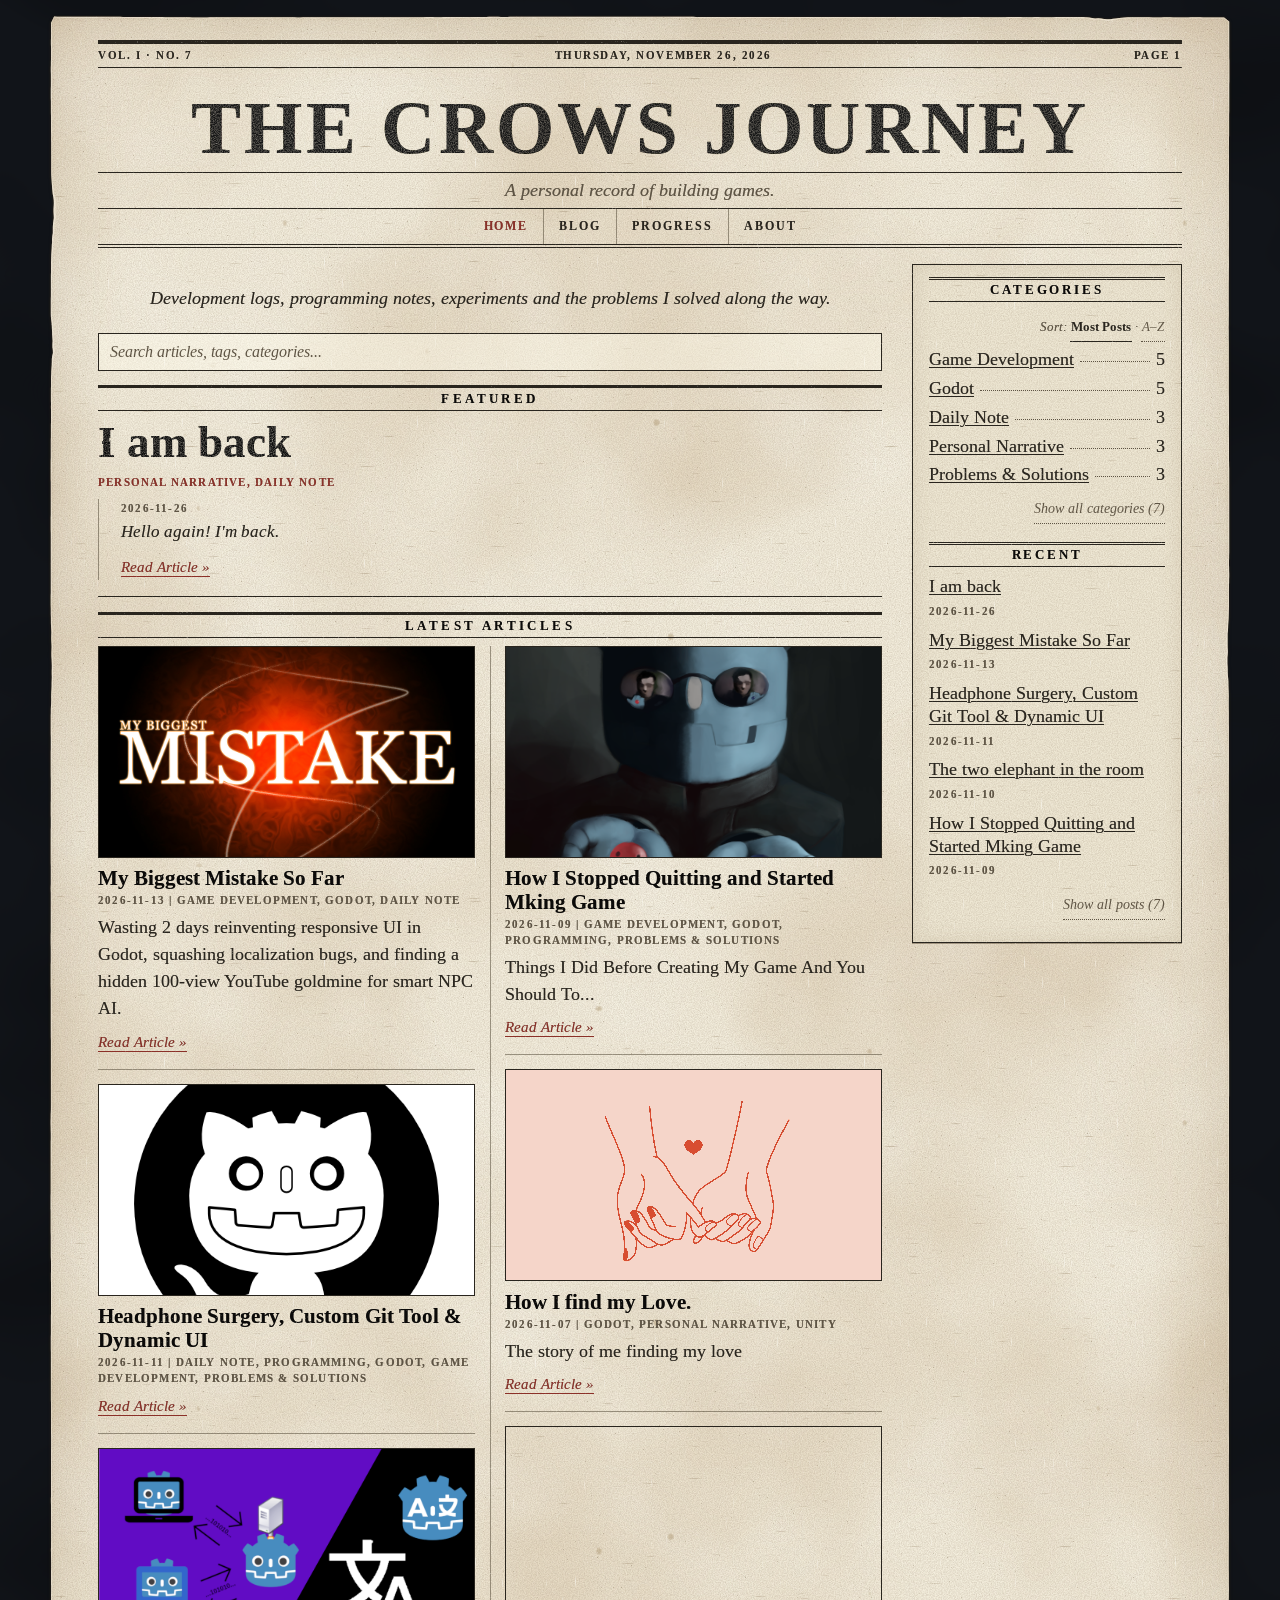
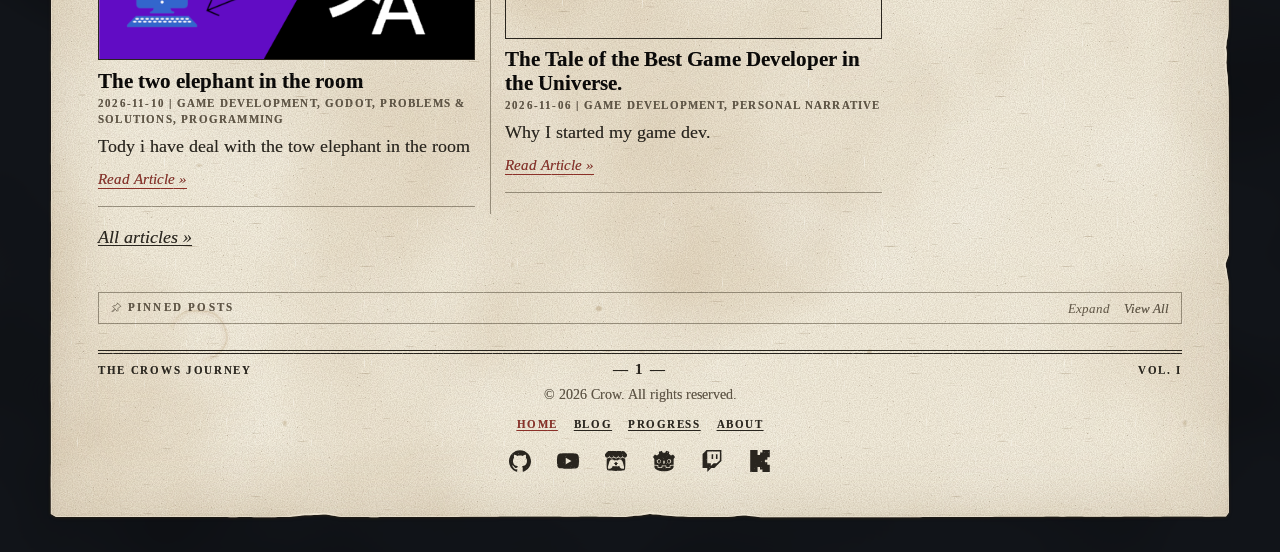
<file: index.html>
<!doctype html><html lang="en"><head><meta charset="utf-8"><meta name="viewport" content="width=device-width,initial-scale=1"><title>The Crows Journey</title><meta name="description" content="Development logs, programming notes and experiments from building games."><link rel="icon" href="data:image/svg+xml,%3Csvg%20xmlns%3D%22http%3A%2F%2Fwww.w3.org%2F2000%2Fsvg%22%20viewBox%3D%220%200%2032%2032%22%3E%3Crect%20width%3D%2232%22%20height%3D%2232%22%20fill%3D%22%23F6F0E0%22%2F%3E%3Cpath%20d%3D%22M5%205h22v22H5z%22%20fill%3D%22none%22%20stroke%3D%22%2329251E%22%20stroke-width%3D%222%22%2F%3E%3Cpath%20d%3D%22M9%2010h14M9%2015h14M9%2020h9%22%20stroke%3D%22%2329251E%22%20stroke-width%3D%222%22%2F%3E%3C%2Fsvg%3E"><link rel="preload" href="/fonts/LiberationSerif-Regular.woff" as="font" type="font/woff" crossorigin><link rel="preload" href="/fonts/LiberationSerif-Bold.woff" as="font" type="font/woff" crossorigin><link rel="stylesheet" href="/style.css?v=6475917e"><link rel="stylesheet" href="/lightbox.css?v=a3bf4f7c"><link rel="stylesheet" href="/pinned.css?v=783418df"></head><body class="site"><a class="skip" href="#main">Skip to the content</a><svg class="defs" width="0" height="0" aria-hidden="true" focusable="false"><defs><filter id="ink" x="-1%" y="-5%" width="102%" height="110%"><feTurbulence type="fractalNoise" baseFrequency=".04 .06" numOctaves="2" seed="3" result="w"/><feDisplacementMap in="SourceGraphic" in2="w" scale="1.7" result="d"/><feTurbulence type="fractalNoise" baseFrequency=".9" numOctaves="2" seed="8" result="g"/><feColorMatrix in="g" type="matrix" values="0 0 0 0 0  0 0 0 0 0  0 0 0 0 0  -.9 0 0 0 1.32" result="a"/><feComposite in="d" in2="a" operator="in"/></filter></defs></svg><div class="sheet"><div class="paper"><header class="mast"><p class="strip"><span>Vol. I &middot; No. 7</span><span>Thursday, November 26, 2026</span><span>Page 1</span></p><h1 class="nameplate">The Crows Journey</h1><p class="sub">A personal record of building games.</p><nav aria-label="Main"><a href="/" aria-current="page">Home</a><a href="/blog/">Blog</a><a href="/progress/">Progress</a><a href="/about/">About</a></nav></header><div class="wrap"><main id="main"><section class="sec body"><p class="intro">Development logs, programming notes, experiments and the problems I solved along the way.</p></section><div class="search" role="search"><input id="q" type="search" placeholder="Search articles, tags, categories..." aria-label="Search articles" autocomplete="off"><button id="x" type="button" hidden>Clear</button></div><div id="results" aria-live="polite"></div><section class="listsec"><h2>Featured</h2><article class="lead" data-cats="[&quot;Personal Narrative&quot;,&quot;Daily Note&quot;]"><h3><a href="/blog/i-am-back/">I am back </a></h3><p class="meta kicker">Personal Narrative, Daily Note</p><div class="leadbody"><div><p class="meta"><time datetime="2026-11-26">2026-11-26</time></p><p class="deck">Hello again! I'm back.</p><a class="more" href="/blog/i-am-back/" aria-label="Read the article: I am back ">Read Article &raquo;</a></div></div></article></section><section class="listsec"><h2>Latest Articles</h2><div class="entries"><article class="entry" data-cats="[&quot;Game Development&quot;,&quot;Godot&quot;,&quot;Daily Note&quot;]"><a class="th" href="/blog/my-bigest-mistek-sofar/" aria-hidden="true" tabindex="-1"><span class="ph"><img class="" src="/images/blog/my-bigest-mistek-sofar/cover-63cde086.jpg" alt="" loading="lazy" decoding="async" width="1000" height="800"></span></a><div><h3><a href="/blog/my-bigest-mistek-sofar/">My Biggest Mistake So Far</a></h3><p class="meta"><time datetime="2026-11-13">2026-11-13</time> | Game Development, Godot, Daily Note</p><p>Wasting 2 days reinventing responsive UI in Godot, squashing localization bugs, and finding a hidden 100-view YouTube goldmine for smart NPC AI.</p><a class="more" href="/blog/my-bigest-mistek-sofar/" aria-label="Read the article: My Biggest Mistake So Far">Read Article &raquo;</a></div></article><article class="entry" data-cats="[&quot;Daily Note&quot;,&quot;Programming&quot;,&quot;Godot&quot;,&quot;Game Development&quot;,&quot;Problems &amp; Solutions&quot;]"><a class="th" href="/blog/post-2/" aria-hidden="true" tabindex="-1"><span class="ph"><img class="" src="/images/blog/post-2/cover-2ff6fc71.png" alt="" loading="lazy" decoding="async" width="512" height="512"></span></a><div><h3><a href="/blog/post-2/">Headphone Surgery, Custom Git Tool &amp;  Dynamic UI</a></h3><p class="meta"><time datetime="2026-11-11">2026-11-11</time> | Daily Note, Programming, Godot, Game Development, Problems &amp; Solutions</p><p></p><a class="more" href="/blog/post-2/" aria-label="Read the article: Headphone Surgery, Custom Git Tool &amp;  Dynamic UI">Read Article &raquo;</a></div></article><article class="entry" data-cats="[&quot;Game Development&quot;,&quot;Godot&quot;,&quot;Problems &amp; Solutions&quot;,&quot;Programming&quot;]"><a class="th" href="/blog/post/" aria-hidden="true" tabindex="-1"><span class="ph"><img class="" src="/images/blog/post/cover-1687a85a.png" alt="" loading="lazy" decoding="async" width="1920" height="1080"></span></a><div><h3><a href="/blog/post/">The two elephant in the room</a></h3><p class="meta"><time datetime="2026-11-10">2026-11-10</time> | Game Development, Godot, Problems &amp; Solutions, Programming</p><p>Tody i have deal with the tow elephant in the room</p><a class="more" href="/blog/post/" aria-label="Read the article: The two elephant in the room">Read Article &raquo;</a></div></article><article class="entry" data-cats="[&quot;Game Development&quot;,&quot;Godot&quot;,&quot;Programming&quot;,&quot;Problems &amp; Solutions&quot;]"><a class="th" href="/blog/set-up-before-making-game/" aria-hidden="true" tabindex="-1"><span class="ph"><img class="" src="/images/blog/set-up-before-making-game/cover-56f077be.png" alt="" loading="lazy" decoding="async" width="1700" height="1700"></span></a><div><h3><a href="/blog/set-up-before-making-game/">How I Stopped Quitting and Started Mking Game</a></h3><p class="meta"><time datetime="2026-11-09">2026-11-09</time> | Game Development, Godot, Programming, Problems &amp; Solutions</p><p>Things I Did Before Creating My Game And You Should To...</p><a class="more" href="/blog/set-up-before-making-game/" aria-label="Read the article: How I Stopped Quitting and Started Mking Game">Read Article &raquo;</a></div></article><article class="entry" data-cats="[&quot;Godot&quot;,&quot;Personal Narrative&quot;,&quot;Unity&quot;]"><a class="th" href="/blog/godot-setup/" aria-hidden="true" tabindex="-1"><span class="ph"><img class="px" src="/images/blog/godot-setup/cover-469770b1.webp" alt="" loading="lazy" decoding="async" width="4800" height="3200"></span></a><div><h3><a href="/blog/godot-setup/">How I find my Love.</a></h3><p class="meta"><time datetime="2026-11-07">2026-11-07</time> | Godot, Personal Narrative, Unity</p><p>The story of me finding my love</p><a class="more" href="/blog/godot-setup/" aria-label="Read the article: How I find my Love.">Read Article &raquo;</a></div></article><article class="entry" data-cats="[&quot;Game Development&quot;,&quot;Personal Narrative&quot;]"><a class="th" href="/blog/starting-game-development/" aria-hidden="true" tabindex="-1"><span class="ph"><img class="px" src="/images/blog/starting-game-development/cover.png" alt="" loading="lazy" decoding="async" width="960" height="540"></span></a><div><h3><a href="/blog/starting-game-development/">The Tale of the Best Game Developer in the Universe.</a></h3><p class="meta"><time datetime="2026-11-06">2026-11-06</time> | Game Development, Personal Narrative</p><p>Why I started my game dev.</p><a class="more" href="/blog/starting-game-development/" aria-label="Read the article: The Tale of the Best Game Developer in the Universe.">Read Article &raquo;</a></div></article></div><p class="allmore"><a href="/blog/">All articles &raquo;</a></p></section></main><aside aria-label="Sidebar"><section><h2 class="ah">Categories</h2><p class="sortby" data-sort-for="fold-cats" role="group" aria-label="Sort categories" hidden>Sort: <button type="button" data-sort="count" aria-pressed="true">Most Posts</button><span aria-hidden="true"> &middot; </span><button type="button" data-sort="az" aria-pressed="false">A&ndash;Z</button></p><ul class="index" id="fold-cats"><li><a data-cat="Game Development" href="/blog/#Game%20Development">Game Development</a><span class="dots" aria-hidden="true"></span><span class="n">5</span></li><li><a data-cat="Godot" href="/blog/#Godot">Godot</a><span class="dots" aria-hidden="true"></span><span class="n">5</span></li><li><a data-cat="Daily Note" href="/blog/#Daily%20Note">Daily Note</a><span class="dots" aria-hidden="true"></span><span class="n">3</span></li><li><a data-cat="Personal Narrative" href="/blog/#Personal%20Narrative">Personal Narrative</a><span class="dots" aria-hidden="true"></span><span class="n">3</span></li><li><a data-cat="Problems &amp; Solutions" href="/blog/#Problems%20%26%20Solutions">Problems &amp; Solutions</a><span class="dots" aria-hidden="true"></span><span class="n">3</span></li><li class="x"><a data-cat="Programming" href="/blog/#Programming">Programming</a><span class="dots" aria-hidden="true"></span><span class="n">3</span></li><li class="x"><a data-cat="Unity" href="/blog/#Unity">Unity</a><span class="dots" aria-hidden="true"></span><span class="n">1</span></li></ul><button type="button" class="fold" data-fold-for="fold-cats" aria-controls="fold-cats" aria-expanded="false" data-more="Show all categories (7)" data-less="Show less" hidden>Show all categories (7)</button></section><section><h2 class="ah">Recent</h2><ul id="fold-recent"><li><a href="/blog/i-am-back/">I am back </a><br><time class="meta" datetime="2026-11-26">2026-11-26</time></li><li><a href="/blog/my-bigest-mistek-sofar/">My Biggest Mistake So Far</a><br><time class="meta" datetime="2026-11-13">2026-11-13</time></li><li><a href="/blog/post-2/">Headphone Surgery, Custom Git Tool &amp;  Dynamic UI</a><br><time class="meta" datetime="2026-11-11">2026-11-11</time></li><li><a href="/blog/post/">The two elephant in the room</a><br><time class="meta" datetime="2026-11-10">2026-11-10</time></li><li><a href="/blog/set-up-before-making-game/">How I Stopped Quitting and Started Mking Game</a><br><time class="meta" datetime="2026-11-09">2026-11-09</time></li><li class="x"><a href="/blog/godot-setup/">How I find my Love.</a><br><time class="meta" datetime="2026-11-07">2026-11-07</time></li><li class="x"><a href="/blog/starting-game-development/">The Tale of the Best Game Developer in the Universe.</a><br><time class="meta" datetime="2026-11-06">2026-11-06</time></li></ul><button type="button" class="fold" data-fold-for="fold-recent" aria-controls="fold-recent" aria-expanded="false" data-more="Show all posts (7)" data-less="Show less" hidden>Show all posts (7)</button></section><script>(function(){document.querySelectorAll('button.fold').forEach(function(b){var l=document.getElementById(b.dataset.foldFor);if(!l)return;l.setAttribute('data-fold','closed');b.hidden=false;b.addEventListener('click',function(){var o=l.getAttribute('data-fold')==='closed';l.setAttribute('data-fold',o?'open':'closed');b.setAttribute('aria-expanded',o);b.textContent=o?b.dataset.less:b.dataset.more;});});document.querySelectorAll('.sortby').forEach(function(bar){var l=document.getElementById(bar.dataset.sortFor);if(!l)return;var orig=Array.prototype.slice.call(l.children).map(function(li,i){return{li:li,i:i,name:li.querySelector('a').textContent,n:parseInt(li.querySelector('.n').textContent,10)||0};}),btns=bar.querySelectorAll('button');bar.hidden=false;function apply(mode){orig.slice().sort(mode==='az'?function(a,b){return a.name.localeCompare(b.name,'en')||a.i-b.i;}:function(a,b){return b.n-a.n||a.name.localeCompare(b.name,'en')||a.i-b.i;}).forEach(function(o,k){o.li.classList.toggle('x',k>=5);l.appendChild(o.li);});btns.forEach(function(x){x.setAttribute('aria-pressed',x.dataset.sort===mode);});}btns.forEach(function(x){x.addEventListener('click',function(){apply(x.dataset.sort);});});});})();</script></aside><section class="listsec pinned" aria-labelledby="pinned-h-home"><div class="pin-hd"><h2 class="pin-h" id="pinned-h-home"><svg class="pin-ic" viewBox="0 0 16 16" width="11" height="11" aria-hidden="true" focusable="false"><path d="M9.6 1.6l4.8 4.8-1.9.8-2.5 2.5.2 2.5-1.2 1.2-2.8-2.8-4 4-.7-.7 4-4L2.7 6.5l1.2-1.2 2.5.2 2.5-2.5z"/></svg><span>Pinned Posts</span></h2><p class="pin-ctl"><button type="button" class="pin-tg" aria-controls="pinned-l-home" aria-expanded="false" aria-label="Show 2 pinned posts" data-more="Expand" data-less="Collapse" data-label-more="Show 2 pinned posts" data-label-less="Hide 2 pinned posts" hidden>Expand</button><a class="pin-all" href="/pinned/" aria-label="View all pinned posts">View All</a></p></div><ul class="pin-list" id="pinned-l-home" hidden><li class="pin-item"><a class="pin-th" href="/blog/godot-setup/" aria-hidden="true" tabindex="-1"><span class="ph"><img class="px" src="/images/blog/godot-setup/cover-469770b1.webp" alt="" loading="lazy" decoding="async" width="4800" height="3200"></span></a><div class="pin-tx"><a class="pin-t" href="/blog/godot-setup/">How I find my Love.</a><time class="meta" datetime="2026-11-07">2026-11-07</time></div></li><li class="pin-item"><a class="pin-th" href="/blog/set-up-before-making-game/" aria-hidden="true" tabindex="-1"><span class="ph"><img class="" src="/images/blog/set-up-before-making-game/cover-56f077be.png" alt="" loading="lazy" decoding="async" width="1700" height="1700"></span></a><div class="pin-tx"><a class="pin-t" href="/blog/set-up-before-making-game/">How I Stopped Quitting and Started Mking Game</a><time class="meta" datetime="2026-11-09">2026-11-09</time></div></li></ul></section><script data-pin-fold>(function(){document.querySelectorAll('section.pinned').forEach(function(s){var b=s.querySelector('button.pin-tg'),l=b&&document.getElementById(b.getAttribute('aria-controls'));if(!l)return;b.hidden=false;b.addEventListener('click',function(){var o=l.hidden;l.hidden=!o;s.classList.toggle('open',o);b.setAttribute('aria-expanded',o?'true':'false');b.textContent=o?b.dataset.less:b.dataset.more;b.setAttribute('aria-label',o?b.dataset.labelLess:b.dataset.labelMore);});});})();</script></div><footer><p class="folio"><span>The Crows Journey</span><span class="pg">&mdash; 1 &mdash;</span><span>Vol. I</span></p><p>© 2026 Crow. All rights reserved.</p><nav class="fnav" aria-label="Footer"><a href="/" aria-current="page">Home</a><a href="/blog/">Blog</a><a href="/progress/">Progress</a><a href="/about/">About</a></nav><ul class="social" aria-label="Social links"><li><a href="https://github.com/iamtwicrow" target="_blank" rel="noopener noreferrer" aria-label="Github (opens in a new tab)" title="Github"><svg class="ico" viewBox="0 0 24 24" aria-hidden="true" focusable="false"><path d="M12 .297c-6.63 0-12 5.373-12 12 0 5.303 3.438 9.8 8.205 11.385.6.113.82-.258.82-.577 0-.285-.01-1.04-.015-2.04-3.338.724-4.042-1.61-4.042-1.61C4.422 18.07 3.633 17.7 3.633 17.7c-1.087-.744.084-.729.084-.729 1.205.084 1.838 1.236 1.838 1.236 1.07 1.835 2.809 1.305 3.495.998.108-.776.417-1.305.76-1.605-2.665-.3-5.466-1.332-5.466-5.93 0-1.31.465-2.38 1.235-3.22-.135-.303-.54-1.523.105-3.176 0 0 1.005-.322 3.3 1.23.96-.267 1.98-.399 3-.405 1.02.006 2.04.138 3 .405 2.28-1.552 3.285-1.23 3.285-1.23.645 1.653.24 2.873.12 3.176.765.84 1.23 1.91 1.23 3.22 0 4.61-2.805 5.625-5.475 5.92.42.36.81 1.096.81 2.22 0 1.606-.015 2.896-.015 3.286 0 .315.21.69.825.57C20.565 22.092 24 17.592 24 12.297c0-6.627-5.373-12-12-12"/></svg></a></li><li><a href="https://www.youtube.com/@twicrow" target="_blank" rel="noopener noreferrer" aria-label="Youtube (opens in a new tab)" title="Youtube"><svg class="ico" viewBox="0 0 24 24" aria-hidden="true" focusable="false"><path d="M23.498 6.186a3.016 3.016 0 0 0-2.122-2.136C19.505 3.545 12 3.545 12 3.545s-7.505 0-9.377.505A3.017 3.017 0 0 0 .502 6.186C0 8.07 0 12 0 12s0 3.93.502 5.814a3.016 3.016 0 0 0 2.122 2.136c1.871.505 9.376.505 9.376.505s7.505 0 9.377-.505a3.015 3.015 0 0 0 2.122-2.136C24 15.93 24 12 24 12s0-3.93-.502-5.814zM9.545 15.568V8.432L15.818 12l-6.273 3.568z"/></svg></a></li><li><a href="https://twicrow.itch.io/" target="_blank" rel="noopener noreferrer" aria-label="Itch (opens in a new tab)" title="Itch"><svg class="ico" viewBox="0 0 24 24" aria-hidden="true" focusable="false"><path d="M3.13 1.338C2.08 1.96.02 4.328 0 4.95v1.03c0 1.303 1.22 2.45 2.325 2.45 1.33 0 2.436-1.102 2.436-2.41 0 1.308 1.07 2.41 2.4 2.41 1.328 0 2.362-1.102 2.362-2.41 0 1.308 1.137 2.41 2.466 2.41h.024c1.33 0 2.466-1.102 2.466-2.41 0 1.308 1.034 2.41 2.363 2.41 1.33 0 2.4-1.102 2.4-2.41 0 1.308 1.106 2.41 2.435 2.41C22.78 8.43 24 7.282 24 5.98V4.95c-.02-.62-2.082-2.99-3.13-3.612-3.253-.114-5.508-.134-8.87-.133-3.362 0-7.945.053-8.87.133zm6.376 6.477a2.74 2.74 0 0 1-.468.602c-.5.49-1.19.795-1.947.795a2.786 2.786 0 0 1-1.95-.795c-.182-.178-.32-.37-.446-.59-.127.222-.303.412-.486.59a2.788 2.788 0 0 1-1.95.795c-.092 0-.187-.025-.264-.052-.107 1.113-.152 2.176-.168 2.95v.005l-.006 1.167c.02 2.334-.23 7.564 1.03 8.85 1.952.454 5.545.662 9.15.663 3.605 0 7.198-.21 9.15-.664 1.26-1.284 1.01-6.514 1.03-8.848l-.006-1.167v-.004c-.016-.775-.06-1.838-.168-2.95-.077.026-.172.052-.263.052a2.788 2.788 0 0 1-1.95-.795c-.184-.178-.36-.368-.486-.59-.127.22-.265.412-.447.59a2.786 2.786 0 0 1-1.95.794c-.76 0-1.446-.303-1.948-.793a2.74 2.74 0 0 1-.468-.602 2.738 2.738 0 0 1-.463.602 2.787 2.787 0 0 1-1.95.794h-.16a2.787 2.787 0 0 1-1.95-.793 2.738 2.738 0 0 1-.464-.602zm-2.004 2.59v.002c.795.002 1.5 0 2.373.953.687-.072 1.406-.108 2.125-.107.72 0 1.438.035 2.125.107.873-.953 1.578-.95 2.372-.953.376 0 1.876 0 2.92 2.934l1.123 4.028c.832 2.995-.266 3.068-1.636 3.07-2.03-.075-3.156-1.55-3.156-3.025-1.124.184-2.436.276-3.748.277-1.312 0-2.624-.093-3.748-.277 0 1.475-1.125 2.95-3.156 3.026-1.37-.004-2.468-.077-1.636-3.072l1.122-4.027c1.045-2.934 2.545-2.934 2.92-2.934zM12 12.714c-.002.002-2.14 1.964-2.523 2.662l1.4-.056v1.22c0 .056.56.033 1.123.007.562.026 1.124.05 1.124-.008v-1.22l1.4.055C14.138 14.677 12 12.713 12 12.713z"/></svg></a></li><li><a href="https://forum.godotengine.org/u/death3666/" target="_blank" rel="noopener noreferrer" aria-label="Godot (opens in a new tab)" title="Godot"><svg class="ico" viewBox="0 0 24 24" aria-hidden="true" focusable="false"><path d="M9.5598.683c-1.096.244-2.1812.5831-3.1983 1.0951.023.8981.081 1.7582.199 2.6323-.395.253-.81.47-1.178.766-.375.288-.7581.564-1.0971.9011-.6781-.448-1.3962-.869-2.1352-1.2411C1.3532 5.6934.608 6.6186 0 7.6546c.458.7411.936 1.4352 1.4521 2.0942h.014v6.3565c.012 0 .023 0 .035.003l3.8963.376c.204.02.364.184.378.3891l.12 1.7201 3.3994.242.234-1.587c.03-.206.207-.358.415-.358h4.1114c.208 0 .385.152.415.358l.234 1.587 3.3993-.242.12-1.72a.4196.4196 0 01.378-.3891l3.8954-.376c.012 0 .023-.003.035-.003v-.5071h.002V9.7498h.014c.516-.659.994-1.3531 1.4521-2.0942-.608-1.036-1.3541-1.9611-2.1512-2.8192-.739.372-1.4571.793-2.1352 1.2411-.339-.337-.721-.613-1.096-.901-.369-.296-.7841-.5131-1.1781-.7661.117-.8741.175-1.7342.199-2.6323-1.0171-.512-2.1012-.851-3.1983-1.095-.438.736-.838 1.533-1.1871 2.3121-.414-.069-.829-.094-1.2461-.099h-.016c-.417.005-.832.03-1.2461.099-.349-.779-.749-1.576-1.1881-2.3121l.001-.001zM6.4765 9.9889c1.2971 0 2.3492 1.0511 2.3492 2.3482s-1.052 2.3482-2.3492 2.3482c-1.296 0-2.3482-1.051-2.3482-2.3482 0-1.297 1.0511-2.3482 2.3482-2.3482zm11.049 0c1.296 0 2.3482 1.0511 2.3482 2.3482s-1.0511 2.3482-2.3482 2.3482-2.3492-1.051-2.3492-2.3482c0-1.297 1.051-2.3482 2.3492-2.3482zm-10.824.9301c-.861 0-1.559.698-1.559 1.5591s.698 1.5582 1.559 1.5582c.8611 0 1.5592-.698 1.5592-1.5582 0-.86-.697-1.559-1.5591-1.559zm10.598 0c-.8611 0-1.5582.698-1.5582 1.5591s.697 1.5582 1.5581 1.5582c.8611 0 1.5592-.698 1.5592-1.5582 0-.86-.697-1.559-1.5592-1.559zm-5.2985.453c.417 0 .757.308.757.6871v2.1622c0 .379-.339.687-.757.687s-.756-.308-.756-.687V12.059c0-.379.339-.687.756-.687zM1.4601 16.9464c.002.377.006.789.006.871 0 3.7014 4.6944 5.4795 10.5269 5.5005h.014c5.8325-.02 10.5259-1.7991 10.5259-5.5004 0-.084.005-.495.007-.871l-3.5023.338-.121 1.729a.421.421 0 01-.389.3901l-4.1814.296a.4203.4203 0 01-.415-.358l-.238-1.6141h-3.3863l-.238 1.6141a.4192.4192 0 01-.4451.357l-4.1513-.296c-.208-.015-.375-.181-.389-.389l-.12-1.7292-3.5044-.337z"/></svg></a></li><li><a href="https://www.twitch.tv/iamtwicrow" target="_blank" rel="noopener noreferrer" aria-label="Twitch (opens in a new tab)" title="Twitch"><svg class="ico" viewBox="0 0 24 24" aria-hidden="true" focusable="false"><path d="M11.571 4.714h1.715v5.143H11.57zm4.715 0H18v5.143h-1.714zM6 0L1.714 4.286v15.428h5.143V24l4.286-4.286h3.428L22.286 12V0zm14.571 11.143l-3.428 3.428h-3.429l-3 3v-3H6.857V1.714h13.714Z"/></svg></a></li><li><a href="https://kick.com/twicrow" target="_blank" rel="noopener noreferrer" aria-label="Kick (opens in a new tab)" title="Kick"><svg class="ico" viewBox="0 0 24 24" aria-hidden="true" focusable="false"><path d="M1.333 0h8v5.333H12V2.667h2.667V0h8v8H20v2.667h-2.667v2.666H20V16h2.667v8h-8v-2.667H12v-2.666H9.333V24h-8Z"/></svg></a></li></ul></footer></div></div><script>(function () {
  var paper = document.querySelector('.sheet > .paper');
  if (!paper || !window.CSS || !CSS.supports || !CSS.supports('clip-path', 'path("M0 0L1 0L1 1Z")')) return;
  var rim = document.createElement('i');
  rim.className = 'rim'; rim.setAttribute('aria-hidden', 'true'); paper.appendChild(rim);
  var MAX_TEAR = 7.2;
  function randomSeed() {
    try { var a = new Uint32Array(1); crypto.getRandomValues(a); return a[0]; }
    catch (e) { return (Math.random() * 4294967296) >>> 0; }
  }
  function prng(a) { // small seeded generator (mulberry32) -> () => 0..1
    return function () {
      a = (a + 0x6D2B79F5) | 0; var t = Math.imul(a ^ (a >>> 15), 1 | a);
      t = (t + Math.imul(t ^ (t >>> 7), 61 | t)) ^ t; return ((t ^ (t >>> 14)) >>> 0) / 4294967296;
    };
  }
  function rnd(i, seed) { // deterministic hash -> 0..1
    var n = (Math.imul(i, 374761393) + Math.imul(seed, 668265263)) | 0;
    n = Math.imul(n ^ (n >>> 13), 1274126177); n ^= n >>> 16;
    return (n >>> 0) / 4294967296;
  }
  function noise(s, seed, wavelength) { // smooth value noise, 0..1
    var x = s / wavelength, i = Math.floor(x), f = x - i, t = f * f * (3 - 2 * f);
    return rnd(i, seed) * (1 - t) + rnd(i + 1, seed) * t;
  }
  var model = null;
  function makeModel(W, H) {
    var R = prng(randomSeed()), len = [W, H, W, H], perim = 2 * (W + H), i, k;
    var edges = [0, 1, 2, 3].map(function () { return { seed: (R() * 4294967296) | 0, ev: [] }; });
    var corner = [0, 1, 2, 3].map(function () { return 2.5 + R() * 3; }); // each corner is cut slightly differently
    function pickEdge() { var r = R() * perim, e = 0; while (e < 3 && r > len[e]) { r -= len[e]; e++; } return e; }
    function add(kind, forced) { // kind 0 = small, 1 = medium, 2 = large
      var e = forced === undefined ? pickEdge() : forced, L = len[e];
      var w = kind === 2 ? 150 + R() * 110 : kind === 1 ? 70 + R() * 60 : 26 + R() * 70;
      w = Math.min(w, L * 0.22);
      var lo = 36 + w / 2, hi = L - 36 - w / 2; if (hi <= lo) return;
      edges[e].ev.push({
        t: (lo + R() * (hi - lo)) / L, // position as a fraction of the edge, random every time
        wl: w * (0.3 + R() * 0.4), wr: w * (0.3 + R() * 0.4), // the two flanks are never symmetric
        d: kind === 2 ? 5.2 + R() * 1.7 : kind === 1 ? 3.4 + R() * 1.6 : 1.6 + R() * 2.6,
        sd: (R() * 4294967296) | 0, lump: 5 + R() * 8
      });
    }
    for (k = 0; k < 4; k++) if (R() < 0.7) add(0, k); // all four edges stay a little imperfect, none is guaranteed a tear
    var small = Math.floor(perim / 1000 * (0.35 + R() * 1.25) + R()); // more small tears, a random number per page
    for (i = 0; i < small; i++) add(0);
    var medium = Math.floor(perim / 2800 * (0.3 + R() * 1.4) + R() * 0.8); // an occasional medium irregularity
    for (i = 0; i < medium; i++) add(1);
    if (R() < 0.2) add(2); // one more noticeable tear on roughly one page in five, never more than one
    for (k = 0; k < 4; k++) edges[k].ev.sort(function (a, b) { return a.t - b.t; });
    return { edges: edges, corner: corner, len: len };
  }
  function tear(s, e, L) { // depth (px) of the torn sections at s px along an edge; 0 elsewhere
    var m = 0;
    for (var i = 0; i < e.ev.length; i++) {
      var v = e.ev[i], c = v.t * L, x = s < c ? (c - s) / v.wl : (s - c) / v.wr;
      if (x >= 1) continue;
      var q = 1 - x * x, env = q * q; // smooth fall-off: the tear melts into the clean edge
      var jag = (0.55 + 0.45 * noise(s, v.sd, 7)) * (0.7 + 0.3 * noise(s, v.sd + 1, v.lump)) * (0.8 + 0.3 * noise(s, v.sd + 2, 3.7));
      var d = v.d * env * jag; if (d > m) m = d;
    }
    return m > MAX_TEAR ? MAX_TEAR : m;
  }
  function bite(s, e, L) { // how far (px) the line sits inside the nominal edge
    return 0.4 + 0.7 * noise(s, e.seed, 260) + 0.35 * noise(s, e.seed + 1, 75) + 0.2 * noise(s, e.seed + 2, 13) + tear(s, e, L);
  }
  function rimWidth(s, e, L) { // the pale fibre rim is thin and uneven, a little wider where the paper is torn
    return 0.8 + 0.5 * noise(s, e.seed + 7, 18) + 1.3 * Math.min(1, tear(s, e, L) / 4.5);
  }
  function outline(W, H, step, inner) {
    var P = [], k = inner ? 1 : 0, c = model.corner, E = model.edges;
    function add(x, y) { P.push(x.toFixed(1) + ' ' + y.toFixed(1)); }
    function b(s, e, L) { return bite(s, E[e], L) + k * rimWidth(s, E[e], L); }
    var x, y;
    for (x = c[0]; x <= W - c[1]; x += step) add(x, b(x, 0, W));
    for (y = c[1]; y <= H - c[2]; y += step) add(W - b(y, 1, H), y);
    for (x = W - c[2]; x >= c[3]; x -= step) add(x, H - b(x, 2, W));
    for (y = H - c[3]; y >= c[0]; y -= step) add(b(y, 3, H), y);
    return 'M' + P.join('L') + 'Z';
  }
  function apply() {
    var W = paper.offsetWidth, H = paper.offsetHeight; if (!W || !H) return;
    if (!model) model = makeModel(W, H);
    var step = H > 6000 ? 5 : 3, outer = outline(W, H, step, false);
    paper.style.clipPath = 'path("' + outer + '")';
    rim.style.clipPath = 'path(evenodd,"' + outer + outline(W, H, step, true) + '")'; // outer line minus the inner line = a thin ring
  }
  var queued = false;
  function schedule() { if (queued) return; queued = true; requestAnimationFrame(function () { queued = false; apply(); }); }
  apply();
  if (window.ResizeObserver) new ResizeObserver(schedule).observe(paper);
  else { addEventListener('resize', schedule); addEventListener('load', schedule); }
})();</script><script>(function () {
  var paper = document.querySelector('.sheet > .paper');
  if (!paper || !document.createElementNS) return;
  var NS = 'http://www.w3.org/2000/svg';
  var AVOID = '.ph,.vbox,.mwrap,.gallery,.compare,figure,iframe,video,img,aside,.note,pre,.scroll';
  function randomSeed() {
    try { var a = new Uint32Array(1); crypto.getRandomValues(a); return a[0]; }
    catch (e) { return (Math.random() * 4294967296) >>> 0; }
  }
  function prng(a) { // small seeded generator (mulberry32) -> () => 0..1
    return function () {
      a = (a + 0x6D2B79F5) | 0; var t = Math.imul(a ^ (a >>> 15), 1 | a);
      t = (t + Math.imul(t ^ (t >>> 7), 61 | t)) ^ t; return ((t ^ (t >>> 14)) >>> 0) / 4294967296;
    };
  }
  var R = prng(randomSeed());
  (function () {
    var s = paper.style, jit = function (c) { return (c + (R() - 0.5) * 16).toFixed(1) + '%'; };
    s.setProperty('--p1', Math.floor(R() * 900) + 'px ' + Math.floor(R() * 900) + 'px');
    s.setProperty('--p2', Math.floor(R() * 700) + 'px ' + Math.floor(R() * 700) + 'px');
    s.setProperty('--p6', Math.floor(R() * 1400) + 'px ' + Math.floor(R() * 1400) + 'px');
    s.setProperty('--ax', jit(11)); s.setProperty('--ay', jit(83)); s.setProperty('--bx', jit(89)); s.setProperty('--by', jit(31));
  })();
  function el(tag, attrs, parent) {
    var n = document.createElementNS(NS, tag);
    for (var k in attrs) n.setAttribute(k, attrs[k]);
    if (parent) parent.appendChild(n); return n;
  }
  function pt(x, y) { return x.toFixed(1) + ' ' + y.toFixed(1); }
  var COFFEE = '128,84,38';
  function wobble(amp) {
    var h = [];
    for (var k = 2; k <= 6; k++) h.push({ k: k, a: amp * R() / k, p: R() * 6.283 });
    return function (t) { var v = 1; for (var i = 0; i < h.length; i++) v += h[i].a * Math.cos(h[i].k * t + h[i].p); return v; };
  }
  function makeRing(g) {
    var r = 17 + R() * 21, ex = R() * 0.13, f = wobble(0.11), I = 0.7 + R() * 0.7; // I = this mark's own subtle intensity
    var full = R() < 0.38, span = full ? 6.283 : 6.283 * (0.5 + R() * 0.42), a0 = R() * 6.283, w = 1.3 + R() * 1.4;
    var ph1 = R() * 6.283, ph2 = R() * 6.283, nseg = full ? 18 : 12 + Math.floor(R() * 4);
    function P(t) { var rr = r * f(t); return [rr * Math.cos(t) * (1 + ex), rr * Math.sin(t) * (1 - ex)]; }
    function arc(t0, t1, n) { var s = [], i; for (i = 0; i <= n; i++) { var p = P(t0 + (t1 - t0) * i / n); s.push(pt(p[0], p[1])); } return s; }
    var halo = el('g', { filter: 'url(#cf-wide)' }, g), edge = el('g', { filter: 'url(#cf-soft)' }, g);
    if (full) el('path', { d: 'M' + arc(0, 6.283, 48).join('L') + 'Z', fill: 'rgba(' + COFFEE + ',' + (0.022 + R() * 0.02) * I + ')' }, halo);
    el('path', { d: 'M' + arc(a0, a0 + span, 48).join('L') + (full ? 'Z' : ''), fill: 'none', stroke: 'rgba(' + COFFEE + ',' + 0.05 * I + ')', 'stroke-width': (w * 3.4).toFixed(1) }, halo);
    for (var i = 0; i < nseg; i++) { // the line is thicker and darker in places, and fades out where an incomplete ring ends
      var t0 = a0 + span * i / nseg, t1 = a0 + span * (i + 1) / nseg, m = (i + 0.5) / nseg;
      var vary = 0.6 + 0.4 * (0.5 + 0.5 * Math.sin(ph1 + m * 9) * Math.cos(ph2 + m * 4.3));
      var taper = full ? 1 : Math.min(1, 0.25 + 3.2 * Math.min(m, 1 - m));
      el('path', { d: 'M' + arc(t0, t1 + 0.02, 4).join('L'), fill: 'none', stroke: 'rgba(' + COFFEE + ',' + Math.min(0.23, 0.19 * I * vary * taper).toFixed(3) + ')', 'stroke-width': (w * (0.75 + 0.5 * vary)).toFixed(2) }, edge);
    }
    if (R() < 0.4) { // a fainter second line just inside, where the liquid dried in stages
      var q = 0.9 - R() * 0.04, s2 = [], j;
      for (j = 0; j <= 36; j++) { var tt = a0 + span * (0.08 + 0.7 * j / 36), pp = P(tt); s2.push(pt(pp[0] * q, pp[1] * q)); }
      el('path', { d: 'M' + s2.join('L'), fill: 'none', stroke: 'rgba(' + COFFEE + ',' + 0.07 * I + ')', 'stroke-width': (w * 0.7).toFixed(2) }, edge);
    }
    return r * 1.25;
  }
  function makeDrop(g, r) {
    var f = wobble(0.34), ex = R() * 0.3, rot = R() * 6.283, I = 0.6 + R() * 0.7, s = [], i, p;
    for (i = 0; i < 16; i++) {
      var t = i / 16 * 6.283, rr = r * f(t);
      var x = rr * Math.cos(t) * (1 + ex), y = rr * Math.sin(t) * (1 - ex);
      s.push(pt(x * Math.cos(rot) - y * Math.sin(rot), x * Math.sin(rot) + y * Math.cos(rot)));
    }
    el('path', { d: 'M' + s.join('L') + 'Z', fill: 'rgba(' + COFFEE + ',' + (0.085 * I).toFixed(3) + ')', stroke: 'rgba(' + COFFEE + ',' + (0.12 * I).toFixed(3) + ')', 'stroke-width': r > 2.6 ? 0.7 : 0.4 }, g);
  }
  function makeDrops(g, n, spread) { // a loose handful, mostly very small
    var items = [];
    for (var i = 0; i < n; i++) {
      var a = R() * 6.283, d = spread * Math.pow(R(), 0.7), r = 1 + Math.pow(R(), 2.2) * 3.6;
      var dg = el('g', { transform: 'translate(' + (d * Math.cos(a)).toFixed(1) + ' ' + (d * Math.sin(a)).toFixed(1) + ')', filter: 'url(#cf-soft)' }, g);
      makeDrop(dg, r); items.push(r);
    }
    return spread + 6;
  }
  var svg = null, marks = [], rects = [];
  function readRects() { // boxes that stains keep clear of, in the paper's own coordinates
    var b = paper.getBoundingClientRect(); rects = [];
    var list = paper.querySelectorAll(AVOID);
    for (var i = 0; i < list.length; i++) {
      var r = list[i].getBoundingClientRect();
      if (r.width > 2 && r.height > 2) rects.push([r.left - b.left, r.top - b.top, r.right - b.left, r.bottom - b.top]);
    }
  }
  function free(x, y, rad, self) {
    for (var i = 0; i < rects.length; i++) { var q = rects[i]; if (x > q[0] - rad - 12 && x < q[2] + rad + 12 && y > q[1] - rad - 12 && y < q[3] + rad + 12) return false; }
    for (var j = 0; j < marks.length; j++) { // never two noticeable marks close together
      var m = marks[j]; if (m === self || !m.shown) continue;
      var dx = x - m.x, dy = y - m.y, need = (self.big && m.big ? 330 : 190) + rad + m.rad;
      if (dx * dx + dy * dy < need * need) return false;
    }
    return true;
  }
  function place(m, W, H, fresh) { // fx/fy are kept as fractions of the sheet, so a resize moves a mark with the page
    var rad = m.rad, i, x, y, edge = rad + 14;
    if (!fresh && m.fx !== undefined) { x = m.fx * W; y = m.fy * H; if (free(x, y, rad, m)) { m.x = x; m.y = y; m.shown = true; return; } }
    for (i = 0; i < 60; i++) {
      x = edge + R() * (W - 2 * edge); y = edge + R() * (H - 2 * edge);
      if (W > 2 * edge && H > 2 * edge && free(x, y, rad, m)) { m.x = x; m.y = y; m.fx = x / W; m.fy = y / H; m.shown = true; return; }
    }
    m.shown = false; m.fx = undefined; // nowhere clear of the pictures: this mark is simply left out
  }
  function build(W, H) {
    svg = el('svg', { 'class': 'stains', 'aria-hidden': 'true', focusable: 'false' });
    var defs = el('defs', {}, svg);
    el('feGaussianBlur', { stdDeviation: '0.45' }, el('filter', { id: 'cf-soft', x: '-25%', y: '-25%', width: '150%', height: '150%' }, defs));
    el('feGaussianBlur', { stdDeviation: '1.7' }, el('filter', { id: 'cf-wide', x: '-30%', y: '-30%', width: '160%', height: '160%' }, defs));
    var scale = W < 520 ? 0.85 : 1, rings, groups, u = R(), cap = 1 + Math.floor(H / 1500), k;
    rings = u < 0.28 ? 0 : u < 0.78 ? 1 : u < 0.96 ? 2 : 3; if (rings > cap) rings = cap; // most pages: one faint ring or none
    u = R(); groups = u < 0.45 ? 0 : u < 0.85 ? 1 : 2;
    function add(kind) {
      var g = el('g', {}, svg), inner = el('g', { transform: 'scale(' + scale + ')' }, g), m = { g: g, big: kind === 'ring', shown: false };
      m.rad = (kind === 'ring' ? makeRing(inner) : makeDrops(inner, 2 + Math.floor(R() * 4), 14 + R() * 20)) * scale;
      var rot = (R() * 360).toFixed(0); m.rot = rot; if (kind === 'ring') inner.setAttribute('transform', 'rotate(' + rot + ') scale(' + scale + ')');
      marks.push(m);
    }
    for (k = 0; k < rings; k++) add('ring');
    for (k = 0; k < groups; k++) add('drops');
    paper.appendChild(svg);
  }
  function apply() {
    var W = paper.offsetWidth, H = paper.offsetHeight; if (!W || !H) return;
    var first = !svg; if (first) build(W, H);
    readRects();
    for (var i = 0; i < marks.length; i++) {
      var m = marks[i]; place(m, W, H, first);
      if (m.shown) { m.g.setAttribute('transform', 'translate(' + m.x.toFixed(1) + ' ' + m.y.toFixed(1) + ')'); m.g.removeAttribute('display'); }
      else m.g.setAttribute('display', 'none');
    }
  }
  var queued = false;
  function schedule() { if (queued) return; queued = true; requestAnimationFrame(function () { queued = false; apply(); }); }
  apply();
  addEventListener('load', schedule);
  if (window.ResizeObserver) new ResizeObserver(schedule).observe(paper); else addEventListener('resize', schedule);
})();</script><script src="/search.js?v=6475917e" data-base="" data-v="6475917e"></script><script src="/lightbox.js?v=a3bf4f7c" defer></script></body></html>
</file>
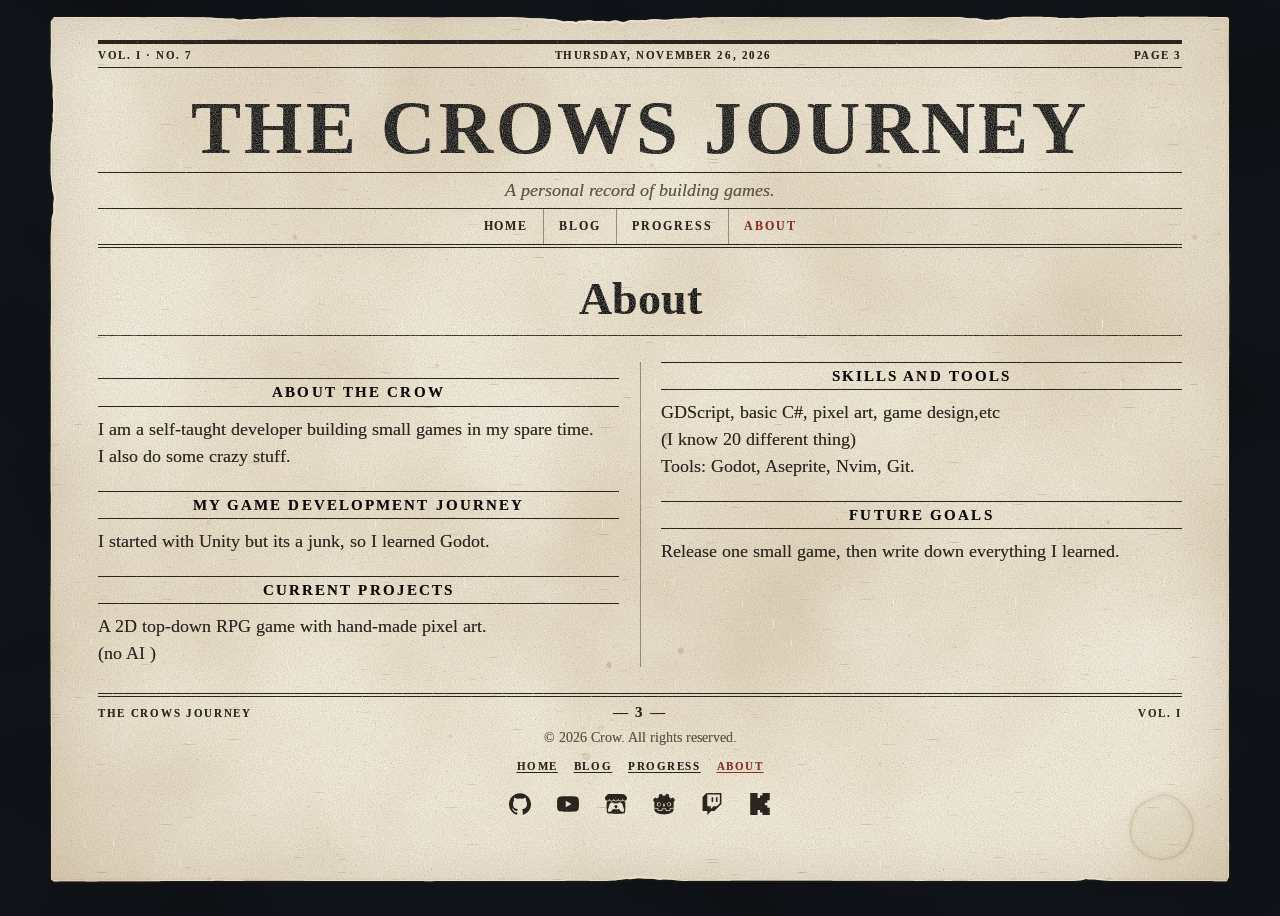
<file: about/index.html>
<!doctype html><html lang="en"><head><meta charset="utf-8"><meta name="viewport" content="width=device-width,initial-scale=1"><title>About | The Crows Journey</title><meta name="description" content="Development logs, programming notes and experiments from building games."><link rel="icon" href="data:image/svg+xml,%3Csvg%20xmlns%3D%22http%3A%2F%2Fwww.w3.org%2F2000%2Fsvg%22%20viewBox%3D%220%200%2032%2032%22%3E%3Crect%20width%3D%2232%22%20height%3D%2232%22%20fill%3D%22%23F6F0E0%22%2F%3E%3Cpath%20d%3D%22M5%205h22v22H5z%22%20fill%3D%22none%22%20stroke%3D%22%2329251E%22%20stroke-width%3D%222%22%2F%3E%3Cpath%20d%3D%22M9%2010h14M9%2015h14M9%2020h9%22%20stroke%3D%22%2329251E%22%20stroke-width%3D%222%22%2F%3E%3C%2Fsvg%3E"><link rel="preload" href="/fonts/LiberationSerif-Regular.woff" as="font" type="font/woff" crossorigin><link rel="preload" href="/fonts/LiberationSerif-Bold.woff" as="font" type="font/woff" crossorigin><link rel="stylesheet" href="/style.css?v=6475917e"><link rel="stylesheet" href="/lightbox.css?v=a3bf4f7c"></head><body class="site"><a class="skip" href="#main">Skip to the content</a><svg class="defs" width="0" height="0" aria-hidden="true" focusable="false"><defs><filter id="ink" x="-1%" y="-5%" width="102%" height="110%"><feTurbulence type="fractalNoise" baseFrequency=".04 .06" numOctaves="2" seed="3" result="w"/><feDisplacementMap in="SourceGraphic" in2="w" scale="1.7" result="d"/><feTurbulence type="fractalNoise" baseFrequency=".9" numOctaves="2" seed="8" result="g"/><feColorMatrix in="g" type="matrix" values="0 0 0 0 0  0 0 0 0 0  0 0 0 0 0  -.9 0 0 0 1.32" result="a"/><feComposite in="d" in2="a" operator="in"/></filter></defs></svg><div class="sheet"><div class="paper"><header class="mast"><p class="strip"><span>Vol. I &middot; No. 7</span><span>Thursday, November 26, 2026</span><span>Page 3</span></p><p class="nameplate"><a href="/">The Crows Journey</a></p><p class="sub">A personal record of building games.</p><nav aria-label="Main"><a href="/">Home</a><a href="/blog/">Blog</a><a href="/progress/">Progress</a><a href="/about/" aria-current="page">About</a></nav></header><div class="wrap one"><main id="main"><h1 class="ptitle">About</h1><div class="body cols"><section class="sec"><h2>About The Crow</h2><p>I am a self-taught developer building small games in my spare time.<br>I also do some crazy stuff.</p></section><section class="sec"><h2>My game development journey</h2><p>I started with  Unity but its a junk, so  I learned Godot.</p></section><section class="sec"><h2>Current projects</h2><p>A 2D top-down RPG game with hand-made pixel art.<br>(no AI )</p></section><section class="sec"><h2>Skills and tools</h2><p>GDScript, basic C#, pixel art, game design,etc<br>(I know 20 different thing)<br>Tools: Godot, Aseprite, Nvim, Git.</p></section><section class="sec"><h2>Future goals</h2><p>Release one small game, then write down everything I learned.</p></section></div></main></div><footer><p class="folio"><span>The Crows Journey</span><span class="pg">&mdash; 3 &mdash;</span><span>Vol. I</span></p><p>© 2026 Crow. All rights reserved.</p><nav class="fnav" aria-label="Footer"><a href="/">Home</a><a href="/blog/">Blog</a><a href="/progress/">Progress</a><a href="/about/" aria-current="page">About</a></nav><ul class="social" aria-label="Social links"><li><a href="https://github.com/iamtwicrow" target="_blank" rel="noopener noreferrer" aria-label="Github (opens in a new tab)" title="Github"><svg class="ico" viewBox="0 0 24 24" aria-hidden="true" focusable="false"><path d="M12 .297c-6.63 0-12 5.373-12 12 0 5.303 3.438 9.8 8.205 11.385.6.113.82-.258.82-.577 0-.285-.01-1.04-.015-2.04-3.338.724-4.042-1.61-4.042-1.61C4.422 18.07 3.633 17.7 3.633 17.7c-1.087-.744.084-.729.084-.729 1.205.084 1.838 1.236 1.838 1.236 1.07 1.835 2.809 1.305 3.495.998.108-.776.417-1.305.76-1.605-2.665-.3-5.466-1.332-5.466-5.93 0-1.31.465-2.38 1.235-3.22-.135-.303-.54-1.523.105-3.176 0 0 1.005-.322 3.3 1.23.96-.267 1.98-.399 3-.405 1.02.006 2.04.138 3 .405 2.28-1.552 3.285-1.23 3.285-1.23.645 1.653.24 2.873.12 3.176.765.84 1.23 1.91 1.23 3.22 0 4.61-2.805 5.625-5.475 5.92.42.36.81 1.096.81 2.22 0 1.606-.015 2.896-.015 3.286 0 .315.21.69.825.57C20.565 22.092 24 17.592 24 12.297c0-6.627-5.373-12-12-12"/></svg></a></li><li><a href="https://www.youtube.com/@twicrow" target="_blank" rel="noopener noreferrer" aria-label="Youtube (opens in a new tab)" title="Youtube"><svg class="ico" viewBox="0 0 24 24" aria-hidden="true" focusable="false"><path d="M23.498 6.186a3.016 3.016 0 0 0-2.122-2.136C19.505 3.545 12 3.545 12 3.545s-7.505 0-9.377.505A3.017 3.017 0 0 0 .502 6.186C0 8.07 0 12 0 12s0 3.93.502 5.814a3.016 3.016 0 0 0 2.122 2.136c1.871.505 9.376.505 9.376.505s7.505 0 9.377-.505a3.015 3.015 0 0 0 2.122-2.136C24 15.93 24 12 24 12s0-3.93-.502-5.814zM9.545 15.568V8.432L15.818 12l-6.273 3.568z"/></svg></a></li><li><a href="https://twicrow.itch.io/" target="_blank" rel="noopener noreferrer" aria-label="Itch (opens in a new tab)" title="Itch"><svg class="ico" viewBox="0 0 24 24" aria-hidden="true" focusable="false"><path d="M3.13 1.338C2.08 1.96.02 4.328 0 4.95v1.03c0 1.303 1.22 2.45 2.325 2.45 1.33 0 2.436-1.102 2.436-2.41 0 1.308 1.07 2.41 2.4 2.41 1.328 0 2.362-1.102 2.362-2.41 0 1.308 1.137 2.41 2.466 2.41h.024c1.33 0 2.466-1.102 2.466-2.41 0 1.308 1.034 2.41 2.363 2.41 1.33 0 2.4-1.102 2.4-2.41 0 1.308 1.106 2.41 2.435 2.41C22.78 8.43 24 7.282 24 5.98V4.95c-.02-.62-2.082-2.99-3.13-3.612-3.253-.114-5.508-.134-8.87-.133-3.362 0-7.945.053-8.87.133zm6.376 6.477a2.74 2.74 0 0 1-.468.602c-.5.49-1.19.795-1.947.795a2.786 2.786 0 0 1-1.95-.795c-.182-.178-.32-.37-.446-.59-.127.222-.303.412-.486.59a2.788 2.788 0 0 1-1.95.795c-.092 0-.187-.025-.264-.052-.107 1.113-.152 2.176-.168 2.95v.005l-.006 1.167c.02 2.334-.23 7.564 1.03 8.85 1.952.454 5.545.662 9.15.663 3.605 0 7.198-.21 9.15-.664 1.26-1.284 1.01-6.514 1.03-8.848l-.006-1.167v-.004c-.016-.775-.06-1.838-.168-2.95-.077.026-.172.052-.263.052a2.788 2.788 0 0 1-1.95-.795c-.184-.178-.36-.368-.486-.59-.127.22-.265.412-.447.59a2.786 2.786 0 0 1-1.95.794c-.76 0-1.446-.303-1.948-.793a2.74 2.74 0 0 1-.468-.602 2.738 2.738 0 0 1-.463.602 2.787 2.787 0 0 1-1.95.794h-.16a2.787 2.787 0 0 1-1.95-.793 2.738 2.738 0 0 1-.464-.602zm-2.004 2.59v.002c.795.002 1.5 0 2.373.953.687-.072 1.406-.108 2.125-.107.72 0 1.438.035 2.125.107.873-.953 1.578-.95 2.372-.953.376 0 1.876 0 2.92 2.934l1.123 4.028c.832 2.995-.266 3.068-1.636 3.07-2.03-.075-3.156-1.55-3.156-3.025-1.124.184-2.436.276-3.748.277-1.312 0-2.624-.093-3.748-.277 0 1.475-1.125 2.95-3.156 3.026-1.37-.004-2.468-.077-1.636-3.072l1.122-4.027c1.045-2.934 2.545-2.934 2.92-2.934zM12 12.714c-.002.002-2.14 1.964-2.523 2.662l1.4-.056v1.22c0 .056.56.033 1.123.007.562.026 1.124.05 1.124-.008v-1.22l1.4.055C14.138 14.677 12 12.713 12 12.713z"/></svg></a></li><li><a href="https://forum.godotengine.org/u/death3666/" target="_blank" rel="noopener noreferrer" aria-label="Godot (opens in a new tab)" title="Godot"><svg class="ico" viewBox="0 0 24 24" aria-hidden="true" focusable="false"><path d="M9.5598.683c-1.096.244-2.1812.5831-3.1983 1.0951.023.8981.081 1.7582.199 2.6323-.395.253-.81.47-1.178.766-.375.288-.7581.564-1.0971.9011-.6781-.448-1.3962-.869-2.1352-1.2411C1.3532 5.6934.608 6.6186 0 7.6546c.458.7411.936 1.4352 1.4521 2.0942h.014v6.3565c.012 0 .023 0 .035.003l3.8963.376c.204.02.364.184.378.3891l.12 1.7201 3.3994.242.234-1.587c.03-.206.207-.358.415-.358h4.1114c.208 0 .385.152.415.358l.234 1.587 3.3993-.242.12-1.72a.4196.4196 0 01.378-.3891l3.8954-.376c.012 0 .023-.003.035-.003v-.5071h.002V9.7498h.014c.516-.659.994-1.3531 1.4521-2.0942-.608-1.036-1.3541-1.9611-2.1512-2.8192-.739.372-1.4571.793-2.1352 1.2411-.339-.337-.721-.613-1.096-.901-.369-.296-.7841-.5131-1.1781-.7661.117-.8741.175-1.7342.199-2.6323-1.0171-.512-2.1012-.851-3.1983-1.095-.438.736-.838 1.533-1.1871 2.3121-.414-.069-.829-.094-1.2461-.099h-.016c-.417.005-.832.03-1.2461.099-.349-.779-.749-1.576-1.1881-2.3121l.001-.001zM6.4765 9.9889c1.2971 0 2.3492 1.0511 2.3492 2.3482s-1.052 2.3482-2.3492 2.3482c-1.296 0-2.3482-1.051-2.3482-2.3482 0-1.297 1.0511-2.3482 2.3482-2.3482zm11.049 0c1.296 0 2.3482 1.0511 2.3482 2.3482s-1.0511 2.3482-2.3482 2.3482-2.3492-1.051-2.3492-2.3482c0-1.297 1.051-2.3482 2.3492-2.3482zm-10.824.9301c-.861 0-1.559.698-1.559 1.5591s.698 1.5582 1.559 1.5582c.8611 0 1.5592-.698 1.5592-1.5582 0-.86-.697-1.559-1.5591-1.559zm10.598 0c-.8611 0-1.5582.698-1.5582 1.5591s.697 1.5582 1.5581 1.5582c.8611 0 1.5592-.698 1.5592-1.5582 0-.86-.697-1.559-1.5592-1.559zm-5.2985.453c.417 0 .757.308.757.6871v2.1622c0 .379-.339.687-.757.687s-.756-.308-.756-.687V12.059c0-.379.339-.687.756-.687zM1.4601 16.9464c.002.377.006.789.006.871 0 3.7014 4.6944 5.4795 10.5269 5.5005h.014c5.8325-.02 10.5259-1.7991 10.5259-5.5004 0-.084.005-.495.007-.871l-3.5023.338-.121 1.729a.421.421 0 01-.389.3901l-4.1814.296a.4203.4203 0 01-.415-.358l-.238-1.6141h-3.3863l-.238 1.6141a.4192.4192 0 01-.4451.357l-4.1513-.296c-.208-.015-.375-.181-.389-.389l-.12-1.7292-3.5044-.337z"/></svg></a></li><li><a href="https://www.twitch.tv/iamtwicrow" target="_blank" rel="noopener noreferrer" aria-label="Twitch (opens in a new tab)" title="Twitch"><svg class="ico" viewBox="0 0 24 24" aria-hidden="true" focusable="false"><path d="M11.571 4.714h1.715v5.143H11.57zm4.715 0H18v5.143h-1.714zM6 0L1.714 4.286v15.428h5.143V24l4.286-4.286h3.428L22.286 12V0zm14.571 11.143l-3.428 3.428h-3.429l-3 3v-3H6.857V1.714h13.714Z"/></svg></a></li><li><a href="https://kick.com/twicrow" target="_blank" rel="noopener noreferrer" aria-label="Kick (opens in a new tab)" title="Kick"><svg class="ico" viewBox="0 0 24 24" aria-hidden="true" focusable="false"><path d="M1.333 0h8v5.333H12V2.667h2.667V0h8v8H20v2.667h-2.667v2.666H20V16h2.667v8h-8v-2.667H12v-2.666H9.333V24h-8Z"/></svg></a></li></ul></footer></div></div><script>(function () {
  var paper = document.querySelector('.sheet > .paper');
  if (!paper || !window.CSS || !CSS.supports || !CSS.supports('clip-path', 'path("M0 0L1 0L1 1Z")')) return;
  var rim = document.createElement('i');
  rim.className = 'rim'; rim.setAttribute('aria-hidden', 'true'); paper.appendChild(rim);
  var MAX_TEAR = 7.2;
  function randomSeed() {
    try { var a = new Uint32Array(1); crypto.getRandomValues(a); return a[0]; }
    catch (e) { return (Math.random() * 4294967296) >>> 0; }
  }
  function prng(a) { // small seeded generator (mulberry32) -> () => 0..1
    return function () {
      a = (a + 0x6D2B79F5) | 0; var t = Math.imul(a ^ (a >>> 15), 1 | a);
      t = (t + Math.imul(t ^ (t >>> 7), 61 | t)) ^ t; return ((t ^ (t >>> 14)) >>> 0) / 4294967296;
    };
  }
  function rnd(i, seed) { // deterministic hash -> 0..1
    var n = (Math.imul(i, 374761393) + Math.imul(seed, 668265263)) | 0;
    n = Math.imul(n ^ (n >>> 13), 1274126177); n ^= n >>> 16;
    return (n >>> 0) / 4294967296;
  }
  function noise(s, seed, wavelength) { // smooth value noise, 0..1
    var x = s / wavelength, i = Math.floor(x), f = x - i, t = f * f * (3 - 2 * f);
    return rnd(i, seed) * (1 - t) + rnd(i + 1, seed) * t;
  }
  var model = null;
  function makeModel(W, H) {
    var R = prng(randomSeed()), len = [W, H, W, H], perim = 2 * (W + H), i, k;
    var edges = [0, 1, 2, 3].map(function () { return { seed: (R() * 4294967296) | 0, ev: [] }; });
    var corner = [0, 1, 2, 3].map(function () { return 2.5 + R() * 3; }); // each corner is cut slightly differently
    function pickEdge() { var r = R() * perim, e = 0; while (e < 3 && r > len[e]) { r -= len[e]; e++; } return e; }
    function add(kind, forced) { // kind 0 = small, 1 = medium, 2 = large
      var e = forced === undefined ? pickEdge() : forced, L = len[e];
      var w = kind === 2 ? 150 + R() * 110 : kind === 1 ? 70 + R() * 60 : 26 + R() * 70;
      w = Math.min(w, L * 0.22);
      var lo = 36 + w / 2, hi = L - 36 - w / 2; if (hi <= lo) return;
      edges[e].ev.push({
        t: (lo + R() * (hi - lo)) / L, // position as a fraction of the edge, random every time
        wl: w * (0.3 + R() * 0.4), wr: w * (0.3 + R() * 0.4), // the two flanks are never symmetric
        d: kind === 2 ? 5.2 + R() * 1.7 : kind === 1 ? 3.4 + R() * 1.6 : 1.6 + R() * 2.6,
        sd: (R() * 4294967296) | 0, lump: 5 + R() * 8
      });
    }
    for (k = 0; k < 4; k++) if (R() < 0.7) add(0, k); // all four edges stay a little imperfect, none is guaranteed a tear
    var small = Math.floor(perim / 1000 * (0.35 + R() * 1.25) + R()); // more small tears, a random number per page
    for (i = 0; i < small; i++) add(0);
    var medium = Math.floor(perim / 2800 * (0.3 + R() * 1.4) + R() * 0.8); // an occasional medium irregularity
    for (i = 0; i < medium; i++) add(1);
    if (R() < 0.2) add(2); // one more noticeable tear on roughly one page in five, never more than one
    for (k = 0; k < 4; k++) edges[k].ev.sort(function (a, b) { return a.t - b.t; });
    return { edges: edges, corner: corner, len: len };
  }
  function tear(s, e, L) { // depth (px) of the torn sections at s px along an edge; 0 elsewhere
    var m = 0;
    for (var i = 0; i < e.ev.length; i++) {
      var v = e.ev[i], c = v.t * L, x = s < c ? (c - s) / v.wl : (s - c) / v.wr;
      if (x >= 1) continue;
      var q = 1 - x * x, env = q * q; // smooth fall-off: the tear melts into the clean edge
      var jag = (0.55 + 0.45 * noise(s, v.sd, 7)) * (0.7 + 0.3 * noise(s, v.sd + 1, v.lump)) * (0.8 + 0.3 * noise(s, v.sd + 2, 3.7));
      var d = v.d * env * jag; if (d > m) m = d;
    }
    return m > MAX_TEAR ? MAX_TEAR : m;
  }
  function bite(s, e, L) { // how far (px) the line sits inside the nominal edge
    return 0.4 + 0.7 * noise(s, e.seed, 260) + 0.35 * noise(s, e.seed + 1, 75) + 0.2 * noise(s, e.seed + 2, 13) + tear(s, e, L);
  }
  function rimWidth(s, e, L) { // the pale fibre rim is thin and uneven, a little wider where the paper is torn
    return 0.8 + 0.5 * noise(s, e.seed + 7, 18) + 1.3 * Math.min(1, tear(s, e, L) / 4.5);
  }
  function outline(W, H, step, inner) {
    var P = [], k = inner ? 1 : 0, c = model.corner, E = model.edges;
    function add(x, y) { P.push(x.toFixed(1) + ' ' + y.toFixed(1)); }
    function b(s, e, L) { return bite(s, E[e], L) + k * rimWidth(s, E[e], L); }
    var x, y;
    for (x = c[0]; x <= W - c[1]; x += step) add(x, b(x, 0, W));
    for (y = c[1]; y <= H - c[2]; y += step) add(W - b(y, 1, H), y);
    for (x = W - c[2]; x >= c[3]; x -= step) add(x, H - b(x, 2, W));
    for (y = H - c[3]; y >= c[0]; y -= step) add(b(y, 3, H), y);
    return 'M' + P.join('L') + 'Z';
  }
  function apply() {
    var W = paper.offsetWidth, H = paper.offsetHeight; if (!W || !H) return;
    if (!model) model = makeModel(W, H);
    var step = H > 6000 ? 5 : 3, outer = outline(W, H, step, false);
    paper.style.clipPath = 'path("' + outer + '")';
    rim.style.clipPath = 'path(evenodd,"' + outer + outline(W, H, step, true) + '")'; // outer line minus the inner line = a thin ring
  }
  var queued = false;
  function schedule() { if (queued) return; queued = true; requestAnimationFrame(function () { queued = false; apply(); }); }
  apply();
  if (window.ResizeObserver) new ResizeObserver(schedule).observe(paper);
  else { addEventListener('resize', schedule); addEventListener('load', schedule); }
})();</script><script>(function () {
  var paper = document.querySelector('.sheet > .paper');
  if (!paper || !document.createElementNS) return;
  var NS = 'http://www.w3.org/2000/svg';
  var AVOID = '.ph,.vbox,.mwrap,.gallery,.compare,figure,iframe,video,img,aside,.note,pre,.scroll';
  function randomSeed() {
    try { var a = new Uint32Array(1); crypto.getRandomValues(a); return a[0]; }
    catch (e) { return (Math.random() * 4294967296) >>> 0; }
  }
  function prng(a) { // small seeded generator (mulberry32) -> () => 0..1
    return function () {
      a = (a + 0x6D2B79F5) | 0; var t = Math.imul(a ^ (a >>> 15), 1 | a);
      t = (t + Math.imul(t ^ (t >>> 7), 61 | t)) ^ t; return ((t ^ (t >>> 14)) >>> 0) / 4294967296;
    };
  }
  var R = prng(randomSeed());
  (function () {
    var s = paper.style, jit = function (c) { return (c + (R() - 0.5) * 16).toFixed(1) + '%'; };
    s.setProperty('--p1', Math.floor(R() * 900) + 'px ' + Math.floor(R() * 900) + 'px');
    s.setProperty('--p2', Math.floor(R() * 700) + 'px ' + Math.floor(R() * 700) + 'px');
    s.setProperty('--p6', Math.floor(R() * 1400) + 'px ' + Math.floor(R() * 1400) + 'px');
    s.setProperty('--ax', jit(11)); s.setProperty('--ay', jit(83)); s.setProperty('--bx', jit(89)); s.setProperty('--by', jit(31));
  })();
  function el(tag, attrs, parent) {
    var n = document.createElementNS(NS, tag);
    for (var k in attrs) n.setAttribute(k, attrs[k]);
    if (parent) parent.appendChild(n); return n;
  }
  function pt(x, y) { return x.toFixed(1) + ' ' + y.toFixed(1); }
  var COFFEE = '128,84,38';
  function wobble(amp) {
    var h = [];
    for (var k = 2; k <= 6; k++) h.push({ k: k, a: amp * R() / k, p: R() * 6.283 });
    return function (t) { var v = 1; for (var i = 0; i < h.length; i++) v += h[i].a * Math.cos(h[i].k * t + h[i].p); return v; };
  }
  function makeRing(g) {
    var r = 17 + R() * 21, ex = R() * 0.13, f = wobble(0.11), I = 0.7 + R() * 0.7; // I = this mark's own subtle intensity
    var full = R() < 0.38, span = full ? 6.283 : 6.283 * (0.5 + R() * 0.42), a0 = R() * 6.283, w = 1.3 + R() * 1.4;
    var ph1 = R() * 6.283, ph2 = R() * 6.283, nseg = full ? 18 : 12 + Math.floor(R() * 4);
    function P(t) { var rr = r * f(t); return [rr * Math.cos(t) * (1 + ex), rr * Math.sin(t) * (1 - ex)]; }
    function arc(t0, t1, n) { var s = [], i; for (i = 0; i <= n; i++) { var p = P(t0 + (t1 - t0) * i / n); s.push(pt(p[0], p[1])); } return s; }
    var halo = el('g', { filter: 'url(#cf-wide)' }, g), edge = el('g', { filter: 'url(#cf-soft)' }, g);
    if (full) el('path', { d: 'M' + arc(0, 6.283, 48).join('L') + 'Z', fill: 'rgba(' + COFFEE + ',' + (0.022 + R() * 0.02) * I + ')' }, halo);
    el('path', { d: 'M' + arc(a0, a0 + span, 48).join('L') + (full ? 'Z' : ''), fill: 'none', stroke: 'rgba(' + COFFEE + ',' + 0.05 * I + ')', 'stroke-width': (w * 3.4).toFixed(1) }, halo);
    for (var i = 0; i < nseg; i++) { // the line is thicker and darker in places, and fades out where an incomplete ring ends
      var t0 = a0 + span * i / nseg, t1 = a0 + span * (i + 1) / nseg, m = (i + 0.5) / nseg;
      var vary = 0.6 + 0.4 * (0.5 + 0.5 * Math.sin(ph1 + m * 9) * Math.cos(ph2 + m * 4.3));
      var taper = full ? 1 : Math.min(1, 0.25 + 3.2 * Math.min(m, 1 - m));
      el('path', { d: 'M' + arc(t0, t1 + 0.02, 4).join('L'), fill: 'none', stroke: 'rgba(' + COFFEE + ',' + Math.min(0.23, 0.19 * I * vary * taper).toFixed(3) + ')', 'stroke-width': (w * (0.75 + 0.5 * vary)).toFixed(2) }, edge);
    }
    if (R() < 0.4) { // a fainter second line just inside, where the liquid dried in stages
      var q = 0.9 - R() * 0.04, s2 = [], j;
      for (j = 0; j <= 36; j++) { var tt = a0 + span * (0.08 + 0.7 * j / 36), pp = P(tt); s2.push(pt(pp[0] * q, pp[1] * q)); }
      el('path', { d: 'M' + s2.join('L'), fill: 'none', stroke: 'rgba(' + COFFEE + ',' + 0.07 * I + ')', 'stroke-width': (w * 0.7).toFixed(2) }, edge);
    }
    return r * 1.25;
  }
  function makeDrop(g, r) {
    var f = wobble(0.34), ex = R() * 0.3, rot = R() * 6.283, I = 0.6 + R() * 0.7, s = [], i, p;
    for (i = 0; i < 16; i++) {
      var t = i / 16 * 6.283, rr = r * f(t);
      var x = rr * Math.cos(t) * (1 + ex), y = rr * Math.sin(t) * (1 - ex);
      s.push(pt(x * Math.cos(rot) - y * Math.sin(rot), x * Math.sin(rot) + y * Math.cos(rot)));
    }
    el('path', { d: 'M' + s.join('L') + 'Z', fill: 'rgba(' + COFFEE + ',' + (0.085 * I).toFixed(3) + ')', stroke: 'rgba(' + COFFEE + ',' + (0.12 * I).toFixed(3) + ')', 'stroke-width': r > 2.6 ? 0.7 : 0.4 }, g);
  }
  function makeDrops(g, n, spread) { // a loose handful, mostly very small
    var items = [];
    for (var i = 0; i < n; i++) {
      var a = R() * 6.283, d = spread * Math.pow(R(), 0.7), r = 1 + Math.pow(R(), 2.2) * 3.6;
      var dg = el('g', { transform: 'translate(' + (d * Math.cos(a)).toFixed(1) + ' ' + (d * Math.sin(a)).toFixed(1) + ')', filter: 'url(#cf-soft)' }, g);
      makeDrop(dg, r); items.push(r);
    }
    return spread + 6;
  }
  var svg = null, marks = [], rects = [];
  function readRects() { // boxes that stains keep clear of, in the paper's own coordinates
    var b = paper.getBoundingClientRect(); rects = [];
    var list = paper.querySelectorAll(AVOID);
    for (var i = 0; i < list.length; i++) {
      var r = list[i].getBoundingClientRect();
      if (r.width > 2 && r.height > 2) rects.push([r.left - b.left, r.top - b.top, r.right - b.left, r.bottom - b.top]);
    }
  }
  function free(x, y, rad, self) {
    for (var i = 0; i < rects.length; i++) { var q = rects[i]; if (x > q[0] - rad - 12 && x < q[2] + rad + 12 && y > q[1] - rad - 12 && y < q[3] + rad + 12) return false; }
    for (var j = 0; j < marks.length; j++) { // never two noticeable marks close together
      var m = marks[j]; if (m === self || !m.shown) continue;
      var dx = x - m.x, dy = y - m.y, need = (self.big && m.big ? 330 : 190) + rad + m.rad;
      if (dx * dx + dy * dy < need * need) return false;
    }
    return true;
  }
  function place(m, W, H, fresh) { // fx/fy are kept as fractions of the sheet, so a resize moves a mark with the page
    var rad = m.rad, i, x, y, edge = rad + 14;
    if (!fresh && m.fx !== undefined) { x = m.fx * W; y = m.fy * H; if (free(x, y, rad, m)) { m.x = x; m.y = y; m.shown = true; return; } }
    for (i = 0; i < 60; i++) {
      x = edge + R() * (W - 2 * edge); y = edge + R() * (H - 2 * edge);
      if (W > 2 * edge && H > 2 * edge && free(x, y, rad, m)) { m.x = x; m.y = y; m.fx = x / W; m.fy = y / H; m.shown = true; return; }
    }
    m.shown = false; m.fx = undefined; // nowhere clear of the pictures: this mark is simply left out
  }
  function build(W, H) {
    svg = el('svg', { 'class': 'stains', 'aria-hidden': 'true', focusable: 'false' });
    var defs = el('defs', {}, svg);
    el('feGaussianBlur', { stdDeviation: '0.45' }, el('filter', { id: 'cf-soft', x: '-25%', y: '-25%', width: '150%', height: '150%' }, defs));
    el('feGaussianBlur', { stdDeviation: '1.7' }, el('filter', { id: 'cf-wide', x: '-30%', y: '-30%', width: '160%', height: '160%' }, defs));
    var scale = W < 520 ? 0.85 : 1, rings, groups, u = R(), cap = 1 + Math.floor(H / 1500), k;
    rings = u < 0.28 ? 0 : u < 0.78 ? 1 : u < 0.96 ? 2 : 3; if (rings > cap) rings = cap; // most pages: one faint ring or none
    u = R(); groups = u < 0.45 ? 0 : u < 0.85 ? 1 : 2;
    function add(kind) {
      var g = el('g', {}, svg), inner = el('g', { transform: 'scale(' + scale + ')' }, g), m = { g: g, big: kind === 'ring', shown: false };
      m.rad = (kind === 'ring' ? makeRing(inner) : makeDrops(inner, 2 + Math.floor(R() * 4), 14 + R() * 20)) * scale;
      var rot = (R() * 360).toFixed(0); m.rot = rot; if (kind === 'ring') inner.setAttribute('transform', 'rotate(' + rot + ') scale(' + scale + ')');
      marks.push(m);
    }
    for (k = 0; k < rings; k++) add('ring');
    for (k = 0; k < groups; k++) add('drops');
    paper.appendChild(svg);
  }
  function apply() {
    var W = paper.offsetWidth, H = paper.offsetHeight; if (!W || !H) return;
    var first = !svg; if (first) build(W, H);
    readRects();
    for (var i = 0; i < marks.length; i++) {
      var m = marks[i]; place(m, W, H, first);
      if (m.shown) { m.g.setAttribute('transform', 'translate(' + m.x.toFixed(1) + ' ' + m.y.toFixed(1) + ')'); m.g.removeAttribute('display'); }
      else m.g.setAttribute('display', 'none');
    }
  }
  var queued = false;
  function schedule() { if (queued) return; queued = true; requestAnimationFrame(function () { queued = false; apply(); }); }
  apply();
  addEventListener('load', schedule);
  if (window.ResizeObserver) new ResizeObserver(schedule).observe(paper); else addEventListener('resize', schedule);
})();</script><script src="/search.js?v=6475917e" data-base="" data-v="6475917e"></script><script src="/lightbox.js?v=a3bf4f7c" defer></script></body></html>
</file>
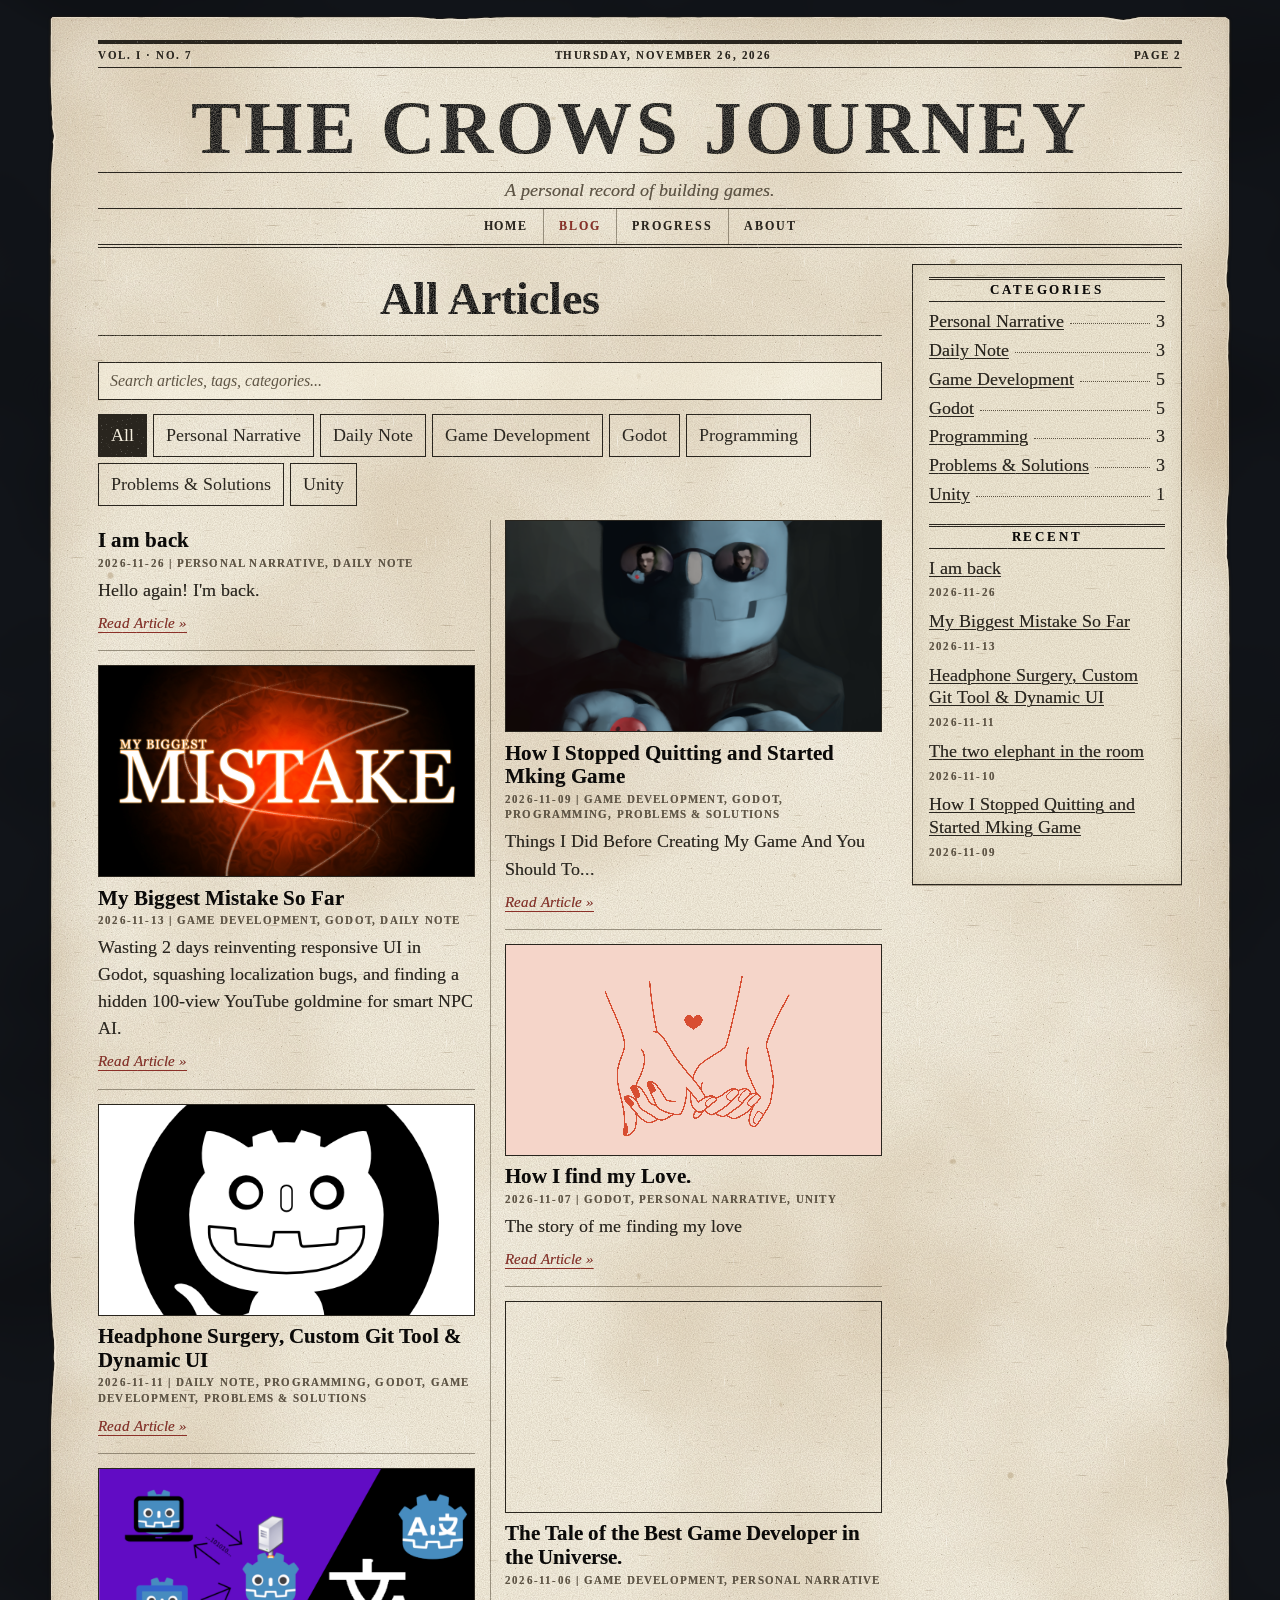
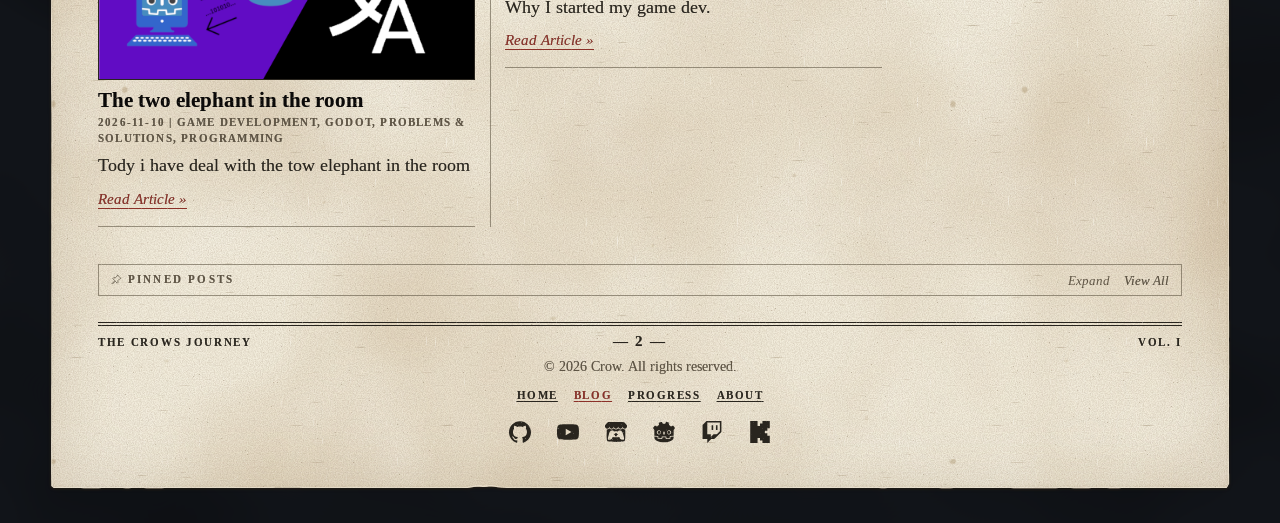
<file: blog/index.html>
<!doctype html><html lang="en"><head><meta charset="utf-8"><meta name="viewport" content="width=device-width,initial-scale=1"><title>Blog | The Crows Journey</title><meta name="description" content="Development logs, programming notes and experiments from building games."><link rel="icon" href="data:image/svg+xml,%3Csvg%20xmlns%3D%22http%3A%2F%2Fwww.w3.org%2F2000%2Fsvg%22%20viewBox%3D%220%200%2032%2032%22%3E%3Crect%20width%3D%2232%22%20height%3D%2232%22%20fill%3D%22%23F6F0E0%22%2F%3E%3Cpath%20d%3D%22M5%205h22v22H5z%22%20fill%3D%22none%22%20stroke%3D%22%2329251E%22%20stroke-width%3D%222%22%2F%3E%3Cpath%20d%3D%22M9%2010h14M9%2015h14M9%2020h9%22%20stroke%3D%22%2329251E%22%20stroke-width%3D%222%22%2F%3E%3C%2Fsvg%3E"><link rel="preload" href="/fonts/LiberationSerif-Regular.woff" as="font" type="font/woff" crossorigin><link rel="preload" href="/fonts/LiberationSerif-Bold.woff" as="font" type="font/woff" crossorigin><link rel="stylesheet" href="/style.css?v=6475917e"><link rel="stylesheet" href="/lightbox.css?v=a3bf4f7c"><link rel="stylesheet" href="/pinned.css?v=783418df"></head><body class="site"><a class="skip" href="#main">Skip to the content</a><svg class="defs" width="0" height="0" aria-hidden="true" focusable="false"><defs><filter id="ink" x="-1%" y="-5%" width="102%" height="110%"><feTurbulence type="fractalNoise" baseFrequency=".04 .06" numOctaves="2" seed="3" result="w"/><feDisplacementMap in="SourceGraphic" in2="w" scale="1.7" result="d"/><feTurbulence type="fractalNoise" baseFrequency=".9" numOctaves="2" seed="8" result="g"/><feColorMatrix in="g" type="matrix" values="0 0 0 0 0  0 0 0 0 0  0 0 0 0 0  -.9 0 0 0 1.32" result="a"/><feComposite in="d" in2="a" operator="in"/></filter></defs></svg><div class="sheet"><div class="paper"><header class="mast"><p class="strip"><span>Vol. I &middot; No. 7</span><span>Thursday, November 26, 2026</span><span>Page 2</span></p><p class="nameplate"><a href="/">The Crows Journey</a></p><p class="sub">A personal record of building games.</p><nav aria-label="Main"><a href="/">Home</a><a href="/blog/" aria-current="page">Blog</a><a href="/progress/">Progress</a><a href="/about/">About</a></nav></header><div class="wrap"><main id="main"><h1 class="ptitle">All Articles</h1><div class="search" role="search"><input id="q" type="search" placeholder="Search articles, tags, categories..." aria-label="Search articles" autocomplete="off"><button id="x" type="button" hidden>Clear</button></div><p class="cats"><button type="button" data-c="">All</button><button type="button" data-c="Personal Narrative">Personal Narrative</button><button type="button" data-c="Daily Note">Daily Note</button><button type="button" data-c="Game Development">Game Development</button><button type="button" data-c="Godot">Godot</button><button type="button" data-c="Programming">Programming</button><button type="button" data-c="Problems &amp; Solutions">Problems &amp; Solutions</button><button type="button" data-c="Unity">Unity</button></p><div id="results" aria-live="polite"></div><div id="list" class="listsec"><div class="entries"><article class="entry nocover" data-cats="[&quot;Personal Narrative&quot;,&quot;Daily Note&quot;]"><div><h3><a href="/blog/i-am-back/">I am back </a></h3><p class="meta"><time datetime="2026-11-26">2026-11-26</time> | Personal Narrative, Daily Note</p><p>Hello again! I'm back.</p><a class="more" href="/blog/i-am-back/" aria-label="Read the article: I am back ">Read Article &raquo;</a></div></article><article class="entry" data-cats="[&quot;Game Development&quot;,&quot;Godot&quot;,&quot;Daily Note&quot;]"><a class="th" href="/blog/my-bigest-mistek-sofar/" aria-hidden="true" tabindex="-1"><span class="ph"><img class="" src="/images/blog/my-bigest-mistek-sofar/cover-63cde086.jpg" alt="" loading="lazy" decoding="async" width="1000" height="800"></span></a><div><h3><a href="/blog/my-bigest-mistek-sofar/">My Biggest Mistake So Far</a></h3><p class="meta"><time datetime="2026-11-13">2026-11-13</time> | Game Development, Godot, Daily Note</p><p>Wasting 2 days reinventing responsive UI in Godot, squashing localization bugs, and finding a hidden 100-view YouTube goldmine for smart NPC AI.</p><a class="more" href="/blog/my-bigest-mistek-sofar/" aria-label="Read the article: My Biggest Mistake So Far">Read Article &raquo;</a></div></article><article class="entry" data-cats="[&quot;Daily Note&quot;,&quot;Programming&quot;,&quot;Godot&quot;,&quot;Game Development&quot;,&quot;Problems &amp; Solutions&quot;]"><a class="th" href="/blog/post-2/" aria-hidden="true" tabindex="-1"><span class="ph"><img class="" src="/images/blog/post-2/cover-2ff6fc71.png" alt="" loading="lazy" decoding="async" width="512" height="512"></span></a><div><h3><a href="/blog/post-2/">Headphone Surgery, Custom Git Tool &amp;  Dynamic UI</a></h3><p class="meta"><time datetime="2026-11-11">2026-11-11</time> | Daily Note, Programming, Godot, Game Development, Problems &amp; Solutions</p><p></p><a class="more" href="/blog/post-2/" aria-label="Read the article: Headphone Surgery, Custom Git Tool &amp;  Dynamic UI">Read Article &raquo;</a></div></article><article class="entry" data-cats="[&quot;Game Development&quot;,&quot;Godot&quot;,&quot;Problems &amp; Solutions&quot;,&quot;Programming&quot;]"><a class="th" href="/blog/post/" aria-hidden="true" tabindex="-1"><span class="ph"><img class="" src="/images/blog/post/cover-1687a85a.png" alt="" loading="lazy" decoding="async" width="1920" height="1080"></span></a><div><h3><a href="/blog/post/">The two elephant in the room</a></h3><p class="meta"><time datetime="2026-11-10">2026-11-10</time> | Game Development, Godot, Problems &amp; Solutions, Programming</p><p>Tody i have deal with the tow elephant in the room</p><a class="more" href="/blog/post/" aria-label="Read the article: The two elephant in the room">Read Article &raquo;</a></div></article><article class="entry" data-cats="[&quot;Game Development&quot;,&quot;Godot&quot;,&quot;Programming&quot;,&quot;Problems &amp; Solutions&quot;]"><a class="th" href="/blog/set-up-before-making-game/" aria-hidden="true" tabindex="-1"><span class="ph"><img class="" src="/images/blog/set-up-before-making-game/cover-56f077be.png" alt="" loading="lazy" decoding="async" width="1700" height="1700"></span></a><div><h3><a href="/blog/set-up-before-making-game/">How I Stopped Quitting and Started Mking Game</a></h3><p class="meta"><time datetime="2026-11-09">2026-11-09</time> | Game Development, Godot, Programming, Problems &amp; Solutions</p><p>Things I Did Before Creating My Game And You Should To...</p><a class="more" href="/blog/set-up-before-making-game/" aria-label="Read the article: How I Stopped Quitting and Started Mking Game">Read Article &raquo;</a></div></article><article class="entry" data-cats="[&quot;Godot&quot;,&quot;Personal Narrative&quot;,&quot;Unity&quot;]"><a class="th" href="/blog/godot-setup/" aria-hidden="true" tabindex="-1"><span class="ph"><img class="px" src="/images/blog/godot-setup/cover-469770b1.webp" alt="" loading="lazy" decoding="async" width="4800" height="3200"></span></a><div><h3><a href="/blog/godot-setup/">How I find my Love.</a></h3><p class="meta"><time datetime="2026-11-07">2026-11-07</time> | Godot, Personal Narrative, Unity</p><p>The story of me finding my love</p><a class="more" href="/blog/godot-setup/" aria-label="Read the article: How I find my Love.">Read Article &raquo;</a></div></article><article class="entry" data-cats="[&quot;Game Development&quot;,&quot;Personal Narrative&quot;]"><a class="th" href="/blog/starting-game-development/" aria-hidden="true" tabindex="-1"><span class="ph"><img class="px" src="/images/blog/starting-game-development/cover.png" alt="" loading="lazy" decoding="async" width="960" height="540"></span></a><div><h3><a href="/blog/starting-game-development/">The Tale of the Best Game Developer in the Universe.</a></h3><p class="meta"><time datetime="2026-11-06">2026-11-06</time> | Game Development, Personal Narrative</p><p>Why I started my game dev.</p><a class="more" href="/blog/starting-game-development/" aria-label="Read the article: The Tale of the Best Game Developer in the Universe.">Read Article &raquo;</a></div></article></div><p id="empty" class="meta" hidden>No articles in this category yet.</p></div></main><aside aria-label="Sidebar"><section><h2 class="ah">Categories</h2><ul class="index"><li><a data-cat="Personal Narrative" href="/blog/#Personal%20Narrative">Personal Narrative</a><span class="dots" aria-hidden="true"></span><span class="n">3</span></li><li><a data-cat="Daily Note" href="/blog/#Daily%20Note">Daily Note</a><span class="dots" aria-hidden="true"></span><span class="n">3</span></li><li><a data-cat="Game Development" href="/blog/#Game%20Development">Game Development</a><span class="dots" aria-hidden="true"></span><span class="n">5</span></li><li><a data-cat="Godot" href="/blog/#Godot">Godot</a><span class="dots" aria-hidden="true"></span><span class="n">5</span></li><li><a data-cat="Programming" href="/blog/#Programming">Programming</a><span class="dots" aria-hidden="true"></span><span class="n">3</span></li><li><a data-cat="Problems &amp; Solutions" href="/blog/#Problems%20%26%20Solutions">Problems &amp; Solutions</a><span class="dots" aria-hidden="true"></span><span class="n">3</span></li><li><a data-cat="Unity" href="/blog/#Unity">Unity</a><span class="dots" aria-hidden="true"></span><span class="n">1</span></li></ul></section><section><h2 class="ah">Recent</h2><ul><li><a href="/blog/i-am-back/">I am back </a><br><time class="meta" datetime="2026-11-26">2026-11-26</time></li><li><a href="/blog/my-bigest-mistek-sofar/">My Biggest Mistake So Far</a><br><time class="meta" datetime="2026-11-13">2026-11-13</time></li><li><a href="/blog/post-2/">Headphone Surgery, Custom Git Tool &amp;  Dynamic UI</a><br><time class="meta" datetime="2026-11-11">2026-11-11</time></li><li><a href="/blog/post/">The two elephant in the room</a><br><time class="meta" datetime="2026-11-10">2026-11-10</time></li><li><a href="/blog/set-up-before-making-game/">How I Stopped Quitting and Started Mking Game</a><br><time class="meta" datetime="2026-11-09">2026-11-09</time></li></ul></section></aside><section class="listsec pinned" aria-labelledby="pinned-h-blog"><div class="pin-hd"><h2 class="pin-h" id="pinned-h-blog"><svg class="pin-ic" viewBox="0 0 16 16" width="11" height="11" aria-hidden="true" focusable="false"><path d="M9.6 1.6l4.8 4.8-1.9.8-2.5 2.5.2 2.5-1.2 1.2-2.8-2.8-4 4-.7-.7 4-4L2.7 6.5l1.2-1.2 2.5.2 2.5-2.5z"/></svg><span>Pinned Posts</span></h2><p class="pin-ctl"><button type="button" class="pin-tg" aria-controls="pinned-l-blog" aria-expanded="false" aria-label="Show 2 pinned posts" data-more="Expand" data-less="Collapse" data-label-more="Show 2 pinned posts" data-label-less="Hide 2 pinned posts" hidden>Expand</button><a class="pin-all" href="/pinned/" aria-label="View all pinned posts">View All</a></p></div><ul class="pin-list" id="pinned-l-blog" hidden><li class="pin-item"><a class="pin-th" href="/blog/godot-setup/" aria-hidden="true" tabindex="-1"><span class="ph"><img class="px" src="/images/blog/godot-setup/cover-469770b1.webp" alt="" loading="lazy" decoding="async" width="4800" height="3200"></span></a><div class="pin-tx"><a class="pin-t" href="/blog/godot-setup/">How I find my Love.</a><time class="meta" datetime="2026-11-07">2026-11-07</time></div></li><li class="pin-item"><a class="pin-th" href="/blog/set-up-before-making-game/" aria-hidden="true" tabindex="-1"><span class="ph"><img class="" src="/images/blog/set-up-before-making-game/cover-56f077be.png" alt="" loading="lazy" decoding="async" width="1700" height="1700"></span></a><div class="pin-tx"><a class="pin-t" href="/blog/set-up-before-making-game/">How I Stopped Quitting and Started Mking Game</a><time class="meta" datetime="2026-11-09">2026-11-09</time></div></li></ul></section><script data-pin-fold>(function(){document.querySelectorAll('section.pinned').forEach(function(s){var b=s.querySelector('button.pin-tg'),l=b&&document.getElementById(b.getAttribute('aria-controls'));if(!l)return;b.hidden=false;b.addEventListener('click',function(){var o=l.hidden;l.hidden=!o;s.classList.toggle('open',o);b.setAttribute('aria-expanded',o?'true':'false');b.textContent=o?b.dataset.less:b.dataset.more;b.setAttribute('aria-label',o?b.dataset.labelLess:b.dataset.labelMore);});});})();</script></div><footer><p class="folio"><span>The Crows Journey</span><span class="pg">&mdash; 2 &mdash;</span><span>Vol. I</span></p><p>© 2026 Crow. All rights reserved.</p><nav class="fnav" aria-label="Footer"><a href="/">Home</a><a href="/blog/" aria-current="page">Blog</a><a href="/progress/">Progress</a><a href="/about/">About</a></nav><ul class="social" aria-label="Social links"><li><a href="https://github.com/iamtwicrow" target="_blank" rel="noopener noreferrer" aria-label="Github (opens in a new tab)" title="Github"><svg class="ico" viewBox="0 0 24 24" aria-hidden="true" focusable="false"><path d="M12 .297c-6.63 0-12 5.373-12 12 0 5.303 3.438 9.8 8.205 11.385.6.113.82-.258.82-.577 0-.285-.01-1.04-.015-2.04-3.338.724-4.042-1.61-4.042-1.61C4.422 18.07 3.633 17.7 3.633 17.7c-1.087-.744.084-.729.084-.729 1.205.084 1.838 1.236 1.838 1.236 1.07 1.835 2.809 1.305 3.495.998.108-.776.417-1.305.76-1.605-2.665-.3-5.466-1.332-5.466-5.93 0-1.31.465-2.38 1.235-3.22-.135-.303-.54-1.523.105-3.176 0 0 1.005-.322 3.3 1.23.96-.267 1.98-.399 3-.405 1.02.006 2.04.138 3 .405 2.28-1.552 3.285-1.23 3.285-1.23.645 1.653.24 2.873.12 3.176.765.84 1.23 1.91 1.23 3.22 0 4.61-2.805 5.625-5.475 5.92.42.36.81 1.096.81 2.22 0 1.606-.015 2.896-.015 3.286 0 .315.21.69.825.57C20.565 22.092 24 17.592 24 12.297c0-6.627-5.373-12-12-12"/></svg></a></li><li><a href="https://www.youtube.com/@twicrow" target="_blank" rel="noopener noreferrer" aria-label="Youtube (opens in a new tab)" title="Youtube"><svg class="ico" viewBox="0 0 24 24" aria-hidden="true" focusable="false"><path d="M23.498 6.186a3.016 3.016 0 0 0-2.122-2.136C19.505 3.545 12 3.545 12 3.545s-7.505 0-9.377.505A3.017 3.017 0 0 0 .502 6.186C0 8.07 0 12 0 12s0 3.93.502 5.814a3.016 3.016 0 0 0 2.122 2.136c1.871.505 9.376.505 9.376.505s7.505 0 9.377-.505a3.015 3.015 0 0 0 2.122-2.136C24 15.93 24 12 24 12s0-3.93-.502-5.814zM9.545 15.568V8.432L15.818 12l-6.273 3.568z"/></svg></a></li><li><a href="https://twicrow.itch.io/" target="_blank" rel="noopener noreferrer" aria-label="Itch (opens in a new tab)" title="Itch"><svg class="ico" viewBox="0 0 24 24" aria-hidden="true" focusable="false"><path d="M3.13 1.338C2.08 1.96.02 4.328 0 4.95v1.03c0 1.303 1.22 2.45 2.325 2.45 1.33 0 2.436-1.102 2.436-2.41 0 1.308 1.07 2.41 2.4 2.41 1.328 0 2.362-1.102 2.362-2.41 0 1.308 1.137 2.41 2.466 2.41h.024c1.33 0 2.466-1.102 2.466-2.41 0 1.308 1.034 2.41 2.363 2.41 1.33 0 2.4-1.102 2.4-2.41 0 1.308 1.106 2.41 2.435 2.41C22.78 8.43 24 7.282 24 5.98V4.95c-.02-.62-2.082-2.99-3.13-3.612-3.253-.114-5.508-.134-8.87-.133-3.362 0-7.945.053-8.87.133zm6.376 6.477a2.74 2.74 0 0 1-.468.602c-.5.49-1.19.795-1.947.795a2.786 2.786 0 0 1-1.95-.795c-.182-.178-.32-.37-.446-.59-.127.222-.303.412-.486.59a2.788 2.788 0 0 1-1.95.795c-.092 0-.187-.025-.264-.052-.107 1.113-.152 2.176-.168 2.95v.005l-.006 1.167c.02 2.334-.23 7.564 1.03 8.85 1.952.454 5.545.662 9.15.663 3.605 0 7.198-.21 9.15-.664 1.26-1.284 1.01-6.514 1.03-8.848l-.006-1.167v-.004c-.016-.775-.06-1.838-.168-2.95-.077.026-.172.052-.263.052a2.788 2.788 0 0 1-1.95-.795c-.184-.178-.36-.368-.486-.59-.127.22-.265.412-.447.59a2.786 2.786 0 0 1-1.95.794c-.76 0-1.446-.303-1.948-.793a2.74 2.74 0 0 1-.468-.602 2.738 2.738 0 0 1-.463.602 2.787 2.787 0 0 1-1.95.794h-.16a2.787 2.787 0 0 1-1.95-.793 2.738 2.738 0 0 1-.464-.602zm-2.004 2.59v.002c.795.002 1.5 0 2.373.953.687-.072 1.406-.108 2.125-.107.72 0 1.438.035 2.125.107.873-.953 1.578-.95 2.372-.953.376 0 1.876 0 2.92 2.934l1.123 4.028c.832 2.995-.266 3.068-1.636 3.07-2.03-.075-3.156-1.55-3.156-3.025-1.124.184-2.436.276-3.748.277-1.312 0-2.624-.093-3.748-.277 0 1.475-1.125 2.95-3.156 3.026-1.37-.004-2.468-.077-1.636-3.072l1.122-4.027c1.045-2.934 2.545-2.934 2.92-2.934zM12 12.714c-.002.002-2.14 1.964-2.523 2.662l1.4-.056v1.22c0 .056.56.033 1.123.007.562.026 1.124.05 1.124-.008v-1.22l1.4.055C14.138 14.677 12 12.713 12 12.713z"/></svg></a></li><li><a href="https://forum.godotengine.org/u/death3666/" target="_blank" rel="noopener noreferrer" aria-label="Godot (opens in a new tab)" title="Godot"><svg class="ico" viewBox="0 0 24 24" aria-hidden="true" focusable="false"><path d="M9.5598.683c-1.096.244-2.1812.5831-3.1983 1.0951.023.8981.081 1.7582.199 2.6323-.395.253-.81.47-1.178.766-.375.288-.7581.564-1.0971.9011-.6781-.448-1.3962-.869-2.1352-1.2411C1.3532 5.6934.608 6.6186 0 7.6546c.458.7411.936 1.4352 1.4521 2.0942h.014v6.3565c.012 0 .023 0 .035.003l3.8963.376c.204.02.364.184.378.3891l.12 1.7201 3.3994.242.234-1.587c.03-.206.207-.358.415-.358h4.1114c.208 0 .385.152.415.358l.234 1.587 3.3993-.242.12-1.72a.4196.4196 0 01.378-.3891l3.8954-.376c.012 0 .023-.003.035-.003v-.5071h.002V9.7498h.014c.516-.659.994-1.3531 1.4521-2.0942-.608-1.036-1.3541-1.9611-2.1512-2.8192-.739.372-1.4571.793-2.1352 1.2411-.339-.337-.721-.613-1.096-.901-.369-.296-.7841-.5131-1.1781-.7661.117-.8741.175-1.7342.199-2.6323-1.0171-.512-2.1012-.851-3.1983-1.095-.438.736-.838 1.533-1.1871 2.3121-.414-.069-.829-.094-1.2461-.099h-.016c-.417.005-.832.03-1.2461.099-.349-.779-.749-1.576-1.1881-2.3121l.001-.001zM6.4765 9.9889c1.2971 0 2.3492 1.0511 2.3492 2.3482s-1.052 2.3482-2.3492 2.3482c-1.296 0-2.3482-1.051-2.3482-2.3482 0-1.297 1.0511-2.3482 2.3482-2.3482zm11.049 0c1.296 0 2.3482 1.0511 2.3482 2.3482s-1.0511 2.3482-2.3482 2.3482-2.3492-1.051-2.3492-2.3482c0-1.297 1.051-2.3482 2.3492-2.3482zm-10.824.9301c-.861 0-1.559.698-1.559 1.5591s.698 1.5582 1.559 1.5582c.8611 0 1.5592-.698 1.5592-1.5582 0-.86-.697-1.559-1.5591-1.559zm10.598 0c-.8611 0-1.5582.698-1.5582 1.5591s.697 1.5582 1.5581 1.5582c.8611 0 1.5592-.698 1.5592-1.5582 0-.86-.697-1.559-1.5592-1.559zm-5.2985.453c.417 0 .757.308.757.6871v2.1622c0 .379-.339.687-.757.687s-.756-.308-.756-.687V12.059c0-.379.339-.687.756-.687zM1.4601 16.9464c.002.377.006.789.006.871 0 3.7014 4.6944 5.4795 10.5269 5.5005h.014c5.8325-.02 10.5259-1.7991 10.5259-5.5004 0-.084.005-.495.007-.871l-3.5023.338-.121 1.729a.421.421 0 01-.389.3901l-4.1814.296a.4203.4203 0 01-.415-.358l-.238-1.6141h-3.3863l-.238 1.6141a.4192.4192 0 01-.4451.357l-4.1513-.296c-.208-.015-.375-.181-.389-.389l-.12-1.7292-3.5044-.337z"/></svg></a></li><li><a href="https://www.twitch.tv/iamtwicrow" target="_blank" rel="noopener noreferrer" aria-label="Twitch (opens in a new tab)" title="Twitch"><svg class="ico" viewBox="0 0 24 24" aria-hidden="true" focusable="false"><path d="M11.571 4.714h1.715v5.143H11.57zm4.715 0H18v5.143h-1.714zM6 0L1.714 4.286v15.428h5.143V24l4.286-4.286h3.428L22.286 12V0zm14.571 11.143l-3.428 3.428h-3.429l-3 3v-3H6.857V1.714h13.714Z"/></svg></a></li><li><a href="https://kick.com/twicrow" target="_blank" rel="noopener noreferrer" aria-label="Kick (opens in a new tab)" title="Kick"><svg class="ico" viewBox="0 0 24 24" aria-hidden="true" focusable="false"><path d="M1.333 0h8v5.333H12V2.667h2.667V0h8v8H20v2.667h-2.667v2.666H20V16h2.667v8h-8v-2.667H12v-2.666H9.333V24h-8Z"/></svg></a></li></ul></footer></div></div><script>(function () {
  var paper = document.querySelector('.sheet > .paper');
  if (!paper || !window.CSS || !CSS.supports || !CSS.supports('clip-path', 'path("M0 0L1 0L1 1Z")')) return;
  var rim = document.createElement('i');
  rim.className = 'rim'; rim.setAttribute('aria-hidden', 'true'); paper.appendChild(rim);
  var MAX_TEAR = 7.2;
  function randomSeed() {
    try { var a = new Uint32Array(1); crypto.getRandomValues(a); return a[0]; }
    catch (e) { return (Math.random() * 4294967296) >>> 0; }
  }
  function prng(a) { // small seeded generator (mulberry32) -> () => 0..1
    return function () {
      a = (a + 0x6D2B79F5) | 0; var t = Math.imul(a ^ (a >>> 15), 1 | a);
      t = (t + Math.imul(t ^ (t >>> 7), 61 | t)) ^ t; return ((t ^ (t >>> 14)) >>> 0) / 4294967296;
    };
  }
  function rnd(i, seed) { // deterministic hash -> 0..1
    var n = (Math.imul(i, 374761393) + Math.imul(seed, 668265263)) | 0;
    n = Math.imul(n ^ (n >>> 13), 1274126177); n ^= n >>> 16;
    return (n >>> 0) / 4294967296;
  }
  function noise(s, seed, wavelength) { // smooth value noise, 0..1
    var x = s / wavelength, i = Math.floor(x), f = x - i, t = f * f * (3 - 2 * f);
    return rnd(i, seed) * (1 - t) + rnd(i + 1, seed) * t;
  }
  var model = null;
  function makeModel(W, H) {
    var R = prng(randomSeed()), len = [W, H, W, H], perim = 2 * (W + H), i, k;
    var edges = [0, 1, 2, 3].map(function () { return { seed: (R() * 4294967296) | 0, ev: [] }; });
    var corner = [0, 1, 2, 3].map(function () { return 2.5 + R() * 3; }); // each corner is cut slightly differently
    function pickEdge() { var r = R() * perim, e = 0; while (e < 3 && r > len[e]) { r -= len[e]; e++; } return e; }
    function add(kind, forced) { // kind 0 = small, 1 = medium, 2 = large
      var e = forced === undefined ? pickEdge() : forced, L = len[e];
      var w = kind === 2 ? 150 + R() * 110 : kind === 1 ? 70 + R() * 60 : 26 + R() * 70;
      w = Math.min(w, L * 0.22);
      var lo = 36 + w / 2, hi = L - 36 - w / 2; if (hi <= lo) return;
      edges[e].ev.push({
        t: (lo + R() * (hi - lo)) / L, // position as a fraction of the edge, random every time
        wl: w * (0.3 + R() * 0.4), wr: w * (0.3 + R() * 0.4), // the two flanks are never symmetric
        d: kind === 2 ? 5.2 + R() * 1.7 : kind === 1 ? 3.4 + R() * 1.6 : 1.6 + R() * 2.6,
        sd: (R() * 4294967296) | 0, lump: 5 + R() * 8
      });
    }
    for (k = 0; k < 4; k++) if (R() < 0.7) add(0, k); // all four edges stay a little imperfect, none is guaranteed a tear
    var small = Math.floor(perim / 1000 * (0.35 + R() * 1.25) + R()); // more small tears, a random number per page
    for (i = 0; i < small; i++) add(0);
    var medium = Math.floor(perim / 2800 * (0.3 + R() * 1.4) + R() * 0.8); // an occasional medium irregularity
    for (i = 0; i < medium; i++) add(1);
    if (R() < 0.2) add(2); // one more noticeable tear on roughly one page in five, never more than one
    for (k = 0; k < 4; k++) edges[k].ev.sort(function (a, b) { return a.t - b.t; });
    return { edges: edges, corner: corner, len: len };
  }
  function tear(s, e, L) { // depth (px) of the torn sections at s px along an edge; 0 elsewhere
    var m = 0;
    for (var i = 0; i < e.ev.length; i++) {
      var v = e.ev[i], c = v.t * L, x = s < c ? (c - s) / v.wl : (s - c) / v.wr;
      if (x >= 1) continue;
      var q = 1 - x * x, env = q * q; // smooth fall-off: the tear melts into the clean edge
      var jag = (0.55 + 0.45 * noise(s, v.sd, 7)) * (0.7 + 0.3 * noise(s, v.sd + 1, v.lump)) * (0.8 + 0.3 * noise(s, v.sd + 2, 3.7));
      var d = v.d * env * jag; if (d > m) m = d;
    }
    return m > MAX_TEAR ? MAX_TEAR : m;
  }
  function bite(s, e, L) { // how far (px) the line sits inside the nominal edge
    return 0.4 + 0.7 * noise(s, e.seed, 260) + 0.35 * noise(s, e.seed + 1, 75) + 0.2 * noise(s, e.seed + 2, 13) + tear(s, e, L);
  }
  function rimWidth(s, e, L) { // the pale fibre rim is thin and uneven, a little wider where the paper is torn
    return 0.8 + 0.5 * noise(s, e.seed + 7, 18) + 1.3 * Math.min(1, tear(s, e, L) / 4.5);
  }
  function outline(W, H, step, inner) {
    var P = [], k = inner ? 1 : 0, c = model.corner, E = model.edges;
    function add(x, y) { P.push(x.toFixed(1) + ' ' + y.toFixed(1)); }
    function b(s, e, L) { return bite(s, E[e], L) + k * rimWidth(s, E[e], L); }
    var x, y;
    for (x = c[0]; x <= W - c[1]; x += step) add(x, b(x, 0, W));
    for (y = c[1]; y <= H - c[2]; y += step) add(W - b(y, 1, H), y);
    for (x = W - c[2]; x >= c[3]; x -= step) add(x, H - b(x, 2, W));
    for (y = H - c[3]; y >= c[0]; y -= step) add(b(y, 3, H), y);
    return 'M' + P.join('L') + 'Z';
  }
  function apply() {
    var W = paper.offsetWidth, H = paper.offsetHeight; if (!W || !H) return;
    if (!model) model = makeModel(W, H);
    var step = H > 6000 ? 5 : 3, outer = outline(W, H, step, false);
    paper.style.clipPath = 'path("' + outer + '")';
    rim.style.clipPath = 'path(evenodd,"' + outer + outline(W, H, step, true) + '")'; // outer line minus the inner line = a thin ring
  }
  var queued = false;
  function schedule() { if (queued) return; queued = true; requestAnimationFrame(function () { queued = false; apply(); }); }
  apply();
  if (window.ResizeObserver) new ResizeObserver(schedule).observe(paper);
  else { addEventListener('resize', schedule); addEventListener('load', schedule); }
})();</script><script>(function () {
  var paper = document.querySelector('.sheet > .paper');
  if (!paper || !document.createElementNS) return;
  var NS = 'http://www.w3.org/2000/svg';
  var AVOID = '.ph,.vbox,.mwrap,.gallery,.compare,figure,iframe,video,img,aside,.note,pre,.scroll';
  function randomSeed() {
    try { var a = new Uint32Array(1); crypto.getRandomValues(a); return a[0]; }
    catch (e) { return (Math.random() * 4294967296) >>> 0; }
  }
  function prng(a) { // small seeded generator (mulberry32) -> () => 0..1
    return function () {
      a = (a + 0x6D2B79F5) | 0; var t = Math.imul(a ^ (a >>> 15), 1 | a);
      t = (t + Math.imul(t ^ (t >>> 7), 61 | t)) ^ t; return ((t ^ (t >>> 14)) >>> 0) / 4294967296;
    };
  }
  var R = prng(randomSeed());
  (function () {
    var s = paper.style, jit = function (c) { return (c + (R() - 0.5) * 16).toFixed(1) + '%'; };
    s.setProperty('--p1', Math.floor(R() * 900) + 'px ' + Math.floor(R() * 900) + 'px');
    s.setProperty('--p2', Math.floor(R() * 700) + 'px ' + Math.floor(R() * 700) + 'px');
    s.setProperty('--p6', Math.floor(R() * 1400) + 'px ' + Math.floor(R() * 1400) + 'px');
    s.setProperty('--ax', jit(11)); s.setProperty('--ay', jit(83)); s.setProperty('--bx', jit(89)); s.setProperty('--by', jit(31));
  })();
  function el(tag, attrs, parent) {
    var n = document.createElementNS(NS, tag);
    for (var k in attrs) n.setAttribute(k, attrs[k]);
    if (parent) parent.appendChild(n); return n;
  }
  function pt(x, y) { return x.toFixed(1) + ' ' + y.toFixed(1); }
  var COFFEE = '128,84,38';
  function wobble(amp) {
    var h = [];
    for (var k = 2; k <= 6; k++) h.push({ k: k, a: amp * R() / k, p: R() * 6.283 });
    return function (t) { var v = 1; for (var i = 0; i < h.length; i++) v += h[i].a * Math.cos(h[i].k * t + h[i].p); return v; };
  }
  function makeRing(g) {
    var r = 17 + R() * 21, ex = R() * 0.13, f = wobble(0.11), I = 0.7 + R() * 0.7; // I = this mark's own subtle intensity
    var full = R() < 0.38, span = full ? 6.283 : 6.283 * (0.5 + R() * 0.42), a0 = R() * 6.283, w = 1.3 + R() * 1.4;
    var ph1 = R() * 6.283, ph2 = R() * 6.283, nseg = full ? 18 : 12 + Math.floor(R() * 4);
    function P(t) { var rr = r * f(t); return [rr * Math.cos(t) * (1 + ex), rr * Math.sin(t) * (1 - ex)]; }
    function arc(t0, t1, n) { var s = [], i; for (i = 0; i <= n; i++) { var p = P(t0 + (t1 - t0) * i / n); s.push(pt(p[0], p[1])); } return s; }
    var halo = el('g', { filter: 'url(#cf-wide)' }, g), edge = el('g', { filter: 'url(#cf-soft)' }, g);
    if (full) el('path', { d: 'M' + arc(0, 6.283, 48).join('L') + 'Z', fill: 'rgba(' + COFFEE + ',' + (0.022 + R() * 0.02) * I + ')' }, halo);
    el('path', { d: 'M' + arc(a0, a0 + span, 48).join('L') + (full ? 'Z' : ''), fill: 'none', stroke: 'rgba(' + COFFEE + ',' + 0.05 * I + ')', 'stroke-width': (w * 3.4).toFixed(1) }, halo);
    for (var i = 0; i < nseg; i++) { // the line is thicker and darker in places, and fades out where an incomplete ring ends
      var t0 = a0 + span * i / nseg, t1 = a0 + span * (i + 1) / nseg, m = (i + 0.5) / nseg;
      var vary = 0.6 + 0.4 * (0.5 + 0.5 * Math.sin(ph1 + m * 9) * Math.cos(ph2 + m * 4.3));
      var taper = full ? 1 : Math.min(1, 0.25 + 3.2 * Math.min(m, 1 - m));
      el('path', { d: 'M' + arc(t0, t1 + 0.02, 4).join('L'), fill: 'none', stroke: 'rgba(' + COFFEE + ',' + Math.min(0.23, 0.19 * I * vary * taper).toFixed(3) + ')', 'stroke-width': (w * (0.75 + 0.5 * vary)).toFixed(2) }, edge);
    }
    if (R() < 0.4) { // a fainter second line just inside, where the liquid dried in stages
      var q = 0.9 - R() * 0.04, s2 = [], j;
      for (j = 0; j <= 36; j++) { var tt = a0 + span * (0.08 + 0.7 * j / 36), pp = P(tt); s2.push(pt(pp[0] * q, pp[1] * q)); }
      el('path', { d: 'M' + s2.join('L'), fill: 'none', stroke: 'rgba(' + COFFEE + ',' + 0.07 * I + ')', 'stroke-width': (w * 0.7).toFixed(2) }, edge);
    }
    return r * 1.25;
  }
  function makeDrop(g, r) {
    var f = wobble(0.34), ex = R() * 0.3, rot = R() * 6.283, I = 0.6 + R() * 0.7, s = [], i, p;
    for (i = 0; i < 16; i++) {
      var t = i / 16 * 6.283, rr = r * f(t);
      var x = rr * Math.cos(t) * (1 + ex), y = rr * Math.sin(t) * (1 - ex);
      s.push(pt(x * Math.cos(rot) - y * Math.sin(rot), x * Math.sin(rot) + y * Math.cos(rot)));
    }
    el('path', { d: 'M' + s.join('L') + 'Z', fill: 'rgba(' + COFFEE + ',' + (0.085 * I).toFixed(3) + ')', stroke: 'rgba(' + COFFEE + ',' + (0.12 * I).toFixed(3) + ')', 'stroke-width': r > 2.6 ? 0.7 : 0.4 }, g);
  }
  function makeDrops(g, n, spread) { // a loose handful, mostly very small
    var items = [];
    for (var i = 0; i < n; i++) {
      var a = R() * 6.283, d = spread * Math.pow(R(), 0.7), r = 1 + Math.pow(R(), 2.2) * 3.6;
      var dg = el('g', { transform: 'translate(' + (d * Math.cos(a)).toFixed(1) + ' ' + (d * Math.sin(a)).toFixed(1) + ')', filter: 'url(#cf-soft)' }, g);
      makeDrop(dg, r); items.push(r);
    }
    return spread + 6;
  }
  var svg = null, marks = [], rects = [];
  function readRects() { // boxes that stains keep clear of, in the paper's own coordinates
    var b = paper.getBoundingClientRect(); rects = [];
    var list = paper.querySelectorAll(AVOID);
    for (var i = 0; i < list.length; i++) {
      var r = list[i].getBoundingClientRect();
      if (r.width > 2 && r.height > 2) rects.push([r.left - b.left, r.top - b.top, r.right - b.left, r.bottom - b.top]);
    }
  }
  function free(x, y, rad, self) {
    for (var i = 0; i < rects.length; i++) { var q = rects[i]; if (x > q[0] - rad - 12 && x < q[2] + rad + 12 && y > q[1] - rad - 12 && y < q[3] + rad + 12) return false; }
    for (var j = 0; j < marks.length; j++) { // never two noticeable marks close together
      var m = marks[j]; if (m === self || !m.shown) continue;
      var dx = x - m.x, dy = y - m.y, need = (self.big && m.big ? 330 : 190) + rad + m.rad;
      if (dx * dx + dy * dy < need * need) return false;
    }
    return true;
  }
  function place(m, W, H, fresh) { // fx/fy are kept as fractions of the sheet, so a resize moves a mark with the page
    var rad = m.rad, i, x, y, edge = rad + 14;
    if (!fresh && m.fx !== undefined) { x = m.fx * W; y = m.fy * H; if (free(x, y, rad, m)) { m.x = x; m.y = y; m.shown = true; return; } }
    for (i = 0; i < 60; i++) {
      x = edge + R() * (W - 2 * edge); y = edge + R() * (H - 2 * edge);
      if (W > 2 * edge && H > 2 * edge && free(x, y, rad, m)) { m.x = x; m.y = y; m.fx = x / W; m.fy = y / H; m.shown = true; return; }
    }
    m.shown = false; m.fx = undefined; // nowhere clear of the pictures: this mark is simply left out
  }
  function build(W, H) {
    svg = el('svg', { 'class': 'stains', 'aria-hidden': 'true', focusable: 'false' });
    var defs = el('defs', {}, svg);
    el('feGaussianBlur', { stdDeviation: '0.45' }, el('filter', { id: 'cf-soft', x: '-25%', y: '-25%', width: '150%', height: '150%' }, defs));
    el('feGaussianBlur', { stdDeviation: '1.7' }, el('filter', { id: 'cf-wide', x: '-30%', y: '-30%', width: '160%', height: '160%' }, defs));
    var scale = W < 520 ? 0.85 : 1, rings, groups, u = R(), cap = 1 + Math.floor(H / 1500), k;
    rings = u < 0.28 ? 0 : u < 0.78 ? 1 : u < 0.96 ? 2 : 3; if (rings > cap) rings = cap; // most pages: one faint ring or none
    u = R(); groups = u < 0.45 ? 0 : u < 0.85 ? 1 : 2;
    function add(kind) {
      var g = el('g', {}, svg), inner = el('g', { transform: 'scale(' + scale + ')' }, g), m = { g: g, big: kind === 'ring', shown: false };
      m.rad = (kind === 'ring' ? makeRing(inner) : makeDrops(inner, 2 + Math.floor(R() * 4), 14 + R() * 20)) * scale;
      var rot = (R() * 360).toFixed(0); m.rot = rot; if (kind === 'ring') inner.setAttribute('transform', 'rotate(' + rot + ') scale(' + scale + ')');
      marks.push(m);
    }
    for (k = 0; k < rings; k++) add('ring');
    for (k = 0; k < groups; k++) add('drops');
    paper.appendChild(svg);
  }
  function apply() {
    var W = paper.offsetWidth, H = paper.offsetHeight; if (!W || !H) return;
    var first = !svg; if (first) build(W, H);
    readRects();
    for (var i = 0; i < marks.length; i++) {
      var m = marks[i]; place(m, W, H, first);
      if (m.shown) { m.g.setAttribute('transform', 'translate(' + m.x.toFixed(1) + ' ' + m.y.toFixed(1) + ')'); m.g.removeAttribute('display'); }
      else m.g.setAttribute('display', 'none');
    }
  }
  var queued = false;
  function schedule() { if (queued) return; queued = true; requestAnimationFrame(function () { queued = false; apply(); }); }
  apply();
  addEventListener('load', schedule);
  if (window.ResizeObserver) new ResizeObserver(schedule).observe(paper); else addEventListener('resize', schedule);
})();</script><script src="/search.js?v=6475917e" data-base="" data-v="6475917e"></script><script src="/lightbox.js?v=a3bf4f7c" defer></script></body></html>
</file>
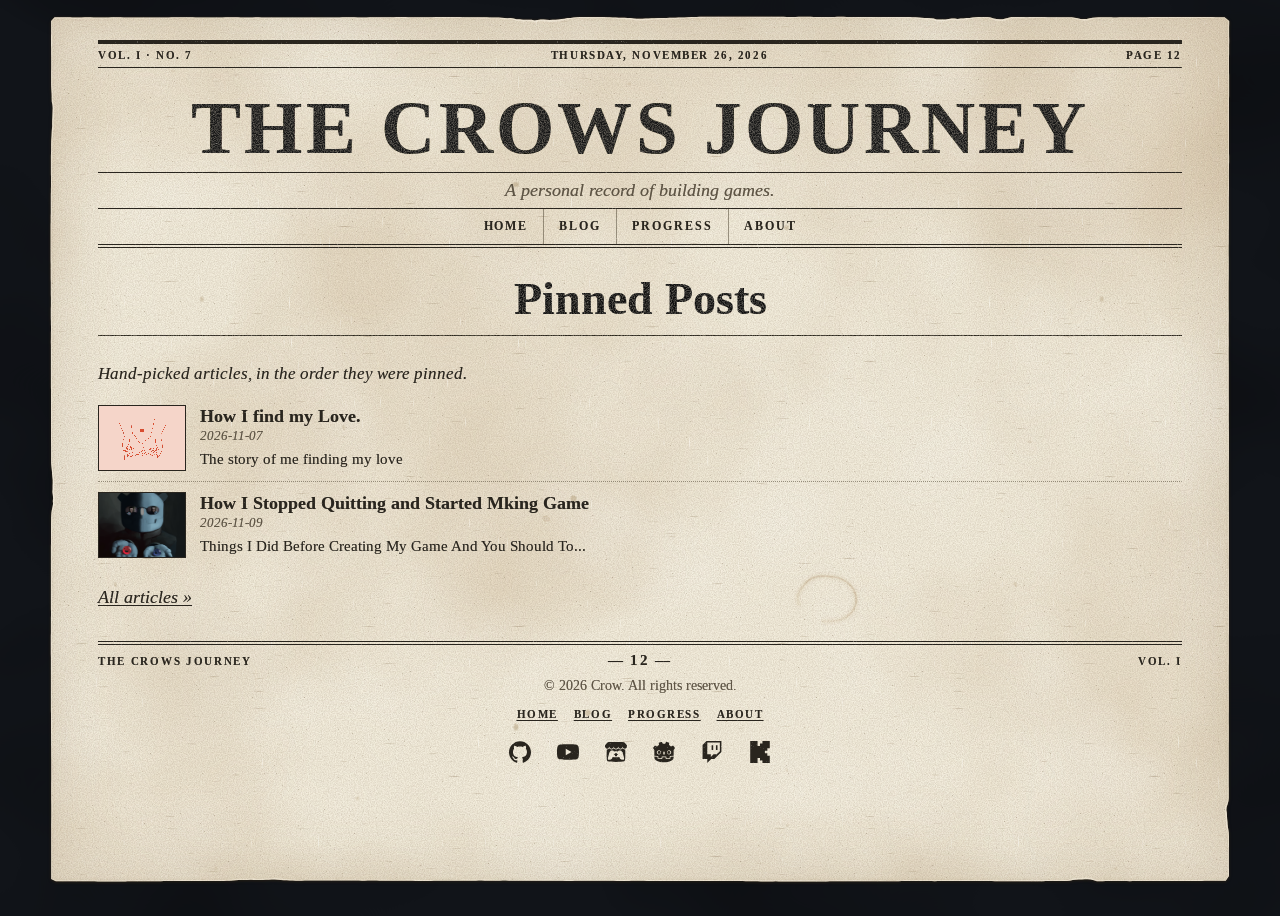
<file: pinned/index.html>
<!doctype html><html lang="en"><head><meta charset="utf-8"><meta name="viewport" content="width=device-width,initial-scale=1"><title>Pinned Posts | The Crows Journey</title><meta name="description" content="Hand-picked articles from The Crows Journey."><link rel="icon" href="data:image/svg+xml,%3Csvg%20xmlns%3D%22http%3A%2F%2Fwww.w3.org%2F2000%2Fsvg%22%20viewBox%3D%220%200%2032%2032%22%3E%3Crect%20width%3D%2232%22%20height%3D%2232%22%20fill%3D%22%23F6F0E0%22%2F%3E%3Cpath%20d%3D%22M5%205h22v22H5z%22%20fill%3D%22none%22%20stroke%3D%22%2329251E%22%20stroke-width%3D%222%22%2F%3E%3Cpath%20d%3D%22M9%2010h14M9%2015h14M9%2020h9%22%20stroke%3D%22%2329251E%22%20stroke-width%3D%222%22%2F%3E%3C%2Fsvg%3E"><link rel="preload" href="/fonts/LiberationSerif-Regular.woff" as="font" type="font/woff" crossorigin><link rel="preload" href="/fonts/LiberationSerif-Bold.woff" as="font" type="font/woff" crossorigin><link rel="stylesheet" href="/style.css?v=6475917e"><link rel="stylesheet" href="/lightbox.css?v=a3bf4f7c"><link rel="stylesheet" href="/pinned.css?v=783418df"></head><body class="site"><a class="skip" href="#main">Skip to the content</a><svg class="defs" width="0" height="0" aria-hidden="true" focusable="false"><defs><filter id="ink" x="-1%" y="-5%" width="102%" height="110%"><feTurbulence type="fractalNoise" baseFrequency=".04 .06" numOctaves="2" seed="3" result="w"/><feDisplacementMap in="SourceGraphic" in2="w" scale="1.7" result="d"/><feTurbulence type="fractalNoise" baseFrequency=".9" numOctaves="2" seed="8" result="g"/><feColorMatrix in="g" type="matrix" values="0 0 0 0 0  0 0 0 0 0  0 0 0 0 0  -.9 0 0 0 1.32" result="a"/><feComposite in="d" in2="a" operator="in"/></filter></defs></svg><div class="sheet"><div class="paper"><header class="mast"><p class="strip"><span>Vol. I &middot; No. 7</span><span>Thursday, November 26, 2026</span><span>Page 12</span></p><p class="nameplate"><a href="/">The Crows Journey</a></p><p class="sub">A personal record of building games.</p><nav aria-label="Main"><a href="/">Home</a><a href="/blog/">Blog</a><a href="/progress/">Progress</a><a href="/about/">About</a></nav></header><div class="wrap one"><main id="main"><h1 class="ptitle">Pinned Posts</h1><p class="deck">Hand-picked articles, in the order they were pinned.</p><section class="listsec pin-page" aria-label="Pinned posts"><ul class="pin-list"><li class="pin-item"><a class="pin-th" href="/blog/godot-setup/" aria-hidden="true" tabindex="-1"><span class="ph"><img class="px" src="/images/blog/godot-setup/cover-469770b1.webp" alt="" loading="lazy" decoding="async" width="4800" height="3200"></span></a><div class="pin-tx"><a class="pin-t" href="/blog/godot-setup/">How I find my Love.</a><time class="meta" datetime="2026-11-07">2026-11-07</time><p class="pin-ex">The story of me finding my love</p></div></li><li class="pin-item"><a class="pin-th" href="/blog/set-up-before-making-game/" aria-hidden="true" tabindex="-1"><span class="ph"><img class="" src="/images/blog/set-up-before-making-game/cover-56f077be.png" alt="" loading="lazy" decoding="async" width="1700" height="1700"></span></a><div class="pin-tx"><a class="pin-t" href="/blog/set-up-before-making-game/">How I Stopped Quitting and Started Mking Game</a><time class="meta" datetime="2026-11-09">2026-11-09</time><p class="pin-ex">Things I Did Before Creating My Game And You Should To...</p></div></li></ul></section><p class="allmore"><a href="/blog/">All articles &raquo;</a></p></main></div><footer><p class="folio"><span>The Crows Journey</span><span class="pg">&mdash; 12 &mdash;</span><span>Vol. I</span></p><p>© 2026 Crow. All rights reserved.</p><nav class="fnav" aria-label="Footer"><a href="/">Home</a><a href="/blog/">Blog</a><a href="/progress/">Progress</a><a href="/about/">About</a></nav><ul class="social" aria-label="Social links"><li><a href="https://github.com/iamtwicrow" target="_blank" rel="noopener noreferrer" aria-label="Github (opens in a new tab)" title="Github"><svg class="ico" viewBox="0 0 24 24" aria-hidden="true" focusable="false"><path d="M12 .297c-6.63 0-12 5.373-12 12 0 5.303 3.438 9.8 8.205 11.385.6.113.82-.258.82-.577 0-.285-.01-1.04-.015-2.04-3.338.724-4.042-1.61-4.042-1.61C4.422 18.07 3.633 17.7 3.633 17.7c-1.087-.744.084-.729.084-.729 1.205.084 1.838 1.236 1.838 1.236 1.07 1.835 2.809 1.305 3.495.998.108-.776.417-1.305.76-1.605-2.665-.3-5.466-1.332-5.466-5.93 0-1.31.465-2.38 1.235-3.22-.135-.303-.54-1.523.105-3.176 0 0 1.005-.322 3.3 1.23.96-.267 1.98-.399 3-.405 1.02.006 2.04.138 3 .405 2.28-1.552 3.285-1.23 3.285-1.23.645 1.653.24 2.873.12 3.176.765.84 1.23 1.91 1.23 3.22 0 4.61-2.805 5.625-5.475 5.92.42.36.81 1.096.81 2.22 0 1.606-.015 2.896-.015 3.286 0 .315.21.69.825.57C20.565 22.092 24 17.592 24 12.297c0-6.627-5.373-12-12-12"/></svg></a></li><li><a href="https://www.youtube.com/@twicrow" target="_blank" rel="noopener noreferrer" aria-label="Youtube (opens in a new tab)" title="Youtube"><svg class="ico" viewBox="0 0 24 24" aria-hidden="true" focusable="false"><path d="M23.498 6.186a3.016 3.016 0 0 0-2.122-2.136C19.505 3.545 12 3.545 12 3.545s-7.505 0-9.377.505A3.017 3.017 0 0 0 .502 6.186C0 8.07 0 12 0 12s0 3.93.502 5.814a3.016 3.016 0 0 0 2.122 2.136c1.871.505 9.376.505 9.376.505s7.505 0 9.377-.505a3.015 3.015 0 0 0 2.122-2.136C24 15.93 24 12 24 12s0-3.93-.502-5.814zM9.545 15.568V8.432L15.818 12l-6.273 3.568z"/></svg></a></li><li><a href="https://twicrow.itch.io/" target="_blank" rel="noopener noreferrer" aria-label="Itch (opens in a new tab)" title="Itch"><svg class="ico" viewBox="0 0 24 24" aria-hidden="true" focusable="false"><path d="M3.13 1.338C2.08 1.96.02 4.328 0 4.95v1.03c0 1.303 1.22 2.45 2.325 2.45 1.33 0 2.436-1.102 2.436-2.41 0 1.308 1.07 2.41 2.4 2.41 1.328 0 2.362-1.102 2.362-2.41 0 1.308 1.137 2.41 2.466 2.41h.024c1.33 0 2.466-1.102 2.466-2.41 0 1.308 1.034 2.41 2.363 2.41 1.33 0 2.4-1.102 2.4-2.41 0 1.308 1.106 2.41 2.435 2.41C22.78 8.43 24 7.282 24 5.98V4.95c-.02-.62-2.082-2.99-3.13-3.612-3.253-.114-5.508-.134-8.87-.133-3.362 0-7.945.053-8.87.133zm6.376 6.477a2.74 2.74 0 0 1-.468.602c-.5.49-1.19.795-1.947.795a2.786 2.786 0 0 1-1.95-.795c-.182-.178-.32-.37-.446-.59-.127.222-.303.412-.486.59a2.788 2.788 0 0 1-1.95.795c-.092 0-.187-.025-.264-.052-.107 1.113-.152 2.176-.168 2.95v.005l-.006 1.167c.02 2.334-.23 7.564 1.03 8.85 1.952.454 5.545.662 9.15.663 3.605 0 7.198-.21 9.15-.664 1.26-1.284 1.01-6.514 1.03-8.848l-.006-1.167v-.004c-.016-.775-.06-1.838-.168-2.95-.077.026-.172.052-.263.052a2.788 2.788 0 0 1-1.95-.795c-.184-.178-.36-.368-.486-.59-.127.22-.265.412-.447.59a2.786 2.786 0 0 1-1.95.794c-.76 0-1.446-.303-1.948-.793a2.74 2.74 0 0 1-.468-.602 2.738 2.738 0 0 1-.463.602 2.787 2.787 0 0 1-1.95.794h-.16a2.787 2.787 0 0 1-1.95-.793 2.738 2.738 0 0 1-.464-.602zm-2.004 2.59v.002c.795.002 1.5 0 2.373.953.687-.072 1.406-.108 2.125-.107.72 0 1.438.035 2.125.107.873-.953 1.578-.95 2.372-.953.376 0 1.876 0 2.92 2.934l1.123 4.028c.832 2.995-.266 3.068-1.636 3.07-2.03-.075-3.156-1.55-3.156-3.025-1.124.184-2.436.276-3.748.277-1.312 0-2.624-.093-3.748-.277 0 1.475-1.125 2.95-3.156 3.026-1.37-.004-2.468-.077-1.636-3.072l1.122-4.027c1.045-2.934 2.545-2.934 2.92-2.934zM12 12.714c-.002.002-2.14 1.964-2.523 2.662l1.4-.056v1.22c0 .056.56.033 1.123.007.562.026 1.124.05 1.124-.008v-1.22l1.4.055C14.138 14.677 12 12.713 12 12.713z"/></svg></a></li><li><a href="https://forum.godotengine.org/u/death3666/" target="_blank" rel="noopener noreferrer" aria-label="Godot (opens in a new tab)" title="Godot"><svg class="ico" viewBox="0 0 24 24" aria-hidden="true" focusable="false"><path d="M9.5598.683c-1.096.244-2.1812.5831-3.1983 1.0951.023.8981.081 1.7582.199 2.6323-.395.253-.81.47-1.178.766-.375.288-.7581.564-1.0971.9011-.6781-.448-1.3962-.869-2.1352-1.2411C1.3532 5.6934.608 6.6186 0 7.6546c.458.7411.936 1.4352 1.4521 2.0942h.014v6.3565c.012 0 .023 0 .035.003l3.8963.376c.204.02.364.184.378.3891l.12 1.7201 3.3994.242.234-1.587c.03-.206.207-.358.415-.358h4.1114c.208 0 .385.152.415.358l.234 1.587 3.3993-.242.12-1.72a.4196.4196 0 01.378-.3891l3.8954-.376c.012 0 .023-.003.035-.003v-.5071h.002V9.7498h.014c.516-.659.994-1.3531 1.4521-2.0942-.608-1.036-1.3541-1.9611-2.1512-2.8192-.739.372-1.4571.793-2.1352 1.2411-.339-.337-.721-.613-1.096-.901-.369-.296-.7841-.5131-1.1781-.7661.117-.8741.175-1.7342.199-2.6323-1.0171-.512-2.1012-.851-3.1983-1.095-.438.736-.838 1.533-1.1871 2.3121-.414-.069-.829-.094-1.2461-.099h-.016c-.417.005-.832.03-1.2461.099-.349-.779-.749-1.576-1.1881-2.3121l.001-.001zM6.4765 9.9889c1.2971 0 2.3492 1.0511 2.3492 2.3482s-1.052 2.3482-2.3492 2.3482c-1.296 0-2.3482-1.051-2.3482-2.3482 0-1.297 1.0511-2.3482 2.3482-2.3482zm11.049 0c1.296 0 2.3482 1.0511 2.3482 2.3482s-1.0511 2.3482-2.3482 2.3482-2.3492-1.051-2.3492-2.3482c0-1.297 1.051-2.3482 2.3492-2.3482zm-10.824.9301c-.861 0-1.559.698-1.559 1.5591s.698 1.5582 1.559 1.5582c.8611 0 1.5592-.698 1.5592-1.5582 0-.86-.697-1.559-1.5591-1.559zm10.598 0c-.8611 0-1.5582.698-1.5582 1.5591s.697 1.5582 1.5581 1.5582c.8611 0 1.5592-.698 1.5592-1.5582 0-.86-.697-1.559-1.5592-1.559zm-5.2985.453c.417 0 .757.308.757.6871v2.1622c0 .379-.339.687-.757.687s-.756-.308-.756-.687V12.059c0-.379.339-.687.756-.687zM1.4601 16.9464c.002.377.006.789.006.871 0 3.7014 4.6944 5.4795 10.5269 5.5005h.014c5.8325-.02 10.5259-1.7991 10.5259-5.5004 0-.084.005-.495.007-.871l-3.5023.338-.121 1.729a.421.421 0 01-.389.3901l-4.1814.296a.4203.4203 0 01-.415-.358l-.238-1.6141h-3.3863l-.238 1.6141a.4192.4192 0 01-.4451.357l-4.1513-.296c-.208-.015-.375-.181-.389-.389l-.12-1.7292-3.5044-.337z"/></svg></a></li><li><a href="https://www.twitch.tv/iamtwicrow" target="_blank" rel="noopener noreferrer" aria-label="Twitch (opens in a new tab)" title="Twitch"><svg class="ico" viewBox="0 0 24 24" aria-hidden="true" focusable="false"><path d="M11.571 4.714h1.715v5.143H11.57zm4.715 0H18v5.143h-1.714zM6 0L1.714 4.286v15.428h5.143V24l4.286-4.286h3.428L22.286 12V0zm14.571 11.143l-3.428 3.428h-3.429l-3 3v-3H6.857V1.714h13.714Z"/></svg></a></li><li><a href="https://kick.com/twicrow" target="_blank" rel="noopener noreferrer" aria-label="Kick (opens in a new tab)" title="Kick"><svg class="ico" viewBox="0 0 24 24" aria-hidden="true" focusable="false"><path d="M1.333 0h8v5.333H12V2.667h2.667V0h8v8H20v2.667h-2.667v2.666H20V16h2.667v8h-8v-2.667H12v-2.666H9.333V24h-8Z"/></svg></a></li></ul></footer></div></div><script>(function () {
  var paper = document.querySelector('.sheet > .paper');
  if (!paper || !window.CSS || !CSS.supports || !CSS.supports('clip-path', 'path("M0 0L1 0L1 1Z")')) return;
  var rim = document.createElement('i');
  rim.className = 'rim'; rim.setAttribute('aria-hidden', 'true'); paper.appendChild(rim);
  var MAX_TEAR = 7.2;
  function randomSeed() {
    try { var a = new Uint32Array(1); crypto.getRandomValues(a); return a[0]; }
    catch (e) { return (Math.random() * 4294967296) >>> 0; }
  }
  function prng(a) { // small seeded generator (mulberry32) -> () => 0..1
    return function () {
      a = (a + 0x6D2B79F5) | 0; var t = Math.imul(a ^ (a >>> 15), 1 | a);
      t = (t + Math.imul(t ^ (t >>> 7), 61 | t)) ^ t; return ((t ^ (t >>> 14)) >>> 0) / 4294967296;
    };
  }
  function rnd(i, seed) { // deterministic hash -> 0..1
    var n = (Math.imul(i, 374761393) + Math.imul(seed, 668265263)) | 0;
    n = Math.imul(n ^ (n >>> 13), 1274126177); n ^= n >>> 16;
    return (n >>> 0) / 4294967296;
  }
  function noise(s, seed, wavelength) { // smooth value noise, 0..1
    var x = s / wavelength, i = Math.floor(x), f = x - i, t = f * f * (3 - 2 * f);
    return rnd(i, seed) * (1 - t) + rnd(i + 1, seed) * t;
  }
  var model = null;
  function makeModel(W, H) {
    var R = prng(randomSeed()), len = [W, H, W, H], perim = 2 * (W + H), i, k;
    var edges = [0, 1, 2, 3].map(function () { return { seed: (R() * 4294967296) | 0, ev: [] }; });
    var corner = [0, 1, 2, 3].map(function () { return 2.5 + R() * 3; }); // each corner is cut slightly differently
    function pickEdge() { var r = R() * perim, e = 0; while (e < 3 && r > len[e]) { r -= len[e]; e++; } return e; }
    function add(kind, forced) { // kind 0 = small, 1 = medium, 2 = large
      var e = forced === undefined ? pickEdge() : forced, L = len[e];
      var w = kind === 2 ? 150 + R() * 110 : kind === 1 ? 70 + R() * 60 : 26 + R() * 70;
      w = Math.min(w, L * 0.22);
      var lo = 36 + w / 2, hi = L - 36 - w / 2; if (hi <= lo) return;
      edges[e].ev.push({
        t: (lo + R() * (hi - lo)) / L, // position as a fraction of the edge, random every time
        wl: w * (0.3 + R() * 0.4), wr: w * (0.3 + R() * 0.4), // the two flanks are never symmetric
        d: kind === 2 ? 5.2 + R() * 1.7 : kind === 1 ? 3.4 + R() * 1.6 : 1.6 + R() * 2.6,
        sd: (R() * 4294967296) | 0, lump: 5 + R() * 8
      });
    }
    for (k = 0; k < 4; k++) if (R() < 0.7) add(0, k); // all four edges stay a little imperfect, none is guaranteed a tear
    var small = Math.floor(perim / 1000 * (0.35 + R() * 1.25) + R()); // more small tears, a random number per page
    for (i = 0; i < small; i++) add(0);
    var medium = Math.floor(perim / 2800 * (0.3 + R() * 1.4) + R() * 0.8); // an occasional medium irregularity
    for (i = 0; i < medium; i++) add(1);
    if (R() < 0.2) add(2); // one more noticeable tear on roughly one page in five, never more than one
    for (k = 0; k < 4; k++) edges[k].ev.sort(function (a, b) { return a.t - b.t; });
    return { edges: edges, corner: corner, len: len };
  }
  function tear(s, e, L) { // depth (px) of the torn sections at s px along an edge; 0 elsewhere
    var m = 0;
    for (var i = 0; i < e.ev.length; i++) {
      var v = e.ev[i], c = v.t * L, x = s < c ? (c - s) / v.wl : (s - c) / v.wr;
      if (x >= 1) continue;
      var q = 1 - x * x, env = q * q; // smooth fall-off: the tear melts into the clean edge
      var jag = (0.55 + 0.45 * noise(s, v.sd, 7)) * (0.7 + 0.3 * noise(s, v.sd + 1, v.lump)) * (0.8 + 0.3 * noise(s, v.sd + 2, 3.7));
      var d = v.d * env * jag; if (d > m) m = d;
    }
    return m > MAX_TEAR ? MAX_TEAR : m;
  }
  function bite(s, e, L) { // how far (px) the line sits inside the nominal edge
    return 0.4 + 0.7 * noise(s, e.seed, 260) + 0.35 * noise(s, e.seed + 1, 75) + 0.2 * noise(s, e.seed + 2, 13) + tear(s, e, L);
  }
  function rimWidth(s, e, L) { // the pale fibre rim is thin and uneven, a little wider where the paper is torn
    return 0.8 + 0.5 * noise(s, e.seed + 7, 18) + 1.3 * Math.min(1, tear(s, e, L) / 4.5);
  }
  function outline(W, H, step, inner) {
    var P = [], k = inner ? 1 : 0, c = model.corner, E = model.edges;
    function add(x, y) { P.push(x.toFixed(1) + ' ' + y.toFixed(1)); }
    function b(s, e, L) { return bite(s, E[e], L) + k * rimWidth(s, E[e], L); }
    var x, y;
    for (x = c[0]; x <= W - c[1]; x += step) add(x, b(x, 0, W));
    for (y = c[1]; y <= H - c[2]; y += step) add(W - b(y, 1, H), y);
    for (x = W - c[2]; x >= c[3]; x -= step) add(x, H - b(x, 2, W));
    for (y = H - c[3]; y >= c[0]; y -= step) add(b(y, 3, H), y);
    return 'M' + P.join('L') + 'Z';
  }
  function apply() {
    var W = paper.offsetWidth, H = paper.offsetHeight; if (!W || !H) return;
    if (!model) model = makeModel(W, H);
    var step = H > 6000 ? 5 : 3, outer = outline(W, H, step, false);
    paper.style.clipPath = 'path("' + outer + '")';
    rim.style.clipPath = 'path(evenodd,"' + outer + outline(W, H, step, true) + '")'; // outer line minus the inner line = a thin ring
  }
  var queued = false;
  function schedule() { if (queued) return; queued = true; requestAnimationFrame(function () { queued = false; apply(); }); }
  apply();
  if (window.ResizeObserver) new ResizeObserver(schedule).observe(paper);
  else { addEventListener('resize', schedule); addEventListener('load', schedule); }
})();</script><script>(function () {
  var paper = document.querySelector('.sheet > .paper');
  if (!paper || !document.createElementNS) return;
  var NS = 'http://www.w3.org/2000/svg';
  var AVOID = '.ph,.vbox,.mwrap,.gallery,.compare,figure,iframe,video,img,aside,.note,pre,.scroll';
  function randomSeed() {
    try { var a = new Uint32Array(1); crypto.getRandomValues(a); return a[0]; }
    catch (e) { return (Math.random() * 4294967296) >>> 0; }
  }
  function prng(a) { // small seeded generator (mulberry32) -> () => 0..1
    return function () {
      a = (a + 0x6D2B79F5) | 0; var t = Math.imul(a ^ (a >>> 15), 1 | a);
      t = (t + Math.imul(t ^ (t >>> 7), 61 | t)) ^ t; return ((t ^ (t >>> 14)) >>> 0) / 4294967296;
    };
  }
  var R = prng(randomSeed());
  (function () {
    var s = paper.style, jit = function (c) { return (c + (R() - 0.5) * 16).toFixed(1) + '%'; };
    s.setProperty('--p1', Math.floor(R() * 900) + 'px ' + Math.floor(R() * 900) + 'px');
    s.setProperty('--p2', Math.floor(R() * 700) + 'px ' + Math.floor(R() * 700) + 'px');
    s.setProperty('--p6', Math.floor(R() * 1400) + 'px ' + Math.floor(R() * 1400) + 'px');
    s.setProperty('--ax', jit(11)); s.setProperty('--ay', jit(83)); s.setProperty('--bx', jit(89)); s.setProperty('--by', jit(31));
  })();
  function el(tag, attrs, parent) {
    var n = document.createElementNS(NS, tag);
    for (var k in attrs) n.setAttribute(k, attrs[k]);
    if (parent) parent.appendChild(n); return n;
  }
  function pt(x, y) { return x.toFixed(1) + ' ' + y.toFixed(1); }
  var COFFEE = '128,84,38';
  function wobble(amp) {
    var h = [];
    for (var k = 2; k <= 6; k++) h.push({ k: k, a: amp * R() / k, p: R() * 6.283 });
    return function (t) { var v = 1; for (var i = 0; i < h.length; i++) v += h[i].a * Math.cos(h[i].k * t + h[i].p); return v; };
  }
  function makeRing(g) {
    var r = 17 + R() * 21, ex = R() * 0.13, f = wobble(0.11), I = 0.7 + R() * 0.7; // I = this mark's own subtle intensity
    var full = R() < 0.38, span = full ? 6.283 : 6.283 * (0.5 + R() * 0.42), a0 = R() * 6.283, w = 1.3 + R() * 1.4;
    var ph1 = R() * 6.283, ph2 = R() * 6.283, nseg = full ? 18 : 12 + Math.floor(R() * 4);
    function P(t) { var rr = r * f(t); return [rr * Math.cos(t) * (1 + ex), rr * Math.sin(t) * (1 - ex)]; }
    function arc(t0, t1, n) { var s = [], i; for (i = 0; i <= n; i++) { var p = P(t0 + (t1 - t0) * i / n); s.push(pt(p[0], p[1])); } return s; }
    var halo = el('g', { filter: 'url(#cf-wide)' }, g), edge = el('g', { filter: 'url(#cf-soft)' }, g);
    if (full) el('path', { d: 'M' + arc(0, 6.283, 48).join('L') + 'Z', fill: 'rgba(' + COFFEE + ',' + (0.022 + R() * 0.02) * I + ')' }, halo);
    el('path', { d: 'M' + arc(a0, a0 + span, 48).join('L') + (full ? 'Z' : ''), fill: 'none', stroke: 'rgba(' + COFFEE + ',' + 0.05 * I + ')', 'stroke-width': (w * 3.4).toFixed(1) }, halo);
    for (var i = 0; i < nseg; i++) { // the line is thicker and darker in places, and fades out where an incomplete ring ends
      var t0 = a0 + span * i / nseg, t1 = a0 + span * (i + 1) / nseg, m = (i + 0.5) / nseg;
      var vary = 0.6 + 0.4 * (0.5 + 0.5 * Math.sin(ph1 + m * 9) * Math.cos(ph2 + m * 4.3));
      var taper = full ? 1 : Math.min(1, 0.25 + 3.2 * Math.min(m, 1 - m));
      el('path', { d: 'M' + arc(t0, t1 + 0.02, 4).join('L'), fill: 'none', stroke: 'rgba(' + COFFEE + ',' + Math.min(0.23, 0.19 * I * vary * taper).toFixed(3) + ')', 'stroke-width': (w * (0.75 + 0.5 * vary)).toFixed(2) }, edge);
    }
    if (R() < 0.4) { // a fainter second line just inside, where the liquid dried in stages
      var q = 0.9 - R() * 0.04, s2 = [], j;
      for (j = 0; j <= 36; j++) { var tt = a0 + span * (0.08 + 0.7 * j / 36), pp = P(tt); s2.push(pt(pp[0] * q, pp[1] * q)); }
      el('path', { d: 'M' + s2.join('L'), fill: 'none', stroke: 'rgba(' + COFFEE + ',' + 0.07 * I + ')', 'stroke-width': (w * 0.7).toFixed(2) }, edge);
    }
    return r * 1.25;
  }
  function makeDrop(g, r) {
    var f = wobble(0.34), ex = R() * 0.3, rot = R() * 6.283, I = 0.6 + R() * 0.7, s = [], i, p;
    for (i = 0; i < 16; i++) {
      var t = i / 16 * 6.283, rr = r * f(t);
      var x = rr * Math.cos(t) * (1 + ex), y = rr * Math.sin(t) * (1 - ex);
      s.push(pt(x * Math.cos(rot) - y * Math.sin(rot), x * Math.sin(rot) + y * Math.cos(rot)));
    }
    el('path', { d: 'M' + s.join('L') + 'Z', fill: 'rgba(' + COFFEE + ',' + (0.085 * I).toFixed(3) + ')', stroke: 'rgba(' + COFFEE + ',' + (0.12 * I).toFixed(3) + ')', 'stroke-width': r > 2.6 ? 0.7 : 0.4 }, g);
  }
  function makeDrops(g, n, spread) { // a loose handful, mostly very small
    var items = [];
    for (var i = 0; i < n; i++) {
      var a = R() * 6.283, d = spread * Math.pow(R(), 0.7), r = 1 + Math.pow(R(), 2.2) * 3.6;
      var dg = el('g', { transform: 'translate(' + (d * Math.cos(a)).toFixed(1) + ' ' + (d * Math.sin(a)).toFixed(1) + ')', filter: 'url(#cf-soft)' }, g);
      makeDrop(dg, r); items.push(r);
    }
    return spread + 6;
  }
  var svg = null, marks = [], rects = [];
  function readRects() { // boxes that stains keep clear of, in the paper's own coordinates
    var b = paper.getBoundingClientRect(); rects = [];
    var list = paper.querySelectorAll(AVOID);
    for (var i = 0; i < list.length; i++) {
      var r = list[i].getBoundingClientRect();
      if (r.width > 2 && r.height > 2) rects.push([r.left - b.left, r.top - b.top, r.right - b.left, r.bottom - b.top]);
    }
  }
  function free(x, y, rad, self) {
    for (var i = 0; i < rects.length; i++) { var q = rects[i]; if (x > q[0] - rad - 12 && x < q[2] + rad + 12 && y > q[1] - rad - 12 && y < q[3] + rad + 12) return false; }
    for (var j = 0; j < marks.length; j++) { // never two noticeable marks close together
      var m = marks[j]; if (m === self || !m.shown) continue;
      var dx = x - m.x, dy = y - m.y, need = (self.big && m.big ? 330 : 190) + rad + m.rad;
      if (dx * dx + dy * dy < need * need) return false;
    }
    return true;
  }
  function place(m, W, H, fresh) { // fx/fy are kept as fractions of the sheet, so a resize moves a mark with the page
    var rad = m.rad, i, x, y, edge = rad + 14;
    if (!fresh && m.fx !== undefined) { x = m.fx * W; y = m.fy * H; if (free(x, y, rad, m)) { m.x = x; m.y = y; m.shown = true; return; } }
    for (i = 0; i < 60; i++) {
      x = edge + R() * (W - 2 * edge); y = edge + R() * (H - 2 * edge);
      if (W > 2 * edge && H > 2 * edge && free(x, y, rad, m)) { m.x = x; m.y = y; m.fx = x / W; m.fy = y / H; m.shown = true; return; }
    }
    m.shown = false; m.fx = undefined; // nowhere clear of the pictures: this mark is simply left out
  }
  function build(W, H) {
    svg = el('svg', { 'class': 'stains', 'aria-hidden': 'true', focusable: 'false' });
    var defs = el('defs', {}, svg);
    el('feGaussianBlur', { stdDeviation: '0.45' }, el('filter', { id: 'cf-soft', x: '-25%', y: '-25%', width: '150%', height: '150%' }, defs));
    el('feGaussianBlur', { stdDeviation: '1.7' }, el('filter', { id: 'cf-wide', x: '-30%', y: '-30%', width: '160%', height: '160%' }, defs));
    var scale = W < 520 ? 0.85 : 1, rings, groups, u = R(), cap = 1 + Math.floor(H / 1500), k;
    rings = u < 0.28 ? 0 : u < 0.78 ? 1 : u < 0.96 ? 2 : 3; if (rings > cap) rings = cap; // most pages: one faint ring or none
    u = R(); groups = u < 0.45 ? 0 : u < 0.85 ? 1 : 2;
    function add(kind) {
      var g = el('g', {}, svg), inner = el('g', { transform: 'scale(' + scale + ')' }, g), m = { g: g, big: kind === 'ring', shown: false };
      m.rad = (kind === 'ring' ? makeRing(inner) : makeDrops(inner, 2 + Math.floor(R() * 4), 14 + R() * 20)) * scale;
      var rot = (R() * 360).toFixed(0); m.rot = rot; if (kind === 'ring') inner.setAttribute('transform', 'rotate(' + rot + ') scale(' + scale + ')');
      marks.push(m);
    }
    for (k = 0; k < rings; k++) add('ring');
    for (k = 0; k < groups; k++) add('drops');
    paper.appendChild(svg);
  }
  function apply() {
    var W = paper.offsetWidth, H = paper.offsetHeight; if (!W || !H) return;
    var first = !svg; if (first) build(W, H);
    readRects();
    for (var i = 0; i < marks.length; i++) {
      var m = marks[i]; place(m, W, H, first);
      if (m.shown) { m.g.setAttribute('transform', 'translate(' + m.x.toFixed(1) + ' ' + m.y.toFixed(1) + ')'); m.g.removeAttribute('display'); }
      else m.g.setAttribute('display', 'none');
    }
  }
  var queued = false;
  function schedule() { if (queued) return; queued = true; requestAnimationFrame(function () { queued = false; apply(); }); }
  apply();
  addEventListener('load', schedule);
  if (window.ResizeObserver) new ResizeObserver(schedule).observe(paper); else addEventListener('resize', schedule);
})();</script><script src="/search.js?v=6475917e" data-base="" data-v="6475917e"></script><script src="/lightbox.js?v=a3bf4f7c" defer></script></body></html>
</file>
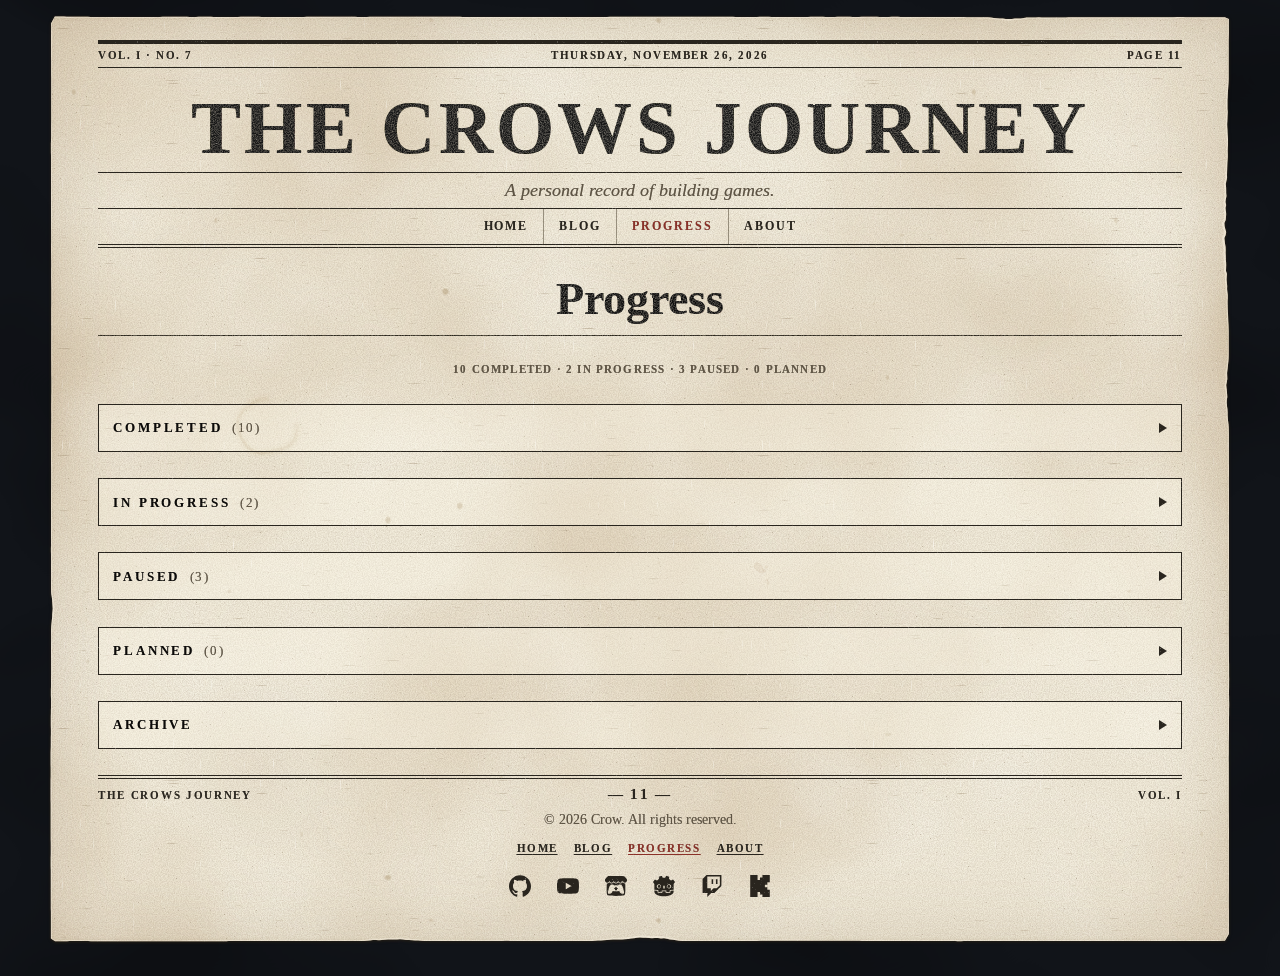
<file: progress/index.html>
<!doctype html><html lang="en"><head><meta charset="utf-8"><meta name="viewport" content="width=device-width,initial-scale=1"><title>Progress | The Crows Journey</title><meta name="description" content="What is finished, what is in progress and what is planned."><link rel="icon" href="data:image/svg+xml,%3Csvg%20xmlns%3D%22http%3A%2F%2Fwww.w3.org%2F2000%2Fsvg%22%20viewBox%3D%220%200%2032%2032%22%3E%3Crect%20width%3D%2232%22%20height%3D%2232%22%20fill%3D%22%23F6F0E0%22%2F%3E%3Cpath%20d%3D%22M5%205h22v22H5z%22%20fill%3D%22none%22%20stroke%3D%22%2329251E%22%20stroke-width%3D%222%22%2F%3E%3Cpath%20d%3D%22M9%2010h14M9%2015h14M9%2020h9%22%20stroke%3D%22%2329251E%22%20stroke-width%3D%222%22%2F%3E%3C%2Fsvg%3E"><link rel="preload" href="/fonts/LiberationSerif-Regular.woff" as="font" type="font/woff" crossorigin><link rel="preload" href="/fonts/LiberationSerif-Bold.woff" as="font" type="font/woff" crossorigin><link rel="stylesheet" href="/style.css?v=6475917e"><link rel="stylesheet" href="/lightbox.css?v=a3bf4f7c"><link rel="stylesheet" href="/progress.css?v=a49e6301"></head><body class="site"><a class="skip" href="#main">Skip to the content</a><svg class="defs" width="0" height="0" aria-hidden="true" focusable="false"><defs><filter id="ink" x="-1%" y="-5%" width="102%" height="110%"><feTurbulence type="fractalNoise" baseFrequency=".04 .06" numOctaves="2" seed="3" result="w"/><feDisplacementMap in="SourceGraphic" in2="w" scale="1.7" result="d"/><feTurbulence type="fractalNoise" baseFrequency=".9" numOctaves="2" seed="8" result="g"/><feColorMatrix in="g" type="matrix" values="0 0 0 0 0  0 0 0 0 0  0 0 0 0 0  -.9 0 0 0 1.32" result="a"/><feComposite in="d" in2="a" operator="in"/></filter></defs></svg><div class="sheet"><div class="paper"><header class="mast"><p class="strip"><span>Vol. I &middot; No. 7</span><span>Thursday, November 26, 2026</span><span>Page 11</span></p><p class="nameplate"><a href="/">The Crows Journey</a></p><p class="sub">A personal record of building games.</p><nav aria-label="Main"><a href="/">Home</a><a href="/blog/">Blog</a><a href="/progress/" aria-current="page">Progress</a><a href="/about/">About</a></nav></header><div class="wrap one"><main id="main"><h1 class="ptitle">Progress</h1><p class="meta prog-count">10 Completed &middot; 2 In Progress &middot; 3 Paused &middot; 0 Planned</p><details class="listsec prog-sec" id="completed" aria-label="Completed"><summary><h2>Completed <span class="prog-n">(10)</span></h2></summary><ol class="prog-list"><li class="prog-item"><div class="prog-txt"><div class="prog-head"><h3>Dialogue System</h3><p class="prog-state s-completed"><span>Completed</span></p></div><p class="meta prog-dates">Started <time datetime="2026-11-13">2026-11-13</time> | Target <time datetime="2026-11-13">2026-11-13</time> | Completed <time datetime="2026-11-14">2026-11-14</time></p><div class="prog-meter"><div class="prog-bar" role="progressbar" aria-label="Progress: Dialogue System" aria-valuemin="0" aria-valuemax="100" aria-valuenow="100"><span class="prog-fill" style="width:100%"></span></div><p class="meta prog-pct">100% done</p></div></div></li><li class="prog-item"><div class="prog-txt"><div class="prog-head"><h3>Make the Maine game ui</h3><p class="prog-state s-completed"><span>Completed</span></p></div><p class="meta prog-dates">Completed <time datetime="2026-11-12">2026-11-12</time></p><div class="prog-meter"><div class="prog-bar" role="progressbar" aria-label="Progress: Make the Maine game ui" aria-valuemin="0" aria-valuemax="100" aria-valuenow="100"><span class="prog-fill" style="width:100%"></span></div><p class="meta prog-pct">100% done</p></div></div></li><li class="prog-item"><div class="prog-txt"><div class="prog-head"><h3>adding steam multy player saport for rich</h3><p class="prog-state s-completed"><span>Completed</span></p></div><p class="meta prog-dates">Started <time datetime="2026-11-11">2026-11-11</time> | Target <time datetime="2026-11-11">2026-11-11</time> | Completed <time datetime="2026-11-12">2026-11-12</time></p><div class="prog-meter"><div class="prog-bar" role="progressbar" aria-label="Progress: adding steam multy player saport for rich" aria-valuemin="0" aria-valuemax="100" aria-valuenow="100"><span class="prog-fill" style="width:100%"></span></div><p class="meta prog-pct">100% done</p></div></div></li><li class="prog-item"><div class="prog-txt"><div class="prog-head"><h3>Add translation or localization</h3><p class="prog-state s-completed"><span>Completed</span></p></div><p class="meta prog-dates">Started <time datetime="2026-11-10">2026-11-10</time> | Target <time datetime="2026-11-10">2026-11-10</time> | Completed <time datetime="2026-11-10">2026-11-10</time></p><div class="prog-meter"><div class="prog-bar" role="progressbar" aria-label="Progress: Add translation or localization" aria-valuemin="0" aria-valuemax="100" aria-valuenow="100"><span class="prog-fill" style="width:100%"></span></div><p class="meta prog-pct">100% done</p></div></div></li><li class="prog-item"><div class="prog-txt"><div class="prog-head"><h3>Move a sprit in multy player</h3><p class="prog-state s-completed"><span>Completed</span></p></div><p class="meta prog-dates">Started <time datetime="2026-11-08">2026-11-08</time> | Target <time datetime="2026-11-08">2026-11-08</time> | Completed <time datetime="2026-11-10">2026-11-10</time></p><div class="prog-meter"><div class="prog-bar" role="progressbar" aria-label="Progress: Move a sprit in multy player" aria-valuemin="0" aria-valuemax="100" aria-valuenow="100"><span class="prog-fill" style="width:100%"></span></div><p class="meta prog-pct">100% done</p></div></div></li></ol></details><details class="listsec prog-sec" id="in-progress" aria-label="In Progress"><summary><h2>In Progress <span class="prog-n">(2)</span></h2></summary><ol class="prog-list"><li class="prog-item"><div class="prog-txt"><div class="prog-head"><h3>learn to make an npc</h3><p class="prog-state s-in-progress"><span>In Progress</span></p></div><p class="meta prog-dates">Started <time datetime="2026-11-24">2026-11-24</time> | Target <time datetime="2026-11-24">2026-11-24</time> | Completed <time datetime="2026-11-24">2026-11-24</time></p><div class="prog-meter"><div class="prog-bar" role="progressbar" aria-label="Progress: learn to make an npc" aria-valuemin="0" aria-valuemax="100" aria-valuenow="60"><span class="prog-fill" style="width:60%"></span></div><p class="meta prog-pct">60% done</p></div></div></li><li class="prog-item"><div class="prog-txt"><div class="prog-head"><h3>learn to make inventory</h3><p class="prog-state s-in-progress"><span>In Progress</span></p></div></div></li></ol></details><details class="listsec prog-sec" id="paused" aria-label="Paused"><summary><h2>Paused <span class="prog-n">(3)</span></h2></summary><ol class="prog-list"><li class="prog-item"><div class="prog-txt"><div class="prog-head"><h3>movement system</h3><p class="prog-state s-paused"><span>Paused</span></p></div><p class="meta prog-dates">Started <time datetime="2026-11-14">2026-11-14</time> | Target <time datetime="2026-11-14">2026-11-14</time> | Completed <time datetime="2026-11-14">2026-11-14</time></p><div class="prog-meter"><div class="prog-bar" role="progressbar" aria-label="Progress: movement system" aria-valuemin="0" aria-valuemax="100" aria-valuenow="0"><span class="prog-fill" style="width:0%"></span></div><p class="meta prog-pct">0% done</p></div></div></li><li class="prog-item"><div class="prog-txt"><div class="prog-head"><h3>learn to make dylog balune</h3><p class="prog-state s-paused"><span>Paused</span></p></div></div></li><li class="prog-item"><div class="prog-txt"><div class="prog-head"><h3>learn to make daylog</h3><p class="prog-state s-paused"><span>Paused</span></p></div></div></li></ol></details><details class="listsec prog-sec" id="planned" aria-label="Planned"><summary><h2>Planned <span class="prog-n">(0)</span></h2></summary><p class="prog-empty">Nothing planned yet.</p></details><details class="listsec prog-sec" id="archive" aria-label="Archive"><summary><h2>Archive</h2></summary><ol class="prog-list"><li class="prog-item"><div class="prog-txt"><div class="prog-head"><h3>Making DynamicMarginContainer in godot</h3><p class="prog-state s-completed"><span>Completed</span></p></div><div class="prog-desc"><p>A custom Godot UI node for dynamically changing the margin based on the screen size percentage, etc.</p></div><p class="meta prog-dates">Started <time datetime="2026-11-07">2026-11-07</time> | Target <time datetime="2026-11-07">2026-11-07</time> | Completed <time datetime="2026-11-07">2026-11-07</time></p><div class="prog-meter"><div class="prog-bar" role="progressbar" aria-label="Progress: Making DynamicMarginContainer in godot" aria-valuemin="0" aria-valuemax="100" aria-valuenow="100"><span class="prog-fill" style="width:100%"></span></div><p class="meta prog-pct">100% done</p></div></div></li><li class="prog-item"><div class="prog-txt"><div class="prog-head"><h3>Bilding the website</h3><p class="prog-state s-completed"><span>Completed</span></p></div><p class="meta prog-dates">Started <time datetime="2026-10-26">2026-10-26</time> | Target <time datetime="2026-10-26">2026-10-26</time> | Completed <time datetime="2026-11-07">2026-11-07</time></p><div class="prog-meter"><div class="prog-bar" role="progressbar" aria-label="Progress: Bilding the website" aria-valuemin="0" aria-valuemax="100" aria-valuenow="100"><span class="prog-fill" style="width:100%"></span></div><p class="meta prog-pct">100% done</p></div></div></li><li class="prog-item"><div class="prog-txt"><div class="prog-head"><h3>Setup Nvim</h3><p class="prog-state s-completed"><span>Completed</span></p></div><p class="meta prog-dates">Started <time datetime="2026-11-07">2026-11-07</time> | Target <time datetime="2026-11-07">2026-11-07</time> | Completed <time datetime="2026-11-07">2026-11-07</time></p><div class="prog-meter"><div class="prog-bar" role="progressbar" aria-label="Progress: Setup Nvim" aria-valuemin="0" aria-valuemax="100" aria-valuenow="100"><span class="prog-fill" style="width:100%"></span></div><p class="meta prog-pct">100% done</p></div></div></li><li class="prog-item"><div class="prog-txt"><div class="prog-head"><h3>Setup Godot</h3><p class="prog-state s-completed"><span>Completed</span></p></div><p class="meta prog-dates">Started <time datetime="2026-11-07">2026-11-07</time> | Target <time datetime="2026-11-07">2026-11-07</time> | Completed <time datetime="2026-11-07">2026-11-07</time></p><div class="prog-meter"><div class="prog-bar" role="progressbar" aria-label="Progress: Setup Godot" aria-valuemin="0" aria-valuemax="100" aria-valuenow="100"><span class="prog-fill" style="width:100%"></span></div><p class="meta prog-pct">100% done</p></div></div></li><li class="prog-item"><div class="prog-txt"><div class="prog-head"><h3>Setup Git and Github.</h3><p class="prog-state s-completed"><span>Completed</span></p></div><p class="meta prog-dates">Started <time datetime="2026-11-06">2026-11-06</time> | Target <time datetime="2026-11-07">2026-11-07</time> | Completed <time datetime="2026-11-07">2026-11-07</time></p><div class="prog-meter"><div class="prog-bar" role="progressbar" aria-label="Progress: Setup Git and Github." aria-valuemin="0" aria-valuemax="100" aria-valuenow="100"><span class="prog-fill" style="width:100%"></span></div><p class="meta prog-pct">100% done</p></div></div></li></ol></details><script>(function(){function c(){document.querySelectorAll('details.prog-sec').forEach(function(d){d.removeAttribute('open')})}c();addEventListener('pageshow',c)})()</script></main></div><footer><p class="folio"><span>The Crows Journey</span><span class="pg">&mdash; 11 &mdash;</span><span>Vol. I</span></p><p>© 2026 Crow. All rights reserved.</p><nav class="fnav" aria-label="Footer"><a href="/">Home</a><a href="/blog/">Blog</a><a href="/progress/" aria-current="page">Progress</a><a href="/about/">About</a></nav><ul class="social" aria-label="Social links"><li><a href="https://github.com/iamtwicrow" target="_blank" rel="noopener noreferrer" aria-label="Github (opens in a new tab)" title="Github"><svg class="ico" viewBox="0 0 24 24" aria-hidden="true" focusable="false"><path d="M12 .297c-6.63 0-12 5.373-12 12 0 5.303 3.438 9.8 8.205 11.385.6.113.82-.258.82-.577 0-.285-.01-1.04-.015-2.04-3.338.724-4.042-1.61-4.042-1.61C4.422 18.07 3.633 17.7 3.633 17.7c-1.087-.744.084-.729.084-.729 1.205.084 1.838 1.236 1.838 1.236 1.07 1.835 2.809 1.305 3.495.998.108-.776.417-1.305.76-1.605-2.665-.3-5.466-1.332-5.466-5.93 0-1.31.465-2.38 1.235-3.22-.135-.303-.54-1.523.105-3.176 0 0 1.005-.322 3.3 1.23.96-.267 1.98-.399 3-.405 1.02.006 2.04.138 3 .405 2.28-1.552 3.285-1.23 3.285-1.23.645 1.653.24 2.873.12 3.176.765.84 1.23 1.91 1.23 3.22 0 4.61-2.805 5.625-5.475 5.92.42.36.81 1.096.81 2.22 0 1.606-.015 2.896-.015 3.286 0 .315.21.69.825.57C20.565 22.092 24 17.592 24 12.297c0-6.627-5.373-12-12-12"/></svg></a></li><li><a href="https://www.youtube.com/@twicrow" target="_blank" rel="noopener noreferrer" aria-label="Youtube (opens in a new tab)" title="Youtube"><svg class="ico" viewBox="0 0 24 24" aria-hidden="true" focusable="false"><path d="M23.498 6.186a3.016 3.016 0 0 0-2.122-2.136C19.505 3.545 12 3.545 12 3.545s-7.505 0-9.377.505A3.017 3.017 0 0 0 .502 6.186C0 8.07 0 12 0 12s0 3.93.502 5.814a3.016 3.016 0 0 0 2.122 2.136c1.871.505 9.376.505 9.376.505s7.505 0 9.377-.505a3.015 3.015 0 0 0 2.122-2.136C24 15.93 24 12 24 12s0-3.93-.502-5.814zM9.545 15.568V8.432L15.818 12l-6.273 3.568z"/></svg></a></li><li><a href="https://twicrow.itch.io/" target="_blank" rel="noopener noreferrer" aria-label="Itch (opens in a new tab)" title="Itch"><svg class="ico" viewBox="0 0 24 24" aria-hidden="true" focusable="false"><path d="M3.13 1.338C2.08 1.96.02 4.328 0 4.95v1.03c0 1.303 1.22 2.45 2.325 2.45 1.33 0 2.436-1.102 2.436-2.41 0 1.308 1.07 2.41 2.4 2.41 1.328 0 2.362-1.102 2.362-2.41 0 1.308 1.137 2.41 2.466 2.41h.024c1.33 0 2.466-1.102 2.466-2.41 0 1.308 1.034 2.41 2.363 2.41 1.33 0 2.4-1.102 2.4-2.41 0 1.308 1.106 2.41 2.435 2.41C22.78 8.43 24 7.282 24 5.98V4.95c-.02-.62-2.082-2.99-3.13-3.612-3.253-.114-5.508-.134-8.87-.133-3.362 0-7.945.053-8.87.133zm6.376 6.477a2.74 2.74 0 0 1-.468.602c-.5.49-1.19.795-1.947.795a2.786 2.786 0 0 1-1.95-.795c-.182-.178-.32-.37-.446-.59-.127.222-.303.412-.486.59a2.788 2.788 0 0 1-1.95.795c-.092 0-.187-.025-.264-.052-.107 1.113-.152 2.176-.168 2.95v.005l-.006 1.167c.02 2.334-.23 7.564 1.03 8.85 1.952.454 5.545.662 9.15.663 3.605 0 7.198-.21 9.15-.664 1.26-1.284 1.01-6.514 1.03-8.848l-.006-1.167v-.004c-.016-.775-.06-1.838-.168-2.95-.077.026-.172.052-.263.052a2.788 2.788 0 0 1-1.95-.795c-.184-.178-.36-.368-.486-.59-.127.22-.265.412-.447.59a2.786 2.786 0 0 1-1.95.794c-.76 0-1.446-.303-1.948-.793a2.74 2.74 0 0 1-.468-.602 2.738 2.738 0 0 1-.463.602 2.787 2.787 0 0 1-1.95.794h-.16a2.787 2.787 0 0 1-1.95-.793 2.738 2.738 0 0 1-.464-.602zm-2.004 2.59v.002c.795.002 1.5 0 2.373.953.687-.072 1.406-.108 2.125-.107.72 0 1.438.035 2.125.107.873-.953 1.578-.95 2.372-.953.376 0 1.876 0 2.92 2.934l1.123 4.028c.832 2.995-.266 3.068-1.636 3.07-2.03-.075-3.156-1.55-3.156-3.025-1.124.184-2.436.276-3.748.277-1.312 0-2.624-.093-3.748-.277 0 1.475-1.125 2.95-3.156 3.026-1.37-.004-2.468-.077-1.636-3.072l1.122-4.027c1.045-2.934 2.545-2.934 2.92-2.934zM12 12.714c-.002.002-2.14 1.964-2.523 2.662l1.4-.056v1.22c0 .056.56.033 1.123.007.562.026 1.124.05 1.124-.008v-1.22l1.4.055C14.138 14.677 12 12.713 12 12.713z"/></svg></a></li><li><a href="https://forum.godotengine.org/u/death3666/" target="_blank" rel="noopener noreferrer" aria-label="Godot (opens in a new tab)" title="Godot"><svg class="ico" viewBox="0 0 24 24" aria-hidden="true" focusable="false"><path d="M9.5598.683c-1.096.244-2.1812.5831-3.1983 1.0951.023.8981.081 1.7582.199 2.6323-.395.253-.81.47-1.178.766-.375.288-.7581.564-1.0971.9011-.6781-.448-1.3962-.869-2.1352-1.2411C1.3532 5.6934.608 6.6186 0 7.6546c.458.7411.936 1.4352 1.4521 2.0942h.014v6.3565c.012 0 .023 0 .035.003l3.8963.376c.204.02.364.184.378.3891l.12 1.7201 3.3994.242.234-1.587c.03-.206.207-.358.415-.358h4.1114c.208 0 .385.152.415.358l.234 1.587 3.3993-.242.12-1.72a.4196.4196 0 01.378-.3891l3.8954-.376c.012 0 .023-.003.035-.003v-.5071h.002V9.7498h.014c.516-.659.994-1.3531 1.4521-2.0942-.608-1.036-1.3541-1.9611-2.1512-2.8192-.739.372-1.4571.793-2.1352 1.2411-.339-.337-.721-.613-1.096-.901-.369-.296-.7841-.5131-1.1781-.7661.117-.8741.175-1.7342.199-2.6323-1.0171-.512-2.1012-.851-3.1983-1.095-.438.736-.838 1.533-1.1871 2.3121-.414-.069-.829-.094-1.2461-.099h-.016c-.417.005-.832.03-1.2461.099-.349-.779-.749-1.576-1.1881-2.3121l.001-.001zM6.4765 9.9889c1.2971 0 2.3492 1.0511 2.3492 2.3482s-1.052 2.3482-2.3492 2.3482c-1.296 0-2.3482-1.051-2.3482-2.3482 0-1.297 1.0511-2.3482 2.3482-2.3482zm11.049 0c1.296 0 2.3482 1.0511 2.3482 2.3482s-1.0511 2.3482-2.3482 2.3482-2.3492-1.051-2.3492-2.3482c0-1.297 1.051-2.3482 2.3492-2.3482zm-10.824.9301c-.861 0-1.559.698-1.559 1.5591s.698 1.5582 1.559 1.5582c.8611 0 1.5592-.698 1.5592-1.5582 0-.86-.697-1.559-1.5591-1.559zm10.598 0c-.8611 0-1.5582.698-1.5582 1.5591s.697 1.5582 1.5581 1.5582c.8611 0 1.5592-.698 1.5592-1.5582 0-.86-.697-1.559-1.5592-1.559zm-5.2985.453c.417 0 .757.308.757.6871v2.1622c0 .379-.339.687-.757.687s-.756-.308-.756-.687V12.059c0-.379.339-.687.756-.687zM1.4601 16.9464c.002.377.006.789.006.871 0 3.7014 4.6944 5.4795 10.5269 5.5005h.014c5.8325-.02 10.5259-1.7991 10.5259-5.5004 0-.084.005-.495.007-.871l-3.5023.338-.121 1.729a.421.421 0 01-.389.3901l-4.1814.296a.4203.4203 0 01-.415-.358l-.238-1.6141h-3.3863l-.238 1.6141a.4192.4192 0 01-.4451.357l-4.1513-.296c-.208-.015-.375-.181-.389-.389l-.12-1.7292-3.5044-.337z"/></svg></a></li><li><a href="https://www.twitch.tv/iamtwicrow" target="_blank" rel="noopener noreferrer" aria-label="Twitch (opens in a new tab)" title="Twitch"><svg class="ico" viewBox="0 0 24 24" aria-hidden="true" focusable="false"><path d="M11.571 4.714h1.715v5.143H11.57zm4.715 0H18v5.143h-1.714zM6 0L1.714 4.286v15.428h5.143V24l4.286-4.286h3.428L22.286 12V0zm14.571 11.143l-3.428 3.428h-3.429l-3 3v-3H6.857V1.714h13.714Z"/></svg></a></li><li><a href="https://kick.com/twicrow" target="_blank" rel="noopener noreferrer" aria-label="Kick (opens in a new tab)" title="Kick"><svg class="ico" viewBox="0 0 24 24" aria-hidden="true" focusable="false"><path d="M1.333 0h8v5.333H12V2.667h2.667V0h8v8H20v2.667h-2.667v2.666H20V16h2.667v8h-8v-2.667H12v-2.666H9.333V24h-8Z"/></svg></a></li></ul></footer></div></div><script>(function () {
  var paper = document.querySelector('.sheet > .paper');
  if (!paper || !window.CSS || !CSS.supports || !CSS.supports('clip-path', 'path("M0 0L1 0L1 1Z")')) return;
  var rim = document.createElement('i');
  rim.className = 'rim'; rim.setAttribute('aria-hidden', 'true'); paper.appendChild(rim);
  var MAX_TEAR = 7.2;
  function randomSeed() {
    try { var a = new Uint32Array(1); crypto.getRandomValues(a); return a[0]; }
    catch (e) { return (Math.random() * 4294967296) >>> 0; }
  }
  function prng(a) { // small seeded generator (mulberry32) -> () => 0..1
    return function () {
      a = (a + 0x6D2B79F5) | 0; var t = Math.imul(a ^ (a >>> 15), 1 | a);
      t = (t + Math.imul(t ^ (t >>> 7), 61 | t)) ^ t; return ((t ^ (t >>> 14)) >>> 0) / 4294967296;
    };
  }
  function rnd(i, seed) { // deterministic hash -> 0..1
    var n = (Math.imul(i, 374761393) + Math.imul(seed, 668265263)) | 0;
    n = Math.imul(n ^ (n >>> 13), 1274126177); n ^= n >>> 16;
    return (n >>> 0) / 4294967296;
  }
  function noise(s, seed, wavelength) { // smooth value noise, 0..1
    var x = s / wavelength, i = Math.floor(x), f = x - i, t = f * f * (3 - 2 * f);
    return rnd(i, seed) * (1 - t) + rnd(i + 1, seed) * t;
  }
  var model = null;
  function makeModel(W, H) {
    var R = prng(randomSeed()), len = [W, H, W, H], perim = 2 * (W + H), i, k;
    var edges = [0, 1, 2, 3].map(function () { return { seed: (R() * 4294967296) | 0, ev: [] }; });
    var corner = [0, 1, 2, 3].map(function () { return 2.5 + R() * 3; }); // each corner is cut slightly differently
    function pickEdge() { var r = R() * perim, e = 0; while (e < 3 && r > len[e]) { r -= len[e]; e++; } return e; }
    function add(kind, forced) { // kind 0 = small, 1 = medium, 2 = large
      var e = forced === undefined ? pickEdge() : forced, L = len[e];
      var w = kind === 2 ? 150 + R() * 110 : kind === 1 ? 70 + R() * 60 : 26 + R() * 70;
      w = Math.min(w, L * 0.22);
      var lo = 36 + w / 2, hi = L - 36 - w / 2; if (hi <= lo) return;
      edges[e].ev.push({
        t: (lo + R() * (hi - lo)) / L, // position as a fraction of the edge, random every time
        wl: w * (0.3 + R() * 0.4), wr: w * (0.3 + R() * 0.4), // the two flanks are never symmetric
        d: kind === 2 ? 5.2 + R() * 1.7 : kind === 1 ? 3.4 + R() * 1.6 : 1.6 + R() * 2.6,
        sd: (R() * 4294967296) | 0, lump: 5 + R() * 8
      });
    }
    for (k = 0; k < 4; k++) if (R() < 0.7) add(0, k); // all four edges stay a little imperfect, none is guaranteed a tear
    var small = Math.floor(perim / 1000 * (0.35 + R() * 1.25) + R()); // more small tears, a random number per page
    for (i = 0; i < small; i++) add(0);
    var medium = Math.floor(perim / 2800 * (0.3 + R() * 1.4) + R() * 0.8); // an occasional medium irregularity
    for (i = 0; i < medium; i++) add(1);
    if (R() < 0.2) add(2); // one more noticeable tear on roughly one page in five, never more than one
    for (k = 0; k < 4; k++) edges[k].ev.sort(function (a, b) { return a.t - b.t; });
    return { edges: edges, corner: corner, len: len };
  }
  function tear(s, e, L) { // depth (px) of the torn sections at s px along an edge; 0 elsewhere
    var m = 0;
    for (var i = 0; i < e.ev.length; i++) {
      var v = e.ev[i], c = v.t * L, x = s < c ? (c - s) / v.wl : (s - c) / v.wr;
      if (x >= 1) continue;
      var q = 1 - x * x, env = q * q; // smooth fall-off: the tear melts into the clean edge
      var jag = (0.55 + 0.45 * noise(s, v.sd, 7)) * (0.7 + 0.3 * noise(s, v.sd + 1, v.lump)) * (0.8 + 0.3 * noise(s, v.sd + 2, 3.7));
      var d = v.d * env * jag; if (d > m) m = d;
    }
    return m > MAX_TEAR ? MAX_TEAR : m;
  }
  function bite(s, e, L) { // how far (px) the line sits inside the nominal edge
    return 0.4 + 0.7 * noise(s, e.seed, 260) + 0.35 * noise(s, e.seed + 1, 75) + 0.2 * noise(s, e.seed + 2, 13) + tear(s, e, L);
  }
  function rimWidth(s, e, L) { // the pale fibre rim is thin and uneven, a little wider where the paper is torn
    return 0.8 + 0.5 * noise(s, e.seed + 7, 18) + 1.3 * Math.min(1, tear(s, e, L) / 4.5);
  }
  function outline(W, H, step, inner) {
    var P = [], k = inner ? 1 : 0, c = model.corner, E = model.edges;
    function add(x, y) { P.push(x.toFixed(1) + ' ' + y.toFixed(1)); }
    function b(s, e, L) { return bite(s, E[e], L) + k * rimWidth(s, E[e], L); }
    var x, y;
    for (x = c[0]; x <= W - c[1]; x += step) add(x, b(x, 0, W));
    for (y = c[1]; y <= H - c[2]; y += step) add(W - b(y, 1, H), y);
    for (x = W - c[2]; x >= c[3]; x -= step) add(x, H - b(x, 2, W));
    for (y = H - c[3]; y >= c[0]; y -= step) add(b(y, 3, H), y);
    return 'M' + P.join('L') + 'Z';
  }
  function apply() {
    var W = paper.offsetWidth, H = paper.offsetHeight; if (!W || !H) return;
    if (!model) model = makeModel(W, H);
    var step = H > 6000 ? 5 : 3, outer = outline(W, H, step, false);
    paper.style.clipPath = 'path("' + outer + '")';
    rim.style.clipPath = 'path(evenodd,"' + outer + outline(W, H, step, true) + '")'; // outer line minus the inner line = a thin ring
  }
  var queued = false;
  function schedule() { if (queued) return; queued = true; requestAnimationFrame(function () { queued = false; apply(); }); }
  apply();
  if (window.ResizeObserver) new ResizeObserver(schedule).observe(paper);
  else { addEventListener('resize', schedule); addEventListener('load', schedule); }
})();</script><script>(function () {
  var paper = document.querySelector('.sheet > .paper');
  if (!paper || !document.createElementNS) return;
  var NS = 'http://www.w3.org/2000/svg';
  var AVOID = '.ph,.vbox,.mwrap,.gallery,.compare,figure,iframe,video,img,aside,.note,pre,.scroll';
  function randomSeed() {
    try { var a = new Uint32Array(1); crypto.getRandomValues(a); return a[0]; }
    catch (e) { return (Math.random() * 4294967296) >>> 0; }
  }
  function prng(a) { // small seeded generator (mulberry32) -> () => 0..1
    return function () {
      a = (a + 0x6D2B79F5) | 0; var t = Math.imul(a ^ (a >>> 15), 1 | a);
      t = (t + Math.imul(t ^ (t >>> 7), 61 | t)) ^ t; return ((t ^ (t >>> 14)) >>> 0) / 4294967296;
    };
  }
  var R = prng(randomSeed());
  (function () {
    var s = paper.style, jit = function (c) { return (c + (R() - 0.5) * 16).toFixed(1) + '%'; };
    s.setProperty('--p1', Math.floor(R() * 900) + 'px ' + Math.floor(R() * 900) + 'px');
    s.setProperty('--p2', Math.floor(R() * 700) + 'px ' + Math.floor(R() * 700) + 'px');
    s.setProperty('--p6', Math.floor(R() * 1400) + 'px ' + Math.floor(R() * 1400) + 'px');
    s.setProperty('--ax', jit(11)); s.setProperty('--ay', jit(83)); s.setProperty('--bx', jit(89)); s.setProperty('--by', jit(31));
  })();
  function el(tag, attrs, parent) {
    var n = document.createElementNS(NS, tag);
    for (var k in attrs) n.setAttribute(k, attrs[k]);
    if (parent) parent.appendChild(n); return n;
  }
  function pt(x, y) { return x.toFixed(1) + ' ' + y.toFixed(1); }
  var COFFEE = '128,84,38';
  function wobble(amp) {
    var h = [];
    for (var k = 2; k <= 6; k++) h.push({ k: k, a: amp * R() / k, p: R() * 6.283 });
    return function (t) { var v = 1; for (var i = 0; i < h.length; i++) v += h[i].a * Math.cos(h[i].k * t + h[i].p); return v; };
  }
  function makeRing(g) {
    var r = 17 + R() * 21, ex = R() * 0.13, f = wobble(0.11), I = 0.7 + R() * 0.7; // I = this mark's own subtle intensity
    var full = R() < 0.38, span = full ? 6.283 : 6.283 * (0.5 + R() * 0.42), a0 = R() * 6.283, w = 1.3 + R() * 1.4;
    var ph1 = R() * 6.283, ph2 = R() * 6.283, nseg = full ? 18 : 12 + Math.floor(R() * 4);
    function P(t) { var rr = r * f(t); return [rr * Math.cos(t) * (1 + ex), rr * Math.sin(t) * (1 - ex)]; }
    function arc(t0, t1, n) { var s = [], i; for (i = 0; i <= n; i++) { var p = P(t0 + (t1 - t0) * i / n); s.push(pt(p[0], p[1])); } return s; }
    var halo = el('g', { filter: 'url(#cf-wide)' }, g), edge = el('g', { filter: 'url(#cf-soft)' }, g);
    if (full) el('path', { d: 'M' + arc(0, 6.283, 48).join('L') + 'Z', fill: 'rgba(' + COFFEE + ',' + (0.022 + R() * 0.02) * I + ')' }, halo);
    el('path', { d: 'M' + arc(a0, a0 + span, 48).join('L') + (full ? 'Z' : ''), fill: 'none', stroke: 'rgba(' + COFFEE + ',' + 0.05 * I + ')', 'stroke-width': (w * 3.4).toFixed(1) }, halo);
    for (var i = 0; i < nseg; i++) { // the line is thicker and darker in places, and fades out where an incomplete ring ends
      var t0 = a0 + span * i / nseg, t1 = a0 + span * (i + 1) / nseg, m = (i + 0.5) / nseg;
      var vary = 0.6 + 0.4 * (0.5 + 0.5 * Math.sin(ph1 + m * 9) * Math.cos(ph2 + m * 4.3));
      var taper = full ? 1 : Math.min(1, 0.25 + 3.2 * Math.min(m, 1 - m));
      el('path', { d: 'M' + arc(t0, t1 + 0.02, 4).join('L'), fill: 'none', stroke: 'rgba(' + COFFEE + ',' + Math.min(0.23, 0.19 * I * vary * taper).toFixed(3) + ')', 'stroke-width': (w * (0.75 + 0.5 * vary)).toFixed(2) }, edge);
    }
    if (R() < 0.4) { // a fainter second line just inside, where the liquid dried in stages
      var q = 0.9 - R() * 0.04, s2 = [], j;
      for (j = 0; j <= 36; j++) { var tt = a0 + span * (0.08 + 0.7 * j / 36), pp = P(tt); s2.push(pt(pp[0] * q, pp[1] * q)); }
      el('path', { d: 'M' + s2.join('L'), fill: 'none', stroke: 'rgba(' + COFFEE + ',' + 0.07 * I + ')', 'stroke-width': (w * 0.7).toFixed(2) }, edge);
    }
    return r * 1.25;
  }
  function makeDrop(g, r) {
    var f = wobble(0.34), ex = R() * 0.3, rot = R() * 6.283, I = 0.6 + R() * 0.7, s = [], i, p;
    for (i = 0; i < 16; i++) {
      var t = i / 16 * 6.283, rr = r * f(t);
      var x = rr * Math.cos(t) * (1 + ex), y = rr * Math.sin(t) * (1 - ex);
      s.push(pt(x * Math.cos(rot) - y * Math.sin(rot), x * Math.sin(rot) + y * Math.cos(rot)));
    }
    el('path', { d: 'M' + s.join('L') + 'Z', fill: 'rgba(' + COFFEE + ',' + (0.085 * I).toFixed(3) + ')', stroke: 'rgba(' + COFFEE + ',' + (0.12 * I).toFixed(3) + ')', 'stroke-width': r > 2.6 ? 0.7 : 0.4 }, g);
  }
  function makeDrops(g, n, spread) { // a loose handful, mostly very small
    var items = [];
    for (var i = 0; i < n; i++) {
      var a = R() * 6.283, d = spread * Math.pow(R(), 0.7), r = 1 + Math.pow(R(), 2.2) * 3.6;
      var dg = el('g', { transform: 'translate(' + (d * Math.cos(a)).toFixed(1) + ' ' + (d * Math.sin(a)).toFixed(1) + ')', filter: 'url(#cf-soft)' }, g);
      makeDrop(dg, r); items.push(r);
    }
    return spread + 6;
  }
  var svg = null, marks = [], rects = [];
  function readRects() { // boxes that stains keep clear of, in the paper's own coordinates
    var b = paper.getBoundingClientRect(); rects = [];
    var list = paper.querySelectorAll(AVOID);
    for (var i = 0; i < list.length; i++) {
      var r = list[i].getBoundingClientRect();
      if (r.width > 2 && r.height > 2) rects.push([r.left - b.left, r.top - b.top, r.right - b.left, r.bottom - b.top]);
    }
  }
  function free(x, y, rad, self) {
    for (var i = 0; i < rects.length; i++) { var q = rects[i]; if (x > q[0] - rad - 12 && x < q[2] + rad + 12 && y > q[1] - rad - 12 && y < q[3] + rad + 12) return false; }
    for (var j = 0; j < marks.length; j++) { // never two noticeable marks close together
      var m = marks[j]; if (m === self || !m.shown) continue;
      var dx = x - m.x, dy = y - m.y, need = (self.big && m.big ? 330 : 190) + rad + m.rad;
      if (dx * dx + dy * dy < need * need) return false;
    }
    return true;
  }
  function place(m, W, H, fresh) { // fx/fy are kept as fractions of the sheet, so a resize moves a mark with the page
    var rad = m.rad, i, x, y, edge = rad + 14;
    if (!fresh && m.fx !== undefined) { x = m.fx * W; y = m.fy * H; if (free(x, y, rad, m)) { m.x = x; m.y = y; m.shown = true; return; } }
    for (i = 0; i < 60; i++) {
      x = edge + R() * (W - 2 * edge); y = edge + R() * (H - 2 * edge);
      if (W > 2 * edge && H > 2 * edge && free(x, y, rad, m)) { m.x = x; m.y = y; m.fx = x / W; m.fy = y / H; m.shown = true; return; }
    }
    m.shown = false; m.fx = undefined; // nowhere clear of the pictures: this mark is simply left out
  }
  function build(W, H) {
    svg = el('svg', { 'class': 'stains', 'aria-hidden': 'true', focusable: 'false' });
    var defs = el('defs', {}, svg);
    el('feGaussianBlur', { stdDeviation: '0.45' }, el('filter', { id: 'cf-soft', x: '-25%', y: '-25%', width: '150%', height: '150%' }, defs));
    el('feGaussianBlur', { stdDeviation: '1.7' }, el('filter', { id: 'cf-wide', x: '-30%', y: '-30%', width: '160%', height: '160%' }, defs));
    var scale = W < 520 ? 0.85 : 1, rings, groups, u = R(), cap = 1 + Math.floor(H / 1500), k;
    rings = u < 0.28 ? 0 : u < 0.78 ? 1 : u < 0.96 ? 2 : 3; if (rings > cap) rings = cap; // most pages: one faint ring or none
    u = R(); groups = u < 0.45 ? 0 : u < 0.85 ? 1 : 2;
    function add(kind) {
      var g = el('g', {}, svg), inner = el('g', { transform: 'scale(' + scale + ')' }, g), m = { g: g, big: kind === 'ring', shown: false };
      m.rad = (kind === 'ring' ? makeRing(inner) : makeDrops(inner, 2 + Math.floor(R() * 4), 14 + R() * 20)) * scale;
      var rot = (R() * 360).toFixed(0); m.rot = rot; if (kind === 'ring') inner.setAttribute('transform', 'rotate(' + rot + ') scale(' + scale + ')');
      marks.push(m);
    }
    for (k = 0; k < rings; k++) add('ring');
    for (k = 0; k < groups; k++) add('drops');
    paper.appendChild(svg);
  }
  function apply() {
    var W = paper.offsetWidth, H = paper.offsetHeight; if (!W || !H) return;
    var first = !svg; if (first) build(W, H);
    readRects();
    for (var i = 0; i < marks.length; i++) {
      var m = marks[i]; place(m, W, H, first);
      if (m.shown) { m.g.setAttribute('transform', 'translate(' + m.x.toFixed(1) + ' ' + m.y.toFixed(1) + ')'); m.g.removeAttribute('display'); }
      else m.g.setAttribute('display', 'none');
    }
  }
  var queued = false;
  function schedule() { if (queued) return; queued = true; requestAnimationFrame(function () { queued = false; apply(); }); }
  apply();
  addEventListener('load', schedule);
  if (window.ResizeObserver) new ResizeObserver(schedule).observe(paper); else addEventListener('resize', schedule);
})();</script><script src="/search.js?v=6475917e" data-base="" data-v="6475917e"></script><script src="/lightbox.js?v=a3bf4f7c" defer></script></body></html>
</file>
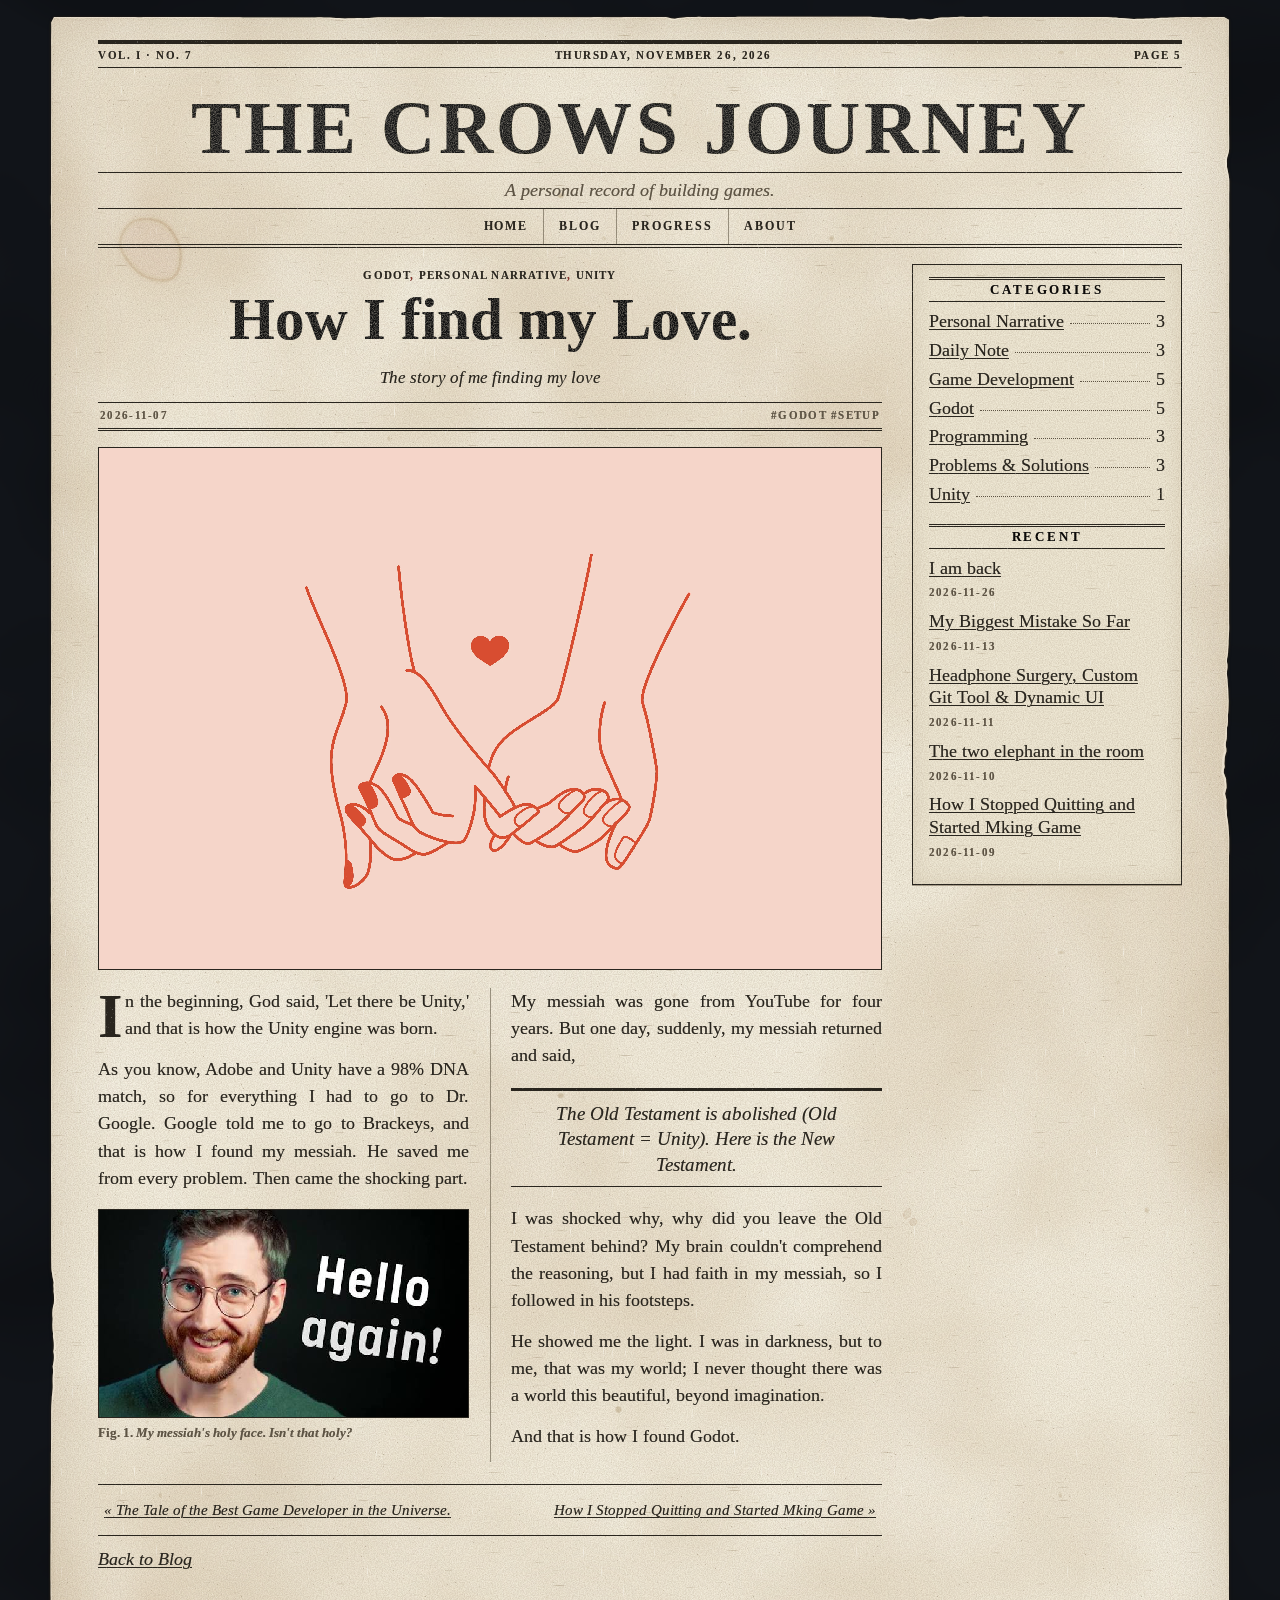
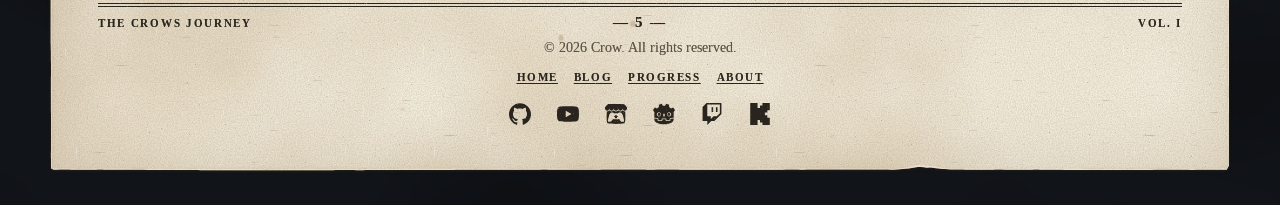
<file: blog/godot-setup/index.html>
<!doctype html><html lang="en"><head><meta charset="utf-8"><meta name="viewport" content="width=device-width,initial-scale=1"><title>How I find my Love. | The Crows Journey</title><meta name="description" content="The story of me finding my love"><link rel="icon" href="data:image/svg+xml,%3Csvg%20xmlns%3D%22http%3A%2F%2Fwww.w3.org%2F2000%2Fsvg%22%20viewBox%3D%220%200%2032%2032%22%3E%3Crect%20width%3D%2232%22%20height%3D%2232%22%20fill%3D%22%23F6F0E0%22%2F%3E%3Cpath%20d%3D%22M5%205h22v22H5z%22%20fill%3D%22none%22%20stroke%3D%22%2329251E%22%20stroke-width%3D%222%22%2F%3E%3Cpath%20d%3D%22M9%2010h14M9%2015h14M9%2020h9%22%20stroke%3D%22%2329251E%22%20stroke-width%3D%222%22%2F%3E%3C%2Fsvg%3E"><link rel="preload" href="/fonts/LiberationSerif-Regular.woff" as="font" type="font/woff" crossorigin><link rel="preload" href="/fonts/LiberationSerif-Bold.woff" as="font" type="font/woff" crossorigin><link rel="stylesheet" href="/style.css?v=6475917e"><link rel="stylesheet" href="/lightbox.css?v=a3bf4f7c"></head><body class="site"><a class="skip" href="#main">Skip to the content</a><svg class="defs" width="0" height="0" aria-hidden="true" focusable="false"><defs><filter id="ink" x="-1%" y="-5%" width="102%" height="110%"><feTurbulence type="fractalNoise" baseFrequency=".04 .06" numOctaves="2" seed="3" result="w"/><feDisplacementMap in="SourceGraphic" in2="w" scale="1.7" result="d"/><feTurbulence type="fractalNoise" baseFrequency=".9" numOctaves="2" seed="8" result="g"/><feColorMatrix in="g" type="matrix" values="0 0 0 0 0  0 0 0 0 0  0 0 0 0 0  -.9 0 0 0 1.32" result="a"/><feComposite in="d" in2="a" operator="in"/></filter></defs></svg><div class="sheet"><div class="paper"><header class="mast"><p class="strip"><span>Vol. I &middot; No. 7</span><span>Thursday, November 26, 2026</span><span>Page 5</span></p><p class="nameplate"><a href="/">The Crows Journey</a></p><p class="sub">A personal record of building games.</p><nav aria-label="Main"><a href="/">Home</a><a href="/blog/">Blog</a><a href="/progress/">Progress</a><a href="/about/">About</a></nav></header><div class="wrap"><main id="main"><article class="post"><p class="meta kicker"><a data-cat="Godot" href="/blog/#Godot">Godot</a>, <a data-cat="Personal Narrative" href="/blog/#Personal%20Narrative">Personal Narrative</a>, <a data-cat="Unity" href="/blog/#Unity">Unity</a></p><h1 class="title">How I find my Love.</h1><p class="deck">The story of me finding my love</p><p class="byline"><span><time datetime="2026-11-07">2026-11-07</time></span><span>#Godot #Setup</span></p><figure class="cover"><span class="ph"><img class="px" src="/images/blog/godot-setup/cover-469770b1.webp" alt="How I find my Love." decoding="async" width="4800" height="3200"></span></figure><div class="body"><p>In the beginning, God said, 'Let there be Unity,' and that is how the Unity engine was born.</p>
<p>As you know, Adobe and Unity have a 98% DNA match, so for everything I had to go to Dr. Google. Google told me to go to Brackeys, and that is how I found my messiah. He saved me from every problem. Then came the shocking part.</p>
<figure><span class="ph"><img class="px" src="/images/blog/godot-setup/my_messiah.jpg" alt="My messiah's holy face." loading="lazy" decoding="async" width="597" height="335"></span><figcaption><strong>My messiah's holy face. Isn't that holy?</strong></figcaption></figure>
<p>My messiah was gone from YouTube for four years. But one day, suddenly, my messiah returned and said,</p>
<blockquote>The Old Testament is abolished (Old Testament = Unity). Here is the New Testament.</blockquote>
<p>I was shocked why, why did you leave the Old Testament behind? My brain couldn't comprehend the reasoning, but I had faith in my messiah, so I followed in his footsteps.</p>
<p>He showed me the light. I was in darkness, but to me, that was my world; I never thought there was a world this beautiful, beyond imagination.</p>
<p>And that is how I found Godot.</p></div><nav class="pn" aria-label="More articles"><a href="/blog/starting-game-development/">&laquo; The Tale of the Best Game Developer in the Universe.</a><a href="/blog/set-up-before-making-game/">How I Stopped Quitting and Started Mking Game &raquo;</a></nav><p class="allmore"><a href="/blog/">Back to Blog</a></p></article></main><aside aria-label="Sidebar"><section><h2 class="ah">Categories</h2><ul class="index"><li><a data-cat="Personal Narrative" href="/blog/#Personal%20Narrative">Personal Narrative</a><span class="dots" aria-hidden="true"></span><span class="n">3</span></li><li><a data-cat="Daily Note" href="/blog/#Daily%20Note">Daily Note</a><span class="dots" aria-hidden="true"></span><span class="n">3</span></li><li><a data-cat="Game Development" href="/blog/#Game%20Development">Game Development</a><span class="dots" aria-hidden="true"></span><span class="n">5</span></li><li><a data-cat="Godot" href="/blog/#Godot">Godot</a><span class="dots" aria-hidden="true"></span><span class="n">5</span></li><li><a data-cat="Programming" href="/blog/#Programming">Programming</a><span class="dots" aria-hidden="true"></span><span class="n">3</span></li><li><a data-cat="Problems &amp; Solutions" href="/blog/#Problems%20%26%20Solutions">Problems &amp; Solutions</a><span class="dots" aria-hidden="true"></span><span class="n">3</span></li><li><a data-cat="Unity" href="/blog/#Unity">Unity</a><span class="dots" aria-hidden="true"></span><span class="n">1</span></li></ul></section><section><h2 class="ah">Recent</h2><ul><li><a href="/blog/i-am-back/">I am back </a><br><time class="meta" datetime="2026-11-26">2026-11-26</time></li><li><a href="/blog/my-bigest-mistek-sofar/">My Biggest Mistake So Far</a><br><time class="meta" datetime="2026-11-13">2026-11-13</time></li><li><a href="/blog/post-2/">Headphone Surgery, Custom Git Tool &amp;  Dynamic UI</a><br><time class="meta" datetime="2026-11-11">2026-11-11</time></li><li><a href="/blog/post/">The two elephant in the room</a><br><time class="meta" datetime="2026-11-10">2026-11-10</time></li><li><a href="/blog/set-up-before-making-game/">How I Stopped Quitting and Started Mking Game</a><br><time class="meta" datetime="2026-11-09">2026-11-09</time></li></ul></section></aside></div><footer><p class="folio"><span>The Crows Journey</span><span class="pg">&mdash; 5 &mdash;</span><span>Vol. I</span></p><p>© 2026 Crow. All rights reserved.</p><nav class="fnav" aria-label="Footer"><a href="/">Home</a><a href="/blog/">Blog</a><a href="/progress/">Progress</a><a href="/about/">About</a></nav><ul class="social" aria-label="Social links"><li><a href="https://github.com/iamtwicrow" target="_blank" rel="noopener noreferrer" aria-label="Github (opens in a new tab)" title="Github"><svg class="ico" viewBox="0 0 24 24" aria-hidden="true" focusable="false"><path d="M12 .297c-6.63 0-12 5.373-12 12 0 5.303 3.438 9.8 8.205 11.385.6.113.82-.258.82-.577 0-.285-.01-1.04-.015-2.04-3.338.724-4.042-1.61-4.042-1.61C4.422 18.07 3.633 17.7 3.633 17.7c-1.087-.744.084-.729.084-.729 1.205.084 1.838 1.236 1.838 1.236 1.07 1.835 2.809 1.305 3.495.998.108-.776.417-1.305.76-1.605-2.665-.3-5.466-1.332-5.466-5.93 0-1.31.465-2.38 1.235-3.22-.135-.303-.54-1.523.105-3.176 0 0 1.005-.322 3.3 1.23.96-.267 1.98-.399 3-.405 1.02.006 2.04.138 3 .405 2.28-1.552 3.285-1.23 3.285-1.23.645 1.653.24 2.873.12 3.176.765.84 1.23 1.91 1.23 3.22 0 4.61-2.805 5.625-5.475 5.92.42.36.81 1.096.81 2.22 0 1.606-.015 2.896-.015 3.286 0 .315.21.69.825.57C20.565 22.092 24 17.592 24 12.297c0-6.627-5.373-12-12-12"/></svg></a></li><li><a href="https://www.youtube.com/@twicrow" target="_blank" rel="noopener noreferrer" aria-label="Youtube (opens in a new tab)" title="Youtube"><svg class="ico" viewBox="0 0 24 24" aria-hidden="true" focusable="false"><path d="M23.498 6.186a3.016 3.016 0 0 0-2.122-2.136C19.505 3.545 12 3.545 12 3.545s-7.505 0-9.377.505A3.017 3.017 0 0 0 .502 6.186C0 8.07 0 12 0 12s0 3.93.502 5.814a3.016 3.016 0 0 0 2.122 2.136c1.871.505 9.376.505 9.376.505s7.505 0 9.377-.505a3.015 3.015 0 0 0 2.122-2.136C24 15.93 24 12 24 12s0-3.93-.502-5.814zM9.545 15.568V8.432L15.818 12l-6.273 3.568z"/></svg></a></li><li><a href="https://twicrow.itch.io/" target="_blank" rel="noopener noreferrer" aria-label="Itch (opens in a new tab)" title="Itch"><svg class="ico" viewBox="0 0 24 24" aria-hidden="true" focusable="false"><path d="M3.13 1.338C2.08 1.96.02 4.328 0 4.95v1.03c0 1.303 1.22 2.45 2.325 2.45 1.33 0 2.436-1.102 2.436-2.41 0 1.308 1.07 2.41 2.4 2.41 1.328 0 2.362-1.102 2.362-2.41 0 1.308 1.137 2.41 2.466 2.41h.024c1.33 0 2.466-1.102 2.466-2.41 0 1.308 1.034 2.41 2.363 2.41 1.33 0 2.4-1.102 2.4-2.41 0 1.308 1.106 2.41 2.435 2.41C22.78 8.43 24 7.282 24 5.98V4.95c-.02-.62-2.082-2.99-3.13-3.612-3.253-.114-5.508-.134-8.87-.133-3.362 0-7.945.053-8.87.133zm6.376 6.477a2.74 2.74 0 0 1-.468.602c-.5.49-1.19.795-1.947.795a2.786 2.786 0 0 1-1.95-.795c-.182-.178-.32-.37-.446-.59-.127.222-.303.412-.486.59a2.788 2.788 0 0 1-1.95.795c-.092 0-.187-.025-.264-.052-.107 1.113-.152 2.176-.168 2.95v.005l-.006 1.167c.02 2.334-.23 7.564 1.03 8.85 1.952.454 5.545.662 9.15.663 3.605 0 7.198-.21 9.15-.664 1.26-1.284 1.01-6.514 1.03-8.848l-.006-1.167v-.004c-.016-.775-.06-1.838-.168-2.95-.077.026-.172.052-.263.052a2.788 2.788 0 0 1-1.95-.795c-.184-.178-.36-.368-.486-.59-.127.22-.265.412-.447.59a2.786 2.786 0 0 1-1.95.794c-.76 0-1.446-.303-1.948-.793a2.74 2.74 0 0 1-.468-.602 2.738 2.738 0 0 1-.463.602 2.787 2.787 0 0 1-1.95.794h-.16a2.787 2.787 0 0 1-1.95-.793 2.738 2.738 0 0 1-.464-.602zm-2.004 2.59v.002c.795.002 1.5 0 2.373.953.687-.072 1.406-.108 2.125-.107.72 0 1.438.035 2.125.107.873-.953 1.578-.95 2.372-.953.376 0 1.876 0 2.92 2.934l1.123 4.028c.832 2.995-.266 3.068-1.636 3.07-2.03-.075-3.156-1.55-3.156-3.025-1.124.184-2.436.276-3.748.277-1.312 0-2.624-.093-3.748-.277 0 1.475-1.125 2.95-3.156 3.026-1.37-.004-2.468-.077-1.636-3.072l1.122-4.027c1.045-2.934 2.545-2.934 2.92-2.934zM12 12.714c-.002.002-2.14 1.964-2.523 2.662l1.4-.056v1.22c0 .056.56.033 1.123.007.562.026 1.124.05 1.124-.008v-1.22l1.4.055C14.138 14.677 12 12.713 12 12.713z"/></svg></a></li><li><a href="https://forum.godotengine.org/u/death3666/" target="_blank" rel="noopener noreferrer" aria-label="Godot (opens in a new tab)" title="Godot"><svg class="ico" viewBox="0 0 24 24" aria-hidden="true" focusable="false"><path d="M9.5598.683c-1.096.244-2.1812.5831-3.1983 1.0951.023.8981.081 1.7582.199 2.6323-.395.253-.81.47-1.178.766-.375.288-.7581.564-1.0971.9011-.6781-.448-1.3962-.869-2.1352-1.2411C1.3532 5.6934.608 6.6186 0 7.6546c.458.7411.936 1.4352 1.4521 2.0942h.014v6.3565c.012 0 .023 0 .035.003l3.8963.376c.204.02.364.184.378.3891l.12 1.7201 3.3994.242.234-1.587c.03-.206.207-.358.415-.358h4.1114c.208 0 .385.152.415.358l.234 1.587 3.3993-.242.12-1.72a.4196.4196 0 01.378-.3891l3.8954-.376c.012 0 .023-.003.035-.003v-.5071h.002V9.7498h.014c.516-.659.994-1.3531 1.4521-2.0942-.608-1.036-1.3541-1.9611-2.1512-2.8192-.739.372-1.4571.793-2.1352 1.2411-.339-.337-.721-.613-1.096-.901-.369-.296-.7841-.5131-1.1781-.7661.117-.8741.175-1.7342.199-2.6323-1.0171-.512-2.1012-.851-3.1983-1.095-.438.736-.838 1.533-1.1871 2.3121-.414-.069-.829-.094-1.2461-.099h-.016c-.417.005-.832.03-1.2461.099-.349-.779-.749-1.576-1.1881-2.3121l.001-.001zM6.4765 9.9889c1.2971 0 2.3492 1.0511 2.3492 2.3482s-1.052 2.3482-2.3492 2.3482c-1.296 0-2.3482-1.051-2.3482-2.3482 0-1.297 1.0511-2.3482 2.3482-2.3482zm11.049 0c1.296 0 2.3482 1.0511 2.3482 2.3482s-1.0511 2.3482-2.3482 2.3482-2.3492-1.051-2.3492-2.3482c0-1.297 1.051-2.3482 2.3492-2.3482zm-10.824.9301c-.861 0-1.559.698-1.559 1.5591s.698 1.5582 1.559 1.5582c.8611 0 1.5592-.698 1.5592-1.5582 0-.86-.697-1.559-1.5591-1.559zm10.598 0c-.8611 0-1.5582.698-1.5582 1.5591s.697 1.5582 1.5581 1.5582c.8611 0 1.5592-.698 1.5592-1.5582 0-.86-.697-1.559-1.5592-1.559zm-5.2985.453c.417 0 .757.308.757.6871v2.1622c0 .379-.339.687-.757.687s-.756-.308-.756-.687V12.059c0-.379.339-.687.756-.687zM1.4601 16.9464c.002.377.006.789.006.871 0 3.7014 4.6944 5.4795 10.5269 5.5005h.014c5.8325-.02 10.5259-1.7991 10.5259-5.5004 0-.084.005-.495.007-.871l-3.5023.338-.121 1.729a.421.421 0 01-.389.3901l-4.1814.296a.4203.4203 0 01-.415-.358l-.238-1.6141h-3.3863l-.238 1.6141a.4192.4192 0 01-.4451.357l-4.1513-.296c-.208-.015-.375-.181-.389-.389l-.12-1.7292-3.5044-.337z"/></svg></a></li><li><a href="https://www.twitch.tv/iamtwicrow" target="_blank" rel="noopener noreferrer" aria-label="Twitch (opens in a new tab)" title="Twitch"><svg class="ico" viewBox="0 0 24 24" aria-hidden="true" focusable="false"><path d="M11.571 4.714h1.715v5.143H11.57zm4.715 0H18v5.143h-1.714zM6 0L1.714 4.286v15.428h5.143V24l4.286-4.286h3.428L22.286 12V0zm14.571 11.143l-3.428 3.428h-3.429l-3 3v-3H6.857V1.714h13.714Z"/></svg></a></li><li><a href="https://kick.com/twicrow" target="_blank" rel="noopener noreferrer" aria-label="Kick (opens in a new tab)" title="Kick"><svg class="ico" viewBox="0 0 24 24" aria-hidden="true" focusable="false"><path d="M1.333 0h8v5.333H12V2.667h2.667V0h8v8H20v2.667h-2.667v2.666H20V16h2.667v8h-8v-2.667H12v-2.666H9.333V24h-8Z"/></svg></a></li></ul></footer></div></div><script>(function () {
  var paper = document.querySelector('.sheet > .paper');
  if (!paper || !window.CSS || !CSS.supports || !CSS.supports('clip-path', 'path("M0 0L1 0L1 1Z")')) return;
  var rim = document.createElement('i');
  rim.className = 'rim'; rim.setAttribute('aria-hidden', 'true'); paper.appendChild(rim);
  var MAX_TEAR = 7.2;
  function randomSeed() {
    try { var a = new Uint32Array(1); crypto.getRandomValues(a); return a[0]; }
    catch (e) { return (Math.random() * 4294967296) >>> 0; }
  }
  function prng(a) { // small seeded generator (mulberry32) -> () => 0..1
    return function () {
      a = (a + 0x6D2B79F5) | 0; var t = Math.imul(a ^ (a >>> 15), 1 | a);
      t = (t + Math.imul(t ^ (t >>> 7), 61 | t)) ^ t; return ((t ^ (t >>> 14)) >>> 0) / 4294967296;
    };
  }
  function rnd(i, seed) { // deterministic hash -> 0..1
    var n = (Math.imul(i, 374761393) + Math.imul(seed, 668265263)) | 0;
    n = Math.imul(n ^ (n >>> 13), 1274126177); n ^= n >>> 16;
    return (n >>> 0) / 4294967296;
  }
  function noise(s, seed, wavelength) { // smooth value noise, 0..1
    var x = s / wavelength, i = Math.floor(x), f = x - i, t = f * f * (3 - 2 * f);
    return rnd(i, seed) * (1 - t) + rnd(i + 1, seed) * t;
  }
  var model = null;
  function makeModel(W, H) {
    var R = prng(randomSeed()), len = [W, H, W, H], perim = 2 * (W + H), i, k;
    var edges = [0, 1, 2, 3].map(function () { return { seed: (R() * 4294967296) | 0, ev: [] }; });
    var corner = [0, 1, 2, 3].map(function () { return 2.5 + R() * 3; }); // each corner is cut slightly differently
    function pickEdge() { var r = R() * perim, e = 0; while (e < 3 && r > len[e]) { r -= len[e]; e++; } return e; }
    function add(kind, forced) { // kind 0 = small, 1 = medium, 2 = large
      var e = forced === undefined ? pickEdge() : forced, L = len[e];
      var w = kind === 2 ? 150 + R() * 110 : kind === 1 ? 70 + R() * 60 : 26 + R() * 70;
      w = Math.min(w, L * 0.22);
      var lo = 36 + w / 2, hi = L - 36 - w / 2; if (hi <= lo) return;
      edges[e].ev.push({
        t: (lo + R() * (hi - lo)) / L, // position as a fraction of the edge, random every time
        wl: w * (0.3 + R() * 0.4), wr: w * (0.3 + R() * 0.4), // the two flanks are never symmetric
        d: kind === 2 ? 5.2 + R() * 1.7 : kind === 1 ? 3.4 + R() * 1.6 : 1.6 + R() * 2.6,
        sd: (R() * 4294967296) | 0, lump: 5 + R() * 8
      });
    }
    for (k = 0; k < 4; k++) if (R() < 0.7) add(0, k); // all four edges stay a little imperfect, none is guaranteed a tear
    var small = Math.floor(perim / 1000 * (0.35 + R() * 1.25) + R()); // more small tears, a random number per page
    for (i = 0; i < small; i++) add(0);
    var medium = Math.floor(perim / 2800 * (0.3 + R() * 1.4) + R() * 0.8); // an occasional medium irregularity
    for (i = 0; i < medium; i++) add(1);
    if (R() < 0.2) add(2); // one more noticeable tear on roughly one page in five, never more than one
    for (k = 0; k < 4; k++) edges[k].ev.sort(function (a, b) { return a.t - b.t; });
    return { edges: edges, corner: corner, len: len };
  }
  function tear(s, e, L) { // depth (px) of the torn sections at s px along an edge; 0 elsewhere
    var m = 0;
    for (var i = 0; i < e.ev.length; i++) {
      var v = e.ev[i], c = v.t * L, x = s < c ? (c - s) / v.wl : (s - c) / v.wr;
      if (x >= 1) continue;
      var q = 1 - x * x, env = q * q; // smooth fall-off: the tear melts into the clean edge
      var jag = (0.55 + 0.45 * noise(s, v.sd, 7)) * (0.7 + 0.3 * noise(s, v.sd + 1, v.lump)) * (0.8 + 0.3 * noise(s, v.sd + 2, 3.7));
      var d = v.d * env * jag; if (d > m) m = d;
    }
    return m > MAX_TEAR ? MAX_TEAR : m;
  }
  function bite(s, e, L) { // how far (px) the line sits inside the nominal edge
    return 0.4 + 0.7 * noise(s, e.seed, 260) + 0.35 * noise(s, e.seed + 1, 75) + 0.2 * noise(s, e.seed + 2, 13) + tear(s, e, L);
  }
  function rimWidth(s, e, L) { // the pale fibre rim is thin and uneven, a little wider where the paper is torn
    return 0.8 + 0.5 * noise(s, e.seed + 7, 18) + 1.3 * Math.min(1, tear(s, e, L) / 4.5);
  }
  function outline(W, H, step, inner) {
    var P = [], k = inner ? 1 : 0, c = model.corner, E = model.edges;
    function add(x, y) { P.push(x.toFixed(1) + ' ' + y.toFixed(1)); }
    function b(s, e, L) { return bite(s, E[e], L) + k * rimWidth(s, E[e], L); }
    var x, y;
    for (x = c[0]; x <= W - c[1]; x += step) add(x, b(x, 0, W));
    for (y = c[1]; y <= H - c[2]; y += step) add(W - b(y, 1, H), y);
    for (x = W - c[2]; x >= c[3]; x -= step) add(x, H - b(x, 2, W));
    for (y = H - c[3]; y >= c[0]; y -= step) add(b(y, 3, H), y);
    return 'M' + P.join('L') + 'Z';
  }
  function apply() {
    var W = paper.offsetWidth, H = paper.offsetHeight; if (!W || !H) return;
    if (!model) model = makeModel(W, H);
    var step = H > 6000 ? 5 : 3, outer = outline(W, H, step, false);
    paper.style.clipPath = 'path("' + outer + '")';
    rim.style.clipPath = 'path(evenodd,"' + outer + outline(W, H, step, true) + '")'; // outer line minus the inner line = a thin ring
  }
  var queued = false;
  function schedule() { if (queued) return; queued = true; requestAnimationFrame(function () { queued = false; apply(); }); }
  apply();
  if (window.ResizeObserver) new ResizeObserver(schedule).observe(paper);
  else { addEventListener('resize', schedule); addEventListener('load', schedule); }
})();</script><script>(function () {
  var paper = document.querySelector('.sheet > .paper');
  if (!paper || !document.createElementNS) return;
  var NS = 'http://www.w3.org/2000/svg';
  var AVOID = '.ph,.vbox,.mwrap,.gallery,.compare,figure,iframe,video,img,aside,.note,pre,.scroll';
  function randomSeed() {
    try { var a = new Uint32Array(1); crypto.getRandomValues(a); return a[0]; }
    catch (e) { return (Math.random() * 4294967296) >>> 0; }
  }
  function prng(a) { // small seeded generator (mulberry32) -> () => 0..1
    return function () {
      a = (a + 0x6D2B79F5) | 0; var t = Math.imul(a ^ (a >>> 15), 1 | a);
      t = (t + Math.imul(t ^ (t >>> 7), 61 | t)) ^ t; return ((t ^ (t >>> 14)) >>> 0) / 4294967296;
    };
  }
  var R = prng(randomSeed());
  (function () {
    var s = paper.style, jit = function (c) { return (c + (R() - 0.5) * 16).toFixed(1) + '%'; };
    s.setProperty('--p1', Math.floor(R() * 900) + 'px ' + Math.floor(R() * 900) + 'px');
    s.setProperty('--p2', Math.floor(R() * 700) + 'px ' + Math.floor(R() * 700) + 'px');
    s.setProperty('--p6', Math.floor(R() * 1400) + 'px ' + Math.floor(R() * 1400) + 'px');
    s.setProperty('--ax', jit(11)); s.setProperty('--ay', jit(83)); s.setProperty('--bx', jit(89)); s.setProperty('--by', jit(31));
  })();
  function el(tag, attrs, parent) {
    var n = document.createElementNS(NS, tag);
    for (var k in attrs) n.setAttribute(k, attrs[k]);
    if (parent) parent.appendChild(n); return n;
  }
  function pt(x, y) { return x.toFixed(1) + ' ' + y.toFixed(1); }
  var COFFEE = '128,84,38';
  function wobble(amp) {
    var h = [];
    for (var k = 2; k <= 6; k++) h.push({ k: k, a: amp * R() / k, p: R() * 6.283 });
    return function (t) { var v = 1; for (var i = 0; i < h.length; i++) v += h[i].a * Math.cos(h[i].k * t + h[i].p); return v; };
  }
  function makeRing(g) {
    var r = 17 + R() * 21, ex = R() * 0.13, f = wobble(0.11), I = 0.7 + R() * 0.7; // I = this mark's own subtle intensity
    var full = R() < 0.38, span = full ? 6.283 : 6.283 * (0.5 + R() * 0.42), a0 = R() * 6.283, w = 1.3 + R() * 1.4;
    var ph1 = R() * 6.283, ph2 = R() * 6.283, nseg = full ? 18 : 12 + Math.floor(R() * 4);
    function P(t) { var rr = r * f(t); return [rr * Math.cos(t) * (1 + ex), rr * Math.sin(t) * (1 - ex)]; }
    function arc(t0, t1, n) { var s = [], i; for (i = 0; i <= n; i++) { var p = P(t0 + (t1 - t0) * i / n); s.push(pt(p[0], p[1])); } return s; }
    var halo = el('g', { filter: 'url(#cf-wide)' }, g), edge = el('g', { filter: 'url(#cf-soft)' }, g);
    if (full) el('path', { d: 'M' + arc(0, 6.283, 48).join('L') + 'Z', fill: 'rgba(' + COFFEE + ',' + (0.022 + R() * 0.02) * I + ')' }, halo);
    el('path', { d: 'M' + arc(a0, a0 + span, 48).join('L') + (full ? 'Z' : ''), fill: 'none', stroke: 'rgba(' + COFFEE + ',' + 0.05 * I + ')', 'stroke-width': (w * 3.4).toFixed(1) }, halo);
    for (var i = 0; i < nseg; i++) { // the line is thicker and darker in places, and fades out where an incomplete ring ends
      var t0 = a0 + span * i / nseg, t1 = a0 + span * (i + 1) / nseg, m = (i + 0.5) / nseg;
      var vary = 0.6 + 0.4 * (0.5 + 0.5 * Math.sin(ph1 + m * 9) * Math.cos(ph2 + m * 4.3));
      var taper = full ? 1 : Math.min(1, 0.25 + 3.2 * Math.min(m, 1 - m));
      el('path', { d: 'M' + arc(t0, t1 + 0.02, 4).join('L'), fill: 'none', stroke: 'rgba(' + COFFEE + ',' + Math.min(0.23, 0.19 * I * vary * taper).toFixed(3) + ')', 'stroke-width': (w * (0.75 + 0.5 * vary)).toFixed(2) }, edge);
    }
    if (R() < 0.4) { // a fainter second line just inside, where the liquid dried in stages
      var q = 0.9 - R() * 0.04, s2 = [], j;
      for (j = 0; j <= 36; j++) { var tt = a0 + span * (0.08 + 0.7 * j / 36), pp = P(tt); s2.push(pt(pp[0] * q, pp[1] * q)); }
      el('path', { d: 'M' + s2.join('L'), fill: 'none', stroke: 'rgba(' + COFFEE + ',' + 0.07 * I + ')', 'stroke-width': (w * 0.7).toFixed(2) }, edge);
    }
    return r * 1.25;
  }
  function makeDrop(g, r) {
    var f = wobble(0.34), ex = R() * 0.3, rot = R() * 6.283, I = 0.6 + R() * 0.7, s = [], i, p;
    for (i = 0; i < 16; i++) {
      var t = i / 16 * 6.283, rr = r * f(t);
      var x = rr * Math.cos(t) * (1 + ex), y = rr * Math.sin(t) * (1 - ex);
      s.push(pt(x * Math.cos(rot) - y * Math.sin(rot), x * Math.sin(rot) + y * Math.cos(rot)));
    }
    el('path', { d: 'M' + s.join('L') + 'Z', fill: 'rgba(' + COFFEE + ',' + (0.085 * I).toFixed(3) + ')', stroke: 'rgba(' + COFFEE + ',' + (0.12 * I).toFixed(3) + ')', 'stroke-width': r > 2.6 ? 0.7 : 0.4 }, g);
  }
  function makeDrops(g, n, spread) { // a loose handful, mostly very small
    var items = [];
    for (var i = 0; i < n; i++) {
      var a = R() * 6.283, d = spread * Math.pow(R(), 0.7), r = 1 + Math.pow(R(), 2.2) * 3.6;
      var dg = el('g', { transform: 'translate(' + (d * Math.cos(a)).toFixed(1) + ' ' + (d * Math.sin(a)).toFixed(1) + ')', filter: 'url(#cf-soft)' }, g);
      makeDrop(dg, r); items.push(r);
    }
    return spread + 6;
  }
  var svg = null, marks = [], rects = [];
  function readRects() { // boxes that stains keep clear of, in the paper's own coordinates
    var b = paper.getBoundingClientRect(); rects = [];
    var list = paper.querySelectorAll(AVOID);
    for (var i = 0; i < list.length; i++) {
      var r = list[i].getBoundingClientRect();
      if (r.width > 2 && r.height > 2) rects.push([r.left - b.left, r.top - b.top, r.right - b.left, r.bottom - b.top]);
    }
  }
  function free(x, y, rad, self) {
    for (var i = 0; i < rects.length; i++) { var q = rects[i]; if (x > q[0] - rad - 12 && x < q[2] + rad + 12 && y > q[1] - rad - 12 && y < q[3] + rad + 12) return false; }
    for (var j = 0; j < marks.length; j++) { // never two noticeable marks close together
      var m = marks[j]; if (m === self || !m.shown) continue;
      var dx = x - m.x, dy = y - m.y, need = (self.big && m.big ? 330 : 190) + rad + m.rad;
      if (dx * dx + dy * dy < need * need) return false;
    }
    return true;
  }
  function place(m, W, H, fresh) { // fx/fy are kept as fractions of the sheet, so a resize moves a mark with the page
    var rad = m.rad, i, x, y, edge = rad + 14;
    if (!fresh && m.fx !== undefined) { x = m.fx * W; y = m.fy * H; if (free(x, y, rad, m)) { m.x = x; m.y = y; m.shown = true; return; } }
    for (i = 0; i < 60; i++) {
      x = edge + R() * (W - 2 * edge); y = edge + R() * (H - 2 * edge);
      if (W > 2 * edge && H > 2 * edge && free(x, y, rad, m)) { m.x = x; m.y = y; m.fx = x / W; m.fy = y / H; m.shown = true; return; }
    }
    m.shown = false; m.fx = undefined; // nowhere clear of the pictures: this mark is simply left out
  }
  function build(W, H) {
    svg = el('svg', { 'class': 'stains', 'aria-hidden': 'true', focusable: 'false' });
    var defs = el('defs', {}, svg);
    el('feGaussianBlur', { stdDeviation: '0.45' }, el('filter', { id: 'cf-soft', x: '-25%', y: '-25%', width: '150%', height: '150%' }, defs));
    el('feGaussianBlur', { stdDeviation: '1.7' }, el('filter', { id: 'cf-wide', x: '-30%', y: '-30%', width: '160%', height: '160%' }, defs));
    var scale = W < 520 ? 0.85 : 1, rings, groups, u = R(), cap = 1 + Math.floor(H / 1500), k;
    rings = u < 0.28 ? 0 : u < 0.78 ? 1 : u < 0.96 ? 2 : 3; if (rings > cap) rings = cap; // most pages: one faint ring or none
    u = R(); groups = u < 0.45 ? 0 : u < 0.85 ? 1 : 2;
    function add(kind) {
      var g = el('g', {}, svg), inner = el('g', { transform: 'scale(' + scale + ')' }, g), m = { g: g, big: kind === 'ring', shown: false };
      m.rad = (kind === 'ring' ? makeRing(inner) : makeDrops(inner, 2 + Math.floor(R() * 4), 14 + R() * 20)) * scale;
      var rot = (R() * 360).toFixed(0); m.rot = rot; if (kind === 'ring') inner.setAttribute('transform', 'rotate(' + rot + ') scale(' + scale + ')');
      marks.push(m);
    }
    for (k = 0; k < rings; k++) add('ring');
    for (k = 0; k < groups; k++) add('drops');
    paper.appendChild(svg);
  }
  function apply() {
    var W = paper.offsetWidth, H = paper.offsetHeight; if (!W || !H) return;
    var first = !svg; if (first) build(W, H);
    readRects();
    for (var i = 0; i < marks.length; i++) {
      var m = marks[i]; place(m, W, H, first);
      if (m.shown) { m.g.setAttribute('transform', 'translate(' + m.x.toFixed(1) + ' ' + m.y.toFixed(1) + ')'); m.g.removeAttribute('display'); }
      else m.g.setAttribute('display', 'none');
    }
  }
  var queued = false;
  function schedule() { if (queued) return; queued = true; requestAnimationFrame(function () { queued = false; apply(); }); }
  apply();
  addEventListener('load', schedule);
  if (window.ResizeObserver) new ResizeObserver(schedule).observe(paper); else addEventListener('resize', schedule);
})();</script><script src="/search.js?v=6475917e" data-base="" data-v="6475917e"></script><script src="/lightbox.js?v=a3bf4f7c" defer></script></body></html>
</file>
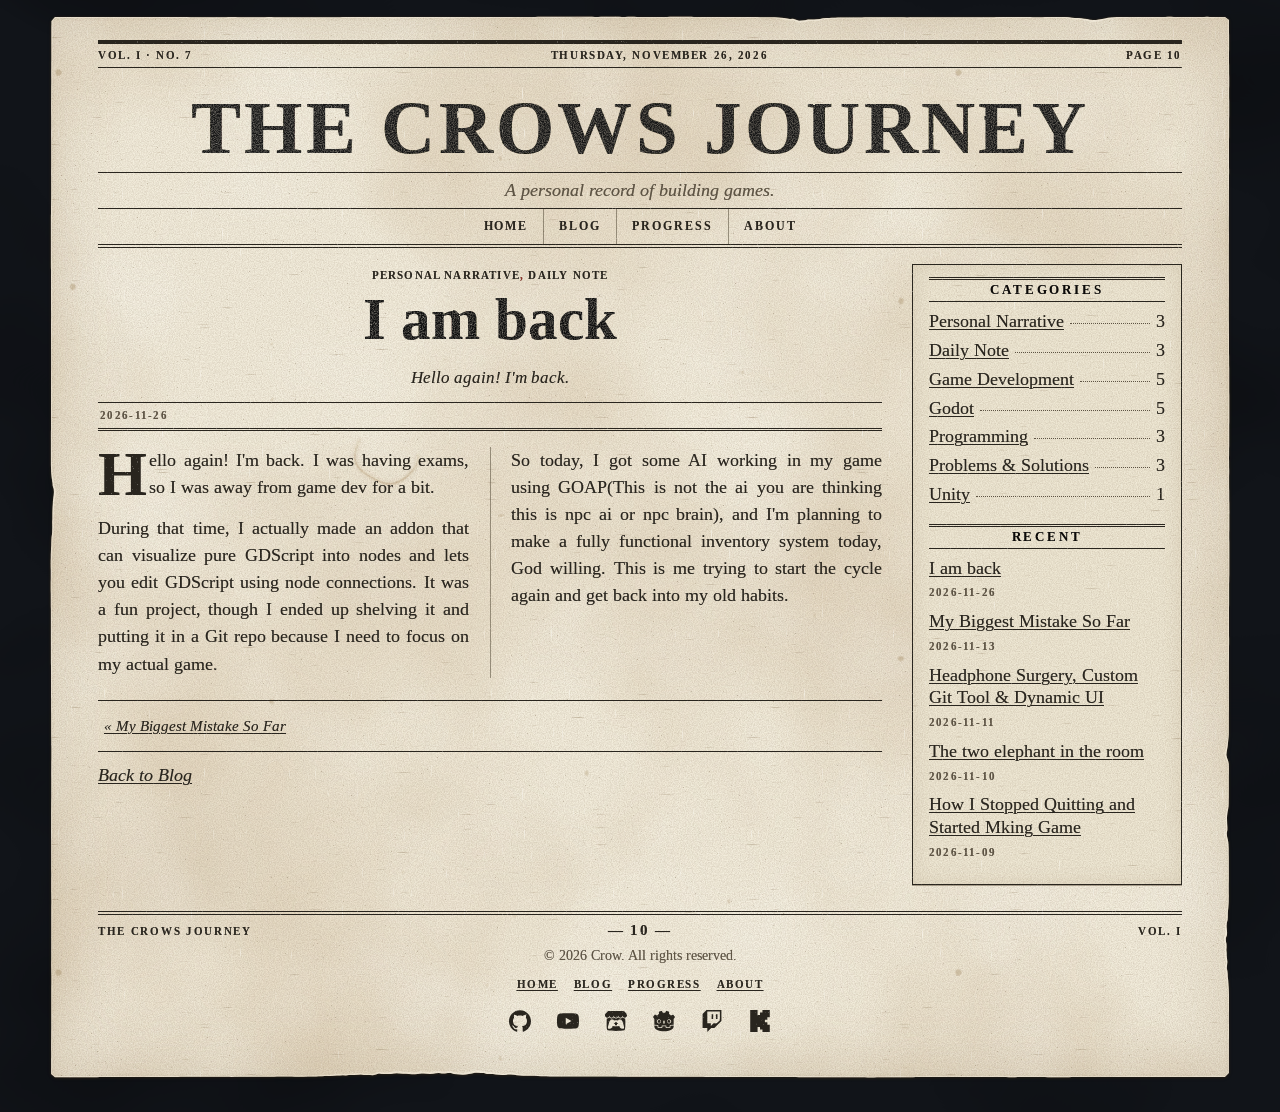
<file: blog/i-am-back/index.html>
<!doctype html><html lang="en"><head><meta charset="utf-8"><meta name="viewport" content="width=device-width,initial-scale=1"><title>I am back  | The Crows Journey</title><meta name="description" content="Hello again! I'm back."><link rel="icon" href="data:image/svg+xml,%3Csvg%20xmlns%3D%22http%3A%2F%2Fwww.w3.org%2F2000%2Fsvg%22%20viewBox%3D%220%200%2032%2032%22%3E%3Crect%20width%3D%2232%22%20height%3D%2232%22%20fill%3D%22%23F6F0E0%22%2F%3E%3Cpath%20d%3D%22M5%205h22v22H5z%22%20fill%3D%22none%22%20stroke%3D%22%2329251E%22%20stroke-width%3D%222%22%2F%3E%3Cpath%20d%3D%22M9%2010h14M9%2015h14M9%2020h9%22%20stroke%3D%22%2329251E%22%20stroke-width%3D%222%22%2F%3E%3C%2Fsvg%3E"><link rel="preload" href="/fonts/LiberationSerif-Regular.woff" as="font" type="font/woff" crossorigin><link rel="preload" href="/fonts/LiberationSerif-Bold.woff" as="font" type="font/woff" crossorigin><link rel="stylesheet" href="/style.css?v=6475917e"><link rel="stylesheet" href="/lightbox.css?v=a3bf4f7c"></head><body class="site"><a class="skip" href="#main">Skip to the content</a><svg class="defs" width="0" height="0" aria-hidden="true" focusable="false"><defs><filter id="ink" x="-1%" y="-5%" width="102%" height="110%"><feTurbulence type="fractalNoise" baseFrequency=".04 .06" numOctaves="2" seed="3" result="w"/><feDisplacementMap in="SourceGraphic" in2="w" scale="1.7" result="d"/><feTurbulence type="fractalNoise" baseFrequency=".9" numOctaves="2" seed="8" result="g"/><feColorMatrix in="g" type="matrix" values="0 0 0 0 0  0 0 0 0 0  0 0 0 0 0  -.9 0 0 0 1.32" result="a"/><feComposite in="d" in2="a" operator="in"/></filter></defs></svg><div class="sheet"><div class="paper"><header class="mast"><p class="strip"><span>Vol. I &middot; No. 7</span><span>Thursday, November 26, 2026</span><span>Page 10</span></p><p class="nameplate"><a href="/">The Crows Journey</a></p><p class="sub">A personal record of building games.</p><nav aria-label="Main"><a href="/">Home</a><a href="/blog/">Blog</a><a href="/progress/">Progress</a><a href="/about/">About</a></nav></header><div class="wrap"><main id="main"><article class="post"><p class="meta kicker"><a data-cat="Personal Narrative" href="/blog/#Personal%20Narrative">Personal Narrative</a>, <a data-cat="Daily Note" href="/blog/#Daily%20Note">Daily Note</a></p><h1 class="title">I am back </h1><p class="deck">Hello again! I'm back.</p><p class="byline"><span><time datetime="2026-11-26">2026-11-26</time></span><span></span></p><div class="body"><p>Hello again! I'm back. I was having exams, so I was away from game dev for a bit.</p>
<p>During that time, I actually made an addon that can visualize pure GDScript into nodes and lets you edit GDScript using node connections. It was a fun project, though I ended up shelving it and putting it in a Git repo because I need to focus on my actual game.</p>
<p>So today, I got some AI working in my game using GOAP(This is not the ai you are thinking this is npc ai or npc brain), and I'm planning to make a fully functional inventory system today, God willing. This is me trying to start the cycle again and get back into my old habits.</p></div><nav class="pn" aria-label="More articles"><a href="/blog/my-bigest-mistek-sofar/">&laquo; My Biggest Mistake So Far</a></nav><p class="allmore"><a href="/blog/">Back to Blog</a></p></article></main><aside aria-label="Sidebar"><section><h2 class="ah">Categories</h2><ul class="index"><li><a data-cat="Personal Narrative" href="/blog/#Personal%20Narrative">Personal Narrative</a><span class="dots" aria-hidden="true"></span><span class="n">3</span></li><li><a data-cat="Daily Note" href="/blog/#Daily%20Note">Daily Note</a><span class="dots" aria-hidden="true"></span><span class="n">3</span></li><li><a data-cat="Game Development" href="/blog/#Game%20Development">Game Development</a><span class="dots" aria-hidden="true"></span><span class="n">5</span></li><li><a data-cat="Godot" href="/blog/#Godot">Godot</a><span class="dots" aria-hidden="true"></span><span class="n">5</span></li><li><a data-cat="Programming" href="/blog/#Programming">Programming</a><span class="dots" aria-hidden="true"></span><span class="n">3</span></li><li><a data-cat="Problems &amp; Solutions" href="/blog/#Problems%20%26%20Solutions">Problems &amp; Solutions</a><span class="dots" aria-hidden="true"></span><span class="n">3</span></li><li><a data-cat="Unity" href="/blog/#Unity">Unity</a><span class="dots" aria-hidden="true"></span><span class="n">1</span></li></ul></section><section><h2 class="ah">Recent</h2><ul><li><a href="/blog/i-am-back/">I am back </a><br><time class="meta" datetime="2026-11-26">2026-11-26</time></li><li><a href="/blog/my-bigest-mistek-sofar/">My Biggest Mistake So Far</a><br><time class="meta" datetime="2026-11-13">2026-11-13</time></li><li><a href="/blog/post-2/">Headphone Surgery, Custom Git Tool &amp;  Dynamic UI</a><br><time class="meta" datetime="2026-11-11">2026-11-11</time></li><li><a href="/blog/post/">The two elephant in the room</a><br><time class="meta" datetime="2026-11-10">2026-11-10</time></li><li><a href="/blog/set-up-before-making-game/">How I Stopped Quitting and Started Mking Game</a><br><time class="meta" datetime="2026-11-09">2026-11-09</time></li></ul></section></aside></div><footer><p class="folio"><span>The Crows Journey</span><span class="pg">&mdash; 10 &mdash;</span><span>Vol. I</span></p><p>© 2026 Crow. All rights reserved.</p><nav class="fnav" aria-label="Footer"><a href="/">Home</a><a href="/blog/">Blog</a><a href="/progress/">Progress</a><a href="/about/">About</a></nav><ul class="social" aria-label="Social links"><li><a href="https://github.com/iamtwicrow" target="_blank" rel="noopener noreferrer" aria-label="Github (opens in a new tab)" title="Github"><svg class="ico" viewBox="0 0 24 24" aria-hidden="true" focusable="false"><path d="M12 .297c-6.63 0-12 5.373-12 12 0 5.303 3.438 9.8 8.205 11.385.6.113.82-.258.82-.577 0-.285-.01-1.04-.015-2.04-3.338.724-4.042-1.61-4.042-1.61C4.422 18.07 3.633 17.7 3.633 17.7c-1.087-.744.084-.729.084-.729 1.205.084 1.838 1.236 1.838 1.236 1.07 1.835 2.809 1.305 3.495.998.108-.776.417-1.305.76-1.605-2.665-.3-5.466-1.332-5.466-5.93 0-1.31.465-2.38 1.235-3.22-.135-.303-.54-1.523.105-3.176 0 0 1.005-.322 3.3 1.23.96-.267 1.98-.399 3-.405 1.02.006 2.04.138 3 .405 2.28-1.552 3.285-1.23 3.285-1.23.645 1.653.24 2.873.12 3.176.765.84 1.23 1.91 1.23 3.22 0 4.61-2.805 5.625-5.475 5.92.42.36.81 1.096.81 2.22 0 1.606-.015 2.896-.015 3.286 0 .315.21.69.825.57C20.565 22.092 24 17.592 24 12.297c0-6.627-5.373-12-12-12"/></svg></a></li><li><a href="https://www.youtube.com/@twicrow" target="_blank" rel="noopener noreferrer" aria-label="Youtube (opens in a new tab)" title="Youtube"><svg class="ico" viewBox="0 0 24 24" aria-hidden="true" focusable="false"><path d="M23.498 6.186a3.016 3.016 0 0 0-2.122-2.136C19.505 3.545 12 3.545 12 3.545s-7.505 0-9.377.505A3.017 3.017 0 0 0 .502 6.186C0 8.07 0 12 0 12s0 3.93.502 5.814a3.016 3.016 0 0 0 2.122 2.136c1.871.505 9.376.505 9.376.505s7.505 0 9.377-.505a3.015 3.015 0 0 0 2.122-2.136C24 15.93 24 12 24 12s0-3.93-.502-5.814zM9.545 15.568V8.432L15.818 12l-6.273 3.568z"/></svg></a></li><li><a href="https://twicrow.itch.io/" target="_blank" rel="noopener noreferrer" aria-label="Itch (opens in a new tab)" title="Itch"><svg class="ico" viewBox="0 0 24 24" aria-hidden="true" focusable="false"><path d="M3.13 1.338C2.08 1.96.02 4.328 0 4.95v1.03c0 1.303 1.22 2.45 2.325 2.45 1.33 0 2.436-1.102 2.436-2.41 0 1.308 1.07 2.41 2.4 2.41 1.328 0 2.362-1.102 2.362-2.41 0 1.308 1.137 2.41 2.466 2.41h.024c1.33 0 2.466-1.102 2.466-2.41 0 1.308 1.034 2.41 2.363 2.41 1.33 0 2.4-1.102 2.4-2.41 0 1.308 1.106 2.41 2.435 2.41C22.78 8.43 24 7.282 24 5.98V4.95c-.02-.62-2.082-2.99-3.13-3.612-3.253-.114-5.508-.134-8.87-.133-3.362 0-7.945.053-8.87.133zm6.376 6.477a2.74 2.74 0 0 1-.468.602c-.5.49-1.19.795-1.947.795a2.786 2.786 0 0 1-1.95-.795c-.182-.178-.32-.37-.446-.59-.127.222-.303.412-.486.59a2.788 2.788 0 0 1-1.95.795c-.092 0-.187-.025-.264-.052-.107 1.113-.152 2.176-.168 2.95v.005l-.006 1.167c.02 2.334-.23 7.564 1.03 8.85 1.952.454 5.545.662 9.15.663 3.605 0 7.198-.21 9.15-.664 1.26-1.284 1.01-6.514 1.03-8.848l-.006-1.167v-.004c-.016-.775-.06-1.838-.168-2.95-.077.026-.172.052-.263.052a2.788 2.788 0 0 1-1.95-.795c-.184-.178-.36-.368-.486-.59-.127.22-.265.412-.447.59a2.786 2.786 0 0 1-1.95.794c-.76 0-1.446-.303-1.948-.793a2.74 2.74 0 0 1-.468-.602 2.738 2.738 0 0 1-.463.602 2.787 2.787 0 0 1-1.95.794h-.16a2.787 2.787 0 0 1-1.95-.793 2.738 2.738 0 0 1-.464-.602zm-2.004 2.59v.002c.795.002 1.5 0 2.373.953.687-.072 1.406-.108 2.125-.107.72 0 1.438.035 2.125.107.873-.953 1.578-.95 2.372-.953.376 0 1.876 0 2.92 2.934l1.123 4.028c.832 2.995-.266 3.068-1.636 3.07-2.03-.075-3.156-1.55-3.156-3.025-1.124.184-2.436.276-3.748.277-1.312 0-2.624-.093-3.748-.277 0 1.475-1.125 2.95-3.156 3.026-1.37-.004-2.468-.077-1.636-3.072l1.122-4.027c1.045-2.934 2.545-2.934 2.92-2.934zM12 12.714c-.002.002-2.14 1.964-2.523 2.662l1.4-.056v1.22c0 .056.56.033 1.123.007.562.026 1.124.05 1.124-.008v-1.22l1.4.055C14.138 14.677 12 12.713 12 12.713z"/></svg></a></li><li><a href="https://forum.godotengine.org/u/death3666/" target="_blank" rel="noopener noreferrer" aria-label="Godot (opens in a new tab)" title="Godot"><svg class="ico" viewBox="0 0 24 24" aria-hidden="true" focusable="false"><path d="M9.5598.683c-1.096.244-2.1812.5831-3.1983 1.0951.023.8981.081 1.7582.199 2.6323-.395.253-.81.47-1.178.766-.375.288-.7581.564-1.0971.9011-.6781-.448-1.3962-.869-2.1352-1.2411C1.3532 5.6934.608 6.6186 0 7.6546c.458.7411.936 1.4352 1.4521 2.0942h.014v6.3565c.012 0 .023 0 .035.003l3.8963.376c.204.02.364.184.378.3891l.12 1.7201 3.3994.242.234-1.587c.03-.206.207-.358.415-.358h4.1114c.208 0 .385.152.415.358l.234 1.587 3.3993-.242.12-1.72a.4196.4196 0 01.378-.3891l3.8954-.376c.012 0 .023-.003.035-.003v-.5071h.002V9.7498h.014c.516-.659.994-1.3531 1.4521-2.0942-.608-1.036-1.3541-1.9611-2.1512-2.8192-.739.372-1.4571.793-2.1352 1.2411-.339-.337-.721-.613-1.096-.901-.369-.296-.7841-.5131-1.1781-.7661.117-.8741.175-1.7342.199-2.6323-1.0171-.512-2.1012-.851-3.1983-1.095-.438.736-.838 1.533-1.1871 2.3121-.414-.069-.829-.094-1.2461-.099h-.016c-.417.005-.832.03-1.2461.099-.349-.779-.749-1.576-1.1881-2.3121l.001-.001zM6.4765 9.9889c1.2971 0 2.3492 1.0511 2.3492 2.3482s-1.052 2.3482-2.3492 2.3482c-1.296 0-2.3482-1.051-2.3482-2.3482 0-1.297 1.0511-2.3482 2.3482-2.3482zm11.049 0c1.296 0 2.3482 1.0511 2.3482 2.3482s-1.0511 2.3482-2.3482 2.3482-2.3492-1.051-2.3492-2.3482c0-1.297 1.051-2.3482 2.3492-2.3482zm-10.824.9301c-.861 0-1.559.698-1.559 1.5591s.698 1.5582 1.559 1.5582c.8611 0 1.5592-.698 1.5592-1.5582 0-.86-.697-1.559-1.5591-1.559zm10.598 0c-.8611 0-1.5582.698-1.5582 1.5591s.697 1.5582 1.5581 1.5582c.8611 0 1.5592-.698 1.5592-1.5582 0-.86-.697-1.559-1.5592-1.559zm-5.2985.453c.417 0 .757.308.757.6871v2.1622c0 .379-.339.687-.757.687s-.756-.308-.756-.687V12.059c0-.379.339-.687.756-.687zM1.4601 16.9464c.002.377.006.789.006.871 0 3.7014 4.6944 5.4795 10.5269 5.5005h.014c5.8325-.02 10.5259-1.7991 10.5259-5.5004 0-.084.005-.495.007-.871l-3.5023.338-.121 1.729a.421.421 0 01-.389.3901l-4.1814.296a.4203.4203 0 01-.415-.358l-.238-1.6141h-3.3863l-.238 1.6141a.4192.4192 0 01-.4451.357l-4.1513-.296c-.208-.015-.375-.181-.389-.389l-.12-1.7292-3.5044-.337z"/></svg></a></li><li><a href="https://www.twitch.tv/iamtwicrow" target="_blank" rel="noopener noreferrer" aria-label="Twitch (opens in a new tab)" title="Twitch"><svg class="ico" viewBox="0 0 24 24" aria-hidden="true" focusable="false"><path d="M11.571 4.714h1.715v5.143H11.57zm4.715 0H18v5.143h-1.714zM6 0L1.714 4.286v15.428h5.143V24l4.286-4.286h3.428L22.286 12V0zm14.571 11.143l-3.428 3.428h-3.429l-3 3v-3H6.857V1.714h13.714Z"/></svg></a></li><li><a href="https://kick.com/twicrow" target="_blank" rel="noopener noreferrer" aria-label="Kick (opens in a new tab)" title="Kick"><svg class="ico" viewBox="0 0 24 24" aria-hidden="true" focusable="false"><path d="M1.333 0h8v5.333H12V2.667h2.667V0h8v8H20v2.667h-2.667v2.666H20V16h2.667v8h-8v-2.667H12v-2.666H9.333V24h-8Z"/></svg></a></li></ul></footer></div></div><script>(function () {
  var paper = document.querySelector('.sheet > .paper');
  if (!paper || !window.CSS || !CSS.supports || !CSS.supports('clip-path', 'path("M0 0L1 0L1 1Z")')) return;
  var rim = document.createElement('i');
  rim.className = 'rim'; rim.setAttribute('aria-hidden', 'true'); paper.appendChild(rim);
  var MAX_TEAR = 7.2;
  function randomSeed() {
    try { var a = new Uint32Array(1); crypto.getRandomValues(a); return a[0]; }
    catch (e) { return (Math.random() * 4294967296) >>> 0; }
  }
  function prng(a) { // small seeded generator (mulberry32) -> () => 0..1
    return function () {
      a = (a + 0x6D2B79F5) | 0; var t = Math.imul(a ^ (a >>> 15), 1 | a);
      t = (t + Math.imul(t ^ (t >>> 7), 61 | t)) ^ t; return ((t ^ (t >>> 14)) >>> 0) / 4294967296;
    };
  }
  function rnd(i, seed) { // deterministic hash -> 0..1
    var n = (Math.imul(i, 374761393) + Math.imul(seed, 668265263)) | 0;
    n = Math.imul(n ^ (n >>> 13), 1274126177); n ^= n >>> 16;
    return (n >>> 0) / 4294967296;
  }
  function noise(s, seed, wavelength) { // smooth value noise, 0..1
    var x = s / wavelength, i = Math.floor(x), f = x - i, t = f * f * (3 - 2 * f);
    return rnd(i, seed) * (1 - t) + rnd(i + 1, seed) * t;
  }
  var model = null;
  function makeModel(W, H) {
    var R = prng(randomSeed()), len = [W, H, W, H], perim = 2 * (W + H), i, k;
    var edges = [0, 1, 2, 3].map(function () { return { seed: (R() * 4294967296) | 0, ev: [] }; });
    var corner = [0, 1, 2, 3].map(function () { return 2.5 + R() * 3; }); // each corner is cut slightly differently
    function pickEdge() { var r = R() * perim, e = 0; while (e < 3 && r > len[e]) { r -= len[e]; e++; } return e; }
    function add(kind, forced) { // kind 0 = small, 1 = medium, 2 = large
      var e = forced === undefined ? pickEdge() : forced, L = len[e];
      var w = kind === 2 ? 150 + R() * 110 : kind === 1 ? 70 + R() * 60 : 26 + R() * 70;
      w = Math.min(w, L * 0.22);
      var lo = 36 + w / 2, hi = L - 36 - w / 2; if (hi <= lo) return;
      edges[e].ev.push({
        t: (lo + R() * (hi - lo)) / L, // position as a fraction of the edge, random every time
        wl: w * (0.3 + R() * 0.4), wr: w * (0.3 + R() * 0.4), // the two flanks are never symmetric
        d: kind === 2 ? 5.2 + R() * 1.7 : kind === 1 ? 3.4 + R() * 1.6 : 1.6 + R() * 2.6,
        sd: (R() * 4294967296) | 0, lump: 5 + R() * 8
      });
    }
    for (k = 0; k < 4; k++) if (R() < 0.7) add(0, k); // all four edges stay a little imperfect, none is guaranteed a tear
    var small = Math.floor(perim / 1000 * (0.35 + R() * 1.25) + R()); // more small tears, a random number per page
    for (i = 0; i < small; i++) add(0);
    var medium = Math.floor(perim / 2800 * (0.3 + R() * 1.4) + R() * 0.8); // an occasional medium irregularity
    for (i = 0; i < medium; i++) add(1);
    if (R() < 0.2) add(2); // one more noticeable tear on roughly one page in five, never more than one
    for (k = 0; k < 4; k++) edges[k].ev.sort(function (a, b) { return a.t - b.t; });
    return { edges: edges, corner: corner, len: len };
  }
  function tear(s, e, L) { // depth (px) of the torn sections at s px along an edge; 0 elsewhere
    var m = 0;
    for (var i = 0; i < e.ev.length; i++) {
      var v = e.ev[i], c = v.t * L, x = s < c ? (c - s) / v.wl : (s - c) / v.wr;
      if (x >= 1) continue;
      var q = 1 - x * x, env = q * q; // smooth fall-off: the tear melts into the clean edge
      var jag = (0.55 + 0.45 * noise(s, v.sd, 7)) * (0.7 + 0.3 * noise(s, v.sd + 1, v.lump)) * (0.8 + 0.3 * noise(s, v.sd + 2, 3.7));
      var d = v.d * env * jag; if (d > m) m = d;
    }
    return m > MAX_TEAR ? MAX_TEAR : m;
  }
  function bite(s, e, L) { // how far (px) the line sits inside the nominal edge
    return 0.4 + 0.7 * noise(s, e.seed, 260) + 0.35 * noise(s, e.seed + 1, 75) + 0.2 * noise(s, e.seed + 2, 13) + tear(s, e, L);
  }
  function rimWidth(s, e, L) { // the pale fibre rim is thin and uneven, a little wider where the paper is torn
    return 0.8 + 0.5 * noise(s, e.seed + 7, 18) + 1.3 * Math.min(1, tear(s, e, L) / 4.5);
  }
  function outline(W, H, step, inner) {
    var P = [], k = inner ? 1 : 0, c = model.corner, E = model.edges;
    function add(x, y) { P.push(x.toFixed(1) + ' ' + y.toFixed(1)); }
    function b(s, e, L) { return bite(s, E[e], L) + k * rimWidth(s, E[e], L); }
    var x, y;
    for (x = c[0]; x <= W - c[1]; x += step) add(x, b(x, 0, W));
    for (y = c[1]; y <= H - c[2]; y += step) add(W - b(y, 1, H), y);
    for (x = W - c[2]; x >= c[3]; x -= step) add(x, H - b(x, 2, W));
    for (y = H - c[3]; y >= c[0]; y -= step) add(b(y, 3, H), y);
    return 'M' + P.join('L') + 'Z';
  }
  function apply() {
    var W = paper.offsetWidth, H = paper.offsetHeight; if (!W || !H) return;
    if (!model) model = makeModel(W, H);
    var step = H > 6000 ? 5 : 3, outer = outline(W, H, step, false);
    paper.style.clipPath = 'path("' + outer + '")';
    rim.style.clipPath = 'path(evenodd,"' + outer + outline(W, H, step, true) + '")'; // outer line minus the inner line = a thin ring
  }
  var queued = false;
  function schedule() { if (queued) return; queued = true; requestAnimationFrame(function () { queued = false; apply(); }); }
  apply();
  if (window.ResizeObserver) new ResizeObserver(schedule).observe(paper);
  else { addEventListener('resize', schedule); addEventListener('load', schedule); }
})();</script><script>(function () {
  var paper = document.querySelector('.sheet > .paper');
  if (!paper || !document.createElementNS) return;
  var NS = 'http://www.w3.org/2000/svg';
  var AVOID = '.ph,.vbox,.mwrap,.gallery,.compare,figure,iframe,video,img,aside,.note,pre,.scroll';
  function randomSeed() {
    try { var a = new Uint32Array(1); crypto.getRandomValues(a); return a[0]; }
    catch (e) { return (Math.random() * 4294967296) >>> 0; }
  }
  function prng(a) { // small seeded generator (mulberry32) -> () => 0..1
    return function () {
      a = (a + 0x6D2B79F5) | 0; var t = Math.imul(a ^ (a >>> 15), 1 | a);
      t = (t + Math.imul(t ^ (t >>> 7), 61 | t)) ^ t; return ((t ^ (t >>> 14)) >>> 0) / 4294967296;
    };
  }
  var R = prng(randomSeed());
  (function () {
    var s = paper.style, jit = function (c) { return (c + (R() - 0.5) * 16).toFixed(1) + '%'; };
    s.setProperty('--p1', Math.floor(R() * 900) + 'px ' + Math.floor(R() * 900) + 'px');
    s.setProperty('--p2', Math.floor(R() * 700) + 'px ' + Math.floor(R() * 700) + 'px');
    s.setProperty('--p6', Math.floor(R() * 1400) + 'px ' + Math.floor(R() * 1400) + 'px');
    s.setProperty('--ax', jit(11)); s.setProperty('--ay', jit(83)); s.setProperty('--bx', jit(89)); s.setProperty('--by', jit(31));
  })();
  function el(tag, attrs, parent) {
    var n = document.createElementNS(NS, tag);
    for (var k in attrs) n.setAttribute(k, attrs[k]);
    if (parent) parent.appendChild(n); return n;
  }
  function pt(x, y) { return x.toFixed(1) + ' ' + y.toFixed(1); }
  var COFFEE = '128,84,38';
  function wobble(amp) {
    var h = [];
    for (var k = 2; k <= 6; k++) h.push({ k: k, a: amp * R() / k, p: R() * 6.283 });
    return function (t) { var v = 1; for (var i = 0; i < h.length; i++) v += h[i].a * Math.cos(h[i].k * t + h[i].p); return v; };
  }
  function makeRing(g) {
    var r = 17 + R() * 21, ex = R() * 0.13, f = wobble(0.11), I = 0.7 + R() * 0.7; // I = this mark's own subtle intensity
    var full = R() < 0.38, span = full ? 6.283 : 6.283 * (0.5 + R() * 0.42), a0 = R() * 6.283, w = 1.3 + R() * 1.4;
    var ph1 = R() * 6.283, ph2 = R() * 6.283, nseg = full ? 18 : 12 + Math.floor(R() * 4);
    function P(t) { var rr = r * f(t); return [rr * Math.cos(t) * (1 + ex), rr * Math.sin(t) * (1 - ex)]; }
    function arc(t0, t1, n) { var s = [], i; for (i = 0; i <= n; i++) { var p = P(t0 + (t1 - t0) * i / n); s.push(pt(p[0], p[1])); } return s; }
    var halo = el('g', { filter: 'url(#cf-wide)' }, g), edge = el('g', { filter: 'url(#cf-soft)' }, g);
    if (full) el('path', { d: 'M' + arc(0, 6.283, 48).join('L') + 'Z', fill: 'rgba(' + COFFEE + ',' + (0.022 + R() * 0.02) * I + ')' }, halo);
    el('path', { d: 'M' + arc(a0, a0 + span, 48).join('L') + (full ? 'Z' : ''), fill: 'none', stroke: 'rgba(' + COFFEE + ',' + 0.05 * I + ')', 'stroke-width': (w * 3.4).toFixed(1) }, halo);
    for (var i = 0; i < nseg; i++) { // the line is thicker and darker in places, and fades out where an incomplete ring ends
      var t0 = a0 + span * i / nseg, t1 = a0 + span * (i + 1) / nseg, m = (i + 0.5) / nseg;
      var vary = 0.6 + 0.4 * (0.5 + 0.5 * Math.sin(ph1 + m * 9) * Math.cos(ph2 + m * 4.3));
      var taper = full ? 1 : Math.min(1, 0.25 + 3.2 * Math.min(m, 1 - m));
      el('path', { d: 'M' + arc(t0, t1 + 0.02, 4).join('L'), fill: 'none', stroke: 'rgba(' + COFFEE + ',' + Math.min(0.23, 0.19 * I * vary * taper).toFixed(3) + ')', 'stroke-width': (w * (0.75 + 0.5 * vary)).toFixed(2) }, edge);
    }
    if (R() < 0.4) { // a fainter second line just inside, where the liquid dried in stages
      var q = 0.9 - R() * 0.04, s2 = [], j;
      for (j = 0; j <= 36; j++) { var tt = a0 + span * (0.08 + 0.7 * j / 36), pp = P(tt); s2.push(pt(pp[0] * q, pp[1] * q)); }
      el('path', { d: 'M' + s2.join('L'), fill: 'none', stroke: 'rgba(' + COFFEE + ',' + 0.07 * I + ')', 'stroke-width': (w * 0.7).toFixed(2) }, edge);
    }
    return r * 1.25;
  }
  function makeDrop(g, r) {
    var f = wobble(0.34), ex = R() * 0.3, rot = R() * 6.283, I = 0.6 + R() * 0.7, s = [], i, p;
    for (i = 0; i < 16; i++) {
      var t = i / 16 * 6.283, rr = r * f(t);
      var x = rr * Math.cos(t) * (1 + ex), y = rr * Math.sin(t) * (1 - ex);
      s.push(pt(x * Math.cos(rot) - y * Math.sin(rot), x * Math.sin(rot) + y * Math.cos(rot)));
    }
    el('path', { d: 'M' + s.join('L') + 'Z', fill: 'rgba(' + COFFEE + ',' + (0.085 * I).toFixed(3) + ')', stroke: 'rgba(' + COFFEE + ',' + (0.12 * I).toFixed(3) + ')', 'stroke-width': r > 2.6 ? 0.7 : 0.4 }, g);
  }
  function makeDrops(g, n, spread) { // a loose handful, mostly very small
    var items = [];
    for (var i = 0; i < n; i++) {
      var a = R() * 6.283, d = spread * Math.pow(R(), 0.7), r = 1 + Math.pow(R(), 2.2) * 3.6;
      var dg = el('g', { transform: 'translate(' + (d * Math.cos(a)).toFixed(1) + ' ' + (d * Math.sin(a)).toFixed(1) + ')', filter: 'url(#cf-soft)' }, g);
      makeDrop(dg, r); items.push(r);
    }
    return spread + 6;
  }
  var svg = null, marks = [], rects = [];
  function readRects() { // boxes that stains keep clear of, in the paper's own coordinates
    var b = paper.getBoundingClientRect(); rects = [];
    var list = paper.querySelectorAll(AVOID);
    for (var i = 0; i < list.length; i++) {
      var r = list[i].getBoundingClientRect();
      if (r.width > 2 && r.height > 2) rects.push([r.left - b.left, r.top - b.top, r.right - b.left, r.bottom - b.top]);
    }
  }
  function free(x, y, rad, self) {
    for (var i = 0; i < rects.length; i++) { var q = rects[i]; if (x > q[0] - rad - 12 && x < q[2] + rad + 12 && y > q[1] - rad - 12 && y < q[3] + rad + 12) return false; }
    for (var j = 0; j < marks.length; j++) { // never two noticeable marks close together
      var m = marks[j]; if (m === self || !m.shown) continue;
      var dx = x - m.x, dy = y - m.y, need = (self.big && m.big ? 330 : 190) + rad + m.rad;
      if (dx * dx + dy * dy < need * need) return false;
    }
    return true;
  }
  function place(m, W, H, fresh) { // fx/fy are kept as fractions of the sheet, so a resize moves a mark with the page
    var rad = m.rad, i, x, y, edge = rad + 14;
    if (!fresh && m.fx !== undefined) { x = m.fx * W; y = m.fy * H; if (free(x, y, rad, m)) { m.x = x; m.y = y; m.shown = true; return; } }
    for (i = 0; i < 60; i++) {
      x = edge + R() * (W - 2 * edge); y = edge + R() * (H - 2 * edge);
      if (W > 2 * edge && H > 2 * edge && free(x, y, rad, m)) { m.x = x; m.y = y; m.fx = x / W; m.fy = y / H; m.shown = true; return; }
    }
    m.shown = false; m.fx = undefined; // nowhere clear of the pictures: this mark is simply left out
  }
  function build(W, H) {
    svg = el('svg', { 'class': 'stains', 'aria-hidden': 'true', focusable: 'false' });
    var defs = el('defs', {}, svg);
    el('feGaussianBlur', { stdDeviation: '0.45' }, el('filter', { id: 'cf-soft', x: '-25%', y: '-25%', width: '150%', height: '150%' }, defs));
    el('feGaussianBlur', { stdDeviation: '1.7' }, el('filter', { id: 'cf-wide', x: '-30%', y: '-30%', width: '160%', height: '160%' }, defs));
    var scale = W < 520 ? 0.85 : 1, rings, groups, u = R(), cap = 1 + Math.floor(H / 1500), k;
    rings = u < 0.28 ? 0 : u < 0.78 ? 1 : u < 0.96 ? 2 : 3; if (rings > cap) rings = cap; // most pages: one faint ring or none
    u = R(); groups = u < 0.45 ? 0 : u < 0.85 ? 1 : 2;
    function add(kind) {
      var g = el('g', {}, svg), inner = el('g', { transform: 'scale(' + scale + ')' }, g), m = { g: g, big: kind === 'ring', shown: false };
      m.rad = (kind === 'ring' ? makeRing(inner) : makeDrops(inner, 2 + Math.floor(R() * 4), 14 + R() * 20)) * scale;
      var rot = (R() * 360).toFixed(0); m.rot = rot; if (kind === 'ring') inner.setAttribute('transform', 'rotate(' + rot + ') scale(' + scale + ')');
      marks.push(m);
    }
    for (k = 0; k < rings; k++) add('ring');
    for (k = 0; k < groups; k++) add('drops');
    paper.appendChild(svg);
  }
  function apply() {
    var W = paper.offsetWidth, H = paper.offsetHeight; if (!W || !H) return;
    var first = !svg; if (first) build(W, H);
    readRects();
    for (var i = 0; i < marks.length; i++) {
      var m = marks[i]; place(m, W, H, first);
      if (m.shown) { m.g.setAttribute('transform', 'translate(' + m.x.toFixed(1) + ' ' + m.y.toFixed(1) + ')'); m.g.removeAttribute('display'); }
      else m.g.setAttribute('display', 'none');
    }
  }
  var queued = false;
  function schedule() { if (queued) return; queued = true; requestAnimationFrame(function () { queued = false; apply(); }); }
  apply();
  addEventListener('load', schedule);
  if (window.ResizeObserver) new ResizeObserver(schedule).observe(paper); else addEventListener('resize', schedule);
})();</script><script src="/search.js?v=6475917e" data-base="" data-v="6475917e"></script><script src="/lightbox.js?v=a3bf4f7c" defer></script></body></html>
</file>
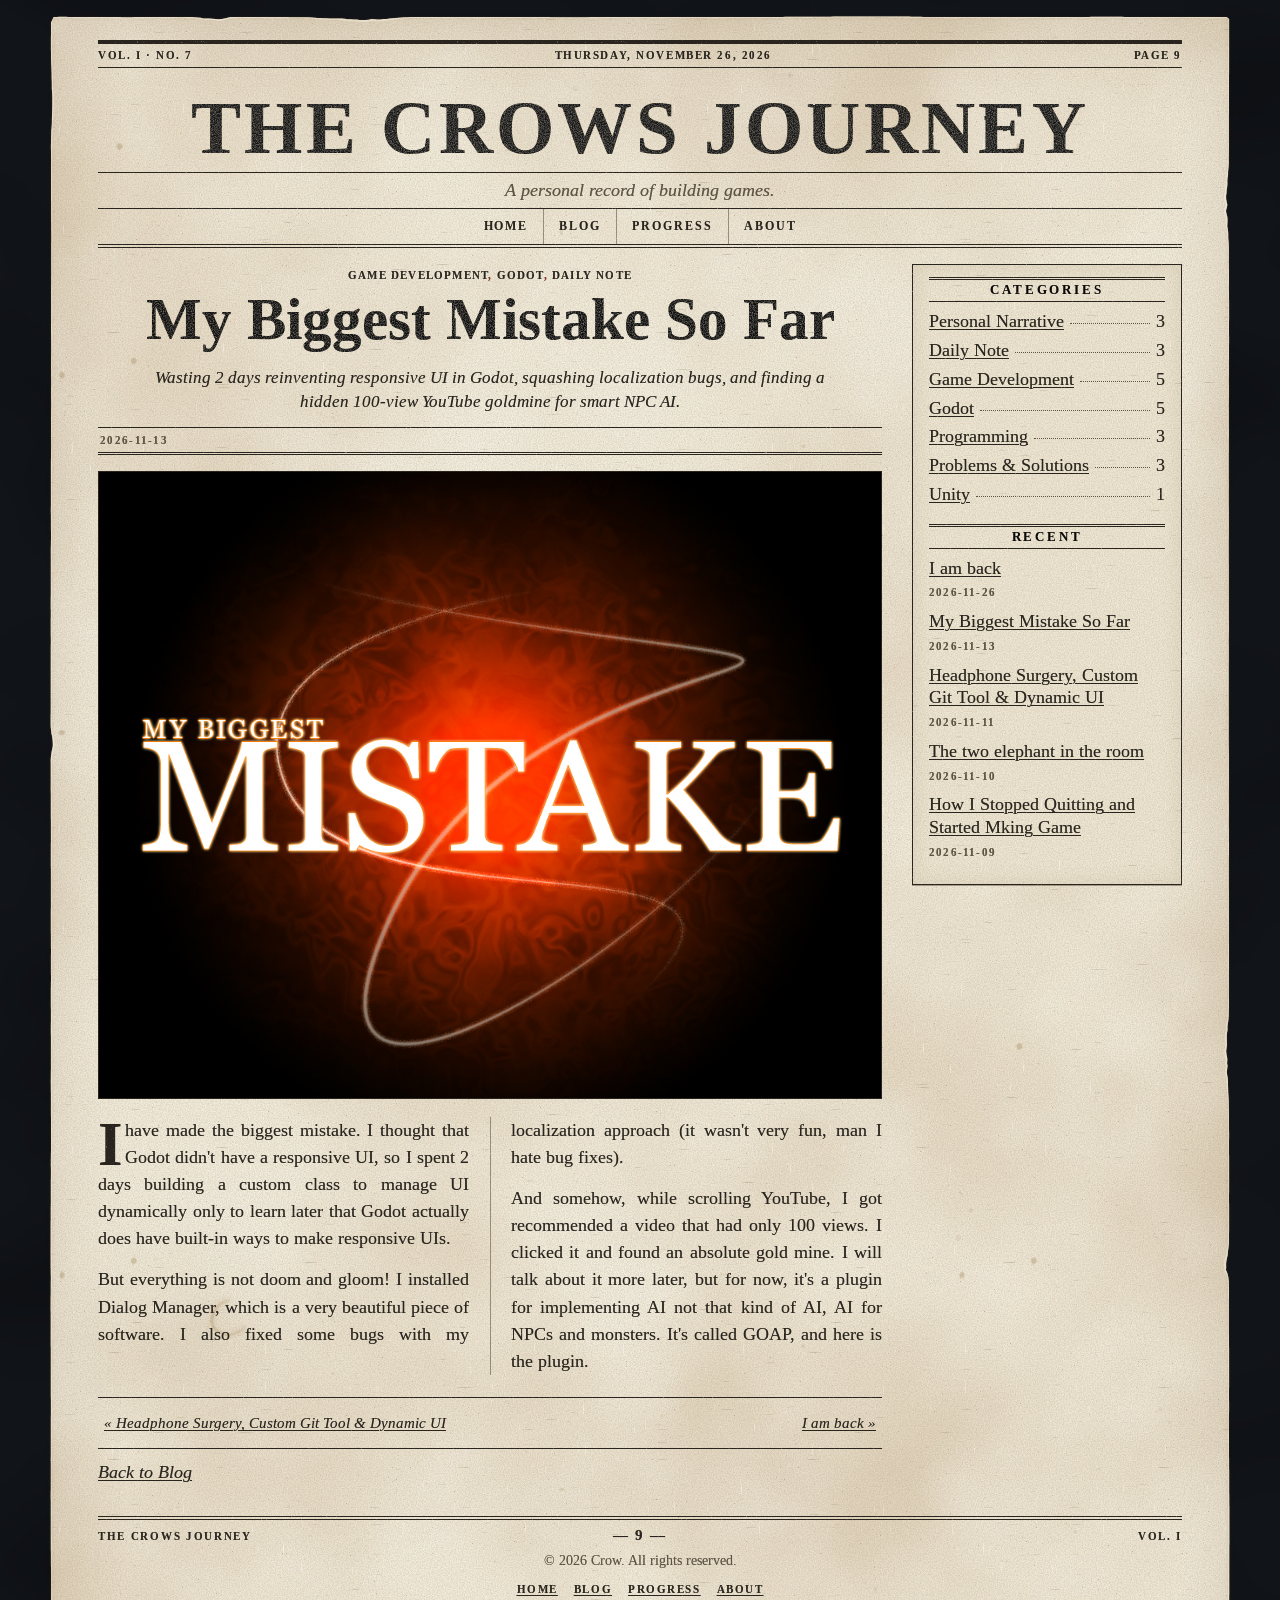
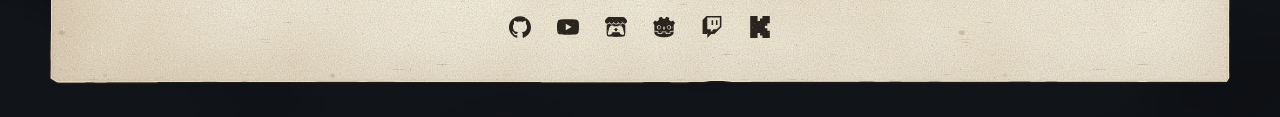
<file: blog/my-bigest-mistek-sofar/index.html>
<!doctype html><html lang="en"><head><meta charset="utf-8"><meta name="viewport" content="width=device-width,initial-scale=1"><title>My Biggest Mistake So Far | The Crows Journey</title><meta name="description" content="Wasting 2 days reinventing responsive UI in Godot, squashing localization bugs, and finding a hidden 100-view YouTube goldmine for smart NPC AI."><link rel="icon" href="data:image/svg+xml,%3Csvg%20xmlns%3D%22http%3A%2F%2Fwww.w3.org%2F2000%2Fsvg%22%20viewBox%3D%220%200%2032%2032%22%3E%3Crect%20width%3D%2232%22%20height%3D%2232%22%20fill%3D%22%23F6F0E0%22%2F%3E%3Cpath%20d%3D%22M5%205h22v22H5z%22%20fill%3D%22none%22%20stroke%3D%22%2329251E%22%20stroke-width%3D%222%22%2F%3E%3Cpath%20d%3D%22M9%2010h14M9%2015h14M9%2020h9%22%20stroke%3D%22%2329251E%22%20stroke-width%3D%222%22%2F%3E%3C%2Fsvg%3E"><link rel="preload" href="/fonts/LiberationSerif-Regular.woff" as="font" type="font/woff" crossorigin><link rel="preload" href="/fonts/LiberationSerif-Bold.woff" as="font" type="font/woff" crossorigin><link rel="stylesheet" href="/style.css?v=6475917e"><link rel="stylesheet" href="/lightbox.css?v=a3bf4f7c"></head><body class="site"><a class="skip" href="#main">Skip to the content</a><svg class="defs" width="0" height="0" aria-hidden="true" focusable="false"><defs><filter id="ink" x="-1%" y="-5%" width="102%" height="110%"><feTurbulence type="fractalNoise" baseFrequency=".04 .06" numOctaves="2" seed="3" result="w"/><feDisplacementMap in="SourceGraphic" in2="w" scale="1.7" result="d"/><feTurbulence type="fractalNoise" baseFrequency=".9" numOctaves="2" seed="8" result="g"/><feColorMatrix in="g" type="matrix" values="0 0 0 0 0  0 0 0 0 0  0 0 0 0 0  -.9 0 0 0 1.32" result="a"/><feComposite in="d" in2="a" operator="in"/></filter></defs></svg><div class="sheet"><div class="paper"><header class="mast"><p class="strip"><span>Vol. I &middot; No. 7</span><span>Thursday, November 26, 2026</span><span>Page 9</span></p><p class="nameplate"><a href="/">The Crows Journey</a></p><p class="sub">A personal record of building games.</p><nav aria-label="Main"><a href="/">Home</a><a href="/blog/">Blog</a><a href="/progress/">Progress</a><a href="/about/">About</a></nav></header><div class="wrap"><main id="main"><article class="post"><p class="meta kicker"><a data-cat="Game Development" href="/blog/#Game%20Development">Game Development</a>, <a data-cat="Godot" href="/blog/#Godot">Godot</a>, <a data-cat="Daily Note" href="/blog/#Daily%20Note">Daily Note</a></p><h1 class="title">My Biggest Mistake So Far</h1><p class="deck">Wasting 2 days reinventing responsive UI in Godot, squashing localization bugs, and finding a hidden 100-view YouTube goldmine for smart NPC AI.</p><p class="byline"><span><time datetime="2026-11-13">2026-11-13</time></span><span></span></p><figure class="cover"><span class="ph"><img class="" src="/images/blog/my-bigest-mistek-sofar/cover-63cde086.jpg" alt="My Biggest Mistake So Far" decoding="async" width="1000" height="800"></span></figure><div class="body"><p>I have made the biggest mistake. I thought that Godot didn't have a responsive UI, so I spent 2 days building a custom class to manage UI dynamically only to learn later that Godot actually does have built-in ways to make responsive UIs.</p>
<p>But everything is not doom and gloom! I installed Dialog Manager, which is a very beautiful piece of software. I also fixed some bugs with my localization approach (it wasn't very fun, man I hate bug fixes).</p>
<p>And somehow, while scrolling YouTube, I got recommended a video that had only 100 views. I clicked it and found an absolute gold mine. I will talk about it more later, but for now, it's a plugin for implementing AI not that kind of AI, AI for NPCs and monsters. It's called GOAP, and here is the plugin.</p></div><nav class="pn" aria-label="More articles"><a href="/blog/post-2/">&laquo; Headphone Surgery, Custom Git Tool &amp;  Dynamic UI</a><a href="/blog/i-am-back/">I am back  &raquo;</a></nav><p class="allmore"><a href="/blog/">Back to Blog</a></p></article></main><aside aria-label="Sidebar"><section><h2 class="ah">Categories</h2><ul class="index"><li><a data-cat="Personal Narrative" href="/blog/#Personal%20Narrative">Personal Narrative</a><span class="dots" aria-hidden="true"></span><span class="n">3</span></li><li><a data-cat="Daily Note" href="/blog/#Daily%20Note">Daily Note</a><span class="dots" aria-hidden="true"></span><span class="n">3</span></li><li><a data-cat="Game Development" href="/blog/#Game%20Development">Game Development</a><span class="dots" aria-hidden="true"></span><span class="n">5</span></li><li><a data-cat="Godot" href="/blog/#Godot">Godot</a><span class="dots" aria-hidden="true"></span><span class="n">5</span></li><li><a data-cat="Programming" href="/blog/#Programming">Programming</a><span class="dots" aria-hidden="true"></span><span class="n">3</span></li><li><a data-cat="Problems &amp; Solutions" href="/blog/#Problems%20%26%20Solutions">Problems &amp; Solutions</a><span class="dots" aria-hidden="true"></span><span class="n">3</span></li><li><a data-cat="Unity" href="/blog/#Unity">Unity</a><span class="dots" aria-hidden="true"></span><span class="n">1</span></li></ul></section><section><h2 class="ah">Recent</h2><ul><li><a href="/blog/i-am-back/">I am back </a><br><time class="meta" datetime="2026-11-26">2026-11-26</time></li><li><a href="/blog/my-bigest-mistek-sofar/">My Biggest Mistake So Far</a><br><time class="meta" datetime="2026-11-13">2026-11-13</time></li><li><a href="/blog/post-2/">Headphone Surgery, Custom Git Tool &amp;  Dynamic UI</a><br><time class="meta" datetime="2026-11-11">2026-11-11</time></li><li><a href="/blog/post/">The two elephant in the room</a><br><time class="meta" datetime="2026-11-10">2026-11-10</time></li><li><a href="/blog/set-up-before-making-game/">How I Stopped Quitting and Started Mking Game</a><br><time class="meta" datetime="2026-11-09">2026-11-09</time></li></ul></section></aside></div><footer><p class="folio"><span>The Crows Journey</span><span class="pg">&mdash; 9 &mdash;</span><span>Vol. I</span></p><p>© 2026 Crow. All rights reserved.</p><nav class="fnav" aria-label="Footer"><a href="/">Home</a><a href="/blog/">Blog</a><a href="/progress/">Progress</a><a href="/about/">About</a></nav><ul class="social" aria-label="Social links"><li><a href="https://github.com/iamtwicrow" target="_blank" rel="noopener noreferrer" aria-label="Github (opens in a new tab)" title="Github"><svg class="ico" viewBox="0 0 24 24" aria-hidden="true" focusable="false"><path d="M12 .297c-6.63 0-12 5.373-12 12 0 5.303 3.438 9.8 8.205 11.385.6.113.82-.258.82-.577 0-.285-.01-1.04-.015-2.04-3.338.724-4.042-1.61-4.042-1.61C4.422 18.07 3.633 17.7 3.633 17.7c-1.087-.744.084-.729.084-.729 1.205.084 1.838 1.236 1.838 1.236 1.07 1.835 2.809 1.305 3.495.998.108-.776.417-1.305.76-1.605-2.665-.3-5.466-1.332-5.466-5.93 0-1.31.465-2.38 1.235-3.22-.135-.303-.54-1.523.105-3.176 0 0 1.005-.322 3.3 1.23.96-.267 1.98-.399 3-.405 1.02.006 2.04.138 3 .405 2.28-1.552 3.285-1.23 3.285-1.23.645 1.653.24 2.873.12 3.176.765.84 1.23 1.91 1.23 3.22 0 4.61-2.805 5.625-5.475 5.92.42.36.81 1.096.81 2.22 0 1.606-.015 2.896-.015 3.286 0 .315.21.69.825.57C20.565 22.092 24 17.592 24 12.297c0-6.627-5.373-12-12-12"/></svg></a></li><li><a href="https://www.youtube.com/@twicrow" target="_blank" rel="noopener noreferrer" aria-label="Youtube (opens in a new tab)" title="Youtube"><svg class="ico" viewBox="0 0 24 24" aria-hidden="true" focusable="false"><path d="M23.498 6.186a3.016 3.016 0 0 0-2.122-2.136C19.505 3.545 12 3.545 12 3.545s-7.505 0-9.377.505A3.017 3.017 0 0 0 .502 6.186C0 8.07 0 12 0 12s0 3.93.502 5.814a3.016 3.016 0 0 0 2.122 2.136c1.871.505 9.376.505 9.376.505s7.505 0 9.377-.505a3.015 3.015 0 0 0 2.122-2.136C24 15.93 24 12 24 12s0-3.93-.502-5.814zM9.545 15.568V8.432L15.818 12l-6.273 3.568z"/></svg></a></li><li><a href="https://twicrow.itch.io/" target="_blank" rel="noopener noreferrer" aria-label="Itch (opens in a new tab)" title="Itch"><svg class="ico" viewBox="0 0 24 24" aria-hidden="true" focusable="false"><path d="M3.13 1.338C2.08 1.96.02 4.328 0 4.95v1.03c0 1.303 1.22 2.45 2.325 2.45 1.33 0 2.436-1.102 2.436-2.41 0 1.308 1.07 2.41 2.4 2.41 1.328 0 2.362-1.102 2.362-2.41 0 1.308 1.137 2.41 2.466 2.41h.024c1.33 0 2.466-1.102 2.466-2.41 0 1.308 1.034 2.41 2.363 2.41 1.33 0 2.4-1.102 2.4-2.41 0 1.308 1.106 2.41 2.435 2.41C22.78 8.43 24 7.282 24 5.98V4.95c-.02-.62-2.082-2.99-3.13-3.612-3.253-.114-5.508-.134-8.87-.133-3.362 0-7.945.053-8.87.133zm6.376 6.477a2.74 2.74 0 0 1-.468.602c-.5.49-1.19.795-1.947.795a2.786 2.786 0 0 1-1.95-.795c-.182-.178-.32-.37-.446-.59-.127.222-.303.412-.486.59a2.788 2.788 0 0 1-1.95.795c-.092 0-.187-.025-.264-.052-.107 1.113-.152 2.176-.168 2.95v.005l-.006 1.167c.02 2.334-.23 7.564 1.03 8.85 1.952.454 5.545.662 9.15.663 3.605 0 7.198-.21 9.15-.664 1.26-1.284 1.01-6.514 1.03-8.848l-.006-1.167v-.004c-.016-.775-.06-1.838-.168-2.95-.077.026-.172.052-.263.052a2.788 2.788 0 0 1-1.95-.795c-.184-.178-.36-.368-.486-.59-.127.22-.265.412-.447.59a2.786 2.786 0 0 1-1.95.794c-.76 0-1.446-.303-1.948-.793a2.74 2.74 0 0 1-.468-.602 2.738 2.738 0 0 1-.463.602 2.787 2.787 0 0 1-1.95.794h-.16a2.787 2.787 0 0 1-1.95-.793 2.738 2.738 0 0 1-.464-.602zm-2.004 2.59v.002c.795.002 1.5 0 2.373.953.687-.072 1.406-.108 2.125-.107.72 0 1.438.035 2.125.107.873-.953 1.578-.95 2.372-.953.376 0 1.876 0 2.92 2.934l1.123 4.028c.832 2.995-.266 3.068-1.636 3.07-2.03-.075-3.156-1.55-3.156-3.025-1.124.184-2.436.276-3.748.277-1.312 0-2.624-.093-3.748-.277 0 1.475-1.125 2.95-3.156 3.026-1.37-.004-2.468-.077-1.636-3.072l1.122-4.027c1.045-2.934 2.545-2.934 2.92-2.934zM12 12.714c-.002.002-2.14 1.964-2.523 2.662l1.4-.056v1.22c0 .056.56.033 1.123.007.562.026 1.124.05 1.124-.008v-1.22l1.4.055C14.138 14.677 12 12.713 12 12.713z"/></svg></a></li><li><a href="https://forum.godotengine.org/u/death3666/" target="_blank" rel="noopener noreferrer" aria-label="Godot (opens in a new tab)" title="Godot"><svg class="ico" viewBox="0 0 24 24" aria-hidden="true" focusable="false"><path d="M9.5598.683c-1.096.244-2.1812.5831-3.1983 1.0951.023.8981.081 1.7582.199 2.6323-.395.253-.81.47-1.178.766-.375.288-.7581.564-1.0971.9011-.6781-.448-1.3962-.869-2.1352-1.2411C1.3532 5.6934.608 6.6186 0 7.6546c.458.7411.936 1.4352 1.4521 2.0942h.014v6.3565c.012 0 .023 0 .035.003l3.8963.376c.204.02.364.184.378.3891l.12 1.7201 3.3994.242.234-1.587c.03-.206.207-.358.415-.358h4.1114c.208 0 .385.152.415.358l.234 1.587 3.3993-.242.12-1.72a.4196.4196 0 01.378-.3891l3.8954-.376c.012 0 .023-.003.035-.003v-.5071h.002V9.7498h.014c.516-.659.994-1.3531 1.4521-2.0942-.608-1.036-1.3541-1.9611-2.1512-2.8192-.739.372-1.4571.793-2.1352 1.2411-.339-.337-.721-.613-1.096-.901-.369-.296-.7841-.5131-1.1781-.7661.117-.8741.175-1.7342.199-2.6323-1.0171-.512-2.1012-.851-3.1983-1.095-.438.736-.838 1.533-1.1871 2.3121-.414-.069-.829-.094-1.2461-.099h-.016c-.417.005-.832.03-1.2461.099-.349-.779-.749-1.576-1.1881-2.3121l.001-.001zM6.4765 9.9889c1.2971 0 2.3492 1.0511 2.3492 2.3482s-1.052 2.3482-2.3492 2.3482c-1.296 0-2.3482-1.051-2.3482-2.3482 0-1.297 1.0511-2.3482 2.3482-2.3482zm11.049 0c1.296 0 2.3482 1.0511 2.3482 2.3482s-1.0511 2.3482-2.3482 2.3482-2.3492-1.051-2.3492-2.3482c0-1.297 1.051-2.3482 2.3492-2.3482zm-10.824.9301c-.861 0-1.559.698-1.559 1.5591s.698 1.5582 1.559 1.5582c.8611 0 1.5592-.698 1.5592-1.5582 0-.86-.697-1.559-1.5591-1.559zm10.598 0c-.8611 0-1.5582.698-1.5582 1.5591s.697 1.5582 1.5581 1.5582c.8611 0 1.5592-.698 1.5592-1.5582 0-.86-.697-1.559-1.5592-1.559zm-5.2985.453c.417 0 .757.308.757.6871v2.1622c0 .379-.339.687-.757.687s-.756-.308-.756-.687V12.059c0-.379.339-.687.756-.687zM1.4601 16.9464c.002.377.006.789.006.871 0 3.7014 4.6944 5.4795 10.5269 5.5005h.014c5.8325-.02 10.5259-1.7991 10.5259-5.5004 0-.084.005-.495.007-.871l-3.5023.338-.121 1.729a.421.421 0 01-.389.3901l-4.1814.296a.4203.4203 0 01-.415-.358l-.238-1.6141h-3.3863l-.238 1.6141a.4192.4192 0 01-.4451.357l-4.1513-.296c-.208-.015-.375-.181-.389-.389l-.12-1.7292-3.5044-.337z"/></svg></a></li><li><a href="https://www.twitch.tv/iamtwicrow" target="_blank" rel="noopener noreferrer" aria-label="Twitch (opens in a new tab)" title="Twitch"><svg class="ico" viewBox="0 0 24 24" aria-hidden="true" focusable="false"><path d="M11.571 4.714h1.715v5.143H11.57zm4.715 0H18v5.143h-1.714zM6 0L1.714 4.286v15.428h5.143V24l4.286-4.286h3.428L22.286 12V0zm14.571 11.143l-3.428 3.428h-3.429l-3 3v-3H6.857V1.714h13.714Z"/></svg></a></li><li><a href="https://kick.com/twicrow" target="_blank" rel="noopener noreferrer" aria-label="Kick (opens in a new tab)" title="Kick"><svg class="ico" viewBox="0 0 24 24" aria-hidden="true" focusable="false"><path d="M1.333 0h8v5.333H12V2.667h2.667V0h8v8H20v2.667h-2.667v2.666H20V16h2.667v8h-8v-2.667H12v-2.666H9.333V24h-8Z"/></svg></a></li></ul></footer></div></div><script>(function () {
  var paper = document.querySelector('.sheet > .paper');
  if (!paper || !window.CSS || !CSS.supports || !CSS.supports('clip-path', 'path("M0 0L1 0L1 1Z")')) return;
  var rim = document.createElement('i');
  rim.className = 'rim'; rim.setAttribute('aria-hidden', 'true'); paper.appendChild(rim);
  var MAX_TEAR = 7.2;
  function randomSeed() {
    try { var a = new Uint32Array(1); crypto.getRandomValues(a); return a[0]; }
    catch (e) { return (Math.random() * 4294967296) >>> 0; }
  }
  function prng(a) { // small seeded generator (mulberry32) -> () => 0..1
    return function () {
      a = (a + 0x6D2B79F5) | 0; var t = Math.imul(a ^ (a >>> 15), 1 | a);
      t = (t + Math.imul(t ^ (t >>> 7), 61 | t)) ^ t; return ((t ^ (t >>> 14)) >>> 0) / 4294967296;
    };
  }
  function rnd(i, seed) { // deterministic hash -> 0..1
    var n = (Math.imul(i, 374761393) + Math.imul(seed, 668265263)) | 0;
    n = Math.imul(n ^ (n >>> 13), 1274126177); n ^= n >>> 16;
    return (n >>> 0) / 4294967296;
  }
  function noise(s, seed, wavelength) { // smooth value noise, 0..1
    var x = s / wavelength, i = Math.floor(x), f = x - i, t = f * f * (3 - 2 * f);
    return rnd(i, seed) * (1 - t) + rnd(i + 1, seed) * t;
  }
  var model = null;
  function makeModel(W, H) {
    var R = prng(randomSeed()), len = [W, H, W, H], perim = 2 * (W + H), i, k;
    var edges = [0, 1, 2, 3].map(function () { return { seed: (R() * 4294967296) | 0, ev: [] }; });
    var corner = [0, 1, 2, 3].map(function () { return 2.5 + R() * 3; }); // each corner is cut slightly differently
    function pickEdge() { var r = R() * perim, e = 0; while (e < 3 && r > len[e]) { r -= len[e]; e++; } return e; }
    function add(kind, forced) { // kind 0 = small, 1 = medium, 2 = large
      var e = forced === undefined ? pickEdge() : forced, L = len[e];
      var w = kind === 2 ? 150 + R() * 110 : kind === 1 ? 70 + R() * 60 : 26 + R() * 70;
      w = Math.min(w, L * 0.22);
      var lo = 36 + w / 2, hi = L - 36 - w / 2; if (hi <= lo) return;
      edges[e].ev.push({
        t: (lo + R() * (hi - lo)) / L, // position as a fraction of the edge, random every time
        wl: w * (0.3 + R() * 0.4), wr: w * (0.3 + R() * 0.4), // the two flanks are never symmetric
        d: kind === 2 ? 5.2 + R() * 1.7 : kind === 1 ? 3.4 + R() * 1.6 : 1.6 + R() * 2.6,
        sd: (R() * 4294967296) | 0, lump: 5 + R() * 8
      });
    }
    for (k = 0; k < 4; k++) if (R() < 0.7) add(0, k); // all four edges stay a little imperfect, none is guaranteed a tear
    var small = Math.floor(perim / 1000 * (0.35 + R() * 1.25) + R()); // more small tears, a random number per page
    for (i = 0; i < small; i++) add(0);
    var medium = Math.floor(perim / 2800 * (0.3 + R() * 1.4) + R() * 0.8); // an occasional medium irregularity
    for (i = 0; i < medium; i++) add(1);
    if (R() < 0.2) add(2); // one more noticeable tear on roughly one page in five, never more than one
    for (k = 0; k < 4; k++) edges[k].ev.sort(function (a, b) { return a.t - b.t; });
    return { edges: edges, corner: corner, len: len };
  }
  function tear(s, e, L) { // depth (px) of the torn sections at s px along an edge; 0 elsewhere
    var m = 0;
    for (var i = 0; i < e.ev.length; i++) {
      var v = e.ev[i], c = v.t * L, x = s < c ? (c - s) / v.wl : (s - c) / v.wr;
      if (x >= 1) continue;
      var q = 1 - x * x, env = q * q; // smooth fall-off: the tear melts into the clean edge
      var jag = (0.55 + 0.45 * noise(s, v.sd, 7)) * (0.7 + 0.3 * noise(s, v.sd + 1, v.lump)) * (0.8 + 0.3 * noise(s, v.sd + 2, 3.7));
      var d = v.d * env * jag; if (d > m) m = d;
    }
    return m > MAX_TEAR ? MAX_TEAR : m;
  }
  function bite(s, e, L) { // how far (px) the line sits inside the nominal edge
    return 0.4 + 0.7 * noise(s, e.seed, 260) + 0.35 * noise(s, e.seed + 1, 75) + 0.2 * noise(s, e.seed + 2, 13) + tear(s, e, L);
  }
  function rimWidth(s, e, L) { // the pale fibre rim is thin and uneven, a little wider where the paper is torn
    return 0.8 + 0.5 * noise(s, e.seed + 7, 18) + 1.3 * Math.min(1, tear(s, e, L) / 4.5);
  }
  function outline(W, H, step, inner) {
    var P = [], k = inner ? 1 : 0, c = model.corner, E = model.edges;
    function add(x, y) { P.push(x.toFixed(1) + ' ' + y.toFixed(1)); }
    function b(s, e, L) { return bite(s, E[e], L) + k * rimWidth(s, E[e], L); }
    var x, y;
    for (x = c[0]; x <= W - c[1]; x += step) add(x, b(x, 0, W));
    for (y = c[1]; y <= H - c[2]; y += step) add(W - b(y, 1, H), y);
    for (x = W - c[2]; x >= c[3]; x -= step) add(x, H - b(x, 2, W));
    for (y = H - c[3]; y >= c[0]; y -= step) add(b(y, 3, H), y);
    return 'M' + P.join('L') + 'Z';
  }
  function apply() {
    var W = paper.offsetWidth, H = paper.offsetHeight; if (!W || !H) return;
    if (!model) model = makeModel(W, H);
    var step = H > 6000 ? 5 : 3, outer = outline(W, H, step, false);
    paper.style.clipPath = 'path("' + outer + '")';
    rim.style.clipPath = 'path(evenodd,"' + outer + outline(W, H, step, true) + '")'; // outer line minus the inner line = a thin ring
  }
  var queued = false;
  function schedule() { if (queued) return; queued = true; requestAnimationFrame(function () { queued = false; apply(); }); }
  apply();
  if (window.ResizeObserver) new ResizeObserver(schedule).observe(paper);
  else { addEventListener('resize', schedule); addEventListener('load', schedule); }
})();</script><script>(function () {
  var paper = document.querySelector('.sheet > .paper');
  if (!paper || !document.createElementNS) return;
  var NS = 'http://www.w3.org/2000/svg';
  var AVOID = '.ph,.vbox,.mwrap,.gallery,.compare,figure,iframe,video,img,aside,.note,pre,.scroll';
  function randomSeed() {
    try { var a = new Uint32Array(1); crypto.getRandomValues(a); return a[0]; }
    catch (e) { return (Math.random() * 4294967296) >>> 0; }
  }
  function prng(a) { // small seeded generator (mulberry32) -> () => 0..1
    return function () {
      a = (a + 0x6D2B79F5) | 0; var t = Math.imul(a ^ (a >>> 15), 1 | a);
      t = (t + Math.imul(t ^ (t >>> 7), 61 | t)) ^ t; return ((t ^ (t >>> 14)) >>> 0) / 4294967296;
    };
  }
  var R = prng(randomSeed());
  (function () {
    var s = paper.style, jit = function (c) { return (c + (R() - 0.5) * 16).toFixed(1) + '%'; };
    s.setProperty('--p1', Math.floor(R() * 900) + 'px ' + Math.floor(R() * 900) + 'px');
    s.setProperty('--p2', Math.floor(R() * 700) + 'px ' + Math.floor(R() * 700) + 'px');
    s.setProperty('--p6', Math.floor(R() * 1400) + 'px ' + Math.floor(R() * 1400) + 'px');
    s.setProperty('--ax', jit(11)); s.setProperty('--ay', jit(83)); s.setProperty('--bx', jit(89)); s.setProperty('--by', jit(31));
  })();
  function el(tag, attrs, parent) {
    var n = document.createElementNS(NS, tag);
    for (var k in attrs) n.setAttribute(k, attrs[k]);
    if (parent) parent.appendChild(n); return n;
  }
  function pt(x, y) { return x.toFixed(1) + ' ' + y.toFixed(1); }
  var COFFEE = '128,84,38';
  function wobble(amp) {
    var h = [];
    for (var k = 2; k <= 6; k++) h.push({ k: k, a: amp * R() / k, p: R() * 6.283 });
    return function (t) { var v = 1; for (var i = 0; i < h.length; i++) v += h[i].a * Math.cos(h[i].k * t + h[i].p); return v; };
  }
  function makeRing(g) {
    var r = 17 + R() * 21, ex = R() * 0.13, f = wobble(0.11), I = 0.7 + R() * 0.7; // I = this mark's own subtle intensity
    var full = R() < 0.38, span = full ? 6.283 : 6.283 * (0.5 + R() * 0.42), a0 = R() * 6.283, w = 1.3 + R() * 1.4;
    var ph1 = R() * 6.283, ph2 = R() * 6.283, nseg = full ? 18 : 12 + Math.floor(R() * 4);
    function P(t) { var rr = r * f(t); return [rr * Math.cos(t) * (1 + ex), rr * Math.sin(t) * (1 - ex)]; }
    function arc(t0, t1, n) { var s = [], i; for (i = 0; i <= n; i++) { var p = P(t0 + (t1 - t0) * i / n); s.push(pt(p[0], p[1])); } return s; }
    var halo = el('g', { filter: 'url(#cf-wide)' }, g), edge = el('g', { filter: 'url(#cf-soft)' }, g);
    if (full) el('path', { d: 'M' + arc(0, 6.283, 48).join('L') + 'Z', fill: 'rgba(' + COFFEE + ',' + (0.022 + R() * 0.02) * I + ')' }, halo);
    el('path', { d: 'M' + arc(a0, a0 + span, 48).join('L') + (full ? 'Z' : ''), fill: 'none', stroke: 'rgba(' + COFFEE + ',' + 0.05 * I + ')', 'stroke-width': (w * 3.4).toFixed(1) }, halo);
    for (var i = 0; i < nseg; i++) { // the line is thicker and darker in places, and fades out where an incomplete ring ends
      var t0 = a0 + span * i / nseg, t1 = a0 + span * (i + 1) / nseg, m = (i + 0.5) / nseg;
      var vary = 0.6 + 0.4 * (0.5 + 0.5 * Math.sin(ph1 + m * 9) * Math.cos(ph2 + m * 4.3));
      var taper = full ? 1 : Math.min(1, 0.25 + 3.2 * Math.min(m, 1 - m));
      el('path', { d: 'M' + arc(t0, t1 + 0.02, 4).join('L'), fill: 'none', stroke: 'rgba(' + COFFEE + ',' + Math.min(0.23, 0.19 * I * vary * taper).toFixed(3) + ')', 'stroke-width': (w * (0.75 + 0.5 * vary)).toFixed(2) }, edge);
    }
    if (R() < 0.4) { // a fainter second line just inside, where the liquid dried in stages
      var q = 0.9 - R() * 0.04, s2 = [], j;
      for (j = 0; j <= 36; j++) { var tt = a0 + span * (0.08 + 0.7 * j / 36), pp = P(tt); s2.push(pt(pp[0] * q, pp[1] * q)); }
      el('path', { d: 'M' + s2.join('L'), fill: 'none', stroke: 'rgba(' + COFFEE + ',' + 0.07 * I + ')', 'stroke-width': (w * 0.7).toFixed(2) }, edge);
    }
    return r * 1.25;
  }
  function makeDrop(g, r) {
    var f = wobble(0.34), ex = R() * 0.3, rot = R() * 6.283, I = 0.6 + R() * 0.7, s = [], i, p;
    for (i = 0; i < 16; i++) {
      var t = i / 16 * 6.283, rr = r * f(t);
      var x = rr * Math.cos(t) * (1 + ex), y = rr * Math.sin(t) * (1 - ex);
      s.push(pt(x * Math.cos(rot) - y * Math.sin(rot), x * Math.sin(rot) + y * Math.cos(rot)));
    }
    el('path', { d: 'M' + s.join('L') + 'Z', fill: 'rgba(' + COFFEE + ',' + (0.085 * I).toFixed(3) + ')', stroke: 'rgba(' + COFFEE + ',' + (0.12 * I).toFixed(3) + ')', 'stroke-width': r > 2.6 ? 0.7 : 0.4 }, g);
  }
  function makeDrops(g, n, spread) { // a loose handful, mostly very small
    var items = [];
    for (var i = 0; i < n; i++) {
      var a = R() * 6.283, d = spread * Math.pow(R(), 0.7), r = 1 + Math.pow(R(), 2.2) * 3.6;
      var dg = el('g', { transform: 'translate(' + (d * Math.cos(a)).toFixed(1) + ' ' + (d * Math.sin(a)).toFixed(1) + ')', filter: 'url(#cf-soft)' }, g);
      makeDrop(dg, r); items.push(r);
    }
    return spread + 6;
  }
  var svg = null, marks = [], rects = [];
  function readRects() { // boxes that stains keep clear of, in the paper's own coordinates
    var b = paper.getBoundingClientRect(); rects = [];
    var list = paper.querySelectorAll(AVOID);
    for (var i = 0; i < list.length; i++) {
      var r = list[i].getBoundingClientRect();
      if (r.width > 2 && r.height > 2) rects.push([r.left - b.left, r.top - b.top, r.right - b.left, r.bottom - b.top]);
    }
  }
  function free(x, y, rad, self) {
    for (var i = 0; i < rects.length; i++) { var q = rects[i]; if (x > q[0] - rad - 12 && x < q[2] + rad + 12 && y > q[1] - rad - 12 && y < q[3] + rad + 12) return false; }
    for (var j = 0; j < marks.length; j++) { // never two noticeable marks close together
      var m = marks[j]; if (m === self || !m.shown) continue;
      var dx = x - m.x, dy = y - m.y, need = (self.big && m.big ? 330 : 190) + rad + m.rad;
      if (dx * dx + dy * dy < need * need) return false;
    }
    return true;
  }
  function place(m, W, H, fresh) { // fx/fy are kept as fractions of the sheet, so a resize moves a mark with the page
    var rad = m.rad, i, x, y, edge = rad + 14;
    if (!fresh && m.fx !== undefined) { x = m.fx * W; y = m.fy * H; if (free(x, y, rad, m)) { m.x = x; m.y = y; m.shown = true; return; } }
    for (i = 0; i < 60; i++) {
      x = edge + R() * (W - 2 * edge); y = edge + R() * (H - 2 * edge);
      if (W > 2 * edge && H > 2 * edge && free(x, y, rad, m)) { m.x = x; m.y = y; m.fx = x / W; m.fy = y / H; m.shown = true; return; }
    }
    m.shown = false; m.fx = undefined; // nowhere clear of the pictures: this mark is simply left out
  }
  function build(W, H) {
    svg = el('svg', { 'class': 'stains', 'aria-hidden': 'true', focusable: 'false' });
    var defs = el('defs', {}, svg);
    el('feGaussianBlur', { stdDeviation: '0.45' }, el('filter', { id: 'cf-soft', x: '-25%', y: '-25%', width: '150%', height: '150%' }, defs));
    el('feGaussianBlur', { stdDeviation: '1.7' }, el('filter', { id: 'cf-wide', x: '-30%', y: '-30%', width: '160%', height: '160%' }, defs));
    var scale = W < 520 ? 0.85 : 1, rings, groups, u = R(), cap = 1 + Math.floor(H / 1500), k;
    rings = u < 0.28 ? 0 : u < 0.78 ? 1 : u < 0.96 ? 2 : 3; if (rings > cap) rings = cap; // most pages: one faint ring or none
    u = R(); groups = u < 0.45 ? 0 : u < 0.85 ? 1 : 2;
    function add(kind) {
      var g = el('g', {}, svg), inner = el('g', { transform: 'scale(' + scale + ')' }, g), m = { g: g, big: kind === 'ring', shown: false };
      m.rad = (kind === 'ring' ? makeRing(inner) : makeDrops(inner, 2 + Math.floor(R() * 4), 14 + R() * 20)) * scale;
      var rot = (R() * 360).toFixed(0); m.rot = rot; if (kind === 'ring') inner.setAttribute('transform', 'rotate(' + rot + ') scale(' + scale + ')');
      marks.push(m);
    }
    for (k = 0; k < rings; k++) add('ring');
    for (k = 0; k < groups; k++) add('drops');
    paper.appendChild(svg);
  }
  function apply() {
    var W = paper.offsetWidth, H = paper.offsetHeight; if (!W || !H) return;
    var first = !svg; if (first) build(W, H);
    readRects();
    for (var i = 0; i < marks.length; i++) {
      var m = marks[i]; place(m, W, H, first);
      if (m.shown) { m.g.setAttribute('transform', 'translate(' + m.x.toFixed(1) + ' ' + m.y.toFixed(1) + ')'); m.g.removeAttribute('display'); }
      else m.g.setAttribute('display', 'none');
    }
  }
  var queued = false;
  function schedule() { if (queued) return; queued = true; requestAnimationFrame(function () { queued = false; apply(); }); }
  apply();
  addEventListener('load', schedule);
  if (window.ResizeObserver) new ResizeObserver(schedule).observe(paper); else addEventListener('resize', schedule);
})();</script><script src="/search.js?v=6475917e" data-base="" data-v="6475917e"></script><script src="/lightbox.js?v=a3bf4f7c" defer></script></body></html>
</file>
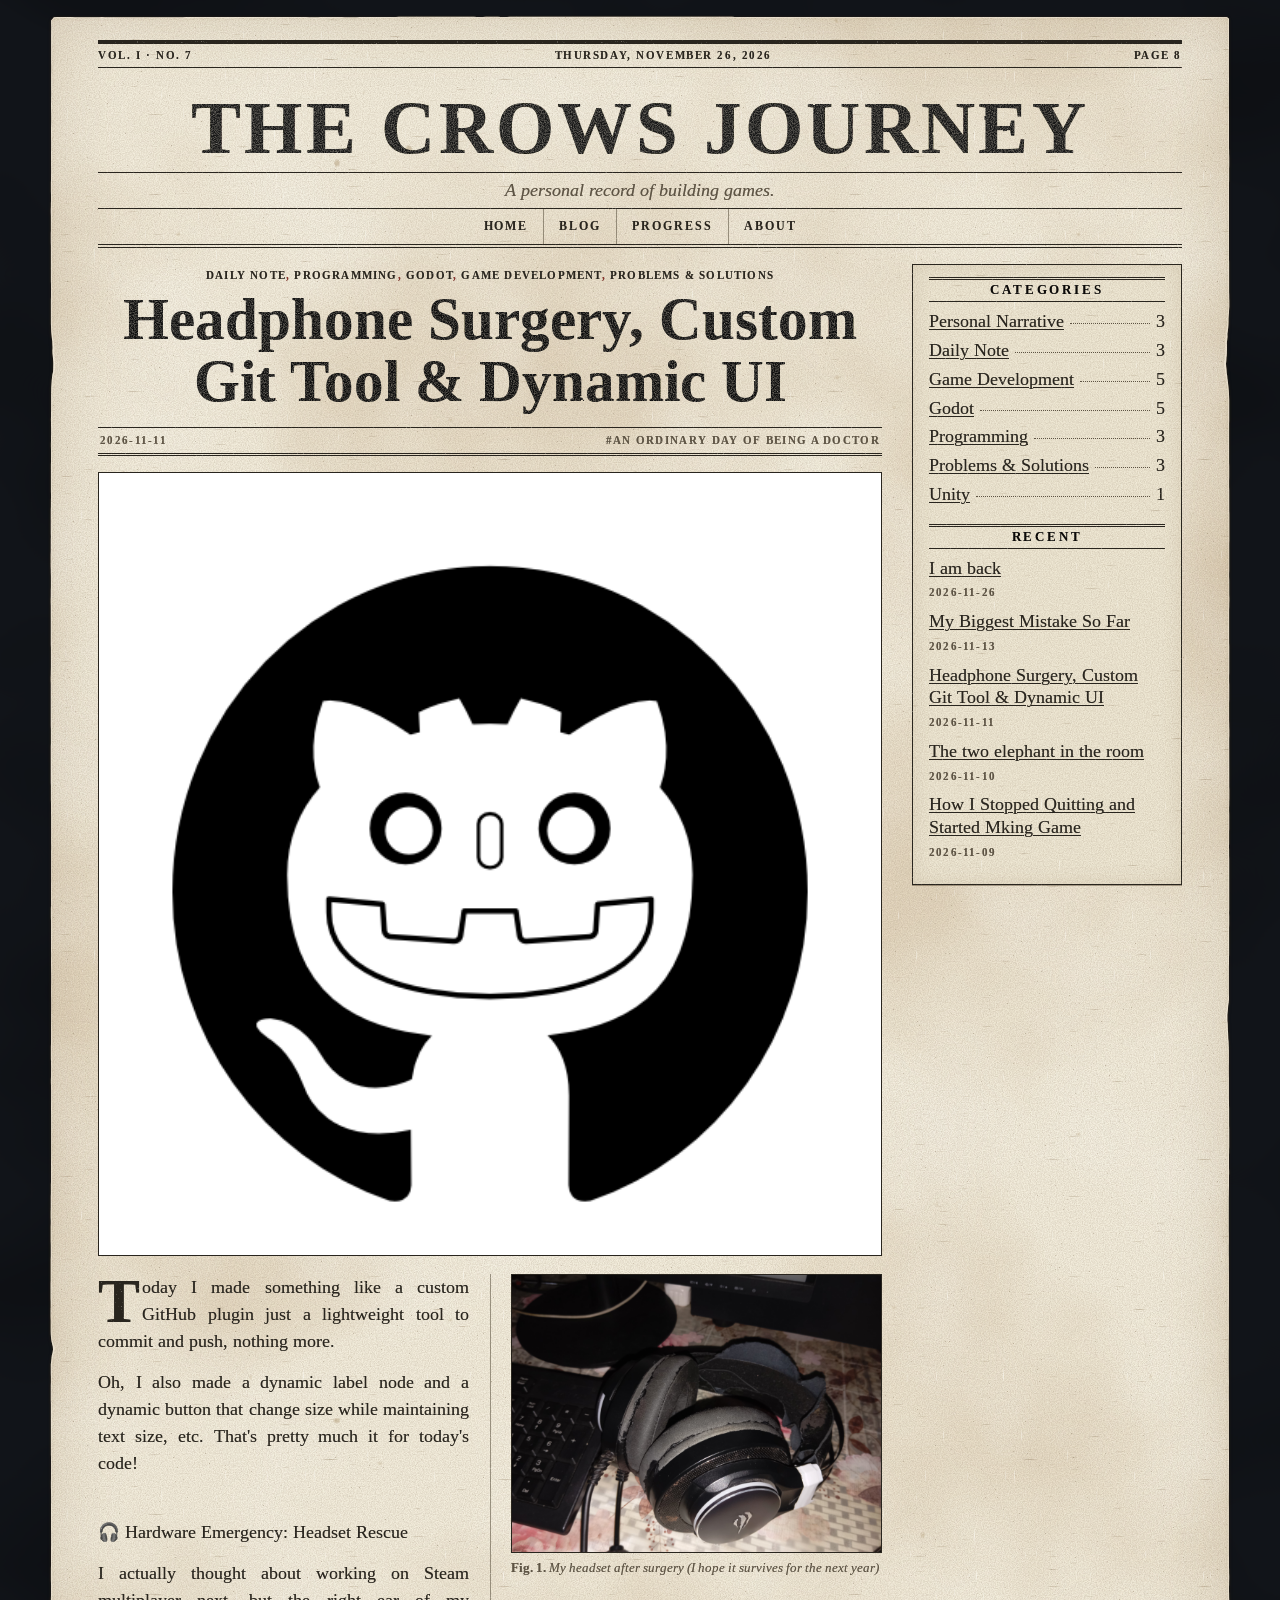
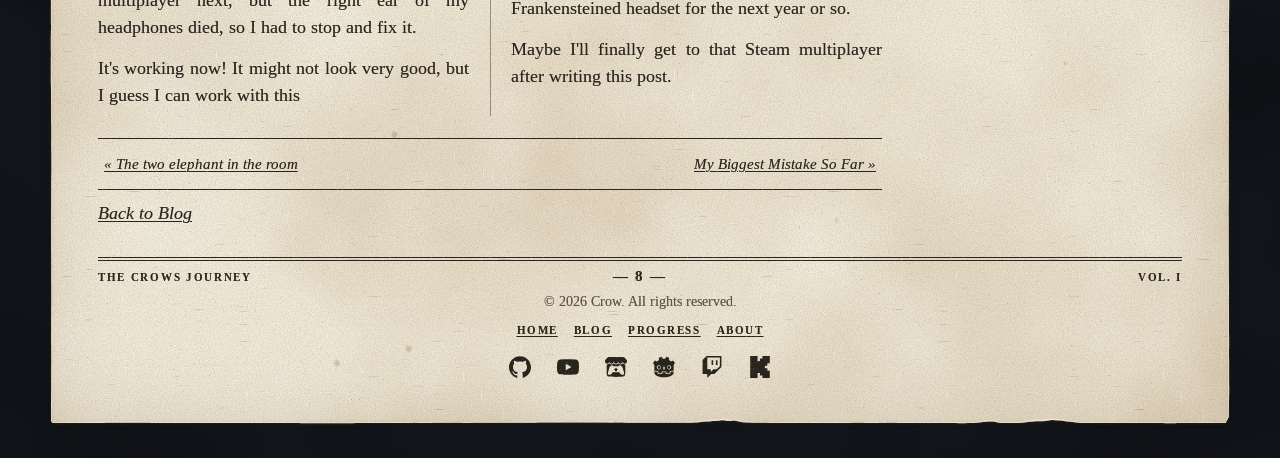
<file: blog/post-2/index.html>
<!doctype html><html lang="en"><head><meta charset="utf-8"><meta name="viewport" content="width=device-width,initial-scale=1"><title>Headphone Surgery, Custom Git Tool &amp;  Dynamic UI | The Crows Journey</title><meta name="description" content="Development logs, programming notes and experiments from building games."><link rel="icon" href="data:image/svg+xml,%3Csvg%20xmlns%3D%22http%3A%2F%2Fwww.w3.org%2F2000%2Fsvg%22%20viewBox%3D%220%200%2032%2032%22%3E%3Crect%20width%3D%2232%22%20height%3D%2232%22%20fill%3D%22%23F6F0E0%22%2F%3E%3Cpath%20d%3D%22M5%205h22v22H5z%22%20fill%3D%22none%22%20stroke%3D%22%2329251E%22%20stroke-width%3D%222%22%2F%3E%3Cpath%20d%3D%22M9%2010h14M9%2015h14M9%2020h9%22%20stroke%3D%22%2329251E%22%20stroke-width%3D%222%22%2F%3E%3C%2Fsvg%3E"><link rel="preload" href="/fonts/LiberationSerif-Regular.woff" as="font" type="font/woff" crossorigin><link rel="preload" href="/fonts/LiberationSerif-Bold.woff" as="font" type="font/woff" crossorigin><link rel="stylesheet" href="/style.css?v=6475917e"><link rel="stylesheet" href="/lightbox.css?v=a3bf4f7c"></head><body class="site"><a class="skip" href="#main">Skip to the content</a><svg class="defs" width="0" height="0" aria-hidden="true" focusable="false"><defs><filter id="ink" x="-1%" y="-5%" width="102%" height="110%"><feTurbulence type="fractalNoise" baseFrequency=".04 .06" numOctaves="2" seed="3" result="w"/><feDisplacementMap in="SourceGraphic" in2="w" scale="1.7" result="d"/><feTurbulence type="fractalNoise" baseFrequency=".9" numOctaves="2" seed="8" result="g"/><feColorMatrix in="g" type="matrix" values="0 0 0 0 0  0 0 0 0 0  0 0 0 0 0  -.9 0 0 0 1.32" result="a"/><feComposite in="d" in2="a" operator="in"/></filter></defs></svg><div class="sheet"><div class="paper"><header class="mast"><p class="strip"><span>Vol. I &middot; No. 7</span><span>Thursday, November 26, 2026</span><span>Page 8</span></p><p class="nameplate"><a href="/">The Crows Journey</a></p><p class="sub">A personal record of building games.</p><nav aria-label="Main"><a href="/">Home</a><a href="/blog/">Blog</a><a href="/progress/">Progress</a><a href="/about/">About</a></nav></header><div class="wrap"><main id="main"><article class="post"><p class="meta kicker"><a data-cat="Daily Note" href="/blog/#Daily%20Note">Daily Note</a>, <a data-cat="Programming" href="/blog/#Programming">Programming</a>, <a data-cat="Godot" href="/blog/#Godot">Godot</a>, <a data-cat="Game Development" href="/blog/#Game%20Development">Game Development</a>, <a data-cat="Problems &amp; Solutions" href="/blog/#Problems%20%26%20Solutions">Problems &amp; Solutions</a></p><h1 class="title">Headphone Surgery, Custom Git Tool &amp;  Dynamic UI</h1><p class="byline"><span><time datetime="2026-11-11">2026-11-11</time></span><span>#An Ordinary Day of Being a Doctor</span></p><figure class="cover"><span class="ph"><img class="" src="/images/blog/post-2/cover-2ff6fc71.png" alt="Headphone Surgery, Custom Git Tool &amp;  Dynamic UI" decoding="async" width="512" height="512"></span></figure><div class="body"><p>Today I made something like a custom GitHub plugin just a lightweight tool to commit and push, nothing more.</p>
<p>Oh, I also made a dynamic label node and a dynamic button that change size while maintaining text size, etc. That's pretty much it for today's code!</p>
<div class="gap" aria-hidden="true"></div>
<p>🎧 Hardware Emergency: Headset Rescue</p>
<p>I actually thought about working on Steam multiplayer next, but the right ear of my headphones died, so I had to stop and fix it.</p>
<p>It's working now! It might not look very good, but I guess I can work with this</p>
<figure><span class="ph"><img src="/images/blog/post-2/IMG_20261111_175432.jpg" alt="My headset after surgery (I hope it survives for the next year)" loading="lazy" decoding="async" width="4080" height="3072"></span><figcaption>My headset after surgery (I hope it survives for the next year)</figcaption></figure>
<p>Frankensteined headset for the next year or so.</p>
<p>Maybe I'll finally get to that Steam multiplayer after writing this post.</p></div><nav class="pn" aria-label="More articles"><a href="/blog/post/">&laquo; The two elephant in the room</a><a href="/blog/my-bigest-mistek-sofar/">My Biggest Mistake So Far &raquo;</a></nav><p class="allmore"><a href="/blog/">Back to Blog</a></p></article></main><aside aria-label="Sidebar"><section><h2 class="ah">Categories</h2><ul class="index"><li><a data-cat="Personal Narrative" href="/blog/#Personal%20Narrative">Personal Narrative</a><span class="dots" aria-hidden="true"></span><span class="n">3</span></li><li><a data-cat="Daily Note" href="/blog/#Daily%20Note">Daily Note</a><span class="dots" aria-hidden="true"></span><span class="n">3</span></li><li><a data-cat="Game Development" href="/blog/#Game%20Development">Game Development</a><span class="dots" aria-hidden="true"></span><span class="n">5</span></li><li><a data-cat="Godot" href="/blog/#Godot">Godot</a><span class="dots" aria-hidden="true"></span><span class="n">5</span></li><li><a data-cat="Programming" href="/blog/#Programming">Programming</a><span class="dots" aria-hidden="true"></span><span class="n">3</span></li><li><a data-cat="Problems &amp; Solutions" href="/blog/#Problems%20%26%20Solutions">Problems &amp; Solutions</a><span class="dots" aria-hidden="true"></span><span class="n">3</span></li><li><a data-cat="Unity" href="/blog/#Unity">Unity</a><span class="dots" aria-hidden="true"></span><span class="n">1</span></li></ul></section><section><h2 class="ah">Recent</h2><ul><li><a href="/blog/i-am-back/">I am back </a><br><time class="meta" datetime="2026-11-26">2026-11-26</time></li><li><a href="/blog/my-bigest-mistek-sofar/">My Biggest Mistake So Far</a><br><time class="meta" datetime="2026-11-13">2026-11-13</time></li><li><a href="/blog/post-2/">Headphone Surgery, Custom Git Tool &amp;  Dynamic UI</a><br><time class="meta" datetime="2026-11-11">2026-11-11</time></li><li><a href="/blog/post/">The two elephant in the room</a><br><time class="meta" datetime="2026-11-10">2026-11-10</time></li><li><a href="/blog/set-up-before-making-game/">How I Stopped Quitting and Started Mking Game</a><br><time class="meta" datetime="2026-11-09">2026-11-09</time></li></ul></section></aside></div><footer><p class="folio"><span>The Crows Journey</span><span class="pg">&mdash; 8 &mdash;</span><span>Vol. I</span></p><p>© 2026 Crow. All rights reserved.</p><nav class="fnav" aria-label="Footer"><a href="/">Home</a><a href="/blog/">Blog</a><a href="/progress/">Progress</a><a href="/about/">About</a></nav><ul class="social" aria-label="Social links"><li><a href="https://github.com/iamtwicrow" target="_blank" rel="noopener noreferrer" aria-label="Github (opens in a new tab)" title="Github"><svg class="ico" viewBox="0 0 24 24" aria-hidden="true" focusable="false"><path d="M12 .297c-6.63 0-12 5.373-12 12 0 5.303 3.438 9.8 8.205 11.385.6.113.82-.258.82-.577 0-.285-.01-1.04-.015-2.04-3.338.724-4.042-1.61-4.042-1.61C4.422 18.07 3.633 17.7 3.633 17.7c-1.087-.744.084-.729.084-.729 1.205.084 1.838 1.236 1.838 1.236 1.07 1.835 2.809 1.305 3.495.998.108-.776.417-1.305.76-1.605-2.665-.3-5.466-1.332-5.466-5.93 0-1.31.465-2.38 1.235-3.22-.135-.303-.54-1.523.105-3.176 0 0 1.005-.322 3.3 1.23.96-.267 1.98-.399 3-.405 1.02.006 2.04.138 3 .405 2.28-1.552 3.285-1.23 3.285-1.23.645 1.653.24 2.873.12 3.176.765.84 1.23 1.91 1.23 3.22 0 4.61-2.805 5.625-5.475 5.92.42.36.81 1.096.81 2.22 0 1.606-.015 2.896-.015 3.286 0 .315.21.69.825.57C20.565 22.092 24 17.592 24 12.297c0-6.627-5.373-12-12-12"/></svg></a></li><li><a href="https://www.youtube.com/@twicrow" target="_blank" rel="noopener noreferrer" aria-label="Youtube (opens in a new tab)" title="Youtube"><svg class="ico" viewBox="0 0 24 24" aria-hidden="true" focusable="false"><path d="M23.498 6.186a3.016 3.016 0 0 0-2.122-2.136C19.505 3.545 12 3.545 12 3.545s-7.505 0-9.377.505A3.017 3.017 0 0 0 .502 6.186C0 8.07 0 12 0 12s0 3.93.502 5.814a3.016 3.016 0 0 0 2.122 2.136c1.871.505 9.376.505 9.376.505s7.505 0 9.377-.505a3.015 3.015 0 0 0 2.122-2.136C24 15.93 24 12 24 12s0-3.93-.502-5.814zM9.545 15.568V8.432L15.818 12l-6.273 3.568z"/></svg></a></li><li><a href="https://twicrow.itch.io/" target="_blank" rel="noopener noreferrer" aria-label="Itch (opens in a new tab)" title="Itch"><svg class="ico" viewBox="0 0 24 24" aria-hidden="true" focusable="false"><path d="M3.13 1.338C2.08 1.96.02 4.328 0 4.95v1.03c0 1.303 1.22 2.45 2.325 2.45 1.33 0 2.436-1.102 2.436-2.41 0 1.308 1.07 2.41 2.4 2.41 1.328 0 2.362-1.102 2.362-2.41 0 1.308 1.137 2.41 2.466 2.41h.024c1.33 0 2.466-1.102 2.466-2.41 0 1.308 1.034 2.41 2.363 2.41 1.33 0 2.4-1.102 2.4-2.41 0 1.308 1.106 2.41 2.435 2.41C22.78 8.43 24 7.282 24 5.98V4.95c-.02-.62-2.082-2.99-3.13-3.612-3.253-.114-5.508-.134-8.87-.133-3.362 0-7.945.053-8.87.133zm6.376 6.477a2.74 2.74 0 0 1-.468.602c-.5.49-1.19.795-1.947.795a2.786 2.786 0 0 1-1.95-.795c-.182-.178-.32-.37-.446-.59-.127.222-.303.412-.486.59a2.788 2.788 0 0 1-1.95.795c-.092 0-.187-.025-.264-.052-.107 1.113-.152 2.176-.168 2.95v.005l-.006 1.167c.02 2.334-.23 7.564 1.03 8.85 1.952.454 5.545.662 9.15.663 3.605 0 7.198-.21 9.15-.664 1.26-1.284 1.01-6.514 1.03-8.848l-.006-1.167v-.004c-.016-.775-.06-1.838-.168-2.95-.077.026-.172.052-.263.052a2.788 2.788 0 0 1-1.95-.795c-.184-.178-.36-.368-.486-.59-.127.22-.265.412-.447.59a2.786 2.786 0 0 1-1.95.794c-.76 0-1.446-.303-1.948-.793a2.74 2.74 0 0 1-.468-.602 2.738 2.738 0 0 1-.463.602 2.787 2.787 0 0 1-1.95.794h-.16a2.787 2.787 0 0 1-1.95-.793 2.738 2.738 0 0 1-.464-.602zm-2.004 2.59v.002c.795.002 1.5 0 2.373.953.687-.072 1.406-.108 2.125-.107.72 0 1.438.035 2.125.107.873-.953 1.578-.95 2.372-.953.376 0 1.876 0 2.92 2.934l1.123 4.028c.832 2.995-.266 3.068-1.636 3.07-2.03-.075-3.156-1.55-3.156-3.025-1.124.184-2.436.276-3.748.277-1.312 0-2.624-.093-3.748-.277 0 1.475-1.125 2.95-3.156 3.026-1.37-.004-2.468-.077-1.636-3.072l1.122-4.027c1.045-2.934 2.545-2.934 2.92-2.934zM12 12.714c-.002.002-2.14 1.964-2.523 2.662l1.4-.056v1.22c0 .056.56.033 1.123.007.562.026 1.124.05 1.124-.008v-1.22l1.4.055C14.138 14.677 12 12.713 12 12.713z"/></svg></a></li><li><a href="https://forum.godotengine.org/u/death3666/" target="_blank" rel="noopener noreferrer" aria-label="Godot (opens in a new tab)" title="Godot"><svg class="ico" viewBox="0 0 24 24" aria-hidden="true" focusable="false"><path d="M9.5598.683c-1.096.244-2.1812.5831-3.1983 1.0951.023.8981.081 1.7582.199 2.6323-.395.253-.81.47-1.178.766-.375.288-.7581.564-1.0971.9011-.6781-.448-1.3962-.869-2.1352-1.2411C1.3532 5.6934.608 6.6186 0 7.6546c.458.7411.936 1.4352 1.4521 2.0942h.014v6.3565c.012 0 .023 0 .035.003l3.8963.376c.204.02.364.184.378.3891l.12 1.7201 3.3994.242.234-1.587c.03-.206.207-.358.415-.358h4.1114c.208 0 .385.152.415.358l.234 1.587 3.3993-.242.12-1.72a.4196.4196 0 01.378-.3891l3.8954-.376c.012 0 .023-.003.035-.003v-.5071h.002V9.7498h.014c.516-.659.994-1.3531 1.4521-2.0942-.608-1.036-1.3541-1.9611-2.1512-2.8192-.739.372-1.4571.793-2.1352 1.2411-.339-.337-.721-.613-1.096-.901-.369-.296-.7841-.5131-1.1781-.7661.117-.8741.175-1.7342.199-2.6323-1.0171-.512-2.1012-.851-3.1983-1.095-.438.736-.838 1.533-1.1871 2.3121-.414-.069-.829-.094-1.2461-.099h-.016c-.417.005-.832.03-1.2461.099-.349-.779-.749-1.576-1.1881-2.3121l.001-.001zM6.4765 9.9889c1.2971 0 2.3492 1.0511 2.3492 2.3482s-1.052 2.3482-2.3492 2.3482c-1.296 0-2.3482-1.051-2.3482-2.3482 0-1.297 1.0511-2.3482 2.3482-2.3482zm11.049 0c1.296 0 2.3482 1.0511 2.3482 2.3482s-1.0511 2.3482-2.3482 2.3482-2.3492-1.051-2.3492-2.3482c0-1.297 1.051-2.3482 2.3492-2.3482zm-10.824.9301c-.861 0-1.559.698-1.559 1.5591s.698 1.5582 1.559 1.5582c.8611 0 1.5592-.698 1.5592-1.5582 0-.86-.697-1.559-1.5591-1.559zm10.598 0c-.8611 0-1.5582.698-1.5582 1.5591s.697 1.5582 1.5581 1.5582c.8611 0 1.5592-.698 1.5592-1.5582 0-.86-.697-1.559-1.5592-1.559zm-5.2985.453c.417 0 .757.308.757.6871v2.1622c0 .379-.339.687-.757.687s-.756-.308-.756-.687V12.059c0-.379.339-.687.756-.687zM1.4601 16.9464c.002.377.006.789.006.871 0 3.7014 4.6944 5.4795 10.5269 5.5005h.014c5.8325-.02 10.5259-1.7991 10.5259-5.5004 0-.084.005-.495.007-.871l-3.5023.338-.121 1.729a.421.421 0 01-.389.3901l-4.1814.296a.4203.4203 0 01-.415-.358l-.238-1.6141h-3.3863l-.238 1.6141a.4192.4192 0 01-.4451.357l-4.1513-.296c-.208-.015-.375-.181-.389-.389l-.12-1.7292-3.5044-.337z"/></svg></a></li><li><a href="https://www.twitch.tv/iamtwicrow" target="_blank" rel="noopener noreferrer" aria-label="Twitch (opens in a new tab)" title="Twitch"><svg class="ico" viewBox="0 0 24 24" aria-hidden="true" focusable="false"><path d="M11.571 4.714h1.715v5.143H11.57zm4.715 0H18v5.143h-1.714zM6 0L1.714 4.286v15.428h5.143V24l4.286-4.286h3.428L22.286 12V0zm14.571 11.143l-3.428 3.428h-3.429l-3 3v-3H6.857V1.714h13.714Z"/></svg></a></li><li><a href="https://kick.com/twicrow" target="_blank" rel="noopener noreferrer" aria-label="Kick (opens in a new tab)" title="Kick"><svg class="ico" viewBox="0 0 24 24" aria-hidden="true" focusable="false"><path d="M1.333 0h8v5.333H12V2.667h2.667V0h8v8H20v2.667h-2.667v2.666H20V16h2.667v8h-8v-2.667H12v-2.666H9.333V24h-8Z"/></svg></a></li></ul></footer></div></div><script>(function () {
  var paper = document.querySelector('.sheet > .paper');
  if (!paper || !window.CSS || !CSS.supports || !CSS.supports('clip-path', 'path("M0 0L1 0L1 1Z")')) return;
  var rim = document.createElement('i');
  rim.className = 'rim'; rim.setAttribute('aria-hidden', 'true'); paper.appendChild(rim);
  var MAX_TEAR = 7.2;
  function randomSeed() {
    try { var a = new Uint32Array(1); crypto.getRandomValues(a); return a[0]; }
    catch (e) { return (Math.random() * 4294967296) >>> 0; }
  }
  function prng(a) { // small seeded generator (mulberry32) -> () => 0..1
    return function () {
      a = (a + 0x6D2B79F5) | 0; var t = Math.imul(a ^ (a >>> 15), 1 | a);
      t = (t + Math.imul(t ^ (t >>> 7), 61 | t)) ^ t; return ((t ^ (t >>> 14)) >>> 0) / 4294967296;
    };
  }
  function rnd(i, seed) { // deterministic hash -> 0..1
    var n = (Math.imul(i, 374761393) + Math.imul(seed, 668265263)) | 0;
    n = Math.imul(n ^ (n >>> 13), 1274126177); n ^= n >>> 16;
    return (n >>> 0) / 4294967296;
  }
  function noise(s, seed, wavelength) { // smooth value noise, 0..1
    var x = s / wavelength, i = Math.floor(x), f = x - i, t = f * f * (3 - 2 * f);
    return rnd(i, seed) * (1 - t) + rnd(i + 1, seed) * t;
  }
  var model = null;
  function makeModel(W, H) {
    var R = prng(randomSeed()), len = [W, H, W, H], perim = 2 * (W + H), i, k;
    var edges = [0, 1, 2, 3].map(function () { return { seed: (R() * 4294967296) | 0, ev: [] }; });
    var corner = [0, 1, 2, 3].map(function () { return 2.5 + R() * 3; }); // each corner is cut slightly differently
    function pickEdge() { var r = R() * perim, e = 0; while (e < 3 && r > len[e]) { r -= len[e]; e++; } return e; }
    function add(kind, forced) { // kind 0 = small, 1 = medium, 2 = large
      var e = forced === undefined ? pickEdge() : forced, L = len[e];
      var w = kind === 2 ? 150 + R() * 110 : kind === 1 ? 70 + R() * 60 : 26 + R() * 70;
      w = Math.min(w, L * 0.22);
      var lo = 36 + w / 2, hi = L - 36 - w / 2; if (hi <= lo) return;
      edges[e].ev.push({
        t: (lo + R() * (hi - lo)) / L, // position as a fraction of the edge, random every time
        wl: w * (0.3 + R() * 0.4), wr: w * (0.3 + R() * 0.4), // the two flanks are never symmetric
        d: kind === 2 ? 5.2 + R() * 1.7 : kind === 1 ? 3.4 + R() * 1.6 : 1.6 + R() * 2.6,
        sd: (R() * 4294967296) | 0, lump: 5 + R() * 8
      });
    }
    for (k = 0; k < 4; k++) if (R() < 0.7) add(0, k); // all four edges stay a little imperfect, none is guaranteed a tear
    var small = Math.floor(perim / 1000 * (0.35 + R() * 1.25) + R()); // more small tears, a random number per page
    for (i = 0; i < small; i++) add(0);
    var medium = Math.floor(perim / 2800 * (0.3 + R() * 1.4) + R() * 0.8); // an occasional medium irregularity
    for (i = 0; i < medium; i++) add(1);
    if (R() < 0.2) add(2); // one more noticeable tear on roughly one page in five, never more than one
    for (k = 0; k < 4; k++) edges[k].ev.sort(function (a, b) { return a.t - b.t; });
    return { edges: edges, corner: corner, len: len };
  }
  function tear(s, e, L) { // depth (px) of the torn sections at s px along an edge; 0 elsewhere
    var m = 0;
    for (var i = 0; i < e.ev.length; i++) {
      var v = e.ev[i], c = v.t * L, x = s < c ? (c - s) / v.wl : (s - c) / v.wr;
      if (x >= 1) continue;
      var q = 1 - x * x, env = q * q; // smooth fall-off: the tear melts into the clean edge
      var jag = (0.55 + 0.45 * noise(s, v.sd, 7)) * (0.7 + 0.3 * noise(s, v.sd + 1, v.lump)) * (0.8 + 0.3 * noise(s, v.sd + 2, 3.7));
      var d = v.d * env * jag; if (d > m) m = d;
    }
    return m > MAX_TEAR ? MAX_TEAR : m;
  }
  function bite(s, e, L) { // how far (px) the line sits inside the nominal edge
    return 0.4 + 0.7 * noise(s, e.seed, 260) + 0.35 * noise(s, e.seed + 1, 75) + 0.2 * noise(s, e.seed + 2, 13) + tear(s, e, L);
  }
  function rimWidth(s, e, L) { // the pale fibre rim is thin and uneven, a little wider where the paper is torn
    return 0.8 + 0.5 * noise(s, e.seed + 7, 18) + 1.3 * Math.min(1, tear(s, e, L) / 4.5);
  }
  function outline(W, H, step, inner) {
    var P = [], k = inner ? 1 : 0, c = model.corner, E = model.edges;
    function add(x, y) { P.push(x.toFixed(1) + ' ' + y.toFixed(1)); }
    function b(s, e, L) { return bite(s, E[e], L) + k * rimWidth(s, E[e], L); }
    var x, y;
    for (x = c[0]; x <= W - c[1]; x += step) add(x, b(x, 0, W));
    for (y = c[1]; y <= H - c[2]; y += step) add(W - b(y, 1, H), y);
    for (x = W - c[2]; x >= c[3]; x -= step) add(x, H - b(x, 2, W));
    for (y = H - c[3]; y >= c[0]; y -= step) add(b(y, 3, H), y);
    return 'M' + P.join('L') + 'Z';
  }
  function apply() {
    var W = paper.offsetWidth, H = paper.offsetHeight; if (!W || !H) return;
    if (!model) model = makeModel(W, H);
    var step = H > 6000 ? 5 : 3, outer = outline(W, H, step, false);
    paper.style.clipPath = 'path("' + outer + '")';
    rim.style.clipPath = 'path(evenodd,"' + outer + outline(W, H, step, true) + '")'; // outer line minus the inner line = a thin ring
  }
  var queued = false;
  function schedule() { if (queued) return; queued = true; requestAnimationFrame(function () { queued = false; apply(); }); }
  apply();
  if (window.ResizeObserver) new ResizeObserver(schedule).observe(paper);
  else { addEventListener('resize', schedule); addEventListener('load', schedule); }
})();</script><script>(function () {
  var paper = document.querySelector('.sheet > .paper');
  if (!paper || !document.createElementNS) return;
  var NS = 'http://www.w3.org/2000/svg';
  var AVOID = '.ph,.vbox,.mwrap,.gallery,.compare,figure,iframe,video,img,aside,.note,pre,.scroll';
  function randomSeed() {
    try { var a = new Uint32Array(1); crypto.getRandomValues(a); return a[0]; }
    catch (e) { return (Math.random() * 4294967296) >>> 0; }
  }
  function prng(a) { // small seeded generator (mulberry32) -> () => 0..1
    return function () {
      a = (a + 0x6D2B79F5) | 0; var t = Math.imul(a ^ (a >>> 15), 1 | a);
      t = (t + Math.imul(t ^ (t >>> 7), 61 | t)) ^ t; return ((t ^ (t >>> 14)) >>> 0) / 4294967296;
    };
  }
  var R = prng(randomSeed());
  (function () {
    var s = paper.style, jit = function (c) { return (c + (R() - 0.5) * 16).toFixed(1) + '%'; };
    s.setProperty('--p1', Math.floor(R() * 900) + 'px ' + Math.floor(R() * 900) + 'px');
    s.setProperty('--p2', Math.floor(R() * 700) + 'px ' + Math.floor(R() * 700) + 'px');
    s.setProperty('--p6', Math.floor(R() * 1400) + 'px ' + Math.floor(R() * 1400) + 'px');
    s.setProperty('--ax', jit(11)); s.setProperty('--ay', jit(83)); s.setProperty('--bx', jit(89)); s.setProperty('--by', jit(31));
  })();
  function el(tag, attrs, parent) {
    var n = document.createElementNS(NS, tag);
    for (var k in attrs) n.setAttribute(k, attrs[k]);
    if (parent) parent.appendChild(n); return n;
  }
  function pt(x, y) { return x.toFixed(1) + ' ' + y.toFixed(1); }
  var COFFEE = '128,84,38';
  function wobble(amp) {
    var h = [];
    for (var k = 2; k <= 6; k++) h.push({ k: k, a: amp * R() / k, p: R() * 6.283 });
    return function (t) { var v = 1; for (var i = 0; i < h.length; i++) v += h[i].a * Math.cos(h[i].k * t + h[i].p); return v; };
  }
  function makeRing(g) {
    var r = 17 + R() * 21, ex = R() * 0.13, f = wobble(0.11), I = 0.7 + R() * 0.7; // I = this mark's own subtle intensity
    var full = R() < 0.38, span = full ? 6.283 : 6.283 * (0.5 + R() * 0.42), a0 = R() * 6.283, w = 1.3 + R() * 1.4;
    var ph1 = R() * 6.283, ph2 = R() * 6.283, nseg = full ? 18 : 12 + Math.floor(R() * 4);
    function P(t) { var rr = r * f(t); return [rr * Math.cos(t) * (1 + ex), rr * Math.sin(t) * (1 - ex)]; }
    function arc(t0, t1, n) { var s = [], i; for (i = 0; i <= n; i++) { var p = P(t0 + (t1 - t0) * i / n); s.push(pt(p[0], p[1])); } return s; }
    var halo = el('g', { filter: 'url(#cf-wide)' }, g), edge = el('g', { filter: 'url(#cf-soft)' }, g);
    if (full) el('path', { d: 'M' + arc(0, 6.283, 48).join('L') + 'Z', fill: 'rgba(' + COFFEE + ',' + (0.022 + R() * 0.02) * I + ')' }, halo);
    el('path', { d: 'M' + arc(a0, a0 + span, 48).join('L') + (full ? 'Z' : ''), fill: 'none', stroke: 'rgba(' + COFFEE + ',' + 0.05 * I + ')', 'stroke-width': (w * 3.4).toFixed(1) }, halo);
    for (var i = 0; i < nseg; i++) { // the line is thicker and darker in places, and fades out where an incomplete ring ends
      var t0 = a0 + span * i / nseg, t1 = a0 + span * (i + 1) / nseg, m = (i + 0.5) / nseg;
      var vary = 0.6 + 0.4 * (0.5 + 0.5 * Math.sin(ph1 + m * 9) * Math.cos(ph2 + m * 4.3));
      var taper = full ? 1 : Math.min(1, 0.25 + 3.2 * Math.min(m, 1 - m));
      el('path', { d: 'M' + arc(t0, t1 + 0.02, 4).join('L'), fill: 'none', stroke: 'rgba(' + COFFEE + ',' + Math.min(0.23, 0.19 * I * vary * taper).toFixed(3) + ')', 'stroke-width': (w * (0.75 + 0.5 * vary)).toFixed(2) }, edge);
    }
    if (R() < 0.4) { // a fainter second line just inside, where the liquid dried in stages
      var q = 0.9 - R() * 0.04, s2 = [], j;
      for (j = 0; j <= 36; j++) { var tt = a0 + span * (0.08 + 0.7 * j / 36), pp = P(tt); s2.push(pt(pp[0] * q, pp[1] * q)); }
      el('path', { d: 'M' + s2.join('L'), fill: 'none', stroke: 'rgba(' + COFFEE + ',' + 0.07 * I + ')', 'stroke-width': (w * 0.7).toFixed(2) }, edge);
    }
    return r * 1.25;
  }
  function makeDrop(g, r) {
    var f = wobble(0.34), ex = R() * 0.3, rot = R() * 6.283, I = 0.6 + R() * 0.7, s = [], i, p;
    for (i = 0; i < 16; i++) {
      var t = i / 16 * 6.283, rr = r * f(t);
      var x = rr * Math.cos(t) * (1 + ex), y = rr * Math.sin(t) * (1 - ex);
      s.push(pt(x * Math.cos(rot) - y * Math.sin(rot), x * Math.sin(rot) + y * Math.cos(rot)));
    }
    el('path', { d: 'M' + s.join('L') + 'Z', fill: 'rgba(' + COFFEE + ',' + (0.085 * I).toFixed(3) + ')', stroke: 'rgba(' + COFFEE + ',' + (0.12 * I).toFixed(3) + ')', 'stroke-width': r > 2.6 ? 0.7 : 0.4 }, g);
  }
  function makeDrops(g, n, spread) { // a loose handful, mostly very small
    var items = [];
    for (var i = 0; i < n; i++) {
      var a = R() * 6.283, d = spread * Math.pow(R(), 0.7), r = 1 + Math.pow(R(), 2.2) * 3.6;
      var dg = el('g', { transform: 'translate(' + (d * Math.cos(a)).toFixed(1) + ' ' + (d * Math.sin(a)).toFixed(1) + ')', filter: 'url(#cf-soft)' }, g);
      makeDrop(dg, r); items.push(r);
    }
    return spread + 6;
  }
  var svg = null, marks = [], rects = [];
  function readRects() { // boxes that stains keep clear of, in the paper's own coordinates
    var b = paper.getBoundingClientRect(); rects = [];
    var list = paper.querySelectorAll(AVOID);
    for (var i = 0; i < list.length; i++) {
      var r = list[i].getBoundingClientRect();
      if (r.width > 2 && r.height > 2) rects.push([r.left - b.left, r.top - b.top, r.right - b.left, r.bottom - b.top]);
    }
  }
  function free(x, y, rad, self) {
    for (var i = 0; i < rects.length; i++) { var q = rects[i]; if (x > q[0] - rad - 12 && x < q[2] + rad + 12 && y > q[1] - rad - 12 && y < q[3] + rad + 12) return false; }
    for (var j = 0; j < marks.length; j++) { // never two noticeable marks close together
      var m = marks[j]; if (m === self || !m.shown) continue;
      var dx = x - m.x, dy = y - m.y, need = (self.big && m.big ? 330 : 190) + rad + m.rad;
      if (dx * dx + dy * dy < need * need) return false;
    }
    return true;
  }
  function place(m, W, H, fresh) { // fx/fy are kept as fractions of the sheet, so a resize moves a mark with the page
    var rad = m.rad, i, x, y, edge = rad + 14;
    if (!fresh && m.fx !== undefined) { x = m.fx * W; y = m.fy * H; if (free(x, y, rad, m)) { m.x = x; m.y = y; m.shown = true; return; } }
    for (i = 0; i < 60; i++) {
      x = edge + R() * (W - 2 * edge); y = edge + R() * (H - 2 * edge);
      if (W > 2 * edge && H > 2 * edge && free(x, y, rad, m)) { m.x = x; m.y = y; m.fx = x / W; m.fy = y / H; m.shown = true; return; }
    }
    m.shown = false; m.fx = undefined; // nowhere clear of the pictures: this mark is simply left out
  }
  function build(W, H) {
    svg = el('svg', { 'class': 'stains', 'aria-hidden': 'true', focusable: 'false' });
    var defs = el('defs', {}, svg);
    el('feGaussianBlur', { stdDeviation: '0.45' }, el('filter', { id: 'cf-soft', x: '-25%', y: '-25%', width: '150%', height: '150%' }, defs));
    el('feGaussianBlur', { stdDeviation: '1.7' }, el('filter', { id: 'cf-wide', x: '-30%', y: '-30%', width: '160%', height: '160%' }, defs));
    var scale = W < 520 ? 0.85 : 1, rings, groups, u = R(), cap = 1 + Math.floor(H / 1500), k;
    rings = u < 0.28 ? 0 : u < 0.78 ? 1 : u < 0.96 ? 2 : 3; if (rings > cap) rings = cap; // most pages: one faint ring or none
    u = R(); groups = u < 0.45 ? 0 : u < 0.85 ? 1 : 2;
    function add(kind) {
      var g = el('g', {}, svg), inner = el('g', { transform: 'scale(' + scale + ')' }, g), m = { g: g, big: kind === 'ring', shown: false };
      m.rad = (kind === 'ring' ? makeRing(inner) : makeDrops(inner, 2 + Math.floor(R() * 4), 14 + R() * 20)) * scale;
      var rot = (R() * 360).toFixed(0); m.rot = rot; if (kind === 'ring') inner.setAttribute('transform', 'rotate(' + rot + ') scale(' + scale + ')');
      marks.push(m);
    }
    for (k = 0; k < rings; k++) add('ring');
    for (k = 0; k < groups; k++) add('drops');
    paper.appendChild(svg);
  }
  function apply() {
    var W = paper.offsetWidth, H = paper.offsetHeight; if (!W || !H) return;
    var first = !svg; if (first) build(W, H);
    readRects();
    for (var i = 0; i < marks.length; i++) {
      var m = marks[i]; place(m, W, H, first);
      if (m.shown) { m.g.setAttribute('transform', 'translate(' + m.x.toFixed(1) + ' ' + m.y.toFixed(1) + ')'); m.g.removeAttribute('display'); }
      else m.g.setAttribute('display', 'none');
    }
  }
  var queued = false;
  function schedule() { if (queued) return; queued = true; requestAnimationFrame(function () { queued = false; apply(); }); }
  apply();
  addEventListener('load', schedule);
  if (window.ResizeObserver) new ResizeObserver(schedule).observe(paper); else addEventListener('resize', schedule);
})();</script><script src="/search.js?v=6475917e" data-base="" data-v="6475917e"></script><script src="/lightbox.js?v=a3bf4f7c" defer></script></body></html>
</file>
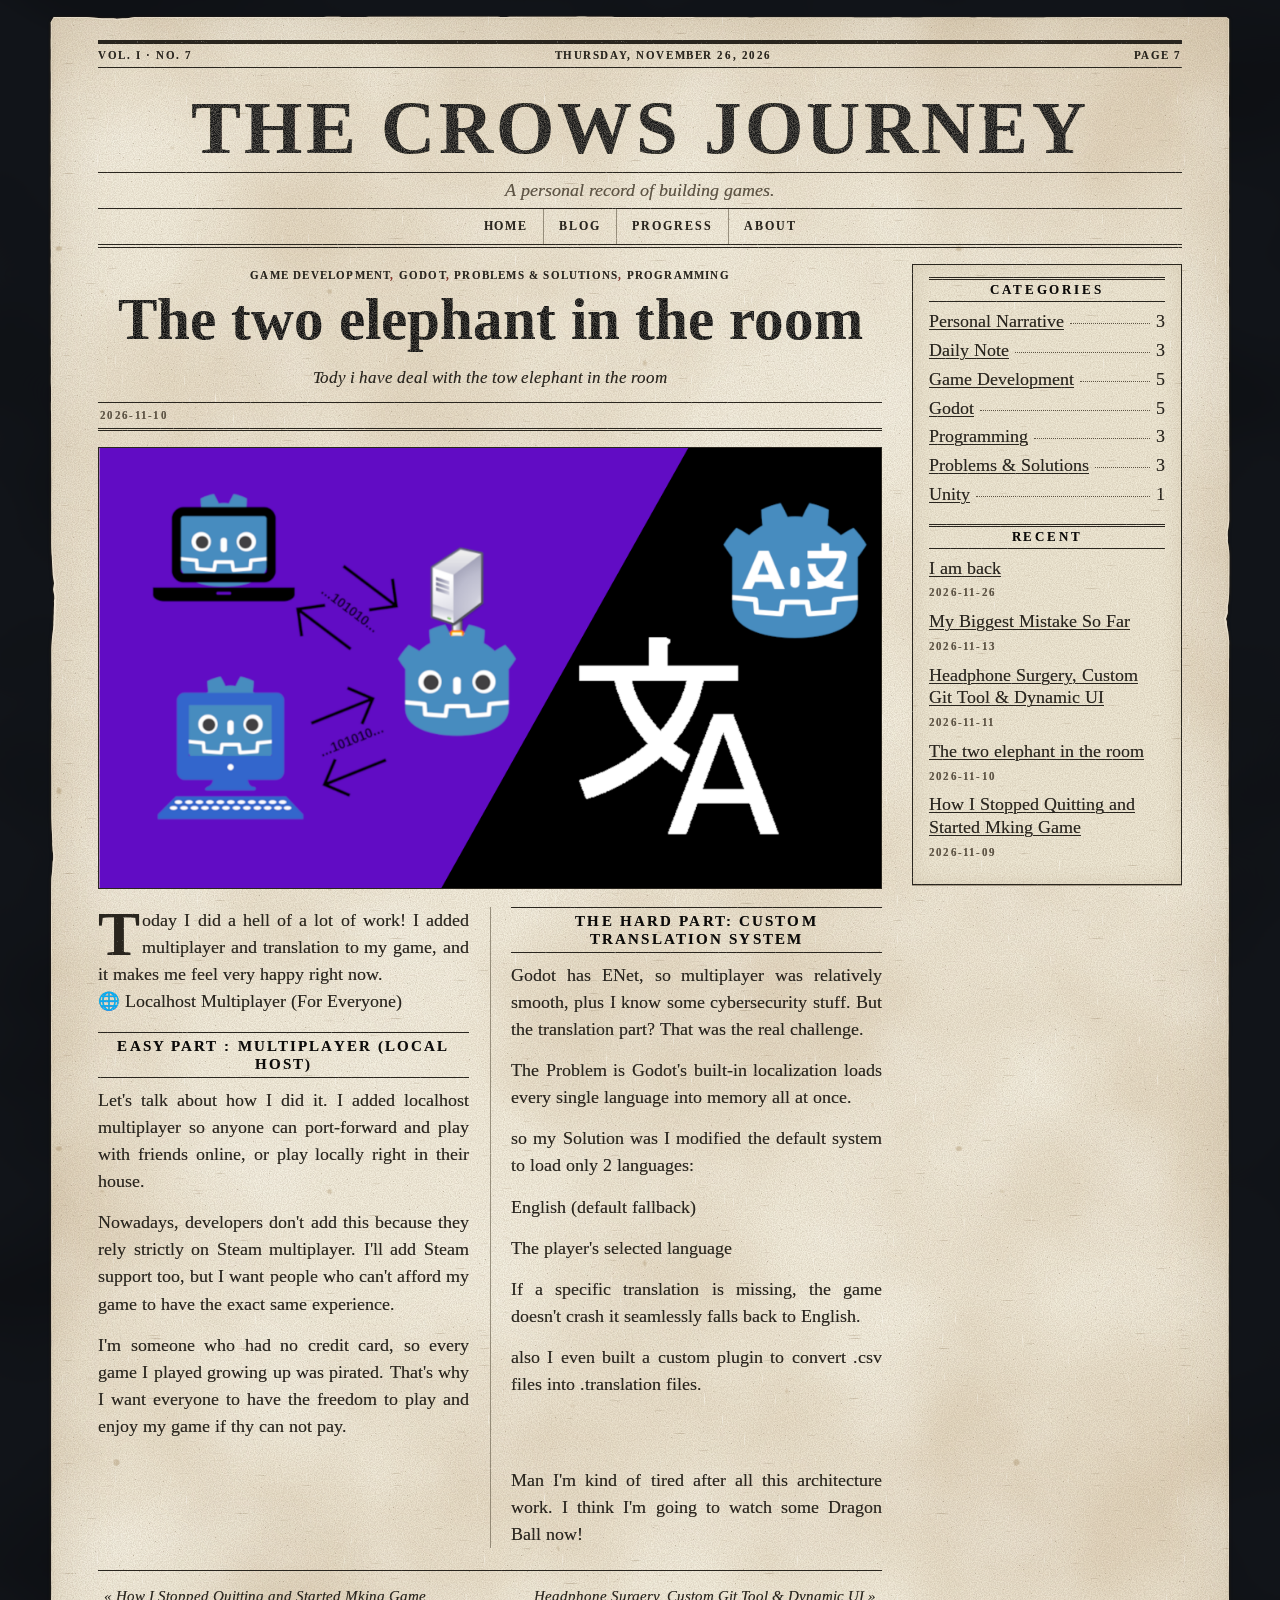
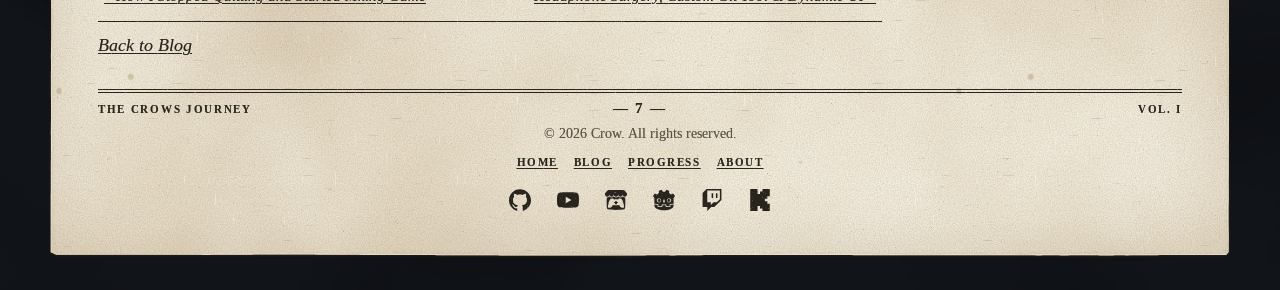
<file: blog/post/index.html>
<!doctype html><html lang="en"><head><meta charset="utf-8"><meta name="viewport" content="width=device-width,initial-scale=1"><title>The two elephant in the room | The Crows Journey</title><meta name="description" content="Tody i have deal with the tow elephant in the room"><link rel="icon" href="data:image/svg+xml,%3Csvg%20xmlns%3D%22http%3A%2F%2Fwww.w3.org%2F2000%2Fsvg%22%20viewBox%3D%220%200%2032%2032%22%3E%3Crect%20width%3D%2232%22%20height%3D%2232%22%20fill%3D%22%23F6F0E0%22%2F%3E%3Cpath%20d%3D%22M5%205h22v22H5z%22%20fill%3D%22none%22%20stroke%3D%22%2329251E%22%20stroke-width%3D%222%22%2F%3E%3Cpath%20d%3D%22M9%2010h14M9%2015h14M9%2020h9%22%20stroke%3D%22%2329251E%22%20stroke-width%3D%222%22%2F%3E%3C%2Fsvg%3E"><link rel="preload" href="/fonts/LiberationSerif-Regular.woff" as="font" type="font/woff" crossorigin><link rel="preload" href="/fonts/LiberationSerif-Bold.woff" as="font" type="font/woff" crossorigin><link rel="stylesheet" href="/style.css?v=6475917e"><link rel="stylesheet" href="/lightbox.css?v=a3bf4f7c"></head><body class="site"><a class="skip" href="#main">Skip to the content</a><svg class="defs" width="0" height="0" aria-hidden="true" focusable="false"><defs><filter id="ink" x="-1%" y="-5%" width="102%" height="110%"><feTurbulence type="fractalNoise" baseFrequency=".04 .06" numOctaves="2" seed="3" result="w"/><feDisplacementMap in="SourceGraphic" in2="w" scale="1.7" result="d"/><feTurbulence type="fractalNoise" baseFrequency=".9" numOctaves="2" seed="8" result="g"/><feColorMatrix in="g" type="matrix" values="0 0 0 0 0  0 0 0 0 0  0 0 0 0 0  -.9 0 0 0 1.32" result="a"/><feComposite in="d" in2="a" operator="in"/></filter></defs></svg><div class="sheet"><div class="paper"><header class="mast"><p class="strip"><span>Vol. I &middot; No. 7</span><span>Thursday, November 26, 2026</span><span>Page 7</span></p><p class="nameplate"><a href="/">The Crows Journey</a></p><p class="sub">A personal record of building games.</p><nav aria-label="Main"><a href="/">Home</a><a href="/blog/">Blog</a><a href="/progress/">Progress</a><a href="/about/">About</a></nav></header><div class="wrap"><main id="main"><article class="post"><p class="meta kicker"><a data-cat="Game Development" href="/blog/#Game%20Development">Game Development</a>, <a data-cat="Godot" href="/blog/#Godot">Godot</a>, <a data-cat="Problems &amp; Solutions" href="/blog/#Problems%20%26%20Solutions">Problems &amp; Solutions</a>, <a data-cat="Programming" href="/blog/#Programming">Programming</a></p><h1 class="title">The two elephant in the room</h1><p class="deck">Tody i have deal with the tow elephant in the room</p><p class="byline"><span><time datetime="2026-11-10">2026-11-10</time></span><span></span></p><figure class="cover"><span class="ph"><img class="" src="/images/blog/post/cover-1687a85a.png" alt="The two elephant in the room" decoding="async" width="1920" height="1080"></span></figure><div class="body"><p>Today I did a hell of a lot of work! I added multiplayer and translation to my game, and it makes me feel very happy right now.<br>🌐 Localhost Multiplayer (For Everyone)</p>
<h2>easy part : Multiplayer (local host)</h2>
<p>Let's talk about how I did it. I added localhost multiplayer so anyone can port-forward and play with friends online, or play locally right in their house.</p>
<p>Nowadays, developers don't add this because they rely strictly on Steam multiplayer. I'll add Steam support too, but I want people who can't afford my game to have the exact same experience.</p>
<p>I'm someone who had no credit card, so every game I played growing up was pirated. That's why I want everyone to have the freedom to play and enjoy my game if thy can not pay.</p>
<h2>The Hard Part: Custom Translation System</h2>
<p>Godot has ENet, so multiplayer was relatively smooth, plus I know some cybersecurity stuff. But the translation part? That was the real challenge.</p>
<p>The Problem is Godot's built-in localization loads every single language into memory all at once.</p>
<p>so my Solution was I modified the default system to load only 2 languages:</p>
<p>English (default fallback)</p>
<p>The player's selected language</p>
<p>If a specific translation is missing, the game doesn't crash it seamlessly falls back to English.</p>
<p>also I even built a custom plugin to convert .csv files into .translation files.</p>
<div class="gap" aria-hidden="true"></div>
<div class="gap" aria-hidden="true"></div>
<p>Man I'm kind of tired after all this architecture work. I think I'm going to watch some Dragon Ball now!</p></div><nav class="pn" aria-label="More articles"><a href="/blog/set-up-before-making-game/">&laquo; How I Stopped Quitting and Started Mking Game</a><a href="/blog/post-2/">Headphone Surgery, Custom Git Tool &amp;  Dynamic UI &raquo;</a></nav><p class="allmore"><a href="/blog/">Back to Blog</a></p></article></main><aside aria-label="Sidebar"><section><h2 class="ah">Categories</h2><ul class="index"><li><a data-cat="Personal Narrative" href="/blog/#Personal%20Narrative">Personal Narrative</a><span class="dots" aria-hidden="true"></span><span class="n">3</span></li><li><a data-cat="Daily Note" href="/blog/#Daily%20Note">Daily Note</a><span class="dots" aria-hidden="true"></span><span class="n">3</span></li><li><a data-cat="Game Development" href="/blog/#Game%20Development">Game Development</a><span class="dots" aria-hidden="true"></span><span class="n">5</span></li><li><a data-cat="Godot" href="/blog/#Godot">Godot</a><span class="dots" aria-hidden="true"></span><span class="n">5</span></li><li><a data-cat="Programming" href="/blog/#Programming">Programming</a><span class="dots" aria-hidden="true"></span><span class="n">3</span></li><li><a data-cat="Problems &amp; Solutions" href="/blog/#Problems%20%26%20Solutions">Problems &amp; Solutions</a><span class="dots" aria-hidden="true"></span><span class="n">3</span></li><li><a data-cat="Unity" href="/blog/#Unity">Unity</a><span class="dots" aria-hidden="true"></span><span class="n">1</span></li></ul></section><section><h2 class="ah">Recent</h2><ul><li><a href="/blog/i-am-back/">I am back </a><br><time class="meta" datetime="2026-11-26">2026-11-26</time></li><li><a href="/blog/my-bigest-mistek-sofar/">My Biggest Mistake So Far</a><br><time class="meta" datetime="2026-11-13">2026-11-13</time></li><li><a href="/blog/post-2/">Headphone Surgery, Custom Git Tool &amp;  Dynamic UI</a><br><time class="meta" datetime="2026-11-11">2026-11-11</time></li><li><a href="/blog/post/">The two elephant in the room</a><br><time class="meta" datetime="2026-11-10">2026-11-10</time></li><li><a href="/blog/set-up-before-making-game/">How I Stopped Quitting and Started Mking Game</a><br><time class="meta" datetime="2026-11-09">2026-11-09</time></li></ul></section></aside></div><footer><p class="folio"><span>The Crows Journey</span><span class="pg">&mdash; 7 &mdash;</span><span>Vol. I</span></p><p>© 2026 Crow. All rights reserved.</p><nav class="fnav" aria-label="Footer"><a href="/">Home</a><a href="/blog/">Blog</a><a href="/progress/">Progress</a><a href="/about/">About</a></nav><ul class="social" aria-label="Social links"><li><a href="https://github.com/iamtwicrow" target="_blank" rel="noopener noreferrer" aria-label="Github (opens in a new tab)" title="Github"><svg class="ico" viewBox="0 0 24 24" aria-hidden="true" focusable="false"><path d="M12 .297c-6.63 0-12 5.373-12 12 0 5.303 3.438 9.8 8.205 11.385.6.113.82-.258.82-.577 0-.285-.01-1.04-.015-2.04-3.338.724-4.042-1.61-4.042-1.61C4.422 18.07 3.633 17.7 3.633 17.7c-1.087-.744.084-.729.084-.729 1.205.084 1.838 1.236 1.838 1.236 1.07 1.835 2.809 1.305 3.495.998.108-.776.417-1.305.76-1.605-2.665-.3-5.466-1.332-5.466-5.93 0-1.31.465-2.38 1.235-3.22-.135-.303-.54-1.523.105-3.176 0 0 1.005-.322 3.3 1.23.96-.267 1.98-.399 3-.405 1.02.006 2.04.138 3 .405 2.28-1.552 3.285-1.23 3.285-1.23.645 1.653.24 2.873.12 3.176.765.84 1.23 1.91 1.23 3.22 0 4.61-2.805 5.625-5.475 5.92.42.36.81 1.096.81 2.22 0 1.606-.015 2.896-.015 3.286 0 .315.21.69.825.57C20.565 22.092 24 17.592 24 12.297c0-6.627-5.373-12-12-12"/></svg></a></li><li><a href="https://www.youtube.com/@twicrow" target="_blank" rel="noopener noreferrer" aria-label="Youtube (opens in a new tab)" title="Youtube"><svg class="ico" viewBox="0 0 24 24" aria-hidden="true" focusable="false"><path d="M23.498 6.186a3.016 3.016 0 0 0-2.122-2.136C19.505 3.545 12 3.545 12 3.545s-7.505 0-9.377.505A3.017 3.017 0 0 0 .502 6.186C0 8.07 0 12 0 12s0 3.93.502 5.814a3.016 3.016 0 0 0 2.122 2.136c1.871.505 9.376.505 9.376.505s7.505 0 9.377-.505a3.015 3.015 0 0 0 2.122-2.136C24 15.93 24 12 24 12s0-3.93-.502-5.814zM9.545 15.568V8.432L15.818 12l-6.273 3.568z"/></svg></a></li><li><a href="https://twicrow.itch.io/" target="_blank" rel="noopener noreferrer" aria-label="Itch (opens in a new tab)" title="Itch"><svg class="ico" viewBox="0 0 24 24" aria-hidden="true" focusable="false"><path d="M3.13 1.338C2.08 1.96.02 4.328 0 4.95v1.03c0 1.303 1.22 2.45 2.325 2.45 1.33 0 2.436-1.102 2.436-2.41 0 1.308 1.07 2.41 2.4 2.41 1.328 0 2.362-1.102 2.362-2.41 0 1.308 1.137 2.41 2.466 2.41h.024c1.33 0 2.466-1.102 2.466-2.41 0 1.308 1.034 2.41 2.363 2.41 1.33 0 2.4-1.102 2.4-2.41 0 1.308 1.106 2.41 2.435 2.41C22.78 8.43 24 7.282 24 5.98V4.95c-.02-.62-2.082-2.99-3.13-3.612-3.253-.114-5.508-.134-8.87-.133-3.362 0-7.945.053-8.87.133zm6.376 6.477a2.74 2.74 0 0 1-.468.602c-.5.49-1.19.795-1.947.795a2.786 2.786 0 0 1-1.95-.795c-.182-.178-.32-.37-.446-.59-.127.222-.303.412-.486.59a2.788 2.788 0 0 1-1.95.795c-.092 0-.187-.025-.264-.052-.107 1.113-.152 2.176-.168 2.95v.005l-.006 1.167c.02 2.334-.23 7.564 1.03 8.85 1.952.454 5.545.662 9.15.663 3.605 0 7.198-.21 9.15-.664 1.26-1.284 1.01-6.514 1.03-8.848l-.006-1.167v-.004c-.016-.775-.06-1.838-.168-2.95-.077.026-.172.052-.263.052a2.788 2.788 0 0 1-1.95-.795c-.184-.178-.36-.368-.486-.59-.127.22-.265.412-.447.59a2.786 2.786 0 0 1-1.95.794c-.76 0-1.446-.303-1.948-.793a2.74 2.74 0 0 1-.468-.602 2.738 2.738 0 0 1-.463.602 2.787 2.787 0 0 1-1.95.794h-.16a2.787 2.787 0 0 1-1.95-.793 2.738 2.738 0 0 1-.464-.602zm-2.004 2.59v.002c.795.002 1.5 0 2.373.953.687-.072 1.406-.108 2.125-.107.72 0 1.438.035 2.125.107.873-.953 1.578-.95 2.372-.953.376 0 1.876 0 2.92 2.934l1.123 4.028c.832 2.995-.266 3.068-1.636 3.07-2.03-.075-3.156-1.55-3.156-3.025-1.124.184-2.436.276-3.748.277-1.312 0-2.624-.093-3.748-.277 0 1.475-1.125 2.95-3.156 3.026-1.37-.004-2.468-.077-1.636-3.072l1.122-4.027c1.045-2.934 2.545-2.934 2.92-2.934zM12 12.714c-.002.002-2.14 1.964-2.523 2.662l1.4-.056v1.22c0 .056.56.033 1.123.007.562.026 1.124.05 1.124-.008v-1.22l1.4.055C14.138 14.677 12 12.713 12 12.713z"/></svg></a></li><li><a href="https://forum.godotengine.org/u/death3666/" target="_blank" rel="noopener noreferrer" aria-label="Godot (opens in a new tab)" title="Godot"><svg class="ico" viewBox="0 0 24 24" aria-hidden="true" focusable="false"><path d="M9.5598.683c-1.096.244-2.1812.5831-3.1983 1.0951.023.8981.081 1.7582.199 2.6323-.395.253-.81.47-1.178.766-.375.288-.7581.564-1.0971.9011-.6781-.448-1.3962-.869-2.1352-1.2411C1.3532 5.6934.608 6.6186 0 7.6546c.458.7411.936 1.4352 1.4521 2.0942h.014v6.3565c.012 0 .023 0 .035.003l3.8963.376c.204.02.364.184.378.3891l.12 1.7201 3.3994.242.234-1.587c.03-.206.207-.358.415-.358h4.1114c.208 0 .385.152.415.358l.234 1.587 3.3993-.242.12-1.72a.4196.4196 0 01.378-.3891l3.8954-.376c.012 0 .023-.003.035-.003v-.5071h.002V9.7498h.014c.516-.659.994-1.3531 1.4521-2.0942-.608-1.036-1.3541-1.9611-2.1512-2.8192-.739.372-1.4571.793-2.1352 1.2411-.339-.337-.721-.613-1.096-.901-.369-.296-.7841-.5131-1.1781-.7661.117-.8741.175-1.7342.199-2.6323-1.0171-.512-2.1012-.851-3.1983-1.095-.438.736-.838 1.533-1.1871 2.3121-.414-.069-.829-.094-1.2461-.099h-.016c-.417.005-.832.03-1.2461.099-.349-.779-.749-1.576-1.1881-2.3121l.001-.001zM6.4765 9.9889c1.2971 0 2.3492 1.0511 2.3492 2.3482s-1.052 2.3482-2.3492 2.3482c-1.296 0-2.3482-1.051-2.3482-2.3482 0-1.297 1.0511-2.3482 2.3482-2.3482zm11.049 0c1.296 0 2.3482 1.0511 2.3482 2.3482s-1.0511 2.3482-2.3482 2.3482-2.3492-1.051-2.3492-2.3482c0-1.297 1.051-2.3482 2.3492-2.3482zm-10.824.9301c-.861 0-1.559.698-1.559 1.5591s.698 1.5582 1.559 1.5582c.8611 0 1.5592-.698 1.5592-1.5582 0-.86-.697-1.559-1.5591-1.559zm10.598 0c-.8611 0-1.5582.698-1.5582 1.5591s.697 1.5582 1.5581 1.5582c.8611 0 1.5592-.698 1.5592-1.5582 0-.86-.697-1.559-1.5592-1.559zm-5.2985.453c.417 0 .757.308.757.6871v2.1622c0 .379-.339.687-.757.687s-.756-.308-.756-.687V12.059c0-.379.339-.687.756-.687zM1.4601 16.9464c.002.377.006.789.006.871 0 3.7014 4.6944 5.4795 10.5269 5.5005h.014c5.8325-.02 10.5259-1.7991 10.5259-5.5004 0-.084.005-.495.007-.871l-3.5023.338-.121 1.729a.421.421 0 01-.389.3901l-4.1814.296a.4203.4203 0 01-.415-.358l-.238-1.6141h-3.3863l-.238 1.6141a.4192.4192 0 01-.4451.357l-4.1513-.296c-.208-.015-.375-.181-.389-.389l-.12-1.7292-3.5044-.337z"/></svg></a></li><li><a href="https://www.twitch.tv/iamtwicrow" target="_blank" rel="noopener noreferrer" aria-label="Twitch (opens in a new tab)" title="Twitch"><svg class="ico" viewBox="0 0 24 24" aria-hidden="true" focusable="false"><path d="M11.571 4.714h1.715v5.143H11.57zm4.715 0H18v5.143h-1.714zM6 0L1.714 4.286v15.428h5.143V24l4.286-4.286h3.428L22.286 12V0zm14.571 11.143l-3.428 3.428h-3.429l-3 3v-3H6.857V1.714h13.714Z"/></svg></a></li><li><a href="https://kick.com/twicrow" target="_blank" rel="noopener noreferrer" aria-label="Kick (opens in a new tab)" title="Kick"><svg class="ico" viewBox="0 0 24 24" aria-hidden="true" focusable="false"><path d="M1.333 0h8v5.333H12V2.667h2.667V0h8v8H20v2.667h-2.667v2.666H20V16h2.667v8h-8v-2.667H12v-2.666H9.333V24h-8Z"/></svg></a></li></ul></footer></div></div><script>(function () {
  var paper = document.querySelector('.sheet > .paper');
  if (!paper || !window.CSS || !CSS.supports || !CSS.supports('clip-path', 'path("M0 0L1 0L1 1Z")')) return;
  var rim = document.createElement('i');
  rim.className = 'rim'; rim.setAttribute('aria-hidden', 'true'); paper.appendChild(rim);
  var MAX_TEAR = 7.2;
  function randomSeed() {
    try { var a = new Uint32Array(1); crypto.getRandomValues(a); return a[0]; }
    catch (e) { return (Math.random() * 4294967296) >>> 0; }
  }
  function prng(a) { // small seeded generator (mulberry32) -> () => 0..1
    return function () {
      a = (a + 0x6D2B79F5) | 0; var t = Math.imul(a ^ (a >>> 15), 1 | a);
      t = (t + Math.imul(t ^ (t >>> 7), 61 | t)) ^ t; return ((t ^ (t >>> 14)) >>> 0) / 4294967296;
    };
  }
  function rnd(i, seed) { // deterministic hash -> 0..1
    var n = (Math.imul(i, 374761393) + Math.imul(seed, 668265263)) | 0;
    n = Math.imul(n ^ (n >>> 13), 1274126177); n ^= n >>> 16;
    return (n >>> 0) / 4294967296;
  }
  function noise(s, seed, wavelength) { // smooth value noise, 0..1
    var x = s / wavelength, i = Math.floor(x), f = x - i, t = f * f * (3 - 2 * f);
    return rnd(i, seed) * (1 - t) + rnd(i + 1, seed) * t;
  }
  var model = null;
  function makeModel(W, H) {
    var R = prng(randomSeed()), len = [W, H, W, H], perim = 2 * (W + H), i, k;
    var edges = [0, 1, 2, 3].map(function () { return { seed: (R() * 4294967296) | 0, ev: [] }; });
    var corner = [0, 1, 2, 3].map(function () { return 2.5 + R() * 3; }); // each corner is cut slightly differently
    function pickEdge() { var r = R() * perim, e = 0; while (e < 3 && r > len[e]) { r -= len[e]; e++; } return e; }
    function add(kind, forced) { // kind 0 = small, 1 = medium, 2 = large
      var e = forced === undefined ? pickEdge() : forced, L = len[e];
      var w = kind === 2 ? 150 + R() * 110 : kind === 1 ? 70 + R() * 60 : 26 + R() * 70;
      w = Math.min(w, L * 0.22);
      var lo = 36 + w / 2, hi = L - 36 - w / 2; if (hi <= lo) return;
      edges[e].ev.push({
        t: (lo + R() * (hi - lo)) / L, // position as a fraction of the edge, random every time
        wl: w * (0.3 + R() * 0.4), wr: w * (0.3 + R() * 0.4), // the two flanks are never symmetric
        d: kind === 2 ? 5.2 + R() * 1.7 : kind === 1 ? 3.4 + R() * 1.6 : 1.6 + R() * 2.6,
        sd: (R() * 4294967296) | 0, lump: 5 + R() * 8
      });
    }
    for (k = 0; k < 4; k++) if (R() < 0.7) add(0, k); // all four edges stay a little imperfect, none is guaranteed a tear
    var small = Math.floor(perim / 1000 * (0.35 + R() * 1.25) + R()); // more small tears, a random number per page
    for (i = 0; i < small; i++) add(0);
    var medium = Math.floor(perim / 2800 * (0.3 + R() * 1.4) + R() * 0.8); // an occasional medium irregularity
    for (i = 0; i < medium; i++) add(1);
    if (R() < 0.2) add(2); // one more noticeable tear on roughly one page in five, never more than one
    for (k = 0; k < 4; k++) edges[k].ev.sort(function (a, b) { return a.t - b.t; });
    return { edges: edges, corner: corner, len: len };
  }
  function tear(s, e, L) { // depth (px) of the torn sections at s px along an edge; 0 elsewhere
    var m = 0;
    for (var i = 0; i < e.ev.length; i++) {
      var v = e.ev[i], c = v.t * L, x = s < c ? (c - s) / v.wl : (s - c) / v.wr;
      if (x >= 1) continue;
      var q = 1 - x * x, env = q * q; // smooth fall-off: the tear melts into the clean edge
      var jag = (0.55 + 0.45 * noise(s, v.sd, 7)) * (0.7 + 0.3 * noise(s, v.sd + 1, v.lump)) * (0.8 + 0.3 * noise(s, v.sd + 2, 3.7));
      var d = v.d * env * jag; if (d > m) m = d;
    }
    return m > MAX_TEAR ? MAX_TEAR : m;
  }
  function bite(s, e, L) { // how far (px) the line sits inside the nominal edge
    return 0.4 + 0.7 * noise(s, e.seed, 260) + 0.35 * noise(s, e.seed + 1, 75) + 0.2 * noise(s, e.seed + 2, 13) + tear(s, e, L);
  }
  function rimWidth(s, e, L) { // the pale fibre rim is thin and uneven, a little wider where the paper is torn
    return 0.8 + 0.5 * noise(s, e.seed + 7, 18) + 1.3 * Math.min(1, tear(s, e, L) / 4.5);
  }
  function outline(W, H, step, inner) {
    var P = [], k = inner ? 1 : 0, c = model.corner, E = model.edges;
    function add(x, y) { P.push(x.toFixed(1) + ' ' + y.toFixed(1)); }
    function b(s, e, L) { return bite(s, E[e], L) + k * rimWidth(s, E[e], L); }
    var x, y;
    for (x = c[0]; x <= W - c[1]; x += step) add(x, b(x, 0, W));
    for (y = c[1]; y <= H - c[2]; y += step) add(W - b(y, 1, H), y);
    for (x = W - c[2]; x >= c[3]; x -= step) add(x, H - b(x, 2, W));
    for (y = H - c[3]; y >= c[0]; y -= step) add(b(y, 3, H), y);
    return 'M' + P.join('L') + 'Z';
  }
  function apply() {
    var W = paper.offsetWidth, H = paper.offsetHeight; if (!W || !H) return;
    if (!model) model = makeModel(W, H);
    var step = H > 6000 ? 5 : 3, outer = outline(W, H, step, false);
    paper.style.clipPath = 'path("' + outer + '")';
    rim.style.clipPath = 'path(evenodd,"' + outer + outline(W, H, step, true) + '")'; // outer line minus the inner line = a thin ring
  }
  var queued = false;
  function schedule() { if (queued) return; queued = true; requestAnimationFrame(function () { queued = false; apply(); }); }
  apply();
  if (window.ResizeObserver) new ResizeObserver(schedule).observe(paper);
  else { addEventListener('resize', schedule); addEventListener('load', schedule); }
})();</script><script>(function () {
  var paper = document.querySelector('.sheet > .paper');
  if (!paper || !document.createElementNS) return;
  var NS = 'http://www.w3.org/2000/svg';
  var AVOID = '.ph,.vbox,.mwrap,.gallery,.compare,figure,iframe,video,img,aside,.note,pre,.scroll';
  function randomSeed() {
    try { var a = new Uint32Array(1); crypto.getRandomValues(a); return a[0]; }
    catch (e) { return (Math.random() * 4294967296) >>> 0; }
  }
  function prng(a) { // small seeded generator (mulberry32) -> () => 0..1
    return function () {
      a = (a + 0x6D2B79F5) | 0; var t = Math.imul(a ^ (a >>> 15), 1 | a);
      t = (t + Math.imul(t ^ (t >>> 7), 61 | t)) ^ t; return ((t ^ (t >>> 14)) >>> 0) / 4294967296;
    };
  }
  var R = prng(randomSeed());
  (function () {
    var s = paper.style, jit = function (c) { return (c + (R() - 0.5) * 16).toFixed(1) + '%'; };
    s.setProperty('--p1', Math.floor(R() * 900) + 'px ' + Math.floor(R() * 900) + 'px');
    s.setProperty('--p2', Math.floor(R() * 700) + 'px ' + Math.floor(R() * 700) + 'px');
    s.setProperty('--p6', Math.floor(R() * 1400) + 'px ' + Math.floor(R() * 1400) + 'px');
    s.setProperty('--ax', jit(11)); s.setProperty('--ay', jit(83)); s.setProperty('--bx', jit(89)); s.setProperty('--by', jit(31));
  })();
  function el(tag, attrs, parent) {
    var n = document.createElementNS(NS, tag);
    for (var k in attrs) n.setAttribute(k, attrs[k]);
    if (parent) parent.appendChild(n); return n;
  }
  function pt(x, y) { return x.toFixed(1) + ' ' + y.toFixed(1); }
  var COFFEE = '128,84,38';
  function wobble(amp) {
    var h = [];
    for (var k = 2; k <= 6; k++) h.push({ k: k, a: amp * R() / k, p: R() * 6.283 });
    return function (t) { var v = 1; for (var i = 0; i < h.length; i++) v += h[i].a * Math.cos(h[i].k * t + h[i].p); return v; };
  }
  function makeRing(g) {
    var r = 17 + R() * 21, ex = R() * 0.13, f = wobble(0.11), I = 0.7 + R() * 0.7; // I = this mark's own subtle intensity
    var full = R() < 0.38, span = full ? 6.283 : 6.283 * (0.5 + R() * 0.42), a0 = R() * 6.283, w = 1.3 + R() * 1.4;
    var ph1 = R() * 6.283, ph2 = R() * 6.283, nseg = full ? 18 : 12 + Math.floor(R() * 4);
    function P(t) { var rr = r * f(t); return [rr * Math.cos(t) * (1 + ex), rr * Math.sin(t) * (1 - ex)]; }
    function arc(t0, t1, n) { var s = [], i; for (i = 0; i <= n; i++) { var p = P(t0 + (t1 - t0) * i / n); s.push(pt(p[0], p[1])); } return s; }
    var halo = el('g', { filter: 'url(#cf-wide)' }, g), edge = el('g', { filter: 'url(#cf-soft)' }, g);
    if (full) el('path', { d: 'M' + arc(0, 6.283, 48).join('L') + 'Z', fill: 'rgba(' + COFFEE + ',' + (0.022 + R() * 0.02) * I + ')' }, halo);
    el('path', { d: 'M' + arc(a0, a0 + span, 48).join('L') + (full ? 'Z' : ''), fill: 'none', stroke: 'rgba(' + COFFEE + ',' + 0.05 * I + ')', 'stroke-width': (w * 3.4).toFixed(1) }, halo);
    for (var i = 0; i < nseg; i++) { // the line is thicker and darker in places, and fades out where an incomplete ring ends
      var t0 = a0 + span * i / nseg, t1 = a0 + span * (i + 1) / nseg, m = (i + 0.5) / nseg;
      var vary = 0.6 + 0.4 * (0.5 + 0.5 * Math.sin(ph1 + m * 9) * Math.cos(ph2 + m * 4.3));
      var taper = full ? 1 : Math.min(1, 0.25 + 3.2 * Math.min(m, 1 - m));
      el('path', { d: 'M' + arc(t0, t1 + 0.02, 4).join('L'), fill: 'none', stroke: 'rgba(' + COFFEE + ',' + Math.min(0.23, 0.19 * I * vary * taper).toFixed(3) + ')', 'stroke-width': (w * (0.75 + 0.5 * vary)).toFixed(2) }, edge);
    }
    if (R() < 0.4) { // a fainter second line just inside, where the liquid dried in stages
      var q = 0.9 - R() * 0.04, s2 = [], j;
      for (j = 0; j <= 36; j++) { var tt = a0 + span * (0.08 + 0.7 * j / 36), pp = P(tt); s2.push(pt(pp[0] * q, pp[1] * q)); }
      el('path', { d: 'M' + s2.join('L'), fill: 'none', stroke: 'rgba(' + COFFEE + ',' + 0.07 * I + ')', 'stroke-width': (w * 0.7).toFixed(2) }, edge);
    }
    return r * 1.25;
  }
  function makeDrop(g, r) {
    var f = wobble(0.34), ex = R() * 0.3, rot = R() * 6.283, I = 0.6 + R() * 0.7, s = [], i, p;
    for (i = 0; i < 16; i++) {
      var t = i / 16 * 6.283, rr = r * f(t);
      var x = rr * Math.cos(t) * (1 + ex), y = rr * Math.sin(t) * (1 - ex);
      s.push(pt(x * Math.cos(rot) - y * Math.sin(rot), x * Math.sin(rot) + y * Math.cos(rot)));
    }
    el('path', { d: 'M' + s.join('L') + 'Z', fill: 'rgba(' + COFFEE + ',' + (0.085 * I).toFixed(3) + ')', stroke: 'rgba(' + COFFEE + ',' + (0.12 * I).toFixed(3) + ')', 'stroke-width': r > 2.6 ? 0.7 : 0.4 }, g);
  }
  function makeDrops(g, n, spread) { // a loose handful, mostly very small
    var items = [];
    for (var i = 0; i < n; i++) {
      var a = R() * 6.283, d = spread * Math.pow(R(), 0.7), r = 1 + Math.pow(R(), 2.2) * 3.6;
      var dg = el('g', { transform: 'translate(' + (d * Math.cos(a)).toFixed(1) + ' ' + (d * Math.sin(a)).toFixed(1) + ')', filter: 'url(#cf-soft)' }, g);
      makeDrop(dg, r); items.push(r);
    }
    return spread + 6;
  }
  var svg = null, marks = [], rects = [];
  function readRects() { // boxes that stains keep clear of, in the paper's own coordinates
    var b = paper.getBoundingClientRect(); rects = [];
    var list = paper.querySelectorAll(AVOID);
    for (var i = 0; i < list.length; i++) {
      var r = list[i].getBoundingClientRect();
      if (r.width > 2 && r.height > 2) rects.push([r.left - b.left, r.top - b.top, r.right - b.left, r.bottom - b.top]);
    }
  }
  function free(x, y, rad, self) {
    for (var i = 0; i < rects.length; i++) { var q = rects[i]; if (x > q[0] - rad - 12 && x < q[2] + rad + 12 && y > q[1] - rad - 12 && y < q[3] + rad + 12) return false; }
    for (var j = 0; j < marks.length; j++) { // never two noticeable marks close together
      var m = marks[j]; if (m === self || !m.shown) continue;
      var dx = x - m.x, dy = y - m.y, need = (self.big && m.big ? 330 : 190) + rad + m.rad;
      if (dx * dx + dy * dy < need * need) return false;
    }
    return true;
  }
  function place(m, W, H, fresh) { // fx/fy are kept as fractions of the sheet, so a resize moves a mark with the page
    var rad = m.rad, i, x, y, edge = rad + 14;
    if (!fresh && m.fx !== undefined) { x = m.fx * W; y = m.fy * H; if (free(x, y, rad, m)) { m.x = x; m.y = y; m.shown = true; return; } }
    for (i = 0; i < 60; i++) {
      x = edge + R() * (W - 2 * edge); y = edge + R() * (H - 2 * edge);
      if (W > 2 * edge && H > 2 * edge && free(x, y, rad, m)) { m.x = x; m.y = y; m.fx = x / W; m.fy = y / H; m.shown = true; return; }
    }
    m.shown = false; m.fx = undefined; // nowhere clear of the pictures: this mark is simply left out
  }
  function build(W, H) {
    svg = el('svg', { 'class': 'stains', 'aria-hidden': 'true', focusable: 'false' });
    var defs = el('defs', {}, svg);
    el('feGaussianBlur', { stdDeviation: '0.45' }, el('filter', { id: 'cf-soft', x: '-25%', y: '-25%', width: '150%', height: '150%' }, defs));
    el('feGaussianBlur', { stdDeviation: '1.7' }, el('filter', { id: 'cf-wide', x: '-30%', y: '-30%', width: '160%', height: '160%' }, defs));
    var scale = W < 520 ? 0.85 : 1, rings, groups, u = R(), cap = 1 + Math.floor(H / 1500), k;
    rings = u < 0.28 ? 0 : u < 0.78 ? 1 : u < 0.96 ? 2 : 3; if (rings > cap) rings = cap; // most pages: one faint ring or none
    u = R(); groups = u < 0.45 ? 0 : u < 0.85 ? 1 : 2;
    function add(kind) {
      var g = el('g', {}, svg), inner = el('g', { transform: 'scale(' + scale + ')' }, g), m = { g: g, big: kind === 'ring', shown: false };
      m.rad = (kind === 'ring' ? makeRing(inner) : makeDrops(inner, 2 + Math.floor(R() * 4), 14 + R() * 20)) * scale;
      var rot = (R() * 360).toFixed(0); m.rot = rot; if (kind === 'ring') inner.setAttribute('transform', 'rotate(' + rot + ') scale(' + scale + ')');
      marks.push(m);
    }
    for (k = 0; k < rings; k++) add('ring');
    for (k = 0; k < groups; k++) add('drops');
    paper.appendChild(svg);
  }
  function apply() {
    var W = paper.offsetWidth, H = paper.offsetHeight; if (!W || !H) return;
    var first = !svg; if (first) build(W, H);
    readRects();
    for (var i = 0; i < marks.length; i++) {
      var m = marks[i]; place(m, W, H, first);
      if (m.shown) { m.g.setAttribute('transform', 'translate(' + m.x.toFixed(1) + ' ' + m.y.toFixed(1) + ')'); m.g.removeAttribute('display'); }
      else m.g.setAttribute('display', 'none');
    }
  }
  var queued = false;
  function schedule() { if (queued) return; queued = true; requestAnimationFrame(function () { queued = false; apply(); }); }
  apply();
  addEventListener('load', schedule);
  if (window.ResizeObserver) new ResizeObserver(schedule).observe(paper); else addEventListener('resize', schedule);
})();</script><script src="/search.js?v=6475917e" data-base="" data-v="6475917e"></script><script src="/lightbox.js?v=a3bf4f7c" defer></script></body></html>
</file>
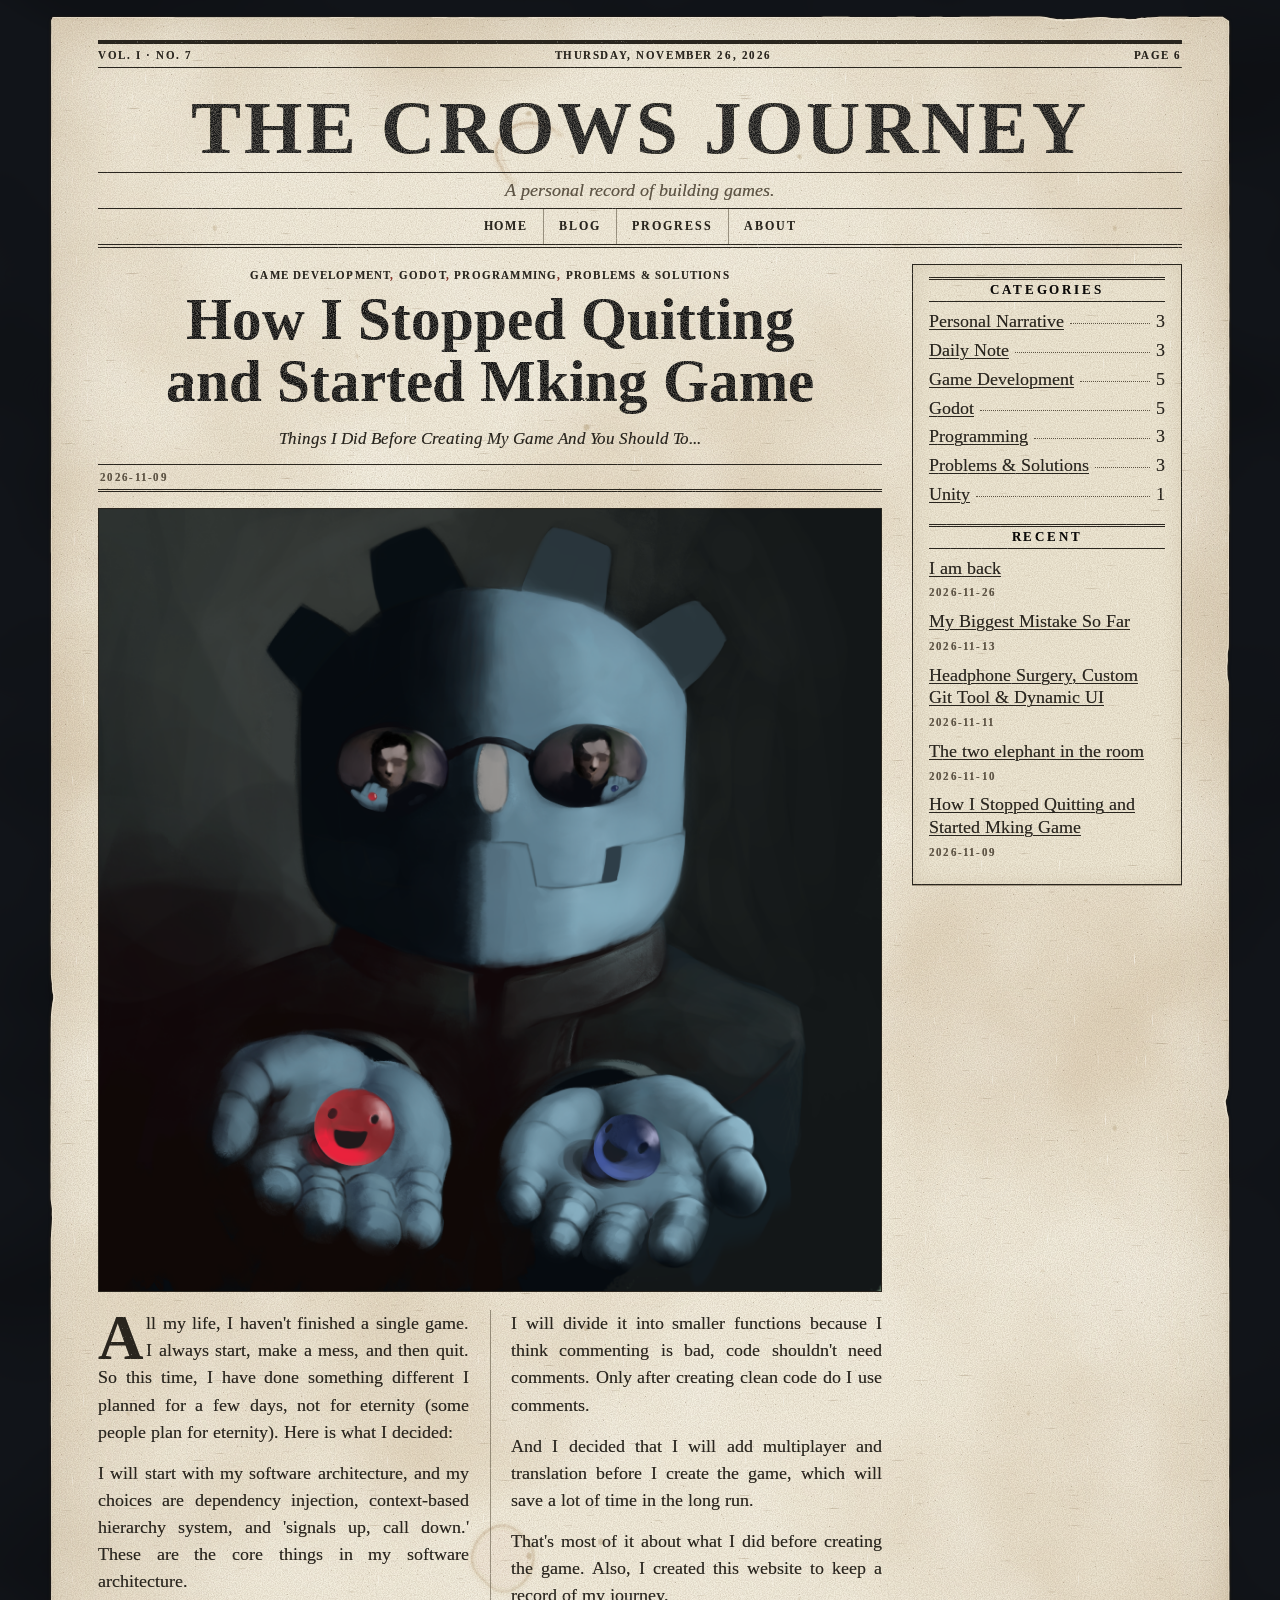
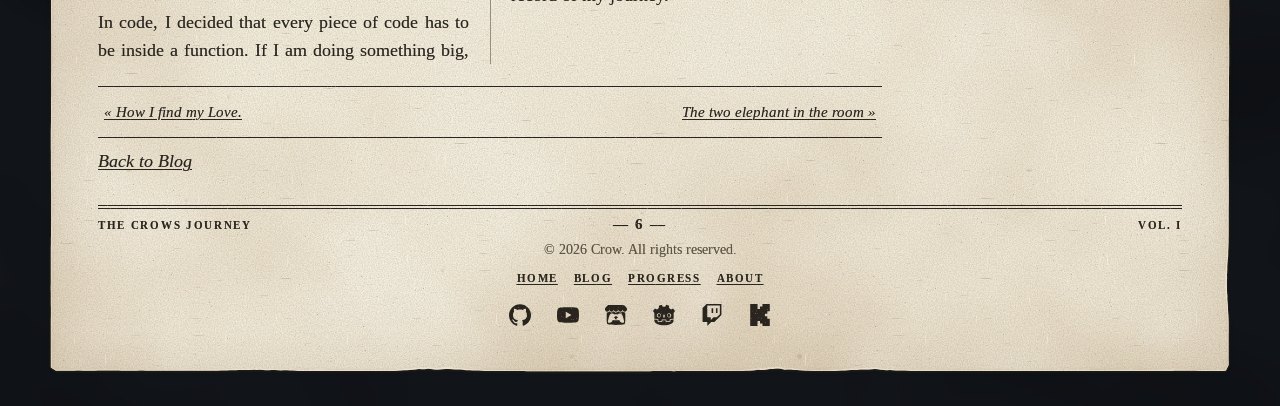
<file: blog/set-up-before-making-game/index.html>
<!doctype html><html lang="en"><head><meta charset="utf-8"><meta name="viewport" content="width=device-width,initial-scale=1"><title>How I Stopped Quitting and Started Mking Game | The Crows Journey</title><meta name="description" content="Things I Did Before Creating My Game And You Should To..."><link rel="icon" href="data:image/svg+xml,%3Csvg%20xmlns%3D%22http%3A%2F%2Fwww.w3.org%2F2000%2Fsvg%22%20viewBox%3D%220%200%2032%2032%22%3E%3Crect%20width%3D%2232%22%20height%3D%2232%22%20fill%3D%22%23F6F0E0%22%2F%3E%3Cpath%20d%3D%22M5%205h22v22H5z%22%20fill%3D%22none%22%20stroke%3D%22%2329251E%22%20stroke-width%3D%222%22%2F%3E%3Cpath%20d%3D%22M9%2010h14M9%2015h14M9%2020h9%22%20stroke%3D%22%2329251E%22%20stroke-width%3D%222%22%2F%3E%3C%2Fsvg%3E"><link rel="preload" href="/fonts/LiberationSerif-Regular.woff" as="font" type="font/woff" crossorigin><link rel="preload" href="/fonts/LiberationSerif-Bold.woff" as="font" type="font/woff" crossorigin><link rel="stylesheet" href="/style.css?v=6475917e"><link rel="stylesheet" href="/lightbox.css?v=a3bf4f7c"></head><body class="site"><a class="skip" href="#main">Skip to the content</a><svg class="defs" width="0" height="0" aria-hidden="true" focusable="false"><defs><filter id="ink" x="-1%" y="-5%" width="102%" height="110%"><feTurbulence type="fractalNoise" baseFrequency=".04 .06" numOctaves="2" seed="3" result="w"/><feDisplacementMap in="SourceGraphic" in2="w" scale="1.7" result="d"/><feTurbulence type="fractalNoise" baseFrequency=".9" numOctaves="2" seed="8" result="g"/><feColorMatrix in="g" type="matrix" values="0 0 0 0 0  0 0 0 0 0  0 0 0 0 0  -.9 0 0 0 1.32" result="a"/><feComposite in="d" in2="a" operator="in"/></filter></defs></svg><div class="sheet"><div class="paper"><header class="mast"><p class="strip"><span>Vol. I &middot; No. 7</span><span>Thursday, November 26, 2026</span><span>Page 6</span></p><p class="nameplate"><a href="/">The Crows Journey</a></p><p class="sub">A personal record of building games.</p><nav aria-label="Main"><a href="/">Home</a><a href="/blog/">Blog</a><a href="/progress/">Progress</a><a href="/about/">About</a></nav></header><div class="wrap"><main id="main"><article class="post"><p class="meta kicker"><a data-cat="Game Development" href="/blog/#Game%20Development">Game Development</a>, <a data-cat="Godot" href="/blog/#Godot">Godot</a>, <a data-cat="Programming" href="/blog/#Programming">Programming</a>, <a data-cat="Problems &amp; Solutions" href="/blog/#Problems%20%26%20Solutions">Problems &amp; Solutions</a></p><h1 class="title">How I Stopped Quitting and Started Mking Game</h1><p class="deck">Things I Did Before Creating My Game And You Should To...</p><p class="byline"><span><time datetime="2026-11-09">2026-11-09</time></span><span></span></p><figure class="cover"><span class="ph"><img class="" src="/images/blog/set-up-before-making-game/cover-56f077be.png" alt="How I Stopped Quitting and Started Mking Game" decoding="async" width="1700" height="1700"></span></figure><div class="body"><p>All my life, I haven't finished a single game. I always start, make a mess, and then quit. So this time, I have done something different I planned for a few days, not for eternity (some people plan for eternity). Here is what I decided:</p>
<p>I will start with my software architecture, and my choices are dependency injection, context-based hierarchy system, and 'signals up, call down.' These are the core things in my software architecture.</p>
<p>In code, I decided that every piece of code has to be inside a function. If I am doing something big, I will divide it into smaller functions because I think commenting is bad, code shouldn't need comments. Only after creating clean code do I use comments.</p>
<p>And I decided that I will add multiplayer and translation before I create the game, which will save a lot of time in the long run.</p>
<p>That's most of it about what I did before creating the game. Also, I created this website to keep a record of my journey.</p></div><nav class="pn" aria-label="More articles"><a href="/blog/godot-setup/">&laquo; How I find my Love.</a><a href="/blog/post/">The two elephant in the room &raquo;</a></nav><p class="allmore"><a href="/blog/">Back to Blog</a></p></article></main><aside aria-label="Sidebar"><section><h2 class="ah">Categories</h2><ul class="index"><li><a data-cat="Personal Narrative" href="/blog/#Personal%20Narrative">Personal Narrative</a><span class="dots" aria-hidden="true"></span><span class="n">3</span></li><li><a data-cat="Daily Note" href="/blog/#Daily%20Note">Daily Note</a><span class="dots" aria-hidden="true"></span><span class="n">3</span></li><li><a data-cat="Game Development" href="/blog/#Game%20Development">Game Development</a><span class="dots" aria-hidden="true"></span><span class="n">5</span></li><li><a data-cat="Godot" href="/blog/#Godot">Godot</a><span class="dots" aria-hidden="true"></span><span class="n">5</span></li><li><a data-cat="Programming" href="/blog/#Programming">Programming</a><span class="dots" aria-hidden="true"></span><span class="n">3</span></li><li><a data-cat="Problems &amp; Solutions" href="/blog/#Problems%20%26%20Solutions">Problems &amp; Solutions</a><span class="dots" aria-hidden="true"></span><span class="n">3</span></li><li><a data-cat="Unity" href="/blog/#Unity">Unity</a><span class="dots" aria-hidden="true"></span><span class="n">1</span></li></ul></section><section><h2 class="ah">Recent</h2><ul><li><a href="/blog/i-am-back/">I am back </a><br><time class="meta" datetime="2026-11-26">2026-11-26</time></li><li><a href="/blog/my-bigest-mistek-sofar/">My Biggest Mistake So Far</a><br><time class="meta" datetime="2026-11-13">2026-11-13</time></li><li><a href="/blog/post-2/">Headphone Surgery, Custom Git Tool &amp;  Dynamic UI</a><br><time class="meta" datetime="2026-11-11">2026-11-11</time></li><li><a href="/blog/post/">The two elephant in the room</a><br><time class="meta" datetime="2026-11-10">2026-11-10</time></li><li><a href="/blog/set-up-before-making-game/">How I Stopped Quitting and Started Mking Game</a><br><time class="meta" datetime="2026-11-09">2026-11-09</time></li></ul></section></aside></div><footer><p class="folio"><span>The Crows Journey</span><span class="pg">&mdash; 6 &mdash;</span><span>Vol. I</span></p><p>© 2026 Crow. All rights reserved.</p><nav class="fnav" aria-label="Footer"><a href="/">Home</a><a href="/blog/">Blog</a><a href="/progress/">Progress</a><a href="/about/">About</a></nav><ul class="social" aria-label="Social links"><li><a href="https://github.com/iamtwicrow" target="_blank" rel="noopener noreferrer" aria-label="Github (opens in a new tab)" title="Github"><svg class="ico" viewBox="0 0 24 24" aria-hidden="true" focusable="false"><path d="M12 .297c-6.63 0-12 5.373-12 12 0 5.303 3.438 9.8 8.205 11.385.6.113.82-.258.82-.577 0-.285-.01-1.04-.015-2.04-3.338.724-4.042-1.61-4.042-1.61C4.422 18.07 3.633 17.7 3.633 17.7c-1.087-.744.084-.729.084-.729 1.205.084 1.838 1.236 1.838 1.236 1.07 1.835 2.809 1.305 3.495.998.108-.776.417-1.305.76-1.605-2.665-.3-5.466-1.332-5.466-5.93 0-1.31.465-2.38 1.235-3.22-.135-.303-.54-1.523.105-3.176 0 0 1.005-.322 3.3 1.23.96-.267 1.98-.399 3-.405 1.02.006 2.04.138 3 .405 2.28-1.552 3.285-1.23 3.285-1.23.645 1.653.24 2.873.12 3.176.765.84 1.23 1.91 1.23 3.22 0 4.61-2.805 5.625-5.475 5.92.42.36.81 1.096.81 2.22 0 1.606-.015 2.896-.015 3.286 0 .315.21.69.825.57C20.565 22.092 24 17.592 24 12.297c0-6.627-5.373-12-12-12"/></svg></a></li><li><a href="https://www.youtube.com/@twicrow" target="_blank" rel="noopener noreferrer" aria-label="Youtube (opens in a new tab)" title="Youtube"><svg class="ico" viewBox="0 0 24 24" aria-hidden="true" focusable="false"><path d="M23.498 6.186a3.016 3.016 0 0 0-2.122-2.136C19.505 3.545 12 3.545 12 3.545s-7.505 0-9.377.505A3.017 3.017 0 0 0 .502 6.186C0 8.07 0 12 0 12s0 3.93.502 5.814a3.016 3.016 0 0 0 2.122 2.136c1.871.505 9.376.505 9.376.505s7.505 0 9.377-.505a3.015 3.015 0 0 0 2.122-2.136C24 15.93 24 12 24 12s0-3.93-.502-5.814zM9.545 15.568V8.432L15.818 12l-6.273 3.568z"/></svg></a></li><li><a href="https://twicrow.itch.io/" target="_blank" rel="noopener noreferrer" aria-label="Itch (opens in a new tab)" title="Itch"><svg class="ico" viewBox="0 0 24 24" aria-hidden="true" focusable="false"><path d="M3.13 1.338C2.08 1.96.02 4.328 0 4.95v1.03c0 1.303 1.22 2.45 2.325 2.45 1.33 0 2.436-1.102 2.436-2.41 0 1.308 1.07 2.41 2.4 2.41 1.328 0 2.362-1.102 2.362-2.41 0 1.308 1.137 2.41 2.466 2.41h.024c1.33 0 2.466-1.102 2.466-2.41 0 1.308 1.034 2.41 2.363 2.41 1.33 0 2.4-1.102 2.4-2.41 0 1.308 1.106 2.41 2.435 2.41C22.78 8.43 24 7.282 24 5.98V4.95c-.02-.62-2.082-2.99-3.13-3.612-3.253-.114-5.508-.134-8.87-.133-3.362 0-7.945.053-8.87.133zm6.376 6.477a2.74 2.74 0 0 1-.468.602c-.5.49-1.19.795-1.947.795a2.786 2.786 0 0 1-1.95-.795c-.182-.178-.32-.37-.446-.59-.127.222-.303.412-.486.59a2.788 2.788 0 0 1-1.95.795c-.092 0-.187-.025-.264-.052-.107 1.113-.152 2.176-.168 2.95v.005l-.006 1.167c.02 2.334-.23 7.564 1.03 8.85 1.952.454 5.545.662 9.15.663 3.605 0 7.198-.21 9.15-.664 1.26-1.284 1.01-6.514 1.03-8.848l-.006-1.167v-.004c-.016-.775-.06-1.838-.168-2.95-.077.026-.172.052-.263.052a2.788 2.788 0 0 1-1.95-.795c-.184-.178-.36-.368-.486-.59-.127.22-.265.412-.447.59a2.786 2.786 0 0 1-1.95.794c-.76 0-1.446-.303-1.948-.793a2.74 2.74 0 0 1-.468-.602 2.738 2.738 0 0 1-.463.602 2.787 2.787 0 0 1-1.95.794h-.16a2.787 2.787 0 0 1-1.95-.793 2.738 2.738 0 0 1-.464-.602zm-2.004 2.59v.002c.795.002 1.5 0 2.373.953.687-.072 1.406-.108 2.125-.107.72 0 1.438.035 2.125.107.873-.953 1.578-.95 2.372-.953.376 0 1.876 0 2.92 2.934l1.123 4.028c.832 2.995-.266 3.068-1.636 3.07-2.03-.075-3.156-1.55-3.156-3.025-1.124.184-2.436.276-3.748.277-1.312 0-2.624-.093-3.748-.277 0 1.475-1.125 2.95-3.156 3.026-1.37-.004-2.468-.077-1.636-3.072l1.122-4.027c1.045-2.934 2.545-2.934 2.92-2.934zM12 12.714c-.002.002-2.14 1.964-2.523 2.662l1.4-.056v1.22c0 .056.56.033 1.123.007.562.026 1.124.05 1.124-.008v-1.22l1.4.055C14.138 14.677 12 12.713 12 12.713z"/></svg></a></li><li><a href="https://forum.godotengine.org/u/death3666/" target="_blank" rel="noopener noreferrer" aria-label="Godot (opens in a new tab)" title="Godot"><svg class="ico" viewBox="0 0 24 24" aria-hidden="true" focusable="false"><path d="M9.5598.683c-1.096.244-2.1812.5831-3.1983 1.0951.023.8981.081 1.7582.199 2.6323-.395.253-.81.47-1.178.766-.375.288-.7581.564-1.0971.9011-.6781-.448-1.3962-.869-2.1352-1.2411C1.3532 5.6934.608 6.6186 0 7.6546c.458.7411.936 1.4352 1.4521 2.0942h.014v6.3565c.012 0 .023 0 .035.003l3.8963.376c.204.02.364.184.378.3891l.12 1.7201 3.3994.242.234-1.587c.03-.206.207-.358.415-.358h4.1114c.208 0 .385.152.415.358l.234 1.587 3.3993-.242.12-1.72a.4196.4196 0 01.378-.3891l3.8954-.376c.012 0 .023-.003.035-.003v-.5071h.002V9.7498h.014c.516-.659.994-1.3531 1.4521-2.0942-.608-1.036-1.3541-1.9611-2.1512-2.8192-.739.372-1.4571.793-2.1352 1.2411-.339-.337-.721-.613-1.096-.901-.369-.296-.7841-.5131-1.1781-.7661.117-.8741.175-1.7342.199-2.6323-1.0171-.512-2.1012-.851-3.1983-1.095-.438.736-.838 1.533-1.1871 2.3121-.414-.069-.829-.094-1.2461-.099h-.016c-.417.005-.832.03-1.2461.099-.349-.779-.749-1.576-1.1881-2.3121l.001-.001zM6.4765 9.9889c1.2971 0 2.3492 1.0511 2.3492 2.3482s-1.052 2.3482-2.3492 2.3482c-1.296 0-2.3482-1.051-2.3482-2.3482 0-1.297 1.0511-2.3482 2.3482-2.3482zm11.049 0c1.296 0 2.3482 1.0511 2.3482 2.3482s-1.0511 2.3482-2.3482 2.3482-2.3492-1.051-2.3492-2.3482c0-1.297 1.051-2.3482 2.3492-2.3482zm-10.824.9301c-.861 0-1.559.698-1.559 1.5591s.698 1.5582 1.559 1.5582c.8611 0 1.5592-.698 1.5592-1.5582 0-.86-.697-1.559-1.5591-1.559zm10.598 0c-.8611 0-1.5582.698-1.5582 1.5591s.697 1.5582 1.5581 1.5582c.8611 0 1.5592-.698 1.5592-1.5582 0-.86-.697-1.559-1.5592-1.559zm-5.2985.453c.417 0 .757.308.757.6871v2.1622c0 .379-.339.687-.757.687s-.756-.308-.756-.687V12.059c0-.379.339-.687.756-.687zM1.4601 16.9464c.002.377.006.789.006.871 0 3.7014 4.6944 5.4795 10.5269 5.5005h.014c5.8325-.02 10.5259-1.7991 10.5259-5.5004 0-.084.005-.495.007-.871l-3.5023.338-.121 1.729a.421.421 0 01-.389.3901l-4.1814.296a.4203.4203 0 01-.415-.358l-.238-1.6141h-3.3863l-.238 1.6141a.4192.4192 0 01-.4451.357l-4.1513-.296c-.208-.015-.375-.181-.389-.389l-.12-1.7292-3.5044-.337z"/></svg></a></li><li><a href="https://www.twitch.tv/iamtwicrow" target="_blank" rel="noopener noreferrer" aria-label="Twitch (opens in a new tab)" title="Twitch"><svg class="ico" viewBox="0 0 24 24" aria-hidden="true" focusable="false"><path d="M11.571 4.714h1.715v5.143H11.57zm4.715 0H18v5.143h-1.714zM6 0L1.714 4.286v15.428h5.143V24l4.286-4.286h3.428L22.286 12V0zm14.571 11.143l-3.428 3.428h-3.429l-3 3v-3H6.857V1.714h13.714Z"/></svg></a></li><li><a href="https://kick.com/twicrow" target="_blank" rel="noopener noreferrer" aria-label="Kick (opens in a new tab)" title="Kick"><svg class="ico" viewBox="0 0 24 24" aria-hidden="true" focusable="false"><path d="M1.333 0h8v5.333H12V2.667h2.667V0h8v8H20v2.667h-2.667v2.666H20V16h2.667v8h-8v-2.667H12v-2.666H9.333V24h-8Z"/></svg></a></li></ul></footer></div></div><script>(function () {
  var paper = document.querySelector('.sheet > .paper');
  if (!paper || !window.CSS || !CSS.supports || !CSS.supports('clip-path', 'path("M0 0L1 0L1 1Z")')) return;
  var rim = document.createElement('i');
  rim.className = 'rim'; rim.setAttribute('aria-hidden', 'true'); paper.appendChild(rim);
  var MAX_TEAR = 7.2;
  function randomSeed() {
    try { var a = new Uint32Array(1); crypto.getRandomValues(a); return a[0]; }
    catch (e) { return (Math.random() * 4294967296) >>> 0; }
  }
  function prng(a) { // small seeded generator (mulberry32) -> () => 0..1
    return function () {
      a = (a + 0x6D2B79F5) | 0; var t = Math.imul(a ^ (a >>> 15), 1 | a);
      t = (t + Math.imul(t ^ (t >>> 7), 61 | t)) ^ t; return ((t ^ (t >>> 14)) >>> 0) / 4294967296;
    };
  }
  function rnd(i, seed) { // deterministic hash -> 0..1
    var n = (Math.imul(i, 374761393) + Math.imul(seed, 668265263)) | 0;
    n = Math.imul(n ^ (n >>> 13), 1274126177); n ^= n >>> 16;
    return (n >>> 0) / 4294967296;
  }
  function noise(s, seed, wavelength) { // smooth value noise, 0..1
    var x = s / wavelength, i = Math.floor(x), f = x - i, t = f * f * (3 - 2 * f);
    return rnd(i, seed) * (1 - t) + rnd(i + 1, seed) * t;
  }
  var model = null;
  function makeModel(W, H) {
    var R = prng(randomSeed()), len = [W, H, W, H], perim = 2 * (W + H), i, k;
    var edges = [0, 1, 2, 3].map(function () { return { seed: (R() * 4294967296) | 0, ev: [] }; });
    var corner = [0, 1, 2, 3].map(function () { return 2.5 + R() * 3; }); // each corner is cut slightly differently
    function pickEdge() { var r = R() * perim, e = 0; while (e < 3 && r > len[e]) { r -= len[e]; e++; } return e; }
    function add(kind, forced) { // kind 0 = small, 1 = medium, 2 = large
      var e = forced === undefined ? pickEdge() : forced, L = len[e];
      var w = kind === 2 ? 150 + R() * 110 : kind === 1 ? 70 + R() * 60 : 26 + R() * 70;
      w = Math.min(w, L * 0.22);
      var lo = 36 + w / 2, hi = L - 36 - w / 2; if (hi <= lo) return;
      edges[e].ev.push({
        t: (lo + R() * (hi - lo)) / L, // position as a fraction of the edge, random every time
        wl: w * (0.3 + R() * 0.4), wr: w * (0.3 + R() * 0.4), // the two flanks are never symmetric
        d: kind === 2 ? 5.2 + R() * 1.7 : kind === 1 ? 3.4 + R() * 1.6 : 1.6 + R() * 2.6,
        sd: (R() * 4294967296) | 0, lump: 5 + R() * 8
      });
    }
    for (k = 0; k < 4; k++) if (R() < 0.7) add(0, k); // all four edges stay a little imperfect, none is guaranteed a tear
    var small = Math.floor(perim / 1000 * (0.35 + R() * 1.25) + R()); // more small tears, a random number per page
    for (i = 0; i < small; i++) add(0);
    var medium = Math.floor(perim / 2800 * (0.3 + R() * 1.4) + R() * 0.8); // an occasional medium irregularity
    for (i = 0; i < medium; i++) add(1);
    if (R() < 0.2) add(2); // one more noticeable tear on roughly one page in five, never more than one
    for (k = 0; k < 4; k++) edges[k].ev.sort(function (a, b) { return a.t - b.t; });
    return { edges: edges, corner: corner, len: len };
  }
  function tear(s, e, L) { // depth (px) of the torn sections at s px along an edge; 0 elsewhere
    var m = 0;
    for (var i = 0; i < e.ev.length; i++) {
      var v = e.ev[i], c = v.t * L, x = s < c ? (c - s) / v.wl : (s - c) / v.wr;
      if (x >= 1) continue;
      var q = 1 - x * x, env = q * q; // smooth fall-off: the tear melts into the clean edge
      var jag = (0.55 + 0.45 * noise(s, v.sd, 7)) * (0.7 + 0.3 * noise(s, v.sd + 1, v.lump)) * (0.8 + 0.3 * noise(s, v.sd + 2, 3.7));
      var d = v.d * env * jag; if (d > m) m = d;
    }
    return m > MAX_TEAR ? MAX_TEAR : m;
  }
  function bite(s, e, L) { // how far (px) the line sits inside the nominal edge
    return 0.4 + 0.7 * noise(s, e.seed, 260) + 0.35 * noise(s, e.seed + 1, 75) + 0.2 * noise(s, e.seed + 2, 13) + tear(s, e, L);
  }
  function rimWidth(s, e, L) { // the pale fibre rim is thin and uneven, a little wider where the paper is torn
    return 0.8 + 0.5 * noise(s, e.seed + 7, 18) + 1.3 * Math.min(1, tear(s, e, L) / 4.5);
  }
  function outline(W, H, step, inner) {
    var P = [], k = inner ? 1 : 0, c = model.corner, E = model.edges;
    function add(x, y) { P.push(x.toFixed(1) + ' ' + y.toFixed(1)); }
    function b(s, e, L) { return bite(s, E[e], L) + k * rimWidth(s, E[e], L); }
    var x, y;
    for (x = c[0]; x <= W - c[1]; x += step) add(x, b(x, 0, W));
    for (y = c[1]; y <= H - c[2]; y += step) add(W - b(y, 1, H), y);
    for (x = W - c[2]; x >= c[3]; x -= step) add(x, H - b(x, 2, W));
    for (y = H - c[3]; y >= c[0]; y -= step) add(b(y, 3, H), y);
    return 'M' + P.join('L') + 'Z';
  }
  function apply() {
    var W = paper.offsetWidth, H = paper.offsetHeight; if (!W || !H) return;
    if (!model) model = makeModel(W, H);
    var step = H > 6000 ? 5 : 3, outer = outline(W, H, step, false);
    paper.style.clipPath = 'path("' + outer + '")';
    rim.style.clipPath = 'path(evenodd,"' + outer + outline(W, H, step, true) + '")'; // outer line minus the inner line = a thin ring
  }
  var queued = false;
  function schedule() { if (queued) return; queued = true; requestAnimationFrame(function () { queued = false; apply(); }); }
  apply();
  if (window.ResizeObserver) new ResizeObserver(schedule).observe(paper);
  else { addEventListener('resize', schedule); addEventListener('load', schedule); }
})();</script><script>(function () {
  var paper = document.querySelector('.sheet > .paper');
  if (!paper || !document.createElementNS) return;
  var NS = 'http://www.w3.org/2000/svg';
  var AVOID = '.ph,.vbox,.mwrap,.gallery,.compare,figure,iframe,video,img,aside,.note,pre,.scroll';
  function randomSeed() {
    try { var a = new Uint32Array(1); crypto.getRandomValues(a); return a[0]; }
    catch (e) { return (Math.random() * 4294967296) >>> 0; }
  }
  function prng(a) { // small seeded generator (mulberry32) -> () => 0..1
    return function () {
      a = (a + 0x6D2B79F5) | 0; var t = Math.imul(a ^ (a >>> 15), 1 | a);
      t = (t + Math.imul(t ^ (t >>> 7), 61 | t)) ^ t; return ((t ^ (t >>> 14)) >>> 0) / 4294967296;
    };
  }
  var R = prng(randomSeed());
  (function () {
    var s = paper.style, jit = function (c) { return (c + (R() - 0.5) * 16).toFixed(1) + '%'; };
    s.setProperty('--p1', Math.floor(R() * 900) + 'px ' + Math.floor(R() * 900) + 'px');
    s.setProperty('--p2', Math.floor(R() * 700) + 'px ' + Math.floor(R() * 700) + 'px');
    s.setProperty('--p6', Math.floor(R() * 1400) + 'px ' + Math.floor(R() * 1400) + 'px');
    s.setProperty('--ax', jit(11)); s.setProperty('--ay', jit(83)); s.setProperty('--bx', jit(89)); s.setProperty('--by', jit(31));
  })();
  function el(tag, attrs, parent) {
    var n = document.createElementNS(NS, tag);
    for (var k in attrs) n.setAttribute(k, attrs[k]);
    if (parent) parent.appendChild(n); return n;
  }
  function pt(x, y) { return x.toFixed(1) + ' ' + y.toFixed(1); }
  var COFFEE = '128,84,38';
  function wobble(amp) {
    var h = [];
    for (var k = 2; k <= 6; k++) h.push({ k: k, a: amp * R() / k, p: R() * 6.283 });
    return function (t) { var v = 1; for (var i = 0; i < h.length; i++) v += h[i].a * Math.cos(h[i].k * t + h[i].p); return v; };
  }
  function makeRing(g) {
    var r = 17 + R() * 21, ex = R() * 0.13, f = wobble(0.11), I = 0.7 + R() * 0.7; // I = this mark's own subtle intensity
    var full = R() < 0.38, span = full ? 6.283 : 6.283 * (0.5 + R() * 0.42), a0 = R() * 6.283, w = 1.3 + R() * 1.4;
    var ph1 = R() * 6.283, ph2 = R() * 6.283, nseg = full ? 18 : 12 + Math.floor(R() * 4);
    function P(t) { var rr = r * f(t); return [rr * Math.cos(t) * (1 + ex), rr * Math.sin(t) * (1 - ex)]; }
    function arc(t0, t1, n) { var s = [], i; for (i = 0; i <= n; i++) { var p = P(t0 + (t1 - t0) * i / n); s.push(pt(p[0], p[1])); } return s; }
    var halo = el('g', { filter: 'url(#cf-wide)' }, g), edge = el('g', { filter: 'url(#cf-soft)' }, g);
    if (full) el('path', { d: 'M' + arc(0, 6.283, 48).join('L') + 'Z', fill: 'rgba(' + COFFEE + ',' + (0.022 + R() * 0.02) * I + ')' }, halo);
    el('path', { d: 'M' + arc(a0, a0 + span, 48).join('L') + (full ? 'Z' : ''), fill: 'none', stroke: 'rgba(' + COFFEE + ',' + 0.05 * I + ')', 'stroke-width': (w * 3.4).toFixed(1) }, halo);
    for (var i = 0; i < nseg; i++) { // the line is thicker and darker in places, and fades out where an incomplete ring ends
      var t0 = a0 + span * i / nseg, t1 = a0 + span * (i + 1) / nseg, m = (i + 0.5) / nseg;
      var vary = 0.6 + 0.4 * (0.5 + 0.5 * Math.sin(ph1 + m * 9) * Math.cos(ph2 + m * 4.3));
      var taper = full ? 1 : Math.min(1, 0.25 + 3.2 * Math.min(m, 1 - m));
      el('path', { d: 'M' + arc(t0, t1 + 0.02, 4).join('L'), fill: 'none', stroke: 'rgba(' + COFFEE + ',' + Math.min(0.23, 0.19 * I * vary * taper).toFixed(3) + ')', 'stroke-width': (w * (0.75 + 0.5 * vary)).toFixed(2) }, edge);
    }
    if (R() < 0.4) { // a fainter second line just inside, where the liquid dried in stages
      var q = 0.9 - R() * 0.04, s2 = [], j;
      for (j = 0; j <= 36; j++) { var tt = a0 + span * (0.08 + 0.7 * j / 36), pp = P(tt); s2.push(pt(pp[0] * q, pp[1] * q)); }
      el('path', { d: 'M' + s2.join('L'), fill: 'none', stroke: 'rgba(' + COFFEE + ',' + 0.07 * I + ')', 'stroke-width': (w * 0.7).toFixed(2) }, edge);
    }
    return r * 1.25;
  }
  function makeDrop(g, r) {
    var f = wobble(0.34), ex = R() * 0.3, rot = R() * 6.283, I = 0.6 + R() * 0.7, s = [], i, p;
    for (i = 0; i < 16; i++) {
      var t = i / 16 * 6.283, rr = r * f(t);
      var x = rr * Math.cos(t) * (1 + ex), y = rr * Math.sin(t) * (1 - ex);
      s.push(pt(x * Math.cos(rot) - y * Math.sin(rot), x * Math.sin(rot) + y * Math.cos(rot)));
    }
    el('path', { d: 'M' + s.join('L') + 'Z', fill: 'rgba(' + COFFEE + ',' + (0.085 * I).toFixed(3) + ')', stroke: 'rgba(' + COFFEE + ',' + (0.12 * I).toFixed(3) + ')', 'stroke-width': r > 2.6 ? 0.7 : 0.4 }, g);
  }
  function makeDrops(g, n, spread) { // a loose handful, mostly very small
    var items = [];
    for (var i = 0; i < n; i++) {
      var a = R() * 6.283, d = spread * Math.pow(R(), 0.7), r = 1 + Math.pow(R(), 2.2) * 3.6;
      var dg = el('g', { transform: 'translate(' + (d * Math.cos(a)).toFixed(1) + ' ' + (d * Math.sin(a)).toFixed(1) + ')', filter: 'url(#cf-soft)' }, g);
      makeDrop(dg, r); items.push(r);
    }
    return spread + 6;
  }
  var svg = null, marks = [], rects = [];
  function readRects() { // boxes that stains keep clear of, in the paper's own coordinates
    var b = paper.getBoundingClientRect(); rects = [];
    var list = paper.querySelectorAll(AVOID);
    for (var i = 0; i < list.length; i++) {
      var r = list[i].getBoundingClientRect();
      if (r.width > 2 && r.height > 2) rects.push([r.left - b.left, r.top - b.top, r.right - b.left, r.bottom - b.top]);
    }
  }
  function free(x, y, rad, self) {
    for (var i = 0; i < rects.length; i++) { var q = rects[i]; if (x > q[0] - rad - 12 && x < q[2] + rad + 12 && y > q[1] - rad - 12 && y < q[3] + rad + 12) return false; }
    for (var j = 0; j < marks.length; j++) { // never two noticeable marks close together
      var m = marks[j]; if (m === self || !m.shown) continue;
      var dx = x - m.x, dy = y - m.y, need = (self.big && m.big ? 330 : 190) + rad + m.rad;
      if (dx * dx + dy * dy < need * need) return false;
    }
    return true;
  }
  function place(m, W, H, fresh) { // fx/fy are kept as fractions of the sheet, so a resize moves a mark with the page
    var rad = m.rad, i, x, y, edge = rad + 14;
    if (!fresh && m.fx !== undefined) { x = m.fx * W; y = m.fy * H; if (free(x, y, rad, m)) { m.x = x; m.y = y; m.shown = true; return; } }
    for (i = 0; i < 60; i++) {
      x = edge + R() * (W - 2 * edge); y = edge + R() * (H - 2 * edge);
      if (W > 2 * edge && H > 2 * edge && free(x, y, rad, m)) { m.x = x; m.y = y; m.fx = x / W; m.fy = y / H; m.shown = true; return; }
    }
    m.shown = false; m.fx = undefined; // nowhere clear of the pictures: this mark is simply left out
  }
  function build(W, H) {
    svg = el('svg', { 'class': 'stains', 'aria-hidden': 'true', focusable: 'false' });
    var defs = el('defs', {}, svg);
    el('feGaussianBlur', { stdDeviation: '0.45' }, el('filter', { id: 'cf-soft', x: '-25%', y: '-25%', width: '150%', height: '150%' }, defs));
    el('feGaussianBlur', { stdDeviation: '1.7' }, el('filter', { id: 'cf-wide', x: '-30%', y: '-30%', width: '160%', height: '160%' }, defs));
    var scale = W < 520 ? 0.85 : 1, rings, groups, u = R(), cap = 1 + Math.floor(H / 1500), k;
    rings = u < 0.28 ? 0 : u < 0.78 ? 1 : u < 0.96 ? 2 : 3; if (rings > cap) rings = cap; // most pages: one faint ring or none
    u = R(); groups = u < 0.45 ? 0 : u < 0.85 ? 1 : 2;
    function add(kind) {
      var g = el('g', {}, svg), inner = el('g', { transform: 'scale(' + scale + ')' }, g), m = { g: g, big: kind === 'ring', shown: false };
      m.rad = (kind === 'ring' ? makeRing(inner) : makeDrops(inner, 2 + Math.floor(R() * 4), 14 + R() * 20)) * scale;
      var rot = (R() * 360).toFixed(0); m.rot = rot; if (kind === 'ring') inner.setAttribute('transform', 'rotate(' + rot + ') scale(' + scale + ')');
      marks.push(m);
    }
    for (k = 0; k < rings; k++) add('ring');
    for (k = 0; k < groups; k++) add('drops');
    paper.appendChild(svg);
  }
  function apply() {
    var W = paper.offsetWidth, H = paper.offsetHeight; if (!W || !H) return;
    var first = !svg; if (first) build(W, H);
    readRects();
    for (var i = 0; i < marks.length; i++) {
      var m = marks[i]; place(m, W, H, first);
      if (m.shown) { m.g.setAttribute('transform', 'translate(' + m.x.toFixed(1) + ' ' + m.y.toFixed(1) + ')'); m.g.removeAttribute('display'); }
      else m.g.setAttribute('display', 'none');
    }
  }
  var queued = false;
  function schedule() { if (queued) return; queued = true; requestAnimationFrame(function () { queued = false; apply(); }); }
  apply();
  addEventListener('load', schedule);
  if (window.ResizeObserver) new ResizeObserver(schedule).observe(paper); else addEventListener('resize', schedule);
})();</script><script src="/search.js?v=6475917e" data-base="" data-v="6475917e"></script><script src="/lightbox.js?v=a3bf4f7c" defer></script></body></html>
</file>
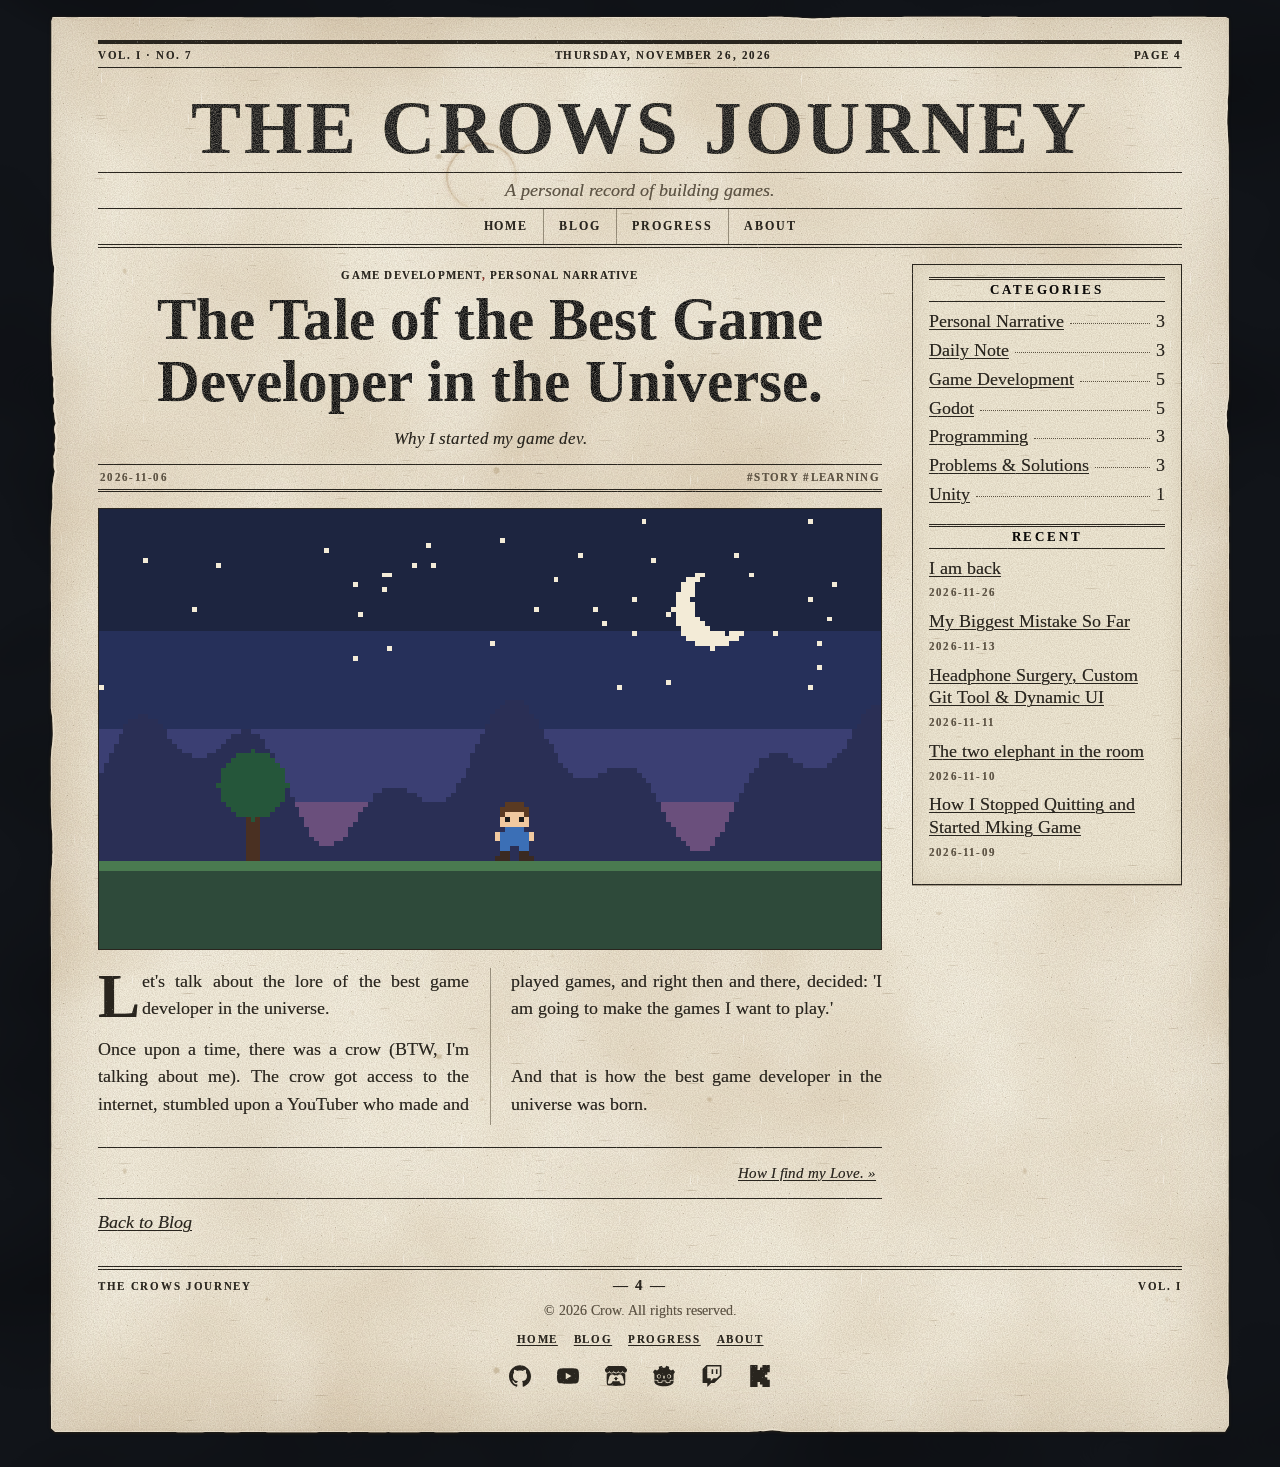
<file: blog/starting-game-development/index.html>
<!doctype html><html lang="en"><head><meta charset="utf-8"><meta name="viewport" content="width=device-width,initial-scale=1"><title>The Tale of the Best Game Developer in the Universe. | The Crows Journey</title><meta name="description" content="Why I started my game dev."><link rel="icon" href="data:image/svg+xml,%3Csvg%20xmlns%3D%22http%3A%2F%2Fwww.w3.org%2F2000%2Fsvg%22%20viewBox%3D%220%200%2032%2032%22%3E%3Crect%20width%3D%2232%22%20height%3D%2232%22%20fill%3D%22%23F6F0E0%22%2F%3E%3Cpath%20d%3D%22M5%205h22v22H5z%22%20fill%3D%22none%22%20stroke%3D%22%2329251E%22%20stroke-width%3D%222%22%2F%3E%3Cpath%20d%3D%22M9%2010h14M9%2015h14M9%2020h9%22%20stroke%3D%22%2329251E%22%20stroke-width%3D%222%22%2F%3E%3C%2Fsvg%3E"><link rel="preload" href="/fonts/LiberationSerif-Regular.woff" as="font" type="font/woff" crossorigin><link rel="preload" href="/fonts/LiberationSerif-Bold.woff" as="font" type="font/woff" crossorigin><link rel="stylesheet" href="/style.css?v=6475917e"><link rel="stylesheet" href="/lightbox.css?v=a3bf4f7c"></head><body class="site"><a class="skip" href="#main">Skip to the content</a><svg class="defs" width="0" height="0" aria-hidden="true" focusable="false"><defs><filter id="ink" x="-1%" y="-5%" width="102%" height="110%"><feTurbulence type="fractalNoise" baseFrequency=".04 .06" numOctaves="2" seed="3" result="w"/><feDisplacementMap in="SourceGraphic" in2="w" scale="1.7" result="d"/><feTurbulence type="fractalNoise" baseFrequency=".9" numOctaves="2" seed="8" result="g"/><feColorMatrix in="g" type="matrix" values="0 0 0 0 0  0 0 0 0 0  0 0 0 0 0  -.9 0 0 0 1.32" result="a"/><feComposite in="d" in2="a" operator="in"/></filter></defs></svg><div class="sheet"><div class="paper"><header class="mast"><p class="strip"><span>Vol. I &middot; No. 7</span><span>Thursday, November 26, 2026</span><span>Page 4</span></p><p class="nameplate"><a href="/">The Crows Journey</a></p><p class="sub">A personal record of building games.</p><nav aria-label="Main"><a href="/">Home</a><a href="/blog/">Blog</a><a href="/progress/">Progress</a><a href="/about/">About</a></nav></header><div class="wrap"><main id="main"><article class="post"><p class="meta kicker"><a data-cat="Game Development" href="/blog/#Game%20Development">Game Development</a>, <a data-cat="Personal Narrative" href="/blog/#Personal%20Narrative">Personal Narrative</a></p><h1 class="title">The Tale of the Best Game Developer in the Universe.</h1><p class="deck">Why I started my game dev.</p><p class="byline"><span><time datetime="2026-11-06">2026-11-06</time></span><span>#Story #Learning</span></p><figure class="cover"><span class="ph"><img class="px" src="/images/blog/starting-game-development/cover.png" alt="The Tale of the Best Game Developer in the Universe." decoding="async" width="960" height="540"></span></figure><div class="body"><p>Let's talk about the lore of the best game developer in the universe.</p>
<p>Once upon a time, there was a crow (BTW, I'm talking about me). The crow got access to the internet, stumbled upon a YouTuber who made and played games, and right then and there, decided: 'I am going to make the games I want to play.'</p>
<div class="gap" aria-hidden="true"></div>
<p>And that is how the best game developer in the universe was born.</p></div><nav class="pn" aria-label="More articles"><span></span><a href="/blog/godot-setup/">How I find my Love. &raquo;</a></nav><p class="allmore"><a href="/blog/">Back to Blog</a></p></article></main><aside aria-label="Sidebar"><section><h2 class="ah">Categories</h2><ul class="index"><li><a data-cat="Personal Narrative" href="/blog/#Personal%20Narrative">Personal Narrative</a><span class="dots" aria-hidden="true"></span><span class="n">3</span></li><li><a data-cat="Daily Note" href="/blog/#Daily%20Note">Daily Note</a><span class="dots" aria-hidden="true"></span><span class="n">3</span></li><li><a data-cat="Game Development" href="/blog/#Game%20Development">Game Development</a><span class="dots" aria-hidden="true"></span><span class="n">5</span></li><li><a data-cat="Godot" href="/blog/#Godot">Godot</a><span class="dots" aria-hidden="true"></span><span class="n">5</span></li><li><a data-cat="Programming" href="/blog/#Programming">Programming</a><span class="dots" aria-hidden="true"></span><span class="n">3</span></li><li><a data-cat="Problems &amp; Solutions" href="/blog/#Problems%20%26%20Solutions">Problems &amp; Solutions</a><span class="dots" aria-hidden="true"></span><span class="n">3</span></li><li><a data-cat="Unity" href="/blog/#Unity">Unity</a><span class="dots" aria-hidden="true"></span><span class="n">1</span></li></ul></section><section><h2 class="ah">Recent</h2><ul><li><a href="/blog/i-am-back/">I am back </a><br><time class="meta" datetime="2026-11-26">2026-11-26</time></li><li><a href="/blog/my-bigest-mistek-sofar/">My Biggest Mistake So Far</a><br><time class="meta" datetime="2026-11-13">2026-11-13</time></li><li><a href="/blog/post-2/">Headphone Surgery, Custom Git Tool &amp;  Dynamic UI</a><br><time class="meta" datetime="2026-11-11">2026-11-11</time></li><li><a href="/blog/post/">The two elephant in the room</a><br><time class="meta" datetime="2026-11-10">2026-11-10</time></li><li><a href="/blog/set-up-before-making-game/">How I Stopped Quitting and Started Mking Game</a><br><time class="meta" datetime="2026-11-09">2026-11-09</time></li></ul></section></aside></div><footer><p class="folio"><span>The Crows Journey</span><span class="pg">&mdash; 4 &mdash;</span><span>Vol. I</span></p><p>© 2026 Crow. All rights reserved.</p><nav class="fnav" aria-label="Footer"><a href="/">Home</a><a href="/blog/">Blog</a><a href="/progress/">Progress</a><a href="/about/">About</a></nav><ul class="social" aria-label="Social links"><li><a href="https://github.com/iamtwicrow" target="_blank" rel="noopener noreferrer" aria-label="Github (opens in a new tab)" title="Github"><svg class="ico" viewBox="0 0 24 24" aria-hidden="true" focusable="false"><path d="M12 .297c-6.63 0-12 5.373-12 12 0 5.303 3.438 9.8 8.205 11.385.6.113.82-.258.82-.577 0-.285-.01-1.04-.015-2.04-3.338.724-4.042-1.61-4.042-1.61C4.422 18.07 3.633 17.7 3.633 17.7c-1.087-.744.084-.729.084-.729 1.205.084 1.838 1.236 1.838 1.236 1.07 1.835 2.809 1.305 3.495.998.108-.776.417-1.305.76-1.605-2.665-.3-5.466-1.332-5.466-5.93 0-1.31.465-2.38 1.235-3.22-.135-.303-.54-1.523.105-3.176 0 0 1.005-.322 3.3 1.23.96-.267 1.98-.399 3-.405 1.02.006 2.04.138 3 .405 2.28-1.552 3.285-1.23 3.285-1.23.645 1.653.24 2.873.12 3.176.765.84 1.23 1.91 1.23 3.22 0 4.61-2.805 5.625-5.475 5.92.42.36.81 1.096.81 2.22 0 1.606-.015 2.896-.015 3.286 0 .315.21.69.825.57C20.565 22.092 24 17.592 24 12.297c0-6.627-5.373-12-12-12"/></svg></a></li><li><a href="https://www.youtube.com/@twicrow" target="_blank" rel="noopener noreferrer" aria-label="Youtube (opens in a new tab)" title="Youtube"><svg class="ico" viewBox="0 0 24 24" aria-hidden="true" focusable="false"><path d="M23.498 6.186a3.016 3.016 0 0 0-2.122-2.136C19.505 3.545 12 3.545 12 3.545s-7.505 0-9.377.505A3.017 3.017 0 0 0 .502 6.186C0 8.07 0 12 0 12s0 3.93.502 5.814a3.016 3.016 0 0 0 2.122 2.136c1.871.505 9.376.505 9.376.505s7.505 0 9.377-.505a3.015 3.015 0 0 0 2.122-2.136C24 15.93 24 12 24 12s0-3.93-.502-5.814zM9.545 15.568V8.432L15.818 12l-6.273 3.568z"/></svg></a></li><li><a href="https://twicrow.itch.io/" target="_blank" rel="noopener noreferrer" aria-label="Itch (opens in a new tab)" title="Itch"><svg class="ico" viewBox="0 0 24 24" aria-hidden="true" focusable="false"><path d="M3.13 1.338C2.08 1.96.02 4.328 0 4.95v1.03c0 1.303 1.22 2.45 2.325 2.45 1.33 0 2.436-1.102 2.436-2.41 0 1.308 1.07 2.41 2.4 2.41 1.328 0 2.362-1.102 2.362-2.41 0 1.308 1.137 2.41 2.466 2.41h.024c1.33 0 2.466-1.102 2.466-2.41 0 1.308 1.034 2.41 2.363 2.41 1.33 0 2.4-1.102 2.4-2.41 0 1.308 1.106 2.41 2.435 2.41C22.78 8.43 24 7.282 24 5.98V4.95c-.02-.62-2.082-2.99-3.13-3.612-3.253-.114-5.508-.134-8.87-.133-3.362 0-7.945.053-8.87.133zm6.376 6.477a2.74 2.74 0 0 1-.468.602c-.5.49-1.19.795-1.947.795a2.786 2.786 0 0 1-1.95-.795c-.182-.178-.32-.37-.446-.59-.127.222-.303.412-.486.59a2.788 2.788 0 0 1-1.95.795c-.092 0-.187-.025-.264-.052-.107 1.113-.152 2.176-.168 2.95v.005l-.006 1.167c.02 2.334-.23 7.564 1.03 8.85 1.952.454 5.545.662 9.15.663 3.605 0 7.198-.21 9.15-.664 1.26-1.284 1.01-6.514 1.03-8.848l-.006-1.167v-.004c-.016-.775-.06-1.838-.168-2.95-.077.026-.172.052-.263.052a2.788 2.788 0 0 1-1.95-.795c-.184-.178-.36-.368-.486-.59-.127.22-.265.412-.447.59a2.786 2.786 0 0 1-1.95.794c-.76 0-1.446-.303-1.948-.793a2.74 2.74 0 0 1-.468-.602 2.738 2.738 0 0 1-.463.602 2.787 2.787 0 0 1-1.95.794h-.16a2.787 2.787 0 0 1-1.95-.793 2.738 2.738 0 0 1-.464-.602zm-2.004 2.59v.002c.795.002 1.5 0 2.373.953.687-.072 1.406-.108 2.125-.107.72 0 1.438.035 2.125.107.873-.953 1.578-.95 2.372-.953.376 0 1.876 0 2.92 2.934l1.123 4.028c.832 2.995-.266 3.068-1.636 3.07-2.03-.075-3.156-1.55-3.156-3.025-1.124.184-2.436.276-3.748.277-1.312 0-2.624-.093-3.748-.277 0 1.475-1.125 2.95-3.156 3.026-1.37-.004-2.468-.077-1.636-3.072l1.122-4.027c1.045-2.934 2.545-2.934 2.92-2.934zM12 12.714c-.002.002-2.14 1.964-2.523 2.662l1.4-.056v1.22c0 .056.56.033 1.123.007.562.026 1.124.05 1.124-.008v-1.22l1.4.055C14.138 14.677 12 12.713 12 12.713z"/></svg></a></li><li><a href="https://forum.godotengine.org/u/death3666/" target="_blank" rel="noopener noreferrer" aria-label="Godot (opens in a new tab)" title="Godot"><svg class="ico" viewBox="0 0 24 24" aria-hidden="true" focusable="false"><path d="M9.5598.683c-1.096.244-2.1812.5831-3.1983 1.0951.023.8981.081 1.7582.199 2.6323-.395.253-.81.47-1.178.766-.375.288-.7581.564-1.0971.9011-.6781-.448-1.3962-.869-2.1352-1.2411C1.3532 5.6934.608 6.6186 0 7.6546c.458.7411.936 1.4352 1.4521 2.0942h.014v6.3565c.012 0 .023 0 .035.003l3.8963.376c.204.02.364.184.378.3891l.12 1.7201 3.3994.242.234-1.587c.03-.206.207-.358.415-.358h4.1114c.208 0 .385.152.415.358l.234 1.587 3.3993-.242.12-1.72a.4196.4196 0 01.378-.3891l3.8954-.376c.012 0 .023-.003.035-.003v-.5071h.002V9.7498h.014c.516-.659.994-1.3531 1.4521-2.0942-.608-1.036-1.3541-1.9611-2.1512-2.8192-.739.372-1.4571.793-2.1352 1.2411-.339-.337-.721-.613-1.096-.901-.369-.296-.7841-.5131-1.1781-.7661.117-.8741.175-1.7342.199-2.6323-1.0171-.512-2.1012-.851-3.1983-1.095-.438.736-.838 1.533-1.1871 2.3121-.414-.069-.829-.094-1.2461-.099h-.016c-.417.005-.832.03-1.2461.099-.349-.779-.749-1.576-1.1881-2.3121l.001-.001zM6.4765 9.9889c1.2971 0 2.3492 1.0511 2.3492 2.3482s-1.052 2.3482-2.3492 2.3482c-1.296 0-2.3482-1.051-2.3482-2.3482 0-1.297 1.0511-2.3482 2.3482-2.3482zm11.049 0c1.296 0 2.3482 1.0511 2.3482 2.3482s-1.0511 2.3482-2.3482 2.3482-2.3492-1.051-2.3492-2.3482c0-1.297 1.051-2.3482 2.3492-2.3482zm-10.824.9301c-.861 0-1.559.698-1.559 1.5591s.698 1.5582 1.559 1.5582c.8611 0 1.5592-.698 1.5592-1.5582 0-.86-.697-1.559-1.5591-1.559zm10.598 0c-.8611 0-1.5582.698-1.5582 1.5591s.697 1.5582 1.5581 1.5582c.8611 0 1.5592-.698 1.5592-1.5582 0-.86-.697-1.559-1.5592-1.559zm-5.2985.453c.417 0 .757.308.757.6871v2.1622c0 .379-.339.687-.757.687s-.756-.308-.756-.687V12.059c0-.379.339-.687.756-.687zM1.4601 16.9464c.002.377.006.789.006.871 0 3.7014 4.6944 5.4795 10.5269 5.5005h.014c5.8325-.02 10.5259-1.7991 10.5259-5.5004 0-.084.005-.495.007-.871l-3.5023.338-.121 1.729a.421.421 0 01-.389.3901l-4.1814.296a.4203.4203 0 01-.415-.358l-.238-1.6141h-3.3863l-.238 1.6141a.4192.4192 0 01-.4451.357l-4.1513-.296c-.208-.015-.375-.181-.389-.389l-.12-1.7292-3.5044-.337z"/></svg></a></li><li><a href="https://www.twitch.tv/iamtwicrow" target="_blank" rel="noopener noreferrer" aria-label="Twitch (opens in a new tab)" title="Twitch"><svg class="ico" viewBox="0 0 24 24" aria-hidden="true" focusable="false"><path d="M11.571 4.714h1.715v5.143H11.57zm4.715 0H18v5.143h-1.714zM6 0L1.714 4.286v15.428h5.143V24l4.286-4.286h3.428L22.286 12V0zm14.571 11.143l-3.428 3.428h-3.429l-3 3v-3H6.857V1.714h13.714Z"/></svg></a></li><li><a href="https://kick.com/twicrow" target="_blank" rel="noopener noreferrer" aria-label="Kick (opens in a new tab)" title="Kick"><svg class="ico" viewBox="0 0 24 24" aria-hidden="true" focusable="false"><path d="M1.333 0h8v5.333H12V2.667h2.667V0h8v8H20v2.667h-2.667v2.666H20V16h2.667v8h-8v-2.667H12v-2.666H9.333V24h-8Z"/></svg></a></li></ul></footer></div></div><script>(function () {
  var paper = document.querySelector('.sheet > .paper');
  if (!paper || !window.CSS || !CSS.supports || !CSS.supports('clip-path', 'path("M0 0L1 0L1 1Z")')) return;
  var rim = document.createElement('i');
  rim.className = 'rim'; rim.setAttribute('aria-hidden', 'true'); paper.appendChild(rim);
  var MAX_TEAR = 7.2;
  function randomSeed() {
    try { var a = new Uint32Array(1); crypto.getRandomValues(a); return a[0]; }
    catch (e) { return (Math.random() * 4294967296) >>> 0; }
  }
  function prng(a) { // small seeded generator (mulberry32) -> () => 0..1
    return function () {
      a = (a + 0x6D2B79F5) | 0; var t = Math.imul(a ^ (a >>> 15), 1 | a);
      t = (t + Math.imul(t ^ (t >>> 7), 61 | t)) ^ t; return ((t ^ (t >>> 14)) >>> 0) / 4294967296;
    };
  }
  function rnd(i, seed) { // deterministic hash -> 0..1
    var n = (Math.imul(i, 374761393) + Math.imul(seed, 668265263)) | 0;
    n = Math.imul(n ^ (n >>> 13), 1274126177); n ^= n >>> 16;
    return (n >>> 0) / 4294967296;
  }
  function noise(s, seed, wavelength) { // smooth value noise, 0..1
    var x = s / wavelength, i = Math.floor(x), f = x - i, t = f * f * (3 - 2 * f);
    return rnd(i, seed) * (1 - t) + rnd(i + 1, seed) * t;
  }
  var model = null;
  function makeModel(W, H) {
    var R = prng(randomSeed()), len = [W, H, W, H], perim = 2 * (W + H), i, k;
    var edges = [0, 1, 2, 3].map(function () { return { seed: (R() * 4294967296) | 0, ev: [] }; });
    var corner = [0, 1, 2, 3].map(function () { return 2.5 + R() * 3; }); // each corner is cut slightly differently
    function pickEdge() { var r = R() * perim, e = 0; while (e < 3 && r > len[e]) { r -= len[e]; e++; } return e; }
    function add(kind, forced) { // kind 0 = small, 1 = medium, 2 = large
      var e = forced === undefined ? pickEdge() : forced, L = len[e];
      var w = kind === 2 ? 150 + R() * 110 : kind === 1 ? 70 + R() * 60 : 26 + R() * 70;
      w = Math.min(w, L * 0.22);
      var lo = 36 + w / 2, hi = L - 36 - w / 2; if (hi <= lo) return;
      edges[e].ev.push({
        t: (lo + R() * (hi - lo)) / L, // position as a fraction of the edge, random every time
        wl: w * (0.3 + R() * 0.4), wr: w * (0.3 + R() * 0.4), // the two flanks are never symmetric
        d: kind === 2 ? 5.2 + R() * 1.7 : kind === 1 ? 3.4 + R() * 1.6 : 1.6 + R() * 2.6,
        sd: (R() * 4294967296) | 0, lump: 5 + R() * 8
      });
    }
    for (k = 0; k < 4; k++) if (R() < 0.7) add(0, k); // all four edges stay a little imperfect, none is guaranteed a tear
    var small = Math.floor(perim / 1000 * (0.35 + R() * 1.25) + R()); // more small tears, a random number per page
    for (i = 0; i < small; i++) add(0);
    var medium = Math.floor(perim / 2800 * (0.3 + R() * 1.4) + R() * 0.8); // an occasional medium irregularity
    for (i = 0; i < medium; i++) add(1);
    if (R() < 0.2) add(2); // one more noticeable tear on roughly one page in five, never more than one
    for (k = 0; k < 4; k++) edges[k].ev.sort(function (a, b) { return a.t - b.t; });
    return { edges: edges, corner: corner, len: len };
  }
  function tear(s, e, L) { // depth (px) of the torn sections at s px along an edge; 0 elsewhere
    var m = 0;
    for (var i = 0; i < e.ev.length; i++) {
      var v = e.ev[i], c = v.t * L, x = s < c ? (c - s) / v.wl : (s - c) / v.wr;
      if (x >= 1) continue;
      var q = 1 - x * x, env = q * q; // smooth fall-off: the tear melts into the clean edge
      var jag = (0.55 + 0.45 * noise(s, v.sd, 7)) * (0.7 + 0.3 * noise(s, v.sd + 1, v.lump)) * (0.8 + 0.3 * noise(s, v.sd + 2, 3.7));
      var d = v.d * env * jag; if (d > m) m = d;
    }
    return m > MAX_TEAR ? MAX_TEAR : m;
  }
  function bite(s, e, L) { // how far (px) the line sits inside the nominal edge
    return 0.4 + 0.7 * noise(s, e.seed, 260) + 0.35 * noise(s, e.seed + 1, 75) + 0.2 * noise(s, e.seed + 2, 13) + tear(s, e, L);
  }
  function rimWidth(s, e, L) { // the pale fibre rim is thin and uneven, a little wider where the paper is torn
    return 0.8 + 0.5 * noise(s, e.seed + 7, 18) + 1.3 * Math.min(1, tear(s, e, L) / 4.5);
  }
  function outline(W, H, step, inner) {
    var P = [], k = inner ? 1 : 0, c = model.corner, E = model.edges;
    function add(x, y) { P.push(x.toFixed(1) + ' ' + y.toFixed(1)); }
    function b(s, e, L) { return bite(s, E[e], L) + k * rimWidth(s, E[e], L); }
    var x, y;
    for (x = c[0]; x <= W - c[1]; x += step) add(x, b(x, 0, W));
    for (y = c[1]; y <= H - c[2]; y += step) add(W - b(y, 1, H), y);
    for (x = W - c[2]; x >= c[3]; x -= step) add(x, H - b(x, 2, W));
    for (y = H - c[3]; y >= c[0]; y -= step) add(b(y, 3, H), y);
    return 'M' + P.join('L') + 'Z';
  }
  function apply() {
    var W = paper.offsetWidth, H = paper.offsetHeight; if (!W || !H) return;
    if (!model) model = makeModel(W, H);
    var step = H > 6000 ? 5 : 3, outer = outline(W, H, step, false);
    paper.style.clipPath = 'path("' + outer + '")';
    rim.style.clipPath = 'path(evenodd,"' + outer + outline(W, H, step, true) + '")'; // outer line minus the inner line = a thin ring
  }
  var queued = false;
  function schedule() { if (queued) return; queued = true; requestAnimationFrame(function () { queued = false; apply(); }); }
  apply();
  if (window.ResizeObserver) new ResizeObserver(schedule).observe(paper);
  else { addEventListener('resize', schedule); addEventListener('load', schedule); }
})();</script><script>(function () {
  var paper = document.querySelector('.sheet > .paper');
  if (!paper || !document.createElementNS) return;
  var NS = 'http://www.w3.org/2000/svg';
  var AVOID = '.ph,.vbox,.mwrap,.gallery,.compare,figure,iframe,video,img,aside,.note,pre,.scroll';
  function randomSeed() {
    try { var a = new Uint32Array(1); crypto.getRandomValues(a); return a[0]; }
    catch (e) { return (Math.random() * 4294967296) >>> 0; }
  }
  function prng(a) { // small seeded generator (mulberry32) -> () => 0..1
    return function () {
      a = (a + 0x6D2B79F5) | 0; var t = Math.imul(a ^ (a >>> 15), 1 | a);
      t = (t + Math.imul(t ^ (t >>> 7), 61 | t)) ^ t; return ((t ^ (t >>> 14)) >>> 0) / 4294967296;
    };
  }
  var R = prng(randomSeed());
  (function () {
    var s = paper.style, jit = function (c) { return (c + (R() - 0.5) * 16).toFixed(1) + '%'; };
    s.setProperty('--p1', Math.floor(R() * 900) + 'px ' + Math.floor(R() * 900) + 'px');
    s.setProperty('--p2', Math.floor(R() * 700) + 'px ' + Math.floor(R() * 700) + 'px');
    s.setProperty('--p6', Math.floor(R() * 1400) + 'px ' + Math.floor(R() * 1400) + 'px');
    s.setProperty('--ax', jit(11)); s.setProperty('--ay', jit(83)); s.setProperty('--bx', jit(89)); s.setProperty('--by', jit(31));
  })();
  function el(tag, attrs, parent) {
    var n = document.createElementNS(NS, tag);
    for (var k in attrs) n.setAttribute(k, attrs[k]);
    if (parent) parent.appendChild(n); return n;
  }
  function pt(x, y) { return x.toFixed(1) + ' ' + y.toFixed(1); }
  var COFFEE = '128,84,38';
  function wobble(amp) {
    var h = [];
    for (var k = 2; k <= 6; k++) h.push({ k: k, a: amp * R() / k, p: R() * 6.283 });
    return function (t) { var v = 1; for (var i = 0; i < h.length; i++) v += h[i].a * Math.cos(h[i].k * t + h[i].p); return v; };
  }
  function makeRing(g) {
    var r = 17 + R() * 21, ex = R() * 0.13, f = wobble(0.11), I = 0.7 + R() * 0.7; // I = this mark's own subtle intensity
    var full = R() < 0.38, span = full ? 6.283 : 6.283 * (0.5 + R() * 0.42), a0 = R() * 6.283, w = 1.3 + R() * 1.4;
    var ph1 = R() * 6.283, ph2 = R() * 6.283, nseg = full ? 18 : 12 + Math.floor(R() * 4);
    function P(t) { var rr = r * f(t); return [rr * Math.cos(t) * (1 + ex), rr * Math.sin(t) * (1 - ex)]; }
    function arc(t0, t1, n) { var s = [], i; for (i = 0; i <= n; i++) { var p = P(t0 + (t1 - t0) * i / n); s.push(pt(p[0], p[1])); } return s; }
    var halo = el('g', { filter: 'url(#cf-wide)' }, g), edge = el('g', { filter: 'url(#cf-soft)' }, g);
    if (full) el('path', { d: 'M' + arc(0, 6.283, 48).join('L') + 'Z', fill: 'rgba(' + COFFEE + ',' + (0.022 + R() * 0.02) * I + ')' }, halo);
    el('path', { d: 'M' + arc(a0, a0 + span, 48).join('L') + (full ? 'Z' : ''), fill: 'none', stroke: 'rgba(' + COFFEE + ',' + 0.05 * I + ')', 'stroke-width': (w * 3.4).toFixed(1) }, halo);
    for (var i = 0; i < nseg; i++) { // the line is thicker and darker in places, and fades out where an incomplete ring ends
      var t0 = a0 + span * i / nseg, t1 = a0 + span * (i + 1) / nseg, m = (i + 0.5) / nseg;
      var vary = 0.6 + 0.4 * (0.5 + 0.5 * Math.sin(ph1 + m * 9) * Math.cos(ph2 + m * 4.3));
      var taper = full ? 1 : Math.min(1, 0.25 + 3.2 * Math.min(m, 1 - m));
      el('path', { d: 'M' + arc(t0, t1 + 0.02, 4).join('L'), fill: 'none', stroke: 'rgba(' + COFFEE + ',' + Math.min(0.23, 0.19 * I * vary * taper).toFixed(3) + ')', 'stroke-width': (w * (0.75 + 0.5 * vary)).toFixed(2) }, edge);
    }
    if (R() < 0.4) { // a fainter second line just inside, where the liquid dried in stages
      var q = 0.9 - R() * 0.04, s2 = [], j;
      for (j = 0; j <= 36; j++) { var tt = a0 + span * (0.08 + 0.7 * j / 36), pp = P(tt); s2.push(pt(pp[0] * q, pp[1] * q)); }
      el('path', { d: 'M' + s2.join('L'), fill: 'none', stroke: 'rgba(' + COFFEE + ',' + 0.07 * I + ')', 'stroke-width': (w * 0.7).toFixed(2) }, edge);
    }
    return r * 1.25;
  }
  function makeDrop(g, r) {
    var f = wobble(0.34), ex = R() * 0.3, rot = R() * 6.283, I = 0.6 + R() * 0.7, s = [], i, p;
    for (i = 0; i < 16; i++) {
      var t = i / 16 * 6.283, rr = r * f(t);
      var x = rr * Math.cos(t) * (1 + ex), y = rr * Math.sin(t) * (1 - ex);
      s.push(pt(x * Math.cos(rot) - y * Math.sin(rot), x * Math.sin(rot) + y * Math.cos(rot)));
    }
    el('path', { d: 'M' + s.join('L') + 'Z', fill: 'rgba(' + COFFEE + ',' + (0.085 * I).toFixed(3) + ')', stroke: 'rgba(' + COFFEE + ',' + (0.12 * I).toFixed(3) + ')', 'stroke-width': r > 2.6 ? 0.7 : 0.4 }, g);
  }
  function makeDrops(g, n, spread) { // a loose handful, mostly very small
    var items = [];
    for (var i = 0; i < n; i++) {
      var a = R() * 6.283, d = spread * Math.pow(R(), 0.7), r = 1 + Math.pow(R(), 2.2) * 3.6;
      var dg = el('g', { transform: 'translate(' + (d * Math.cos(a)).toFixed(1) + ' ' + (d * Math.sin(a)).toFixed(1) + ')', filter: 'url(#cf-soft)' }, g);
      makeDrop(dg, r); items.push(r);
    }
    return spread + 6;
  }
  var svg = null, marks = [], rects = [];
  function readRects() { // boxes that stains keep clear of, in the paper's own coordinates
    var b = paper.getBoundingClientRect(); rects = [];
    var list = paper.querySelectorAll(AVOID);
    for (var i = 0; i < list.length; i++) {
      var r = list[i].getBoundingClientRect();
      if (r.width > 2 && r.height > 2) rects.push([r.left - b.left, r.top - b.top, r.right - b.left, r.bottom - b.top]);
    }
  }
  function free(x, y, rad, self) {
    for (var i = 0; i < rects.length; i++) { var q = rects[i]; if (x > q[0] - rad - 12 && x < q[2] + rad + 12 && y > q[1] - rad - 12 && y < q[3] + rad + 12) return false; }
    for (var j = 0; j < marks.length; j++) { // never two noticeable marks close together
      var m = marks[j]; if (m === self || !m.shown) continue;
      var dx = x - m.x, dy = y - m.y, need = (self.big && m.big ? 330 : 190) + rad + m.rad;
      if (dx * dx + dy * dy < need * need) return false;
    }
    return true;
  }
  function place(m, W, H, fresh) { // fx/fy are kept as fractions of the sheet, so a resize moves a mark with the page
    var rad = m.rad, i, x, y, edge = rad + 14;
    if (!fresh && m.fx !== undefined) { x = m.fx * W; y = m.fy * H; if (free(x, y, rad, m)) { m.x = x; m.y = y; m.shown = true; return; } }
    for (i = 0; i < 60; i++) {
      x = edge + R() * (W - 2 * edge); y = edge + R() * (H - 2 * edge);
      if (W > 2 * edge && H > 2 * edge && free(x, y, rad, m)) { m.x = x; m.y = y; m.fx = x / W; m.fy = y / H; m.shown = true; return; }
    }
    m.shown = false; m.fx = undefined; // nowhere clear of the pictures: this mark is simply left out
  }
  function build(W, H) {
    svg = el('svg', { 'class': 'stains', 'aria-hidden': 'true', focusable: 'false' });
    var defs = el('defs', {}, svg);
    el('feGaussianBlur', { stdDeviation: '0.45' }, el('filter', { id: 'cf-soft', x: '-25%', y: '-25%', width: '150%', height: '150%' }, defs));
    el('feGaussianBlur', { stdDeviation: '1.7' }, el('filter', { id: 'cf-wide', x: '-30%', y: '-30%', width: '160%', height: '160%' }, defs));
    var scale = W < 520 ? 0.85 : 1, rings, groups, u = R(), cap = 1 + Math.floor(H / 1500), k;
    rings = u < 0.28 ? 0 : u < 0.78 ? 1 : u < 0.96 ? 2 : 3; if (rings > cap) rings = cap; // most pages: one faint ring or none
    u = R(); groups = u < 0.45 ? 0 : u < 0.85 ? 1 : 2;
    function add(kind) {
      var g = el('g', {}, svg), inner = el('g', { transform: 'scale(' + scale + ')' }, g), m = { g: g, big: kind === 'ring', shown: false };
      m.rad = (kind === 'ring' ? makeRing(inner) : makeDrops(inner, 2 + Math.floor(R() * 4), 14 + R() * 20)) * scale;
      var rot = (R() * 360).toFixed(0); m.rot = rot; if (kind === 'ring') inner.setAttribute('transform', 'rotate(' + rot + ') scale(' + scale + ')');
      marks.push(m);
    }
    for (k = 0; k < rings; k++) add('ring');
    for (k = 0; k < groups; k++) add('drops');
    paper.appendChild(svg);
  }
  function apply() {
    var W = paper.offsetWidth, H = paper.offsetHeight; if (!W || !H) return;
    var first = !svg; if (first) build(W, H);
    readRects();
    for (var i = 0; i < marks.length; i++) {
      var m = marks[i]; place(m, W, H, first);
      if (m.shown) { m.g.setAttribute('transform', 'translate(' + m.x.toFixed(1) + ' ' + m.y.toFixed(1) + ')'); m.g.removeAttribute('display'); }
      else m.g.setAttribute('display', 'none');
    }
  }
  var queued = false;
  function schedule() { if (queued) return; queued = true; requestAnimationFrame(function () { queued = false; apply(); }); }
  apply();
  addEventListener('load', schedule);
  if (window.ResizeObserver) new ResizeObserver(schedule).observe(paper); else addEventListener('resize', schedule);
})();</script><script src="/search.js?v=6475917e" data-base="" data-v="6475917e"></script><script src="/lightbox.js?v=a3bf4f7c" defer></script></body></html>
</file>
<file: style.css>
/* ==========================================================================
   Game Development Journal: printed-paper theme
   Layers, from the bottom up: the desk (surrounding surface) -> the paper sheet (fibres, grain, aging,
   flecks, torn edges) -> printed ink (ruled layout, columns, uneven ink density) -> separate slips of
   paper (sidebar, handwritten notes, code listings).  Textures are small SVG files in /paper/ and the
   typeface is bundled in /fonts/, so nothing is loaded from other websites.
   The editor pages (Writing Desk, Site Settings) share the base rules; newspaper layout is under .site
   ========================================================================== */
@font-face{font-family:"Journal Serif";src:url(fonts/LiberationSerif-Regular.woff) format("woff");font-weight:400;font-style:normal;font-display:swap}
@font-face{font-family:"Journal Serif";src:url(fonts/LiberationSerif-Italic.woff) format("woff");font-weight:400;font-style:italic;font-display:swap}
@font-face{font-family:"Journal Serif";src:url(fonts/LiberationSerif-Bold.woff) format("woff");font-weight:700;font-style:normal;font-display:swap}
@font-face{font-family:"Journal Serif";src:url(fonts/LiberationSerif-BoldItalic.woff) format("woff");font-weight:700;font-style:italic;font-display:swap}
@font-face{font-family:"Journal Mono";src:url(fonts/LiberationMono-Regular.woff) format("woff");font-weight:400;font-style:normal;font-display:swap}
@font-face{font-family:"Journal Mono";src:url(fonts/LiberationMono-Bold.woff) format("woff");font-weight:700;font-style:normal;font-display:swap}

:root{
  --desk:#1d1d1f;      /* the surface the paper lies on: dark charcoal woven cloth (see paper/fabric*.svg) */
  --sheet:#F2ECDB;     /* the newspaper sheet (slightly deeper than --paper so the texture sits on it) */
  --slip:#EEE7D3;      /* a separate piece of paper (sidebar, listings) */
  --paper:#F6F0E0;     /* light paper for form fields and dialogs */
  --bg:#ECE5CF;        /* inline code and listings */
  --ink:#29251E;
  --head:#0B0A09;      /* large headings: clear black (body text keeps --ink) */
  --title:#171512;     /* the main title (nameplate) on the site AND in the editor: soft deep black, no brown tint; one value for both */
  --ink2:#5E5444;      /* secondary ink: 6.2:1 on paper, 5.1:1 on the darkest aging */
  --line:#554B3A;
  --hair:rgba(85,75,58,.55);
  --red:#8B3028;
  --pencil:#2E3B55;    /* blue-black pen for handwritten notes */
  --serif:"Journal Serif","Liberation Serif","Times New Roman",Times,Georgia,serif;
  --mono:"Journal Mono","Liberation Mono","Courier New",monospace;
}
*{box-sizing:border-box;border-radius:0}
[hidden]{display:none!important}
html{-webkit-text-size-adjust:100%}

/* ---- the desk ---- */
body{margin:0;padding:10px 8px 24px;color:var(--ink);font:17px/1.55 var(--serif);
  background-color:var(--desk);background-image:url(paper/fabric-mottle.svg),url(paper/fabric.svg);background-size:1600px,512px;background-attachment:scroll;
  text-rendering:optimizeLegibility;font-kerning:normal;
  text-shadow:0 0 .55px rgba(41,37,30,.47)} /* ink spreads a little into the fibres, so letter edges are never perfectly sharp */

/* ---- the paper sheet ---- */
.paper{position:relative;max-width:1180px;min-height:calc(100vh - 34px);margin:0 auto;padding:12px 16px 20px;
  background-color:var(--sheet);
  background-image:url(paper/specks.svg),url(paper/fibers.svg),url(paper/grain.svg),
    radial-gradient(circle at var(--ax,11%) var(--ay,83%),rgba(140,105,62,.075) 0,transparent 8%),radial-gradient(circle at var(--bx,89%) var(--by,31%),rgba(140,105,62,.06) 0,transparent 6%),
    url(paper/blotch.svg);
  background-size:900px,700px,256px,auto,auto,1400px;
  background-position:var(--p1,0 0),var(--p2,0 0),0 0,0 0,0 0,var(--p6,0 0);   /* the aging layers are shifted a little on every load (src/paper-stains.js) */
  /* thin dark edge where the sheet ends, a touch of contact shadow, and browning toward the edges */
  box-shadow:0 0 0 1px rgba(70,52,28,.5),0 1px 2px rgba(40,30,15,.35),inset 0 0 70px rgba(130,100,62,.21),inset 0 0 5px rgba(108,84,52,.3)}
/* ink that did not take: tiny paper-coloured gaps scattered over everything printed on the sheet */
.paper::after{content:"";position:absolute;inset:0;z-index:5;pointer-events:none;background:url(paper/inkloss.svg) 0 0/420px}
/* torn edges (public site): src/torn-edge.js cuts the sheet's outline into an uneven hand-torn line and adds a thin pale fibre rim along it.
   The contact shadow lives on the wrapper, because a shadow on the cut element itself would be cut away with it. Without JavaScript the edge is simply straight. */
.site .sheet{max-width:1180px;margin:0 auto;filter:drop-shadow(0 1px 1.5px rgba(40,30,15,.4)) drop-shadow(0 0 .8px rgba(70,52,28,.4))}
.site .sheet>.paper{box-shadow:inset 0 0 70px rgba(130,100,62,.21),inset 0 0 5px rgba(108,84,52,.3)}
.rim{position:absolute;inset:0;z-index:4;pointer-events:none;background:rgba(252,247,232,.45)}
/* coffee marks (src/paper-stains.js) have their own layer. z-index:-1 inside the sheet's own stacking context paints them above the paper
   texture but BELOW everything printed on it: text, photographs, galleries, rows, video and slips. They can never lie over a picture. */
.site .sheet>.paper{isolation:isolate}
.stains{position:absolute;left:0;top:0;width:100%;height:100%;z-index:-1;pointer-events:none;overflow:hidden}

/* ---- links, focus, skip link ---- */
a{color:var(--ink);text-decoration-thickness:1px;text-underline-offset:2px}
a:hover{color:var(--red)}
a:focus-visible,button:focus-visible,input:focus-visible,select:focus-visible,textarea:focus-visible,summary:focus-visible{outline:2px solid var(--red);outline-offset:2px}
.skip{position:absolute;left:-9999px;top:0;z-index:20}
.skip:focus{left:8px;top:8px;padding:8px 14px;background:var(--paper);border:1px solid var(--ink)}
.defs{position:absolute;width:0;height:0;overflow:hidden}

/* ---- basic print typography ---- */
h1,h2,h3,h4{font-family:var(--serif);line-height:1.15;color:var(--head)}
h1 a,h2 a,h3 a,h4 a{color:inherit}   /* linked headings stay black; a:hover (red) still wins, it is more specific */
header{text-align:center;border-bottom:4px double var(--line);margin-bottom:20px}
h1{font-size:clamp(1.5rem,8vw,2.6rem);margin:.35em 0 0}
.meta{margin:.2em 0;font-size:.82rem;color:var(--ink2)}
nav{font-size:.9rem}nav a{display:inline-block;padding:8px 6px}
p code,li code{background:var(--bg);padding:0 3px}
code{font-family:var(--mono);font-size:.88em;text-shadow:none}
img{display:block;max-width:100%;height:auto;border:1px solid var(--line)}
.px{image-rendering:pixelated;image-rendering:crisp-edges}
hr{border:0;border-top:1px solid var(--ink);margin:1.2em 0}
.vbad{font-style:italic}

/* ---- buttons and fields (shared with the editor) ---- */
button{font:inherit;background:transparent;color:var(--ink);border:1px solid var(--ink);padding:7px 12px;cursor:pointer}
button:hover{background:var(--ink);color:var(--paper)}
button:disabled{opacity:.5;cursor:default}button:disabled:hover{background:transparent;color:var(--ink)}
.search{display:flex;gap:6px;margin:14px 0}
.search input{flex:1;min-width:0;padding:9px 11px;background:rgba(255,252,238,.4);color:var(--ink);border:1px solid var(--ink);font:italic 1rem var(--serif)}
.search input::placeholder{color:var(--ink2);opacity:1}
.cats{display:flex;flex-wrap:wrap;gap:6px;margin:0 0 14px}
.cats button.on{background:var(--ink);color:var(--paper)}

/* ---- tables, listings, quotes ---- */
.scroll{overflow-x:auto;margin:1em 0}
table{border-collapse:collapse;width:100%;font-size:.92rem;border-top:2px solid var(--ink);border-bottom:2px solid var(--ink)}
th,td{padding:4px 10px;border:0;border-bottom:1px dotted var(--hair);text-align:left}
th{border-bottom:1px solid var(--ink);font-weight:700}
/* a code listing is a slip of slightly darker paper, set in typewriter type between two rules */
pre{margin:1em 0;padding:10px 14px;overflow-x:auto;background-color:var(--bg);background-image:url(paper/grain.svg);
  border-top:1px solid var(--ink);border-bottom:1px solid var(--ink);box-shadow:inset 0 0 14px rgba(126,98,62,.12);
  font:.84rem/1.45 var(--mono);text-align:left;hyphens:none;text-shadow:none;tab-size:4}
pre code{font-size:inherit;background:none;padding:0}
/* a quotation is a pull-quote: larger italic between a heavy and a light rule */
blockquote{margin:1em 0;padding:.5em .3em .45em;border-top:3px solid var(--ink);border-bottom:1px solid var(--ink);font-style:italic;font-size:1.18rem;line-height:1.35;text-align:center;break-inside:avoid;hyphens:none}
/* a handwritten note: a lined slip of notebook paper with a margin rule, written in blue-black pen */
.note{margin:1.2em .5em;padding:0 1em 0 3.1em;color:var(--pencil);font:italic 1.12rem/1.55em var(--serif);text-align:left;hyphens:none;transform:rotate(-.5deg);break-inside:avoid;
  border:1px solid rgba(85,75,58,.45);box-shadow:0 1px 1px rgba(40,30,15,.25);text-shadow:0 0 .5px rgba(46,59,85,.5);
  background-color:#F7F2E3;
  background-image:linear-gradient(90deg,transparent 2.3em,rgba(165,55,45,.5) 2.3em,rgba(165,55,45,.5) calc(2.3em + 1px),transparent calc(2.3em + 1px)),
    repeating-linear-gradient(180deg,transparent 0,transparent calc(1.55em - 1px),rgba(90,120,165,.38) calc(1.55em - 1px),rgba(90,120,165,.38) 1.55em),url(paper/grain.svg)}
.note p{margin:0;text-indent:0}

/* ---- photographs: printed into the paper, never pasted on top of it ---- */
.ph{display:block;position:relative;line-height:0}
.ph img{width:100%;border:1px solid var(--ink);padding:0;background:none}
/* photographs and video sit above the sheet's ink-dropout layer, so nothing from the paper is ever drawn over a picture */
.ph,.mwrap,.vbox{z-index:6}
figure{margin:0}
figcaption{margin-top:6px;font:italic .84rem/1.35 var(--serif);color:var(--ink2);text-align:left;hyphens:none}
.body{counter-reset:fig}
.body figcaption::before{counter-increment:fig;content:"Fig. " counter(fig) ". ";font-style:normal;font-weight:700}
.body .video figcaption::before{content:"Video: ";counter-increment:none}
.body figure{margin:1em 0;break-inside:avoid;text-align:center}
.body figure .ph{width:fit-content;max-width:100%;margin:0 auto}
.body figure .ph img{width:auto;margin:0 auto}
.gallery{display:grid;grid-template-columns:repeat(2,1fr);gap:10px;margin:1.2em 0}
.compare{display:grid;grid-template-columns:1fr 1fr;gap:10px;margin:1.2em 0}
.gallery figure,.compare figure{margin:0!important}
.gallery .ph,.compare .ph{width:100%!important}.gallery .ph img,.compare .ph img{width:100%!important}
.vbox{position:relative;aspect-ratio:16/9;border:1px solid var(--ink);background:#1d1a15}
.vbox iframe{position:absolute;top:0;left:0;width:100%;height:100%;border:0}
.video.short .vbox{aspect-ratio:9/16;max-width:min(100%,360px);margin:0 auto}
/* side-by-side layout (:::row): stacked when its box is narrow, columns when there is room */
.mwrap{container:mw/inline-size;position:relative;margin:1.2em 0}
.mrow{display:grid;gap:14px;grid-template-columns:minmax(0,1fr);align-items:start}
.mrow>*{min-width:0;margin:0!important}
.mrow .ph{width:100%!important}.mrow .ph img{width:100%!important;max-width:100%;height:auto}
@container mw (min-width:460px){.mrow.c2,.mrow.c3,.mrow.c4{grid-template-columns:repeat(2,minmax(0,1fr))}}
@container mw (min-width:680px){.mrow.c3,.mrow.c4{grid-template-columns:repeat(3,minmax(0,1fr))}}
@container mw (min-width:880px){.mrow.c4{grid-template-columns:repeat(4,minmax(0,1fr))}}

/* ==========================================================================
   Newspaper layout (public site only)
   ========================================================================== */
/* masthead: dateline strip between a heavy and a light rule, nameplate, motto, section bar */
.site .mast{margin-bottom:16px;border:0}
.site .strip{display:flex;flex-wrap:wrap;justify-content:space-between;gap:0 12px;margin:0;padding:3px 0;border-top:4px solid var(--ink);border-bottom:1px solid var(--ink);font:700 .66rem/1.5 var(--serif);letter-spacing:.14em;text-transform:uppercase;color:var(--ink)}
.site .strip span:nth-child(2){order:3;flex:1 0 100%;text-align:center;border-top:1px solid var(--hair);margin-top:2px}
.site .nameplate{margin:.28em 0 .08em;font:700 clamp(1.85rem,8.4vw,4.7rem)/1.03 var(--serif);letter-spacing:.045em;text-transform:uppercase;text-wrap:balance;filter:url(#ink)}
.site .nameplate{color:var(--title);text-shadow:0 0 .55px rgba(23,21,18,.42)}
.site .nameplate a{text-decoration:none;color:var(--title)}.site .nameplate a:hover{color:var(--red)}
.site .sub{margin:2px 0 0;padding:4px 0;font-style:italic;color:var(--ink2);border-top:1px solid var(--ink)}
.site .mast nav{display:flex;flex-wrap:wrap;justify-content:center;padding:0;border-top:1px solid var(--ink);border-bottom:4px double var(--ink);font:700 .76rem var(--serif);letter-spacing:.16em;text-transform:uppercase}
.site .mast nav a{padding:10px 15px;text-decoration:none}
.site .mast nav a+a{border-left:1px solid var(--hair)}
.site .mast nav a[aria-current]{color:var(--red)}
.site .mast nav a:hover{text-decoration:underline}
.wrap{display:grid;gap:24px}
.site main{min-width:0}

/* small printed labels */
.site .meta{font:700 .68rem/1.45 var(--serif);letter-spacing:.11em;text-transform:uppercase}
.site .kicker{color:var(--red)}.kicker a{text-decoration:none}.kicker a:hover{text-decoration:underline}
.more{display:inline-block;margin-top:2px;font:italic .92rem var(--serif);color:var(--red);text-decoration:none;border-bottom:1px solid var(--red)}
.more:hover{color:var(--ink);border-color:var(--ink)}
.allmore{margin:10px 0 4px;font-style:italic}

/* page and section headings */
.ptitle{margin:.2em 0 .55em;padding-bottom:.25em;text-align:center;font:700 clamp(1.8rem,5.5vw,2.9rem)/1.08 var(--serif);border-bottom:1px solid var(--ink)}
.site main>h1.ptitle,.site main>h2.ptitle{filter:url(#ink)}
.listsec>h2{margin:1.1em 0 .6em;padding:3px 0;text-align:center;font:700 .82rem var(--serif);letter-spacing:.26em;text-transform:uppercase;border-top:3px solid var(--ink);border-bottom:1px solid var(--ink)}
.listsec:first-child>h2{margin-top:.2em}
.intro,.body p.intro{text-indent:0;text-align:center}
.intro{margin:.3em auto 1em;max-width:44em;text-align:center;font-style:italic;font-size:1.14rem;line-height:1.45}
.deck{margin:.2em 0 .5em;font-style:italic;font-size:1.08rem;line-height:1.42}

/* lead story: headline across the top, picture and standfirst beneath */
.lead{padding-bottom:16px;border-bottom:1px solid var(--ink)}
.lead .kicker{margin:0 0 .75em}
.lead h3{margin:.08em 0 .2em;font:700 clamp(1.75rem,4.6vw,2.8rem)/1.04 var(--serif);text-wrap:balance;filter:url(#ink)}
.lead h3 a{text-decoration:none}
.leadbody{display:grid;gap:12px}
.leadpic{display:block}
.lead .ph img{aspect-ratio:16/9;object-fit:cover}

/* the other stories run in ruled columns */
.entries{column-gap:30px;column-rule:1px solid var(--hair)}
.entry{break-inside:avoid;margin:0 0 14px;padding:0 0 14px;border-bottom:1px solid var(--hair)}
.entry p{margin:.3em 0}
.entry h3{margin:.4em 0 .15em;font:700 1.3rem/1.15 var(--serif)}
.entry h3 a{text-decoration:none}.entry h3 a:hover{text-decoration:underline}
.entry .th{display:block}.entry .th img{aspect-ratio:16/9;object-fit:cover}
#results .entry:last-child{border-bottom:0}

/* the sidebar is a separate slip of paper with its own fibres */
.site aside{align-self:start;padding:12px 16px 4px;background-color:var(--slip);background-image:url(paper/fibers.svg),url(paper/grain.svg);background-size:700px,256px;background-position:210px 90px,0 0;
  border:1px solid var(--ink);box-shadow:0 1px 0 rgba(60,45,25,.4),inset 0 0 20px rgba(126,98,62,.15)}
aside section{margin-bottom:18px}
.ah{margin:0 0 8px;padding:3px 0;text-align:center;color:var(--head);font:700 .8rem var(--serif);letter-spacing:.22em;text-transform:uppercase;border-top:3px double var(--ink);border-bottom:1px solid var(--ink)}
aside ul{list-style:none;margin:0;padding:0}aside li{margin-bottom:8px;line-height:1.3}
.index li{display:flex;align-items:baseline;gap:6px;margin-bottom:6px}
.index .dots{flex:1;min-width:12px;border-bottom:1px dotted var(--ink2);transform:translateY(-3px)}
.index .n{font-variant-numeric:tabular-nums}
aside a.on{color:var(--red);font-weight:700;border-bottom:2px solid var(--red);text-decoration:none}
.catlinks a{margin-right:14px}
/* home sidebar: quiet expand/collapse for Categories and Recent (items beyond the first five are hidden only once the script has run) */
aside ul[data-fold=closed] li.x{display:none}
.fold{display:block;margin:2px 0 0 auto;padding:6px 0 4px;min-height:32px;background:none;border:0;border-radius:0;box-shadow:none;color:var(--ink2);font:italic .88rem var(--serif);cursor:pointer;border-bottom:1px dotted var(--ink2);line-height:1.2}
.fold:hover{background:none;color:var(--red);border-bottom-color:var(--red)}
/* home Categories: small quiet sort control (Most Posts / A-Z), shown only once the script has run */
.sortby{margin:0 0 6px;text-align:right;font:italic .82rem var(--serif);color:var(--ink2);line-height:1.2}
.sortby[hidden]{display:none}
.sortby button{min-height:32px;padding:6px 1px 4px;background:none;border:0;border-radius:0;box-shadow:none;color:var(--ink2);font:inherit;cursor:pointer;border-bottom:1px dotted var(--ink2)}
.sortby button:hover{background:none;color:var(--red);border-bottom-color:var(--red)}
.sortby button[aria-pressed=true]{color:var(--ink);font-style:normal;font-weight:700;border-bottom:1px solid var(--ink);cursor:default}
.sec{margin:1.2em 0}.links{padding-left:1.2em}
.arch h3{margin:.8em 0 .2em}.arch ul{list-style:none;padding:0;margin:0}

/* the article */
.post .kicker{margin:.3em 0 0;text-align:center}
.post .title{margin:.1em 0 .25em;text-align:center;font:700 clamp(2rem,6.4vw,3.7rem)/1.04 var(--serif);text-wrap:balance;filter:url(#ink)}
.post>.deck{max-width:40em;margin:0 auto .7em;text-align:center}
.byline{display:flex;flex-wrap:wrap;justify-content:space-between;gap:2px 16px;margin:10px 0 16px;padding:4px 2px;border-top:1px solid var(--ink);border-bottom:3px double var(--ink);font:700 .68rem/1.5 var(--serif);letter-spacing:.12em;text-transform:uppercase;color:var(--ink2)}
.cover{margin:0 0 18px}
.cover .ph{width:100%}.cover img{width:100%}

/* body text: justified, hyphenated, set in two ruled columns once there is room */
.body h2{margin:1.1em 0 .6em;padding:4px 0;text-align:center;font:700 .94rem/1.2 var(--serif);letter-spacing:.14em;text-transform:uppercase;border-top:1px solid var(--ink);border-bottom:1px solid var(--ink);break-after:avoid}
.body h3{margin:1em 0 .3em;font:italic 700 1.14rem/1.2 var(--serif);break-after:avoid}
.body h4{margin:1em 0 .3em;font:700 .92rem var(--serif);letter-spacing:.06em;text-transform:uppercase;break-after:avoid}
.body p{margin:0 0 .8em;text-align:justify;hyphens:auto;-webkit-hyphens:auto}
.body ul,.body ol{margin:.5em 0 .9em;padding-left:1.4em;text-align:left}.body li{margin-bottom:.2em}
.post .body{column-width:19em;column-count:2;column-gap:2.4em;column-rule:1px solid var(--hair)}
.post .body p{margin:0 0 .8em;text-indent:0}
.post .body .note p{margin:0}
.body .gap{height:1.55em;height:1lh}
.post .body :is(h2,h3,h4,figure,blockquote,.note,ul,ol,pre,.scroll,.gallery,.compare,.mwrap,hr)+p,.post .body>p:first-child{text-indent:0}
.post .body>p:first-child::first-letter{float:left;margin:.04em .035em 0 0;font:700 3.6em/.8 var(--serif);color:var(--ink)} /* drop cap */
.post .body :is(pre,.scroll,.gallery,.compare,.mwrap){column-span:all}
.post .body hr{column-span:all;margin:1em 0}
.body.cols{column-width:19em;column-count:2;column-gap:2.4em;column-rule:1px solid var(--hair)}
.body.cols .sec{break-inside:avoid;margin-top:0}
.one .body:not(.cols){max-width:46em;margin-inline:auto}
.pn{display:flex;justify-content:space-between;gap:16px;margin:22px 0 10px;padding:8px 0;border-top:1px solid var(--ink);border-bottom:1px solid var(--ink);font:italic .95rem var(--serif)}

/* footer: folio line, colophon, links, social icons */
footer{margin-top:26px;padding-top:6px;border-top:4px double var(--ink);text-align:center;color:var(--ink2);font-size:.85rem}
.folio{display:grid;grid-template-columns:1fr auto 1fr;align-items:baseline;gap:8px;margin:0 0 6px;font:700 .66rem var(--serif);letter-spacing:.16em;text-transform:uppercase;color:var(--ink)}
.folio span:first-child{text-align:left}.folio span:last-child{text-align:right}.folio .pg{font-size:.95rem;letter-spacing:.1em}
footer p{margin:.3em 0}
footer nav.fnav{margin:4px 0 0;padding:0;font:700 .7rem var(--serif);letter-spacing:.14em;text-transform:uppercase}
footer nav.fnav a{display:inline-block;padding:8px 8px}footer nav.fnav a[aria-current]{color:var(--red)}
.social{list-style:none;margin:2px 0 0;padding:0;display:flex;flex-wrap:wrap;justify-content:center;gap:0 4px}
.social a{display:inline-flex;align-items:center;justify-content:center;min-width:44px;min-height:44px;padding:0 6px;color:var(--ink);text-decoration:none;border-bottom:1px solid transparent}
.social a:hover,.social a:focus-visible{color:var(--red);border-bottom-color:var(--red)}
.social svg{width:22px;height:22px;fill:currentColor}.social svg.st{fill:none;stroke:currentColor;stroke-width:1.7;stroke-linecap:round;stroke-linejoin:round}
.social img{width:22px;height:22px;padding:0;border:0;background:none;filter:grayscale(1) sepia(.35)}
.social .tx{font:700 .72rem var(--serif);letter-spacing:.1em;text-transform:uppercase}

@media(max-width:559px){.site .mast nav a{padding:10px 11px}.folio{grid-template-columns:1fr}.folio span:first-child,.folio span:last-child{display:none}.folio .pg{text-align:center}}
@media(min-width:480px){body{padding:12px 12px 28px}.paper{padding:14px 22px 24px}}
@media(min-width:700px){
  .entries{column-count:2}
  .leadbody{grid-template-columns:1.4fr 1fr;gap:22px;align-items:start}
  .leadbody>div{padding-left:22px;border-left:1px solid var(--hair)}
  .gallery{grid-template-columns:repeat(3,1fr)}
  .site .strip span:nth-child(2){order:0;flex:1;border:0;margin:0;text-align:center}
}
@media(min-width:768px){body{padding:16px 16px 34px}.paper{padding:20px 38px 30px}.site .strip{font-size:.7rem}}
@media(min-width:1000px){
  body{font-size:17.5px}
  .wrap:not(.one){grid-template-columns:minmax(0,1fr) 270px;gap:30px}
  .paper{padding:24px 48px 34px}
}
@media(min-width:1500px){body{font-size:18px}.site aside{padding:14px 18px 6px}}
@media(max-width:699px){.post .body,.body.cols{column-count:1}}

@media print{
  body{background:#fff;padding:0;text-shadow:none}
  .paper{box-shadow:none;background:#fff;max-width:none}
  .paper::before,.paper::after{display:none}
  .site aside,.skip,.search,.cats{display:none}
  .paper{clip-path:none!important}.rim,.stains{display:none}
}
</file>
<file: pinned.css>
/* ==========================================================================
   Pinned Posts (Home and Blog). Loaded only by a page that actually shows the section, after style.css.
   It only uses the variables, fonts and paper of style.css: no new colours, no gradients, no shadows, no motion,
   no rounded shapes. A small quiet list: a hairline-dotted caption, then one plain row per article
   (an optional small picture, the title, the date). It reads like a few lines added to the margin of a journal.
   ========================================================================== */
/* the section is a small, quiet box and the last item of the page's content grid (after main and sidebar): it spans the full width beneath them */
.pinned{grid-column:1/-1;margin:.4em 0 0;padding:4px 12px 3px;border:1px solid var(--hair)}
.pinned[hidden]{display:none}

/* caption row: small letter-spaced title on the left, two small quiet controls on the right, one dotted hairline underneath (no heavy rules) */
.pin-hd{display:flex;align-items:baseline;justify-content:space-between;flex-wrap:wrap;gap:0 14px;margin:0;border-bottom:0}
.pinned.open .pin-hd{margin:0 0 .25em;border-bottom:1px dotted var(--ink2)} /* the dotted rule only appears once the list is open */
.listsec.pinned .pin-hd>h2.pin-h{display:flex;align-items:center;justify-content:flex-start;gap:.55em;margin:0;padding:0 0 3px;text-align:left;
  font:700 .68rem/1.4 var(--serif);letter-spacing:.2em;text-transform:uppercase;color:var(--ink2);border:0}
.pin-ic{flex:none;fill:none;stroke:currentColor;stroke-width:1.1;stroke-linejoin:round;stroke-linecap:round}
/* Expand / Collapse (a button, shown only once the script has collapsed the list) and View All (a plain link): same small italic ink as the sidebar's fold control */
.pin-ctl{display:flex;align-items:baseline;gap:14px;margin:0;font:italic .82rem/1.3 var(--serif)}
.pin-ctl a,.pin-ctl button{display:inline-block;margin:0;padding:3px 0 2px;min-height:0;background:none;border:0;border-radius:0;box-shadow:none;color:var(--ink2);font:inherit;line-height:1.3;text-decoration:none;cursor:pointer;border-bottom:1px dotted transparent}
.pin-ctl a:hover,.pin-ctl button:hover{background:none;color:var(--red);border-bottom-color:var(--red)}
.pin-ctl button[hidden]{display:none}

/* rows */
.pin-list{list-style:none;margin:0;padding:0;display:grid;grid-template-columns:minmax(0,1fr);align-items:start}
.pin-list[hidden]{display:none} /* collapsed: no titles, pictures or previews at all */
.pin-item{display:flex;align-items:center;gap:10px;min-width:0;margin:0;padding:6px 0;border-top:1px dotted var(--hair)}
.pin-item:first-child{border-top:0}
.pin-th{flex:none;display:block;width:3.4rem}
.pin-th .ph img{aspect-ratio:4/3;object-fit:cover}
.pin-tx{min-width:0;line-height:1.3}
.pin-t{display:inline;font:1rem/1.3 var(--serif);text-decoration:none;overflow-wrap:anywhere}
.pin-t:hover{text-decoration:underline;color:var(--red)}
.pinned .pin-item .meta,.pin-page .pin-item .meta{display:block;margin:0;font:italic .8rem/1.3 var(--serif);letter-spacing:0;text-transform:none;color:var(--ink2)}

/* two quiet columns once there is room (manual order reads left to right, row by row) */
@media(min-width:700px){
  .pin-list{grid-template-columns:repeat(2,minmax(0,1fr));column-gap:30px}
  .pin-item:nth-child(2){border-top:0}
}

/* the dedicated /pinned/ page: the same plain rows, one per line so the manual order reads straight down, a little roomier, with the excerpt under the date */
.pin-page{margin:.4em 0 .9em}
.pin-page .pin-list{grid-template-columns:minmax(0,1fr)}
.pin-page .pin-item{align-items:flex-start;gap:14px;padding:10px 0}
.pin-page .pin-item:nth-child(2){border-top:1px dotted var(--hair)}
.pin-page .pin-th{width:5.5rem}
.pin-page .pin-t{font-size:1.12rem;font-weight:700}
.pin-ex{margin:.2em 0 0;font:.95rem/1.4 var(--serif);overflow-wrap:anywhere}
</file>
<file: progress.css>
/* ==========================================================================
   Progress page (/progress/). Loaded only by that page, after style.css, and it only uses the
   variables, fonts and paper of style.css: no new colours, no rounded corners, no shadows, no motion.
   Layout: every section is one ruled frame (a boxed ledger page). The header band carries the title on the
   left, the count on the right and a triangle that shows open/closed; opened, a double rule separates it from
   its entries, and the frame's bottom edge shows where the section ends. Entries inside are separated by a
   single dotted hairline. The status is a printed stamp whose SHAPE differs (solid / double / dashed), so it
   never relies on colour alone.
   ========================================================================== */
.prog-count{text-align:center;margin:0 0 1.2em}

/* ---- section frame ---- */
.prog-sec{margin:1.5em 0 0;border:1px solid var(--ink);background:rgba(255,252,238,.28)}
.prog-sec>summary{display:flex;align-items:center;gap:12px;min-height:46px;padding:6px 14px;cursor:pointer;list-style:none;-webkit-tap-highlight-color:transparent}
.prog-sec>summary::-webkit-details-marker{display:none}
.prog-sec>summary::before{content:"";flex:none;border:solid transparent;border-width:5px 0 5px 8px;border-left-color:var(--ink)}
.prog-sec[open]>summary{border-bottom:3px double var(--ink)}
.prog-sec[open]>summary::before{border-width:8px 5px 0;border-color:var(--ink) transparent transparent}
.prog-sec>summary:focus-visible{outline:2px solid var(--ink);outline-offset:-4px}
.prog-sec>summary h2{flex:1;display:flex;align-items:baseline;justify-content:space-between;gap:12px;margin:0;padding:0;font:700 .82rem/1.3 var(--serif);letter-spacing:.22em;text-transform:uppercase}
.prog-sec>summary h2 .prog-n{flex:none;font-weight:400;letter-spacing:.12em;color:var(--ink2)}
/* count sits right beside the title; the open/closed triangle is the last item, at the far right */
.prog-sec>summary::before{order:2}
.prog-sec>summary h2{justify-content:flex-start;gap:.7em}

/* ---- entries ---- */
.prog-list{list-style:none;margin:0;padding:0 18px}
.prog-empty{margin:0;padding:16px 18px;text-align:center;font-style:italic;color:var(--ink2)}
.prog-item{display:grid;gap:10px;margin:0;padding:16px 0}
.prog-item+.prog-item{border-top:1px dotted var(--hair)}
.prog-txt{min-width:0;overflow-wrap:anywhere}
.prog-txt>*{margin-top:0}
.prog-head{display:flex;flex-wrap:wrap;align-items:baseline;justify-content:space-between;gap:4px 14px}
.prog-item h3{flex:1 1 12em;margin:0;font:700 1.2rem/1.2 var(--serif)}
.prog-desc{margin:.45em 0 0}
.prog-desc p{margin:.35em 0;text-align:left;hyphens:auto;-webkit-hyphens:auto}
.prog-dates{margin:.5em 0 0}

/* status stamp */
.prog-state{flex:none;display:inline-block;margin:0;font:700 .66rem/1 var(--serif);letter-spacing:.16em;text-transform:uppercase}
.prog-state span{display:inline-block;padding:4px 8px 3px;border:1px solid var(--ink);color:var(--ink)}
.prog-state.s-completed span{background:var(--ink);color:var(--paper);text-shadow:none}
.prog-state.s-completed span::before{content:"\2713\00a0"}
.prog-state.s-in-progress span{border:3px double var(--red);color:var(--red)}
.prog-state.s-paused span{border:2px solid var(--ink)}
.prog-state.s-paused span::before{content:"\2016\00a0"}
.prog-state.s-planned span{border:1px dashed var(--ink)}

/* progress meter: a slim ruled bar filled with solid ink, the percentage printed beside it */
.prog-meter{display:flex;align-items:center;gap:12px;margin:.7em 0 0}
.prog-bar{flex:1;min-width:0;height:9px;border:1px solid var(--ink);background:rgba(255,252,238,.4)}
.prog-fill{display:block;height:100%;background:var(--ink)}
.prog-pct{flex:none;margin:0;white-space:nowrap}

/* screenshot: printed into the paper like every other photograph (.ph) */
.prog-pic .ph img{width:100%}

@media(min-width:700px){
  .prog-item.has-pic{grid-template-columns:minmax(0,12em) minmax(0,1fr);gap:22px;align-items:start}
  .prog-item.has-pic .prog-txt{padding-left:22px;border-left:1px solid var(--hair)}
}
@media(max-width:520px){
  .prog-sec>summary{padding:6px 10px;gap:10px}
  .prog-sec>summary h2{letter-spacing:.14em}
  .prog-list{padding:0 12px}
  .prog-empty{padding:14px 12px}
}
</file>
